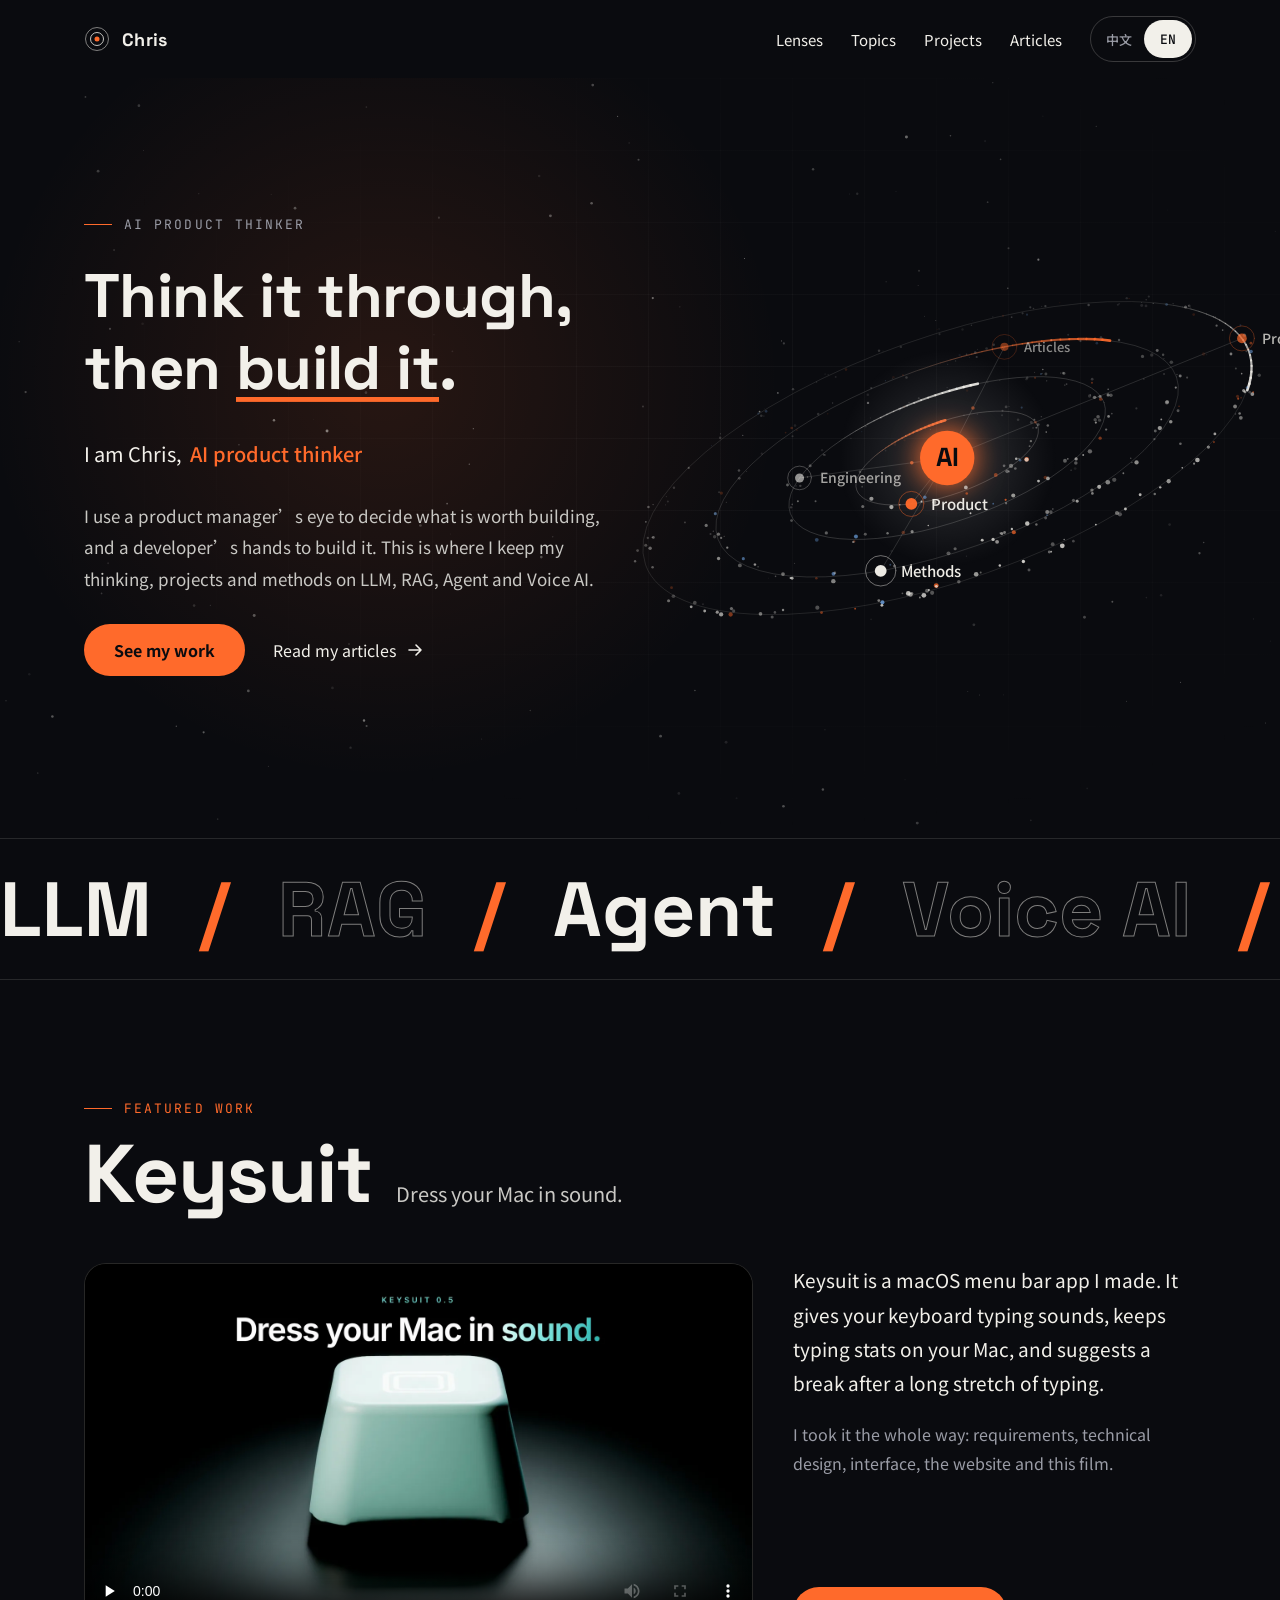
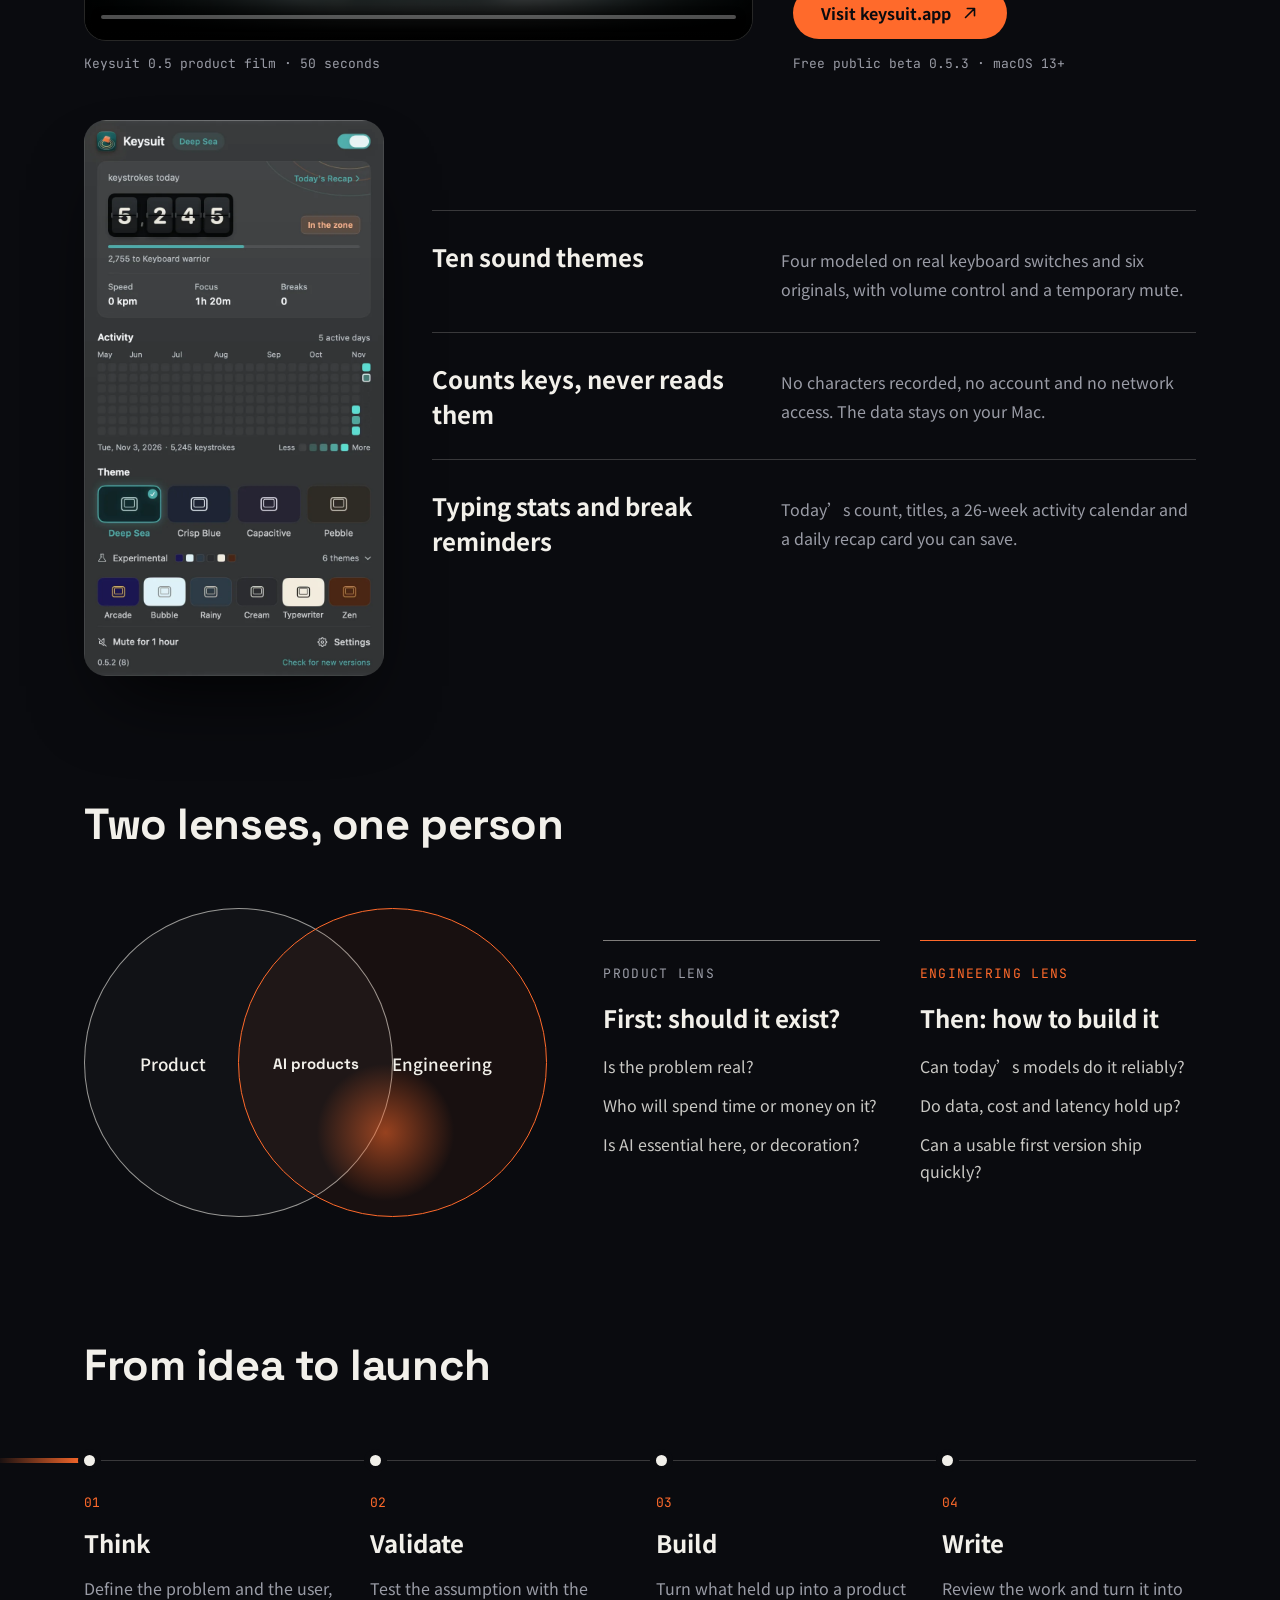
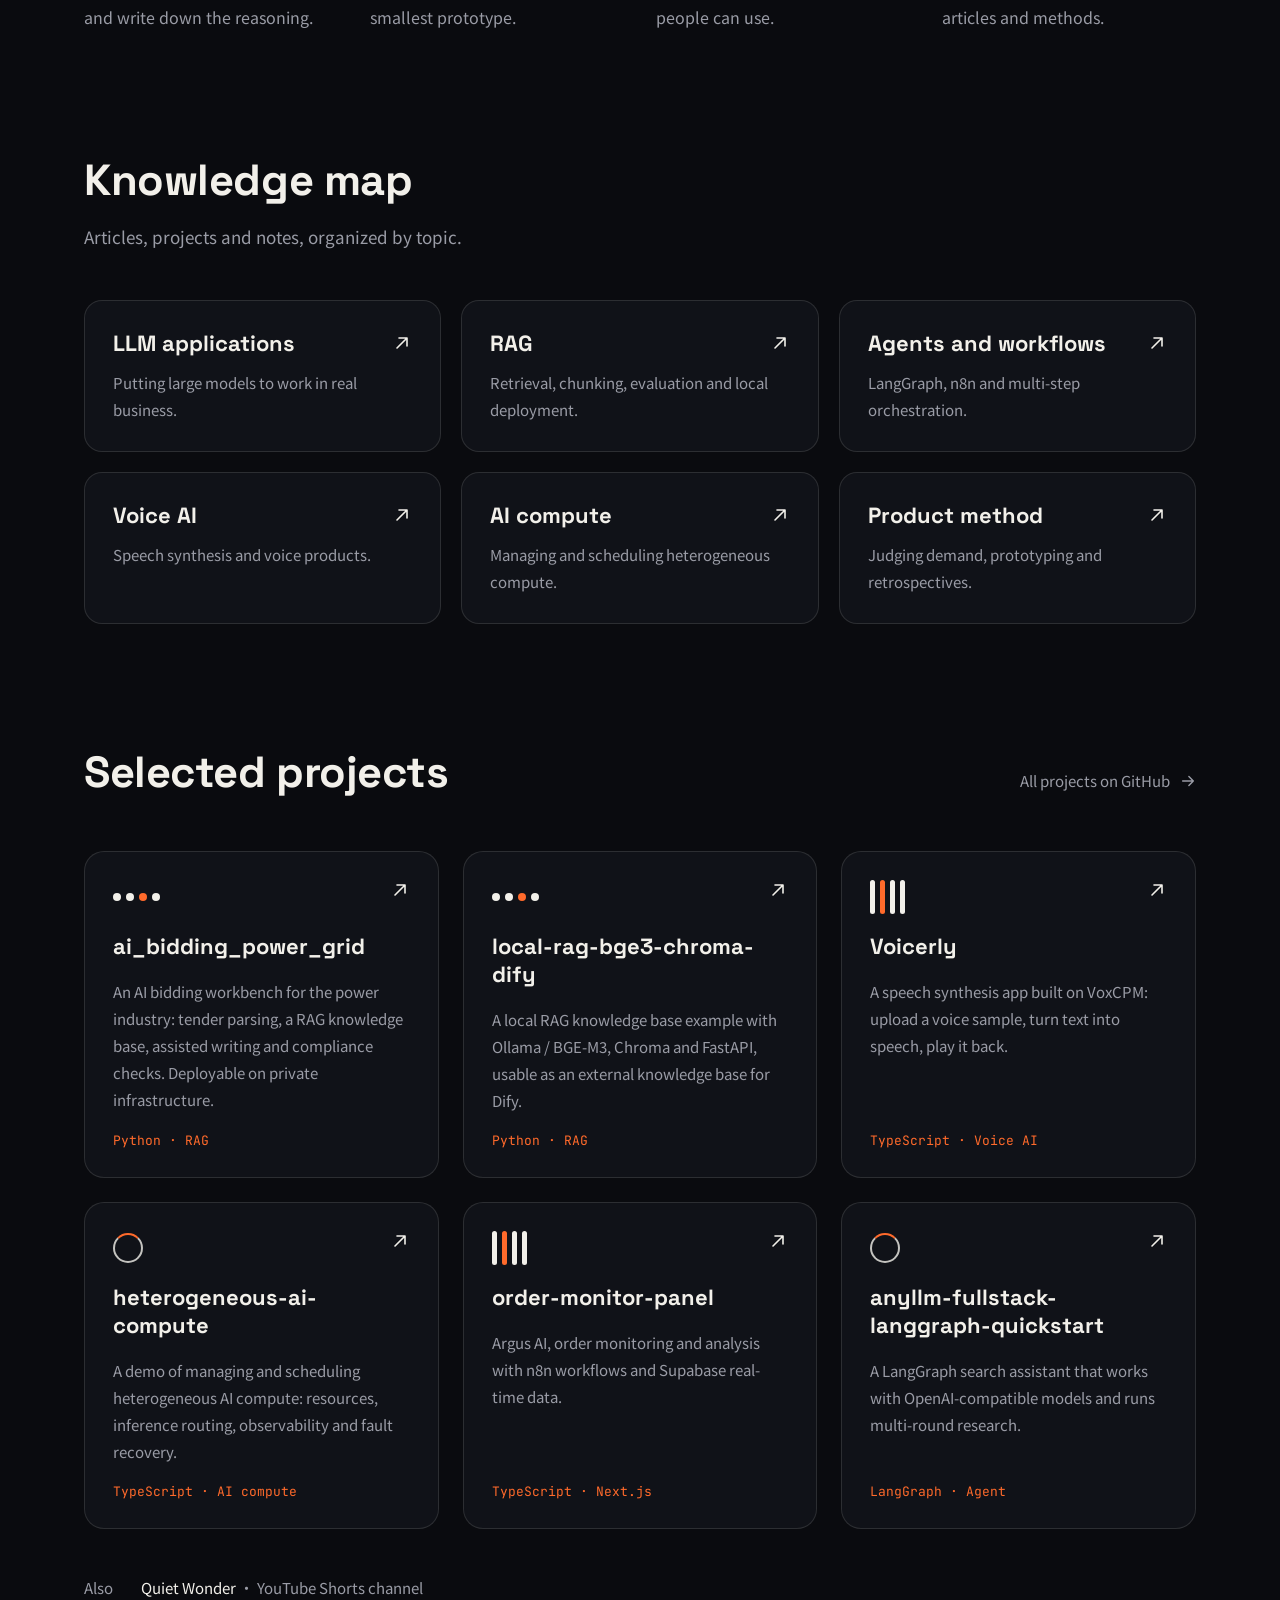
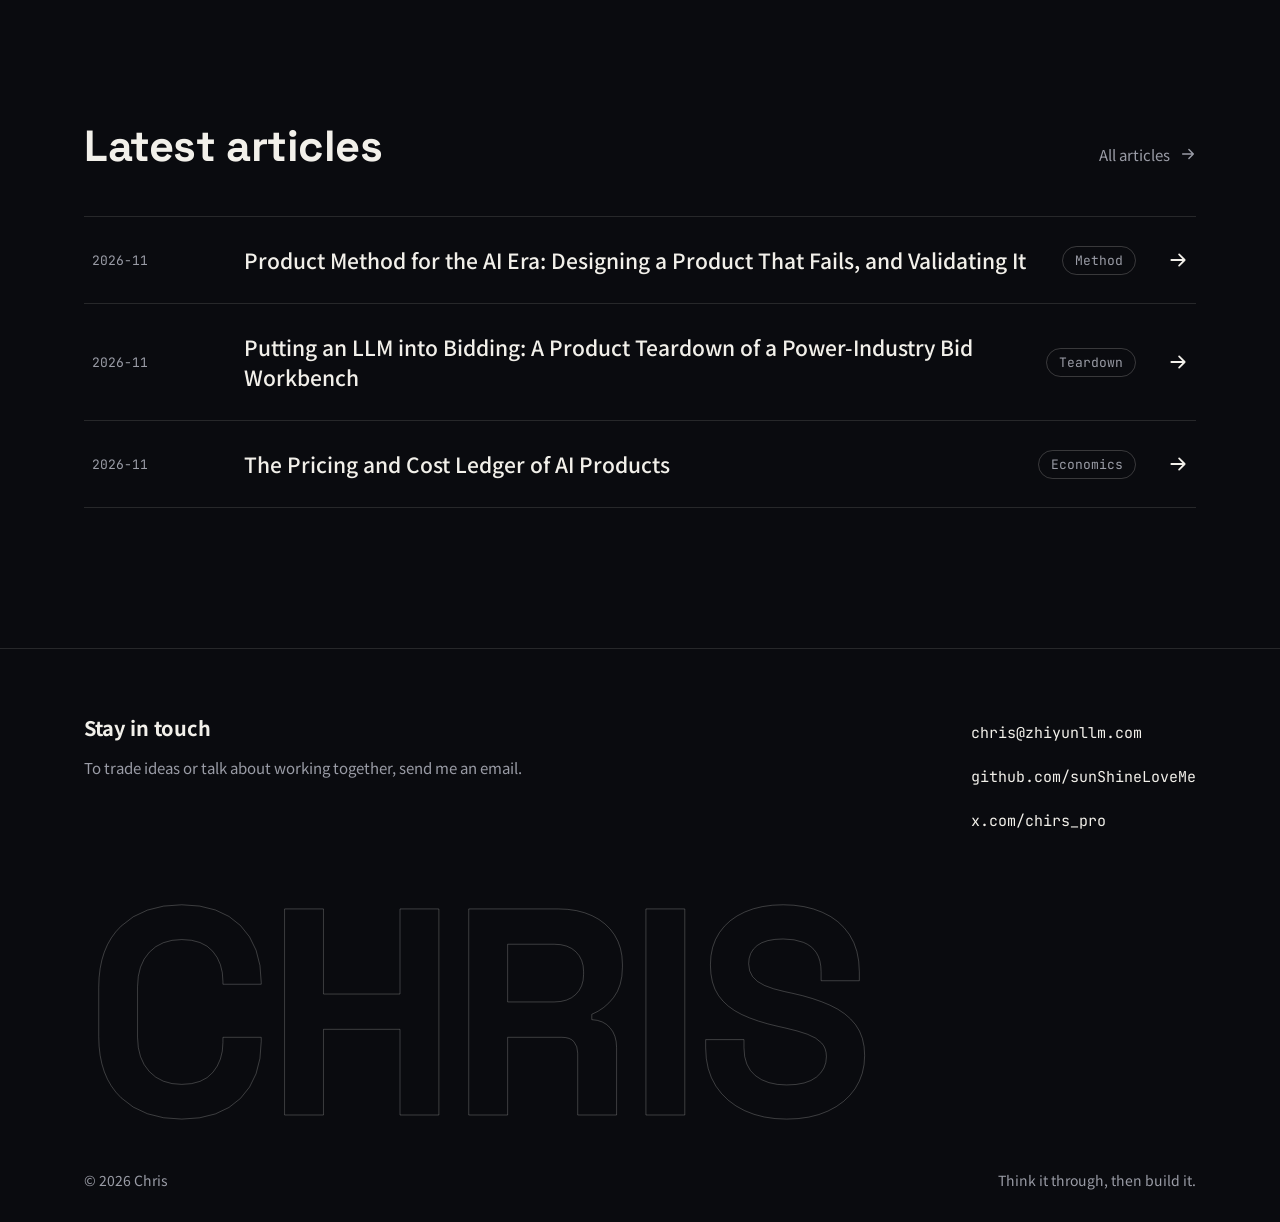
<file: index.html>
<!doctype html>
<html lang="zh-CN">
<head>
<meta charset="utf-8">
<meta name="viewport" content="width=device-width, initial-scale=1">
<title>Chris · AI 产品思考者</title>
<meta name="description" content="Chris，AI 产品思考者：产品经理，也是技术开发者。这里收录我关于 LLM、RAG、Agent 和 Voice AI 的思考、项目与文章。">
<meta name="theme-color" content="#0A0B0F">
<meta name="color-scheme" content="dark">
<link rel="icon" href="data:image/svg+xml,%3Csvg%20xmlns%3D%27http%3A//www.w3.org/2000/svg%27%20viewBox%3D%270%200%2026%2026%27%3E%3Crect%20width%3D%2726%27%20height%3D%2726%27%20rx%3D%276%27%20fill%3D%27%230A0B0F%27/%3E%3Ccircle%20cx%3D%2713%27%20cy%3D%2713%27%20r%3D%279%27%20fill%3D%27none%27%20stroke%3D%27%23F2F0EA%27%20stroke-opacity%3D%27.7%27/%3E%3Ccircle%20cx%3D%2713%27%20cy%3D%2713%27%20r%3D%273%27%20fill%3D%27%23FF6A2B%27/%3E%3C/svg%3E">
<link rel="preconnect" href="https://fonts.googleapis.com">
<link rel="preconnect" href="https://fonts.gstatic.com" crossorigin>
<link rel="stylesheet" href="https://fonts.googleapis.com/css2?family=Space+Grotesk:wght@400;500;700&amp;family=Noto+Sans+SC:wght@400;500;700&amp;family=JetBrains+Mono:wght@400;500&amp;display=swap">
<link rel="stylesheet" href="css/style.css">
</head>
<body>
<div id="root" class="zh" style="background: #0A0B0F; color: #F2F0EA; font-family: 'Noto Sans SC', 'PingFang SC', 'Microsoft YaHei', system-ui, sans-serif; overflow: hidden">

  <header style="position: relative; z-index: 2; max-width: 1240px; margin: 0 auto; padding: 16px clamp(20px, 5vw, 64px); box-sizing: border-box; display: flex; flex-wrap: wrap; align-items: center; justify-content: space-between; gap: 12px">
    <a href="#top" style="display: flex; align-items: center; gap: 12px; min-height: 44px; font-family: 'Space Grotesk', 'Noto Sans SC', sans-serif; font-weight: 700; font-size: 18px; letter-spacing: .02em">
      <svg aria-hidden="true" width="26" height="26" viewBox="0 0 26 26" fill="none"><circle cx="13" cy="13" r="11.5" stroke="#F2F0EA" stroke-opacity=".5"></circle><circle cx="13" cy="13" r="6.5" stroke="#F2F0EA" stroke-opacity=".8"></circle><circle cx="13" cy="13" r="2.5" fill="var(--accent)"></circle></svg>
      Chris
    </a>
    <nav aria-label="主导航" data-i18n-attr="aria-label:nav_label" style="display: flex; flex-wrap: wrap; align-items: center; gap: 4px; font-size: 15px">
      <a class="navlink" href="#lens" style="padding: 12px" data-i18n="nav_lens">视角</a>
      <a class="navlink" href="#map" style="padding: 12px" data-i18n="nav_map">知识</a>
      <a class="navlink" href="#projects" style="padding: 12px" data-i18n="nav_projects">项目</a>
      <a class="navlink" href="#articles" style="padding: 12px" data-i18n="nav_articles">文章</a>
      <div role="group" aria-label="Language / 语言" style="display: flex; align-items: center; margin-left: 12px; padding: 3px; border: 1px solid rgba(242,240,234,.2); border-radius: 999px">
        <button type="button" class="lang on" data-lang="zh" aria-pressed="true">中文</button>
        <button type="button" class="lang" data-lang="en" aria-pressed="false">EN</button>
      </div>
    </nav>
  </header>

  <section id="top" style="position: relative">
    <div class="gridbg" aria-hidden="true" style="position: absolute; inset: 0"></div>
    <div class="spot" aria-hidden="true" style="position: absolute; inset: 0"></div>
    <canvas id="orbit-canvas" aria-hidden="true" style="position: absolute; inset: 0; width: 100%; height: 100%; display: block"></canvas>
    <div style="position: relative; max-width: 1240px; margin: 0 auto; padding: 72px clamp(20px, 5vw, 64px) 96px; box-sizing: border-box; display: flex; align-items: center; min-height: 760px">
      <div style="max-width: 620px; min-width: 0; display: flex; flex-direction: column; gap: 30px">
        <p class="fade" style="margin: 0; display: flex; align-items: center; gap: 12px; font-family: 'JetBrains Mono', 'Noto Sans SC', monospace; font-size: 13px; letter-spacing: .16em; color: #9A9CA6">
          <span aria-hidden="true" style="width: 28px; height: 1px; background: var(--accent)"></span><span data-i18n="role">AI 产品思考者</span>
        </p>
        <h1 style="margin: 0; font-family: 'Space Grotesk', 'Noto Sans SC', sans-serif; font-weight: 700; font-size: clamp(48px, 7.6vw, 112px); line-height: 1.1; letter-spacing: -.01em">
          <span class="ln"><span data-i18n="h1a">想清楚，</span></span>
          <span class="ln d2"><span><span data-i18n="h1pre">再</span><span class="mark" data-i18n="h1mark">做出来</span><span data-i18n="h1post">。</span></span></span>
        </h1>
        <p class="fade" style="margin: 0; display: flex; flex-wrap: wrap; gap: 0 .4em; font-size: 20px; line-height: 1.6em">
          <span data-i18n="iam">我是 Chris，</span>
          <span class="rot" style="color: var(--accent)"><span><b data-i18n="r1">AI 产品思考者</b><b data-i18n="r2">产品经理</b><b data-i18n="r3">技术开发者</b><b aria-hidden="true" data-i18n="r1">AI 产品思考者</b></span></span>
        </p>
        <p class="fade" style="margin: 0; max-width: 32em; font-size: 17px; line-height: 1.85; color: #C9C8C4; text-wrap: pretty" data-i18n="intro">用产品经理的眼光判断什么值得做，用开发者的双手把它做出来。这里收录我关于 LLM、RAG、Agent 和 Voice AI 的思考、项目与方法。</p>
        <div class="fade" style="display: flex; flex-wrap: wrap; align-items: center; gap: 28px">
          <a class="btn" href="#keysuit" style="display: inline-flex; align-items: center; min-height: 52px; padding: 0 30px; box-sizing: border-box; border-radius: 999px; background: var(--accent); color: #0A0B0F; font-weight: 700; font-size: 16px" data-i18n="see">看看我做过什么</a>
          <a class="ghost" href="#articles" style="display: inline-flex; align-items: center; gap: 10px; min-height: 44px; font-size: 16px">
            <span data-i18n="read">读我的文章</span>
            <svg aria-hidden="true" width="18" height="18" viewBox="0 0 18 18" fill="none" stroke="currentColor" stroke-width="1.6" stroke-linecap="round" stroke-linejoin="round"><path d="M3 9h12M10 4l5 5-5 5"></path></svg>
          </a>
        </div>
      </div>
    </div>
  </section>

  <div aria-hidden="true" style="position: relative; border-top: 1px solid rgba(242,240,234,.12); border-bottom: 1px solid rgba(242,240,234,.12); padding: 28px 0; overflow: hidden; background: #0A0B0F">
    <div class="mq" style="font-family: 'Space Grotesk', 'Noto Sans SC', sans-serif; font-weight: 700; font-size: clamp(40px, 6vw, 80px); line-height: 1.1; white-space: nowrap">
      <div style="display: flex; align-items: center; gap: 48px; padding-right: 48px">
        <span>LLM</span><span style="color: var(--accent)">/</span><span class="outline">RAG</span><span style="color: var(--accent)">/</span><span>Agent</span><span style="color: var(--accent)">/</span><span class="outline">Voice AI</span><span style="color: var(--accent)">/</span><span>Python</span><span style="color: var(--accent)">/</span><span class="outline">TypeScript</span><span style="color: var(--accent)">/</span>
      </div>
      <div style="display: flex; align-items: center; gap: 48px; padding-right: 48px">
        <span>LLM</span><span style="color: var(--accent)">/</span><span class="outline">RAG</span><span style="color: var(--accent)">/</span><span>Agent</span><span style="color: var(--accent)">/</span><span class="outline">Voice AI</span><span style="color: var(--accent)">/</span><span>Python</span><span style="color: var(--accent)">/</span><span class="outline">TypeScript</span><span style="color: var(--accent)">/</span>
      </div>
    </div>
  </div>

  <section id="keysuit" style="max-width: 1240px; margin: 0 auto; padding: 120px clamp(20px, 5vw, 64px) 0; box-sizing: border-box; display: flex; flex-direction: column; gap: 48px">
    <div class="rv" style="display: flex; flex-direction: column; gap: 16px">
      <p style="margin: 0; display: flex; align-items: center; gap: 12px; font-family: 'JetBrains Mono', 'Noto Sans SC', monospace; font-size: 13px; letter-spacing: .16em; color: var(--accent)"><span aria-hidden="true" style="width: 28px; height: 1px; background: var(--accent)"></span><span data-i18n="ks_k">代表作品</span></p>
      <div style="display: flex; flex-wrap: wrap; align-items: baseline; gap: 8px 24px">
        <h2 style="margin: 0; font-family: 'Space Grotesk', 'Noto Sans SC', sans-serif; font-weight: 700; font-size: clamp(44px, 6.4vw, 92px); line-height: 1; letter-spacing: -.02em">Keysuit</h2>
        <p style="margin: 0; font-size: 20px; color: #C9C8C4" data-i18n="ks_tag">给你的 Mac 换一身声音。</p>
      </div>
    </div>
    <div class="rv" style="display: flex; flex-wrap: wrap; align-items: stretch; gap: 40px">
      <figure class="vid" style="flex: 1.8 1 520px; min-width: 0; margin: 0; display: flex; flex-direction: column; gap: 14px">
        <div style="position: relative; aspect-ratio: 16 / 9; border: 1px solid rgba(242,240,234,.16); border-radius: 22px; overflow: hidden; background: #000">
          <video controls="controls" preload="none" poster="assets/keysuit/poster.webp" src="assets/keysuit/keysuit-film-0.5-720.mp4" aria-label="Keysuit 0.5 产品影片 · 50 秒" data-i18n-attr="aria-label:ks_video" style="position: absolute; inset: 0; width: 100%; height: 100%; display: block; object-fit: cover; background: #000"></video>
        </div>
        <figcaption style="font-family: 'JetBrains Mono', 'Noto Sans SC', monospace; font-size: 13px; color: #9A9CA6" data-i18n="ks_video">Keysuit 0.5 产品影片 · 50 秒</figcaption>
      </figure>
      <div style="flex: 1 1 320px; min-width: 0; display: flex; flex-direction: column; justify-content: space-between; gap: 32px">
        <div style="display: flex; flex-direction: column; gap: 20px">
          <p style="margin: 0; font-size: 19px; line-height: 1.8; text-wrap: pretty" data-i18n="ks_d">Keysuit（声装）是我做的一款 macOS 菜单栏 App：给键盘配上打字音，在本机统计打字量，连续打字太久时提醒你休息。</p>
          <p style="margin: 0; font-size: 16px; line-height: 1.8; color: #9A9CA6; text-wrap: pretty" data-i18n="ks_d2">从需求文档、技术方案、界面设计到官网和这支影片，我完整走了一遍。</p>
        </div>
        <div style="display: flex; flex-direction: column; gap: 16px">
          <a class="btn" href="https://keysuit.app/" style="align-self: flex-start; display: inline-flex; align-items: center; gap: 10px; min-height: 52px; padding: 0 28px; box-sizing: border-box; border-radius: 999px; background: var(--accent); color: #0A0B0F; font-weight: 700; font-size: 16px"><span data-i18n="ks_site">访问 keysuit.app</span>
            <svg aria-hidden="true" width="18" height="18" viewBox="0 0 20 20" fill="none" stroke="currentColor" stroke-width="1.8" stroke-linecap="round" stroke-linejoin="round"><path d="M5 15L15 5M7 5h8v8"></path></svg>
          </a>
          <span style="font-family: 'JetBrains Mono', 'Noto Sans SC', monospace; font-size: 13px; color: #9A9CA6" data-i18n="ks_meta">免费公开测试版 0.5.3 · macOS 13+</span>
        </div>
      </div>
    </div>
    <div class="rv" style="display: flex; flex-wrap: wrap; align-items: center; gap: 48px">
      <div class="shot" style="flex: 0 1 300px; min-width: 0; margin: 0 auto">
        <img data-only="zh" src="assets/keysuit/panel-zh.webp" alt="声装菜单栏面板：今日敲击 4,259、26 周活跃度和主题选择" width="800" height="1484" style="display: block; width: 100%; height: auto; border-radius: 22px; box-shadow: 0 40px 80px -30px rgba(0,0,0,.9)">
        <img data-only="en" src="assets/keysuit/panel-en.webp" alt="Keysuit menu bar panel with today's keystroke count, a 26-week activity calendar and the theme picker" width="800" height="1484" style="display: block; width: 100%; height: auto; border-radius: 22px; box-shadow: 0 40px 80px -30px rgba(0,0,0,.9)">
      </div>
      <ul style="flex: 2 1 420px; min-width: 0; list-style: none; margin: 0; padding: 0; display: flex; flex-direction: column" data-list="ksFeatures">
      </ul>
    </div>
  </section>

  <section id="lens" style="max-width: 1240px; margin: 0 auto; padding: 120px clamp(20px, 5vw, 64px) 0; box-sizing: border-box; display: flex; flex-direction: column; gap: 56px">
    <h2 class="rv" style="margin: 0; font-family: 'Space Grotesk', 'Noto Sans SC', sans-serif; font-weight: 700; font-size: clamp(28px, 3.4vw, 44px); letter-spacing: -.01em" data-i18n="lens_h">两种视角，一个人</h2>
    <div class="rv" style="display: flex; flex-wrap: wrap; align-items: center; gap: 56px">
      <div aria-hidden="true" style="flex: 1 1 340px; min-width: 0; max-width: 480px; margin: 0 auto; aspect-ratio: 3 / 2; position: relative">
        <div class="va" style="position: absolute; left: 0; top: 0; height: 100%; aspect-ratio: 1 / 1; box-sizing: border-box; border-radius: 50%; border: 1px solid rgba(242,240,234,.6); background: rgba(242,240,234,.03)"></div>
        <div class="vb" style="position: absolute; right: 0; top: 0; height: 100%; aspect-ratio: 1 / 1; box-sizing: border-box; border-radius: 50%; border: 1px solid var(--accent); background: color-mix(in srgb, var(--accent) 6%, transparent)"></div>
        <div class="vglow" style="position: absolute; left: 50%; top: 50%; width: 30%; aspect-ratio: 1 / 1; border-radius: 50%; background: radial-gradient(circle, color-mix(in srgb, var(--accent) 55%, transparent), transparent 70%)"></div>
        <span style="position: absolute; left: 12%; top: 50%; transform: translateY(-50%); font-size: 17px; font-weight: 500" data-i18n="v_a">产品</span>
        <span style="position: absolute; right: 12%; top: 50%; transform: translateY(-50%); font-size: 17px; font-weight: 500" data-i18n="v_b">技术</span>
        <span style="position: absolute; left: 50%; top: 50%; transform: translate(-50%, -50%); font-family: 'Space Grotesk', 'Noto Sans SC', sans-serif; font-size: 15px; font-weight: 700; white-space: nowrap" data-i18n="v_c">AI 产品</span>
      </div>
      <div style="flex: 1.4 1 420px; min-width: 0; display: grid; grid-template-columns: repeat(auto-fit, minmax(min(240px, 100%), 1fr)); gap: 40px">
        <div style="display: flex; flex-direction: column; gap: 18px; border-top: 1px solid rgba(242,240,234,.5); padding-top: 24px">
          <p style="margin: 0; font-family: 'JetBrains Mono', 'Noto Sans SC', monospace; font-size: 13px; letter-spacing: .1em; color: #9A9CA6" data-i18n="pl_k">产品视角</p>
          <h3 style="margin: 0; font-size: 24px; font-weight: 700" data-i18n="pl_h">先问该不该做</h3>
          <ul style="list-style: none; margin: 0; padding: 0; display: flex; flex-direction: column; gap: 12px; font-size: 16px; line-height: 1.7; color: #C9C8C4">
            <li data-i18n="pl_1">这个问题真的存在吗？</li><li data-i18n="pl_2">谁会为它付出时间或钱？</li><li data-i18n="pl_3">AI 在这里是必需，还是装饰？</li>
          </ul>
        </div>
        <div style="display: flex; flex-direction: column; gap: 18px; border-top: 1px solid var(--accent); padding-top: 24px">
          <p style="margin: 0; font-family: 'JetBrains Mono', 'Noto Sans SC', monospace; font-size: 13px; letter-spacing: .1em; color: var(--accent)" data-i18n="el_k">技术视角</p>
          <h3 style="margin: 0; font-size: 24px; font-weight: 700" data-i18n="el_h">再问怎么做成</h3>
          <ul style="list-style: none; margin: 0; padding: 0; display: flex; flex-direction: column; gap: 12px; font-size: 16px; line-height: 1.7; color: #C9C8C4">
            <li data-i18n="el_1">现有模型能稳定做到吗？</li><li data-i18n="el_2">数据、成本和延迟撑得住吗？</li><li data-i18n="el_3">能不能先做出一个可用的最小版本？</li>
          </ul>
        </div>
      </div>
    </div>
  </section>

  <section id="method" style="max-width: 1240px; margin: 0 auto; padding: 120px clamp(20px, 5vw, 64px) 0; box-sizing: border-box; display: flex; flex-direction: column; gap: 56px">
    <h2 class="rv" style="margin: 0; font-family: 'Space Grotesk', 'Noto Sans SC', sans-serif; font-weight: 700; font-size: clamp(28px, 3.4vw, 44px); letter-spacing: -.01em" data-i18n="method_h">从想法到上线</h2>
    <div class="rv" style="position: relative; padding-top: 6px">
      <div aria-hidden="true" style="position: absolute; left: 0; right: 0; top: 11px; height: 1px; background: rgba(242,240,234,.2)">
        <div class="runner" style="position: absolute; top: -2px; width: 90px; height: 5px; margin-left: -90px; border-radius: 3px; background: linear-gradient(90deg, transparent, var(--accent))"></div>
      </div>
      <ol style="list-style: none; margin: 0; padding: 0; display: grid; grid-template-columns: repeat(auto-fit, minmax(min(220px, 100%), 1fr)); gap: 40px 32px" data-list="steps">
      </ol>
    </div>
  </section>

  <section id="map" style="max-width: 1240px; margin: 0 auto; padding: 120px clamp(20px, 5vw, 64px) 0; box-sizing: border-box; display: flex; flex-direction: column; gap: 48px">
    <div class="rv" style="display: flex; flex-direction: column; gap: 14px">
      <h2 style="margin: 0; font-family: 'Space Grotesk', 'Noto Sans SC', sans-serif; font-weight: 700; font-size: clamp(28px, 3.4vw, 44px); letter-spacing: -.01em" data-i18n="map_h">知识地图</h2>
      <p style="margin: 0; font-size: 17px; line-height: 1.8; color: #9A9CA6" data-i18n="map_p">按主题整理的文章、项目和笔记。</p>
    </div>
    <div class="rv" data-glow style="display: grid; grid-template-columns: repeat(auto-fit, minmax(min(300px, 100%), 1fr)); gap: 20px" data-list="topics">
    </div>
  </section>

  <section id="projects" style="max-width: 1240px; margin: 0 auto; padding: 120px clamp(20px, 5vw, 64px) 0; box-sizing: border-box; display: flex; flex-direction: column; gap: 48px">
    <div class="rv" style="display: flex; flex-wrap: wrap; align-items: baseline; justify-content: space-between; gap: 16px">
      <h2 style="margin: 0; font-family: 'Space Grotesk', 'Noto Sans SC', sans-serif; font-weight: 700; font-size: clamp(28px, 3.4vw, 44px); letter-spacing: -.01em" data-i18n="proj_h">精选项目</h2>
      <a class="ghost" href="https://github.com/sunShineLoveMe" style="display: inline-flex; align-items: center; gap: 10px; min-height: 44px; font-size: 15px; color: #9A9CA6"><span data-i18n="proj_all">GitHub 全部项目</span>
        <svg aria-hidden="true" width="16" height="16" viewBox="0 0 18 18" fill="none" stroke="currentColor" stroke-width="1.6" stroke-linecap="round" stroke-linejoin="round"><path d="M3 9h12M10 4l5 5-5 5"></path></svg>
      </a>
    </div>
    <div class="rv" data-glow style="display: grid; grid-template-columns: repeat(auto-fit, minmax(min(320px, 100%), 1fr)); gap: 24px" data-list="projects">
    </div>
    <p class="rv" style="margin: 0; display: flex; flex-wrap: wrap; gap: 8px 28px; font-size: 15px; color: #9A9CA6">
      <span data-i18n="also">其他作品</span>
      <span><span style="color: #F2F0EA">Quiet Wonder</span> · <span data-i18n="also_q">YouTube Shorts 频道</span></span>
    </p>
  </section>

  <section id="articles" style="max-width: 1240px; margin: 0 auto; padding: 120px clamp(20px, 5vw, 64px) 0; box-sizing: border-box; display: flex; flex-direction: column; gap: 40px">
    <div class="rv" style="display: flex; flex-wrap: wrap; align-items: baseline; justify-content: space-between; gap: 16px">
      <h2 style="margin: 0; font-family: 'Space Grotesk', 'Noto Sans SC', sans-serif; font-weight: 700; font-size: clamp(28px, 3.4vw, 44px); letter-spacing: -.01em" data-i18n="art_h">最新文章</h2>
      <a class="ghost" href="#articles" style="display: inline-flex; align-items: center; gap: 10px; min-height: 44px; font-size: 15px; color: #9A9CA6"><span data-i18n="art_all">全部文章</span>
        <svg aria-hidden="true" width="16" height="16" viewBox="0 0 18 18" fill="none" stroke="currentColor" stroke-width="1.6" stroke-linecap="round" stroke-linejoin="round"><path d="M3 9h12M10 4l5 5-5 5"></path></svg>
      </a>
    </div>
    <div class="rv" style="display: flex; flex-direction: column; border-top: 1px solid rgba(242,240,234,.12)" data-list="articles">
    </div>
  </section>

  <footer id="contact" style="position: relative; margin-top: 140px; border-top: 1px solid rgba(242,240,234,.12)">
    <div style="max-width: 1240px; margin: 0 auto; padding: 64px clamp(20px, 5vw, 64px) 0; box-sizing: border-box; display: flex; flex-wrap: wrap; align-items: flex-start; justify-content: space-between; gap: 32px">
      <div style="display: flex; flex-direction: column; gap: 12px; max-width: 30em">
        <h2 style="margin: 0; font-size: 20px; font-weight: 700" data-i18n="contact_h">保持联系</h2>
        <p style="margin: 0; font-size: 15px; line-height: 1.8; color: #9A9CA6" data-i18n="contact_p">想交流想法，或者聊聊合作，发邮件给我就行。</p>
      </div>
      <div style="display: flex; flex-direction: column; gap: 4px; font-family: 'JetBrains Mono', monospace; font-size: 15px">
        <a href="mailto:chris@zhiyunllm.com" style="padding: 10px 0">chris@zhiyunllm.com</a>
        <a href="https://github.com/sunShineLoveMe" style="padding: 10px 0">github.com/sunShineLoveMe</a>
        <a href="https://x.com/chirs_pro" style="padding: 10px 0">x.com/chirs_pro</a>
      </div>
    </div>
    <div class="word" aria-hidden="true" style="max-width: 1240px; margin: 0 auto; padding: 40px clamp(20px, 5vw, 64px) 0; box-sizing: border-box; font-family: 'Space Grotesk', sans-serif; font-weight: 700; font-size: clamp(88px, 23vw, 330px); line-height: .9; letter-spacing: -.03em; white-space: nowrap">CHRIS</div>
    <div style="max-width: 1240px; margin: 0 auto; padding: 24px clamp(20px, 5vw, 64px) 32px; box-sizing: border-box; display: flex; flex-wrap: wrap; justify-content: space-between; gap: 12px; font-size: 14px; color: #9A9CA6">
      <span>© 2026 Chris</span>
      <span data-i18n="foot">想清楚，再做出来。</span>
    </div>
  </footer>

</div>
<script src="js/main.js"></script>
</body>
</html>
</file>
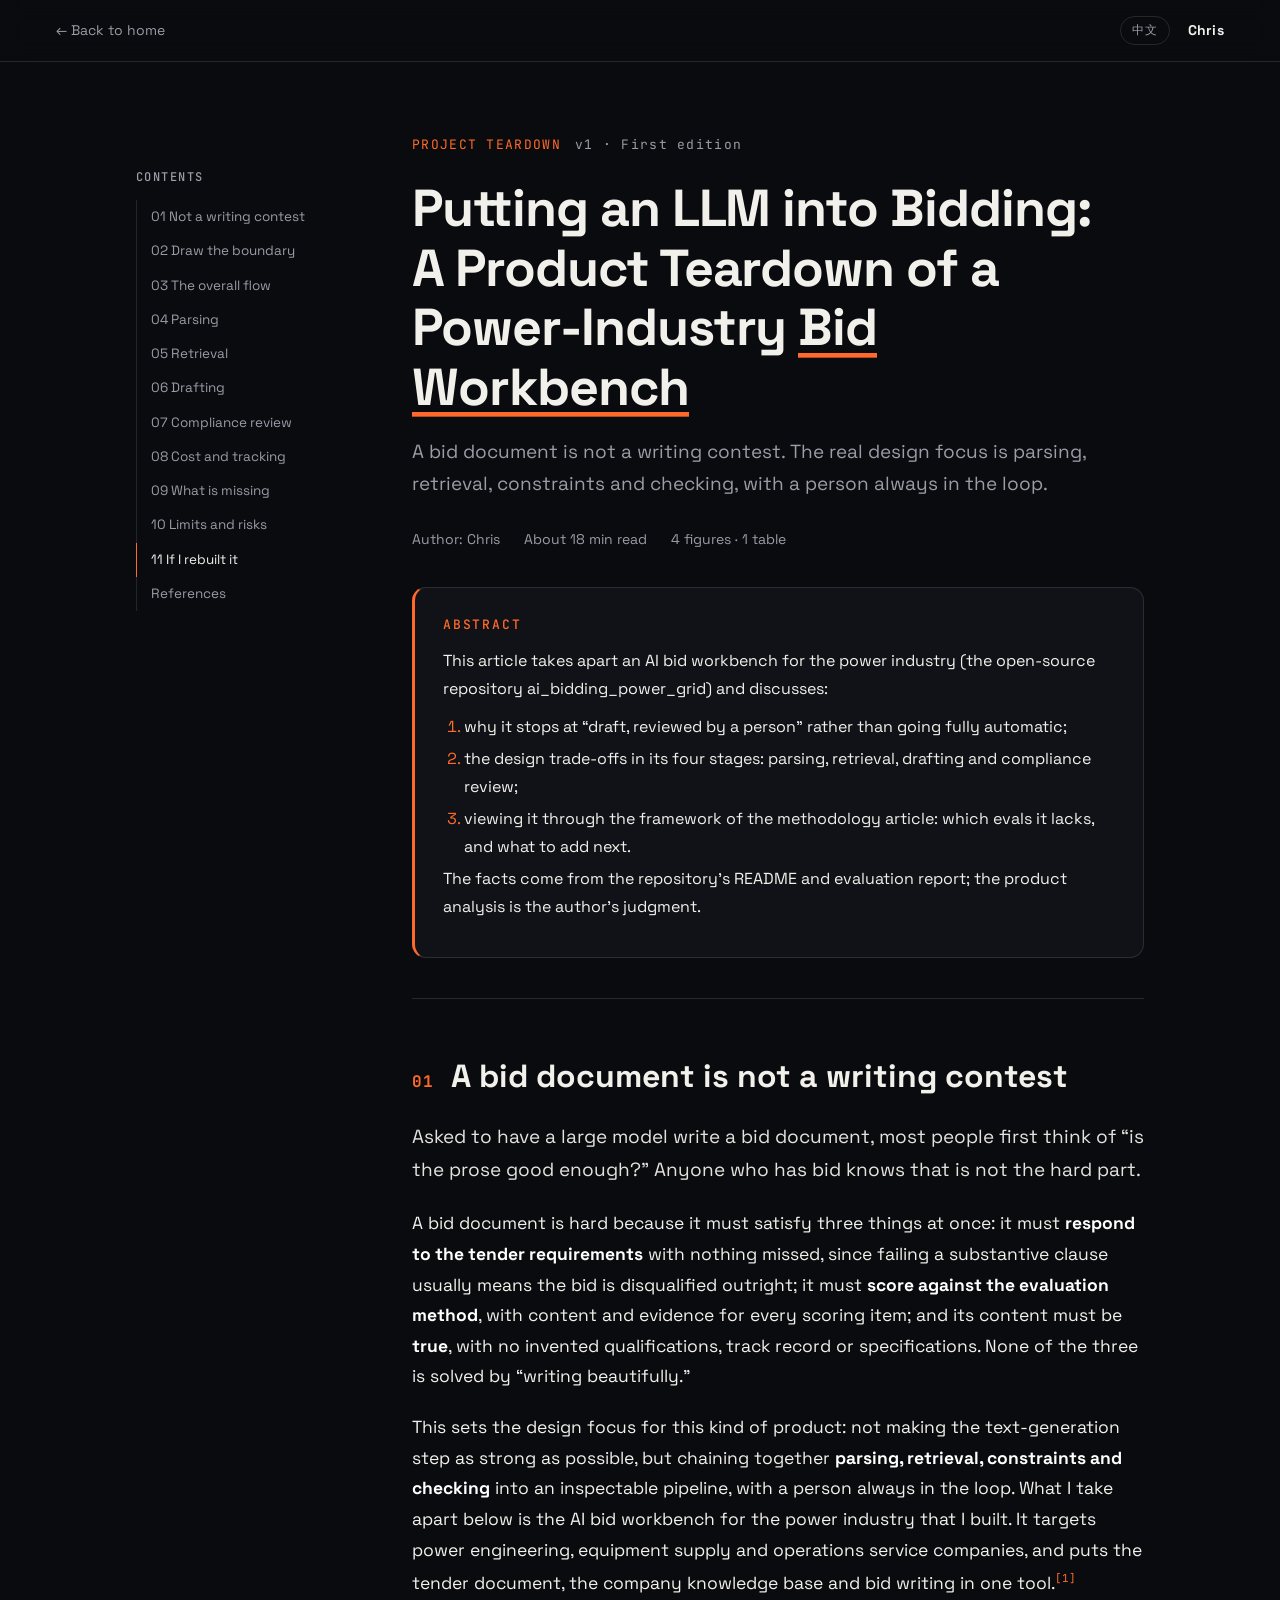
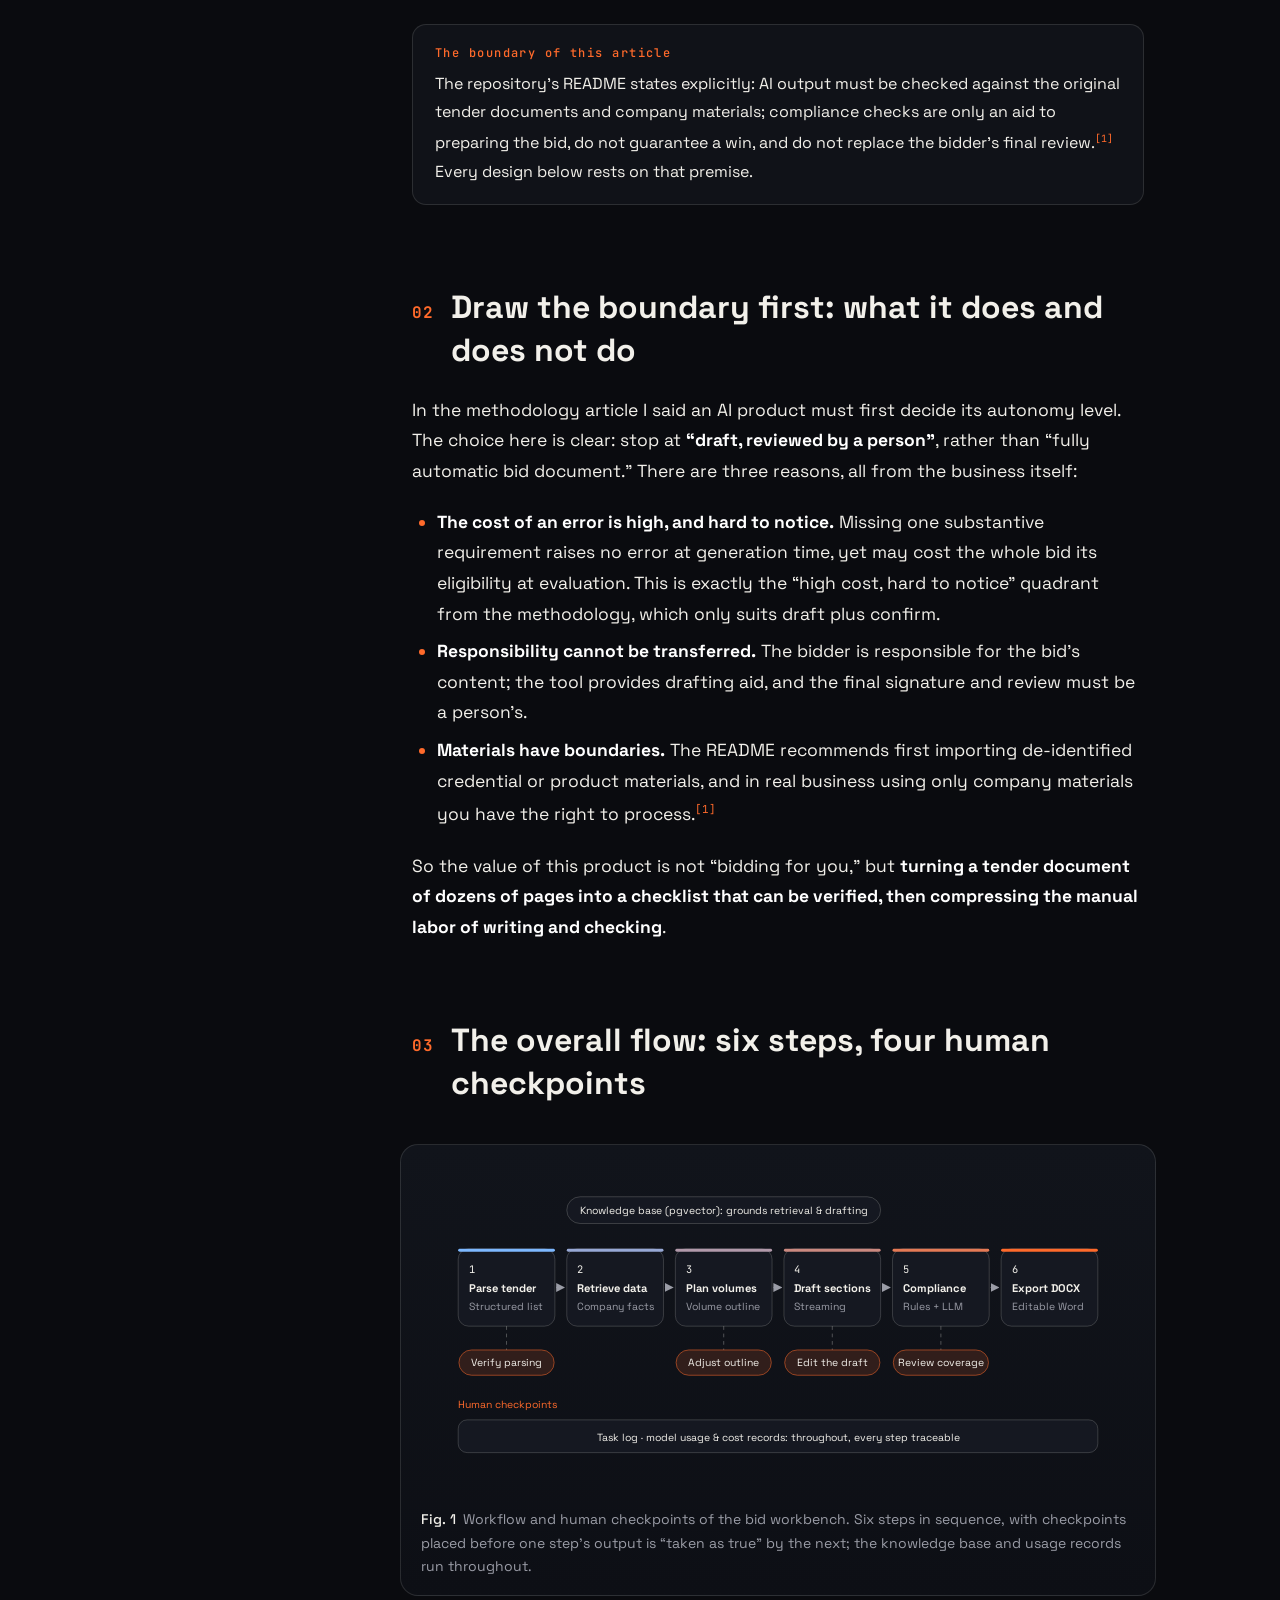
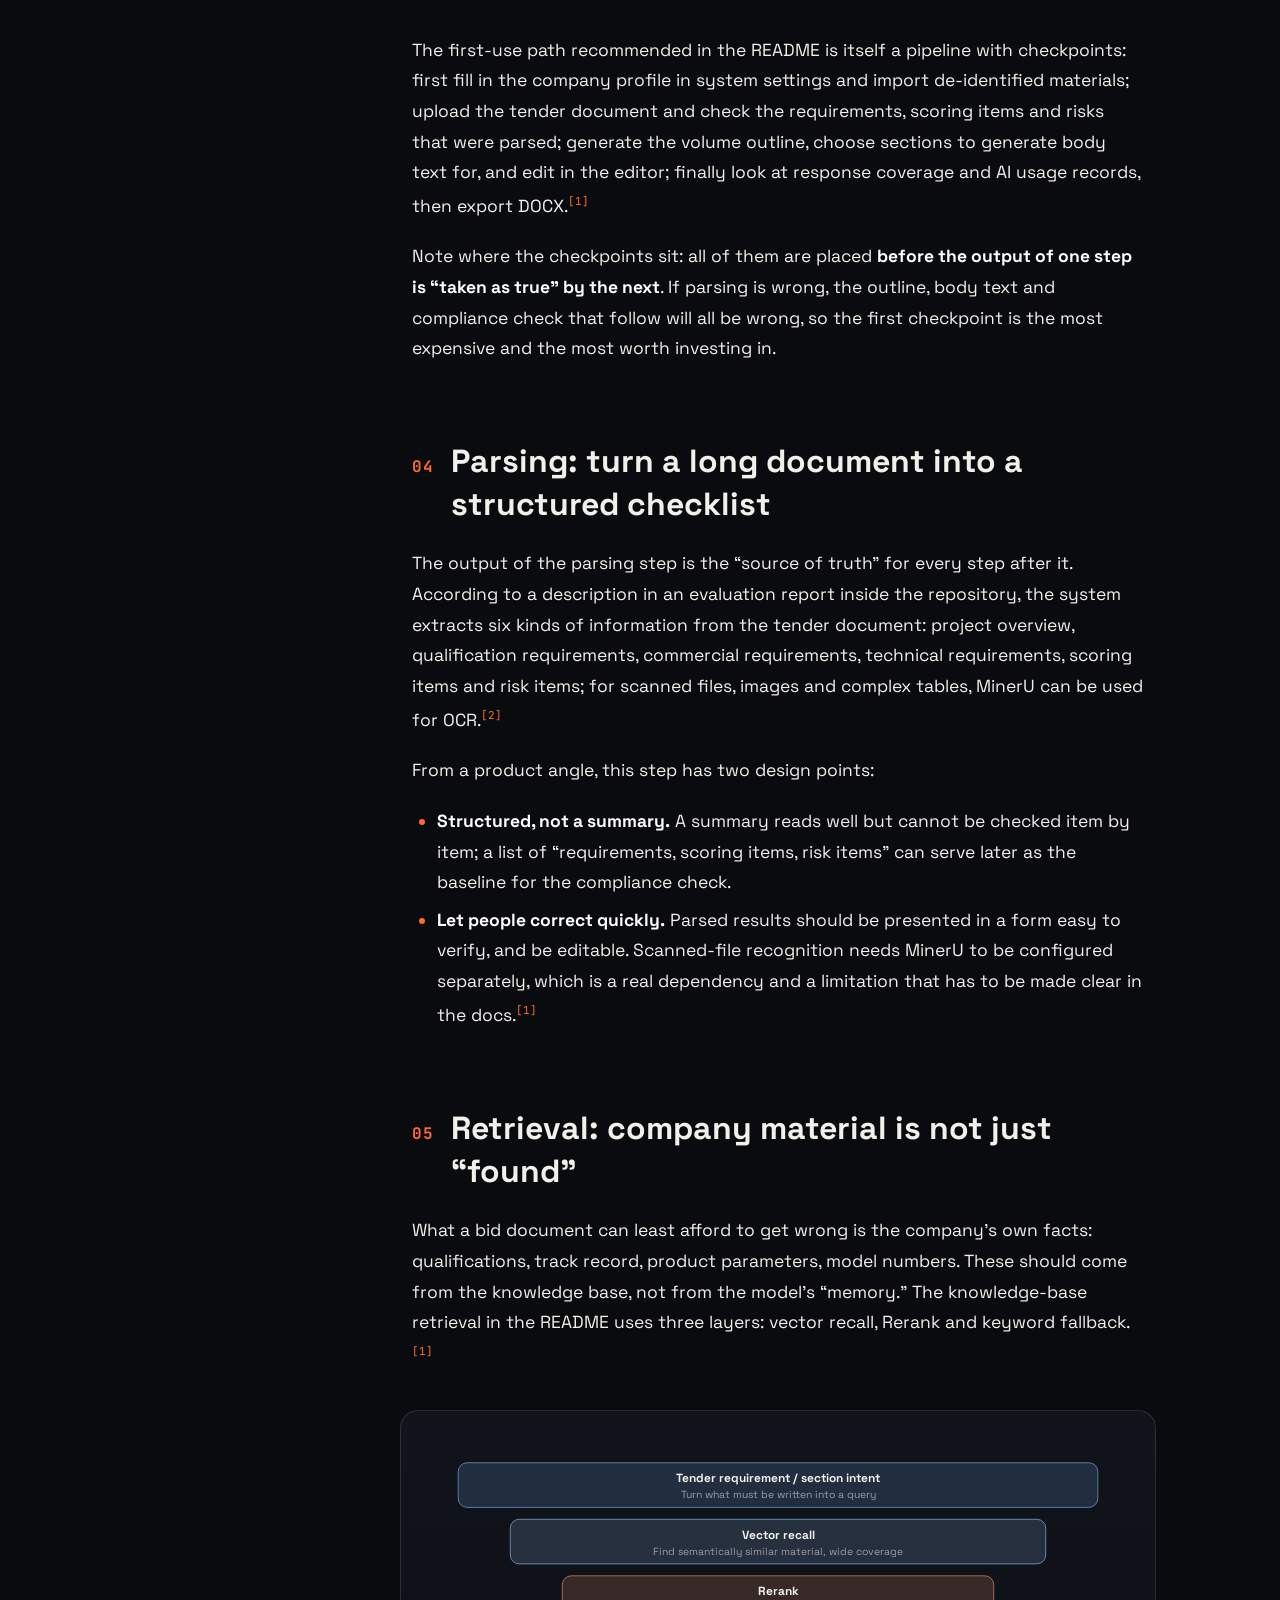
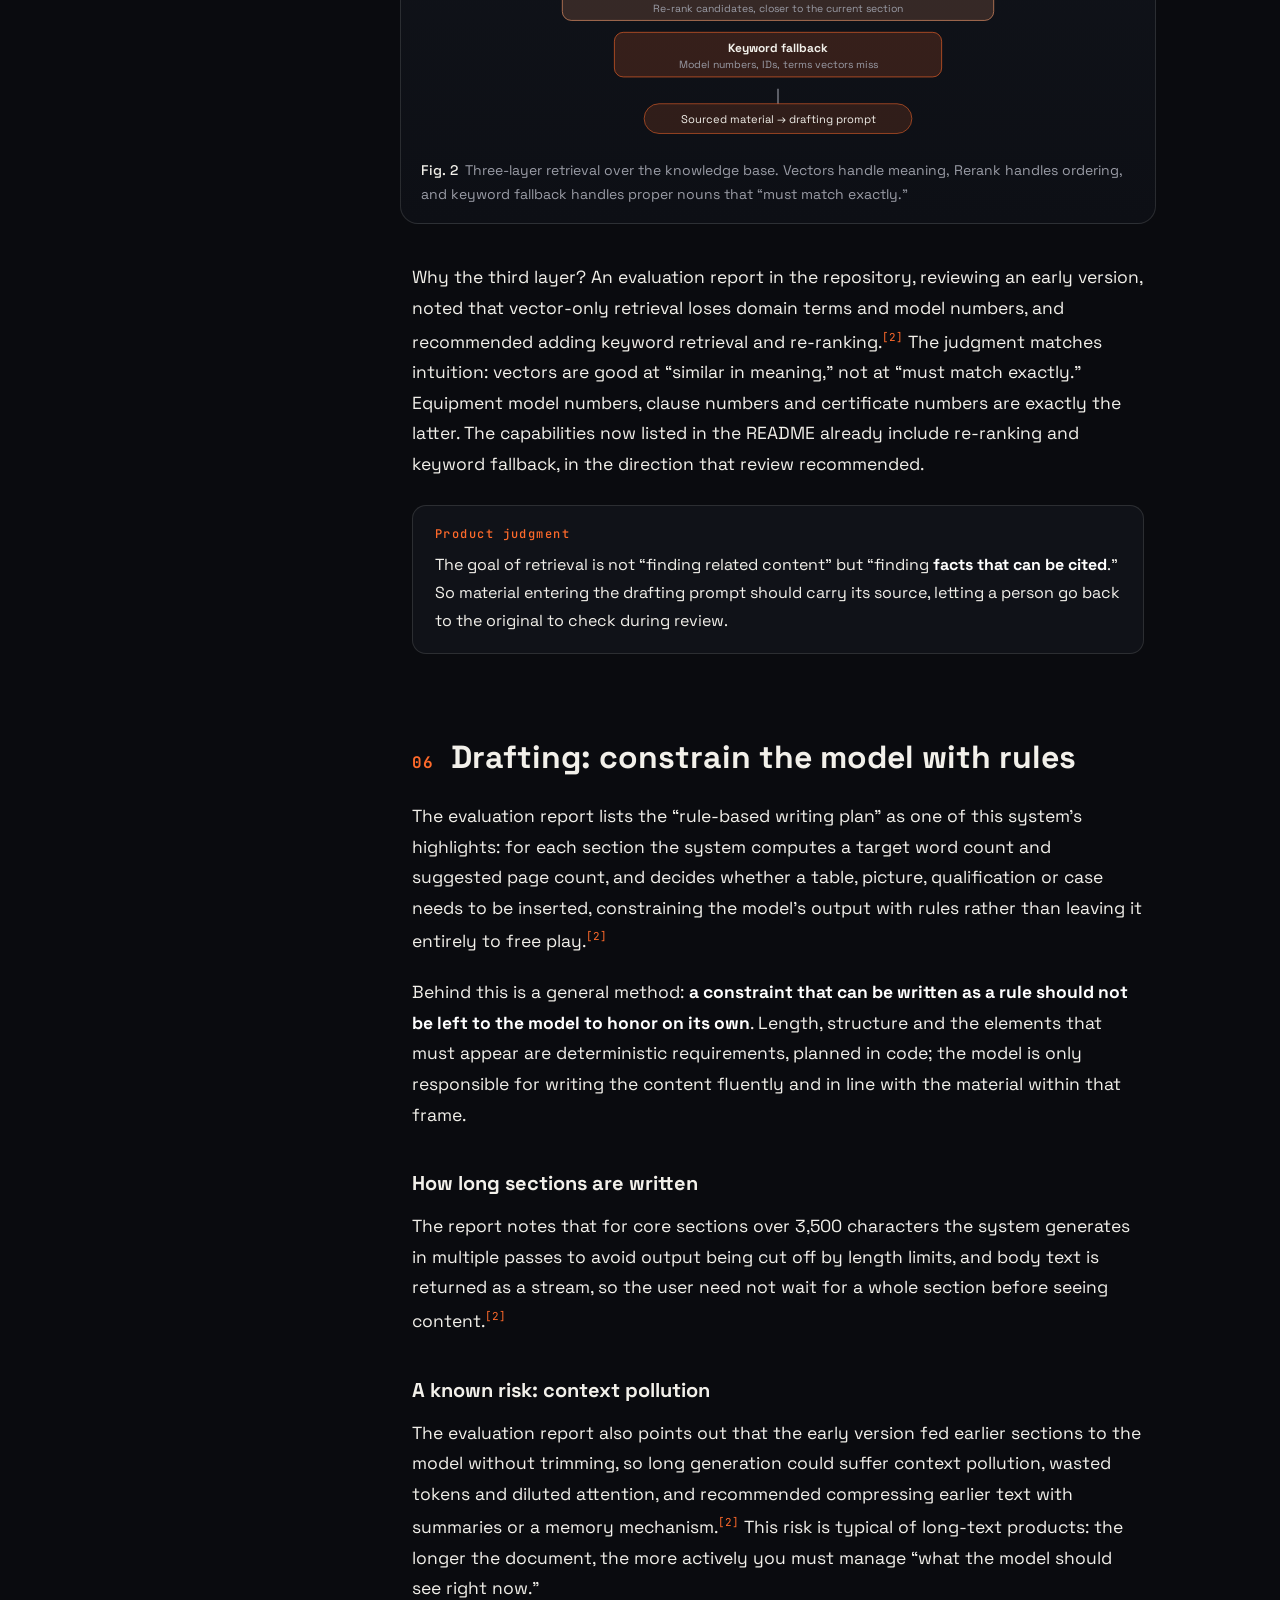
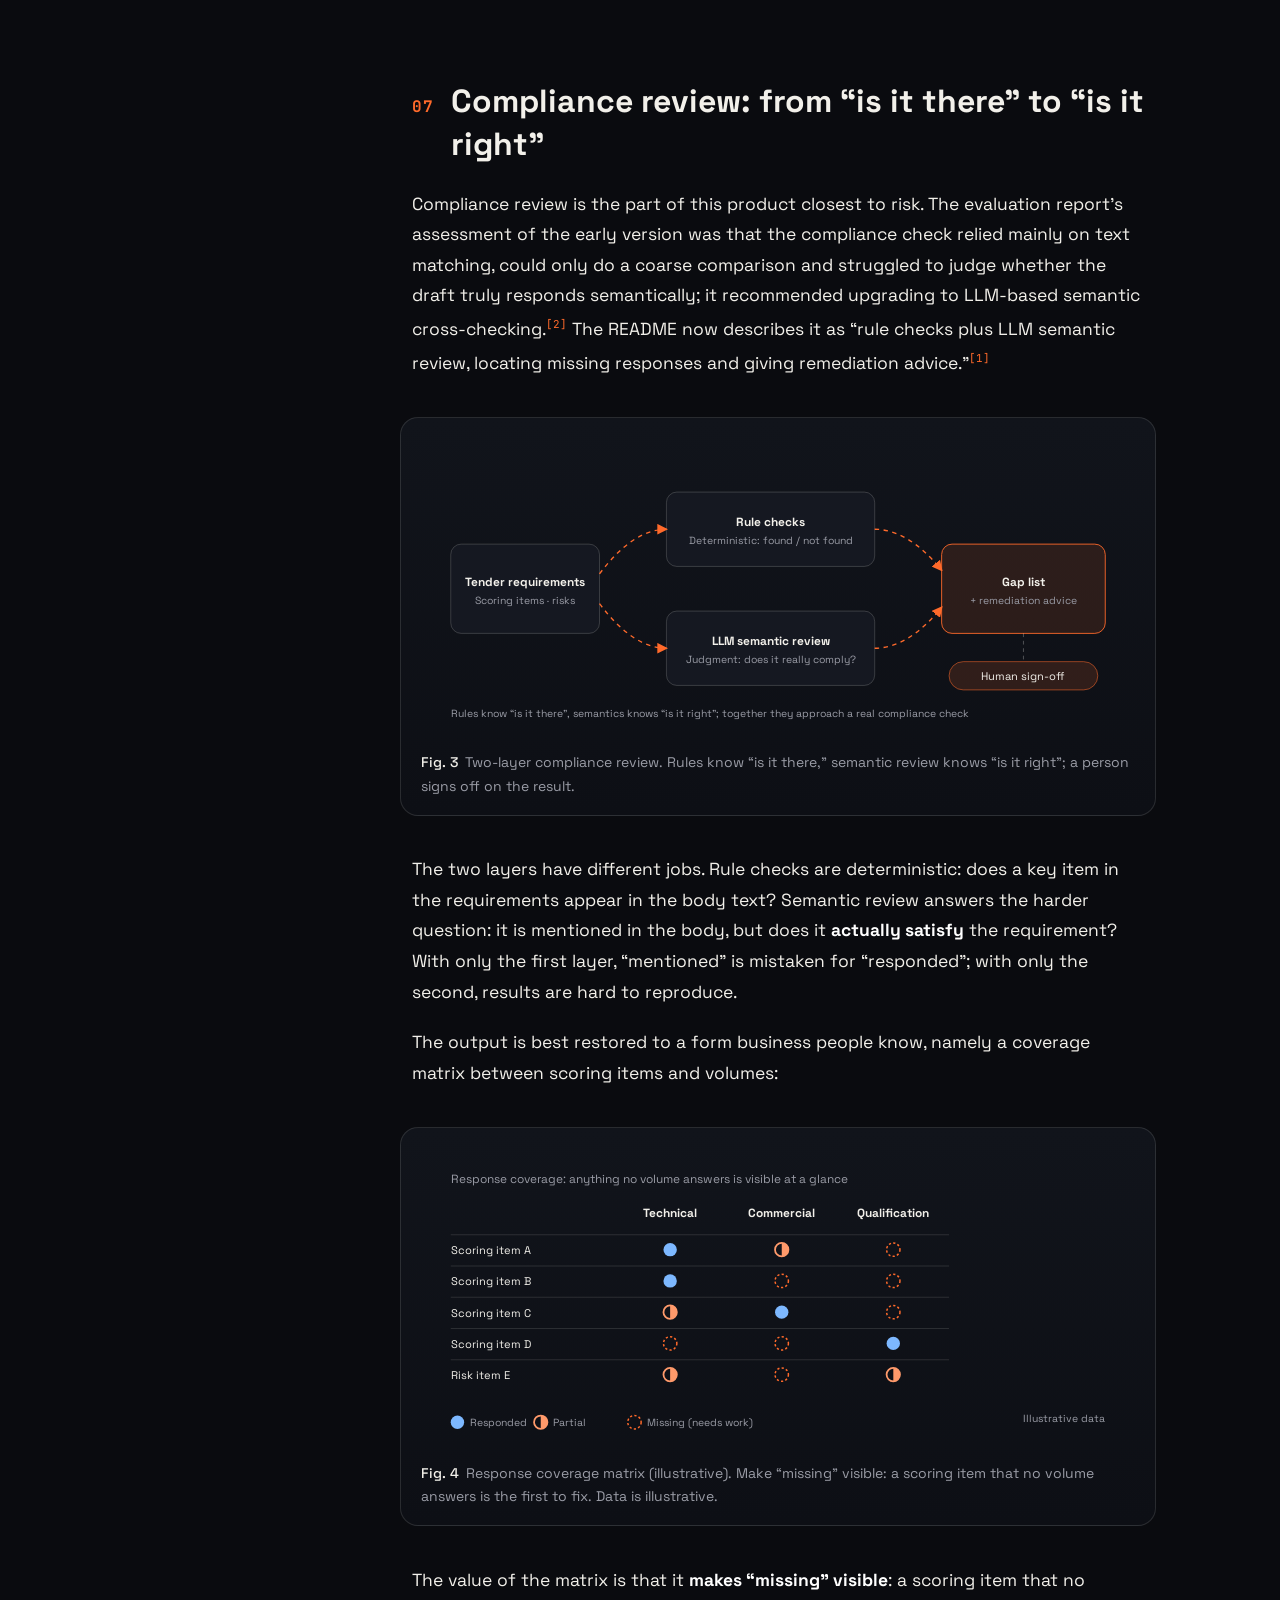
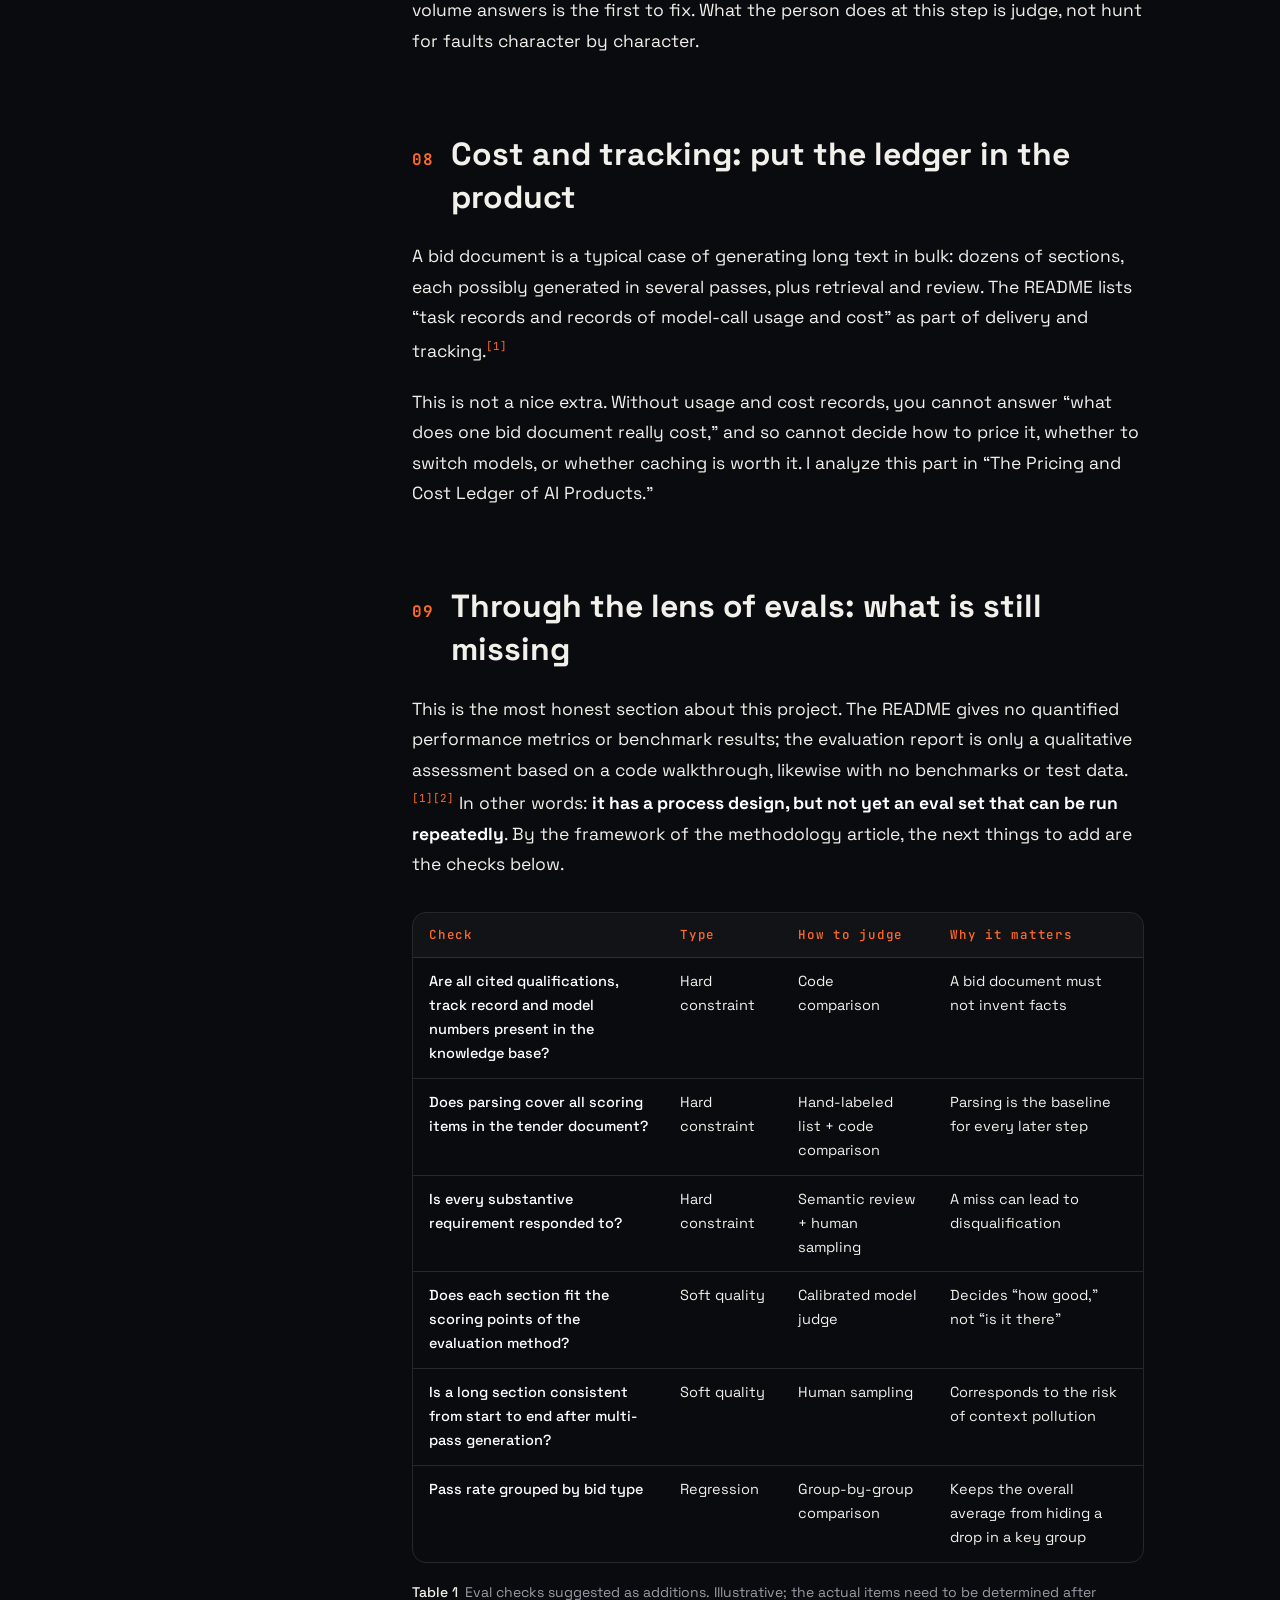
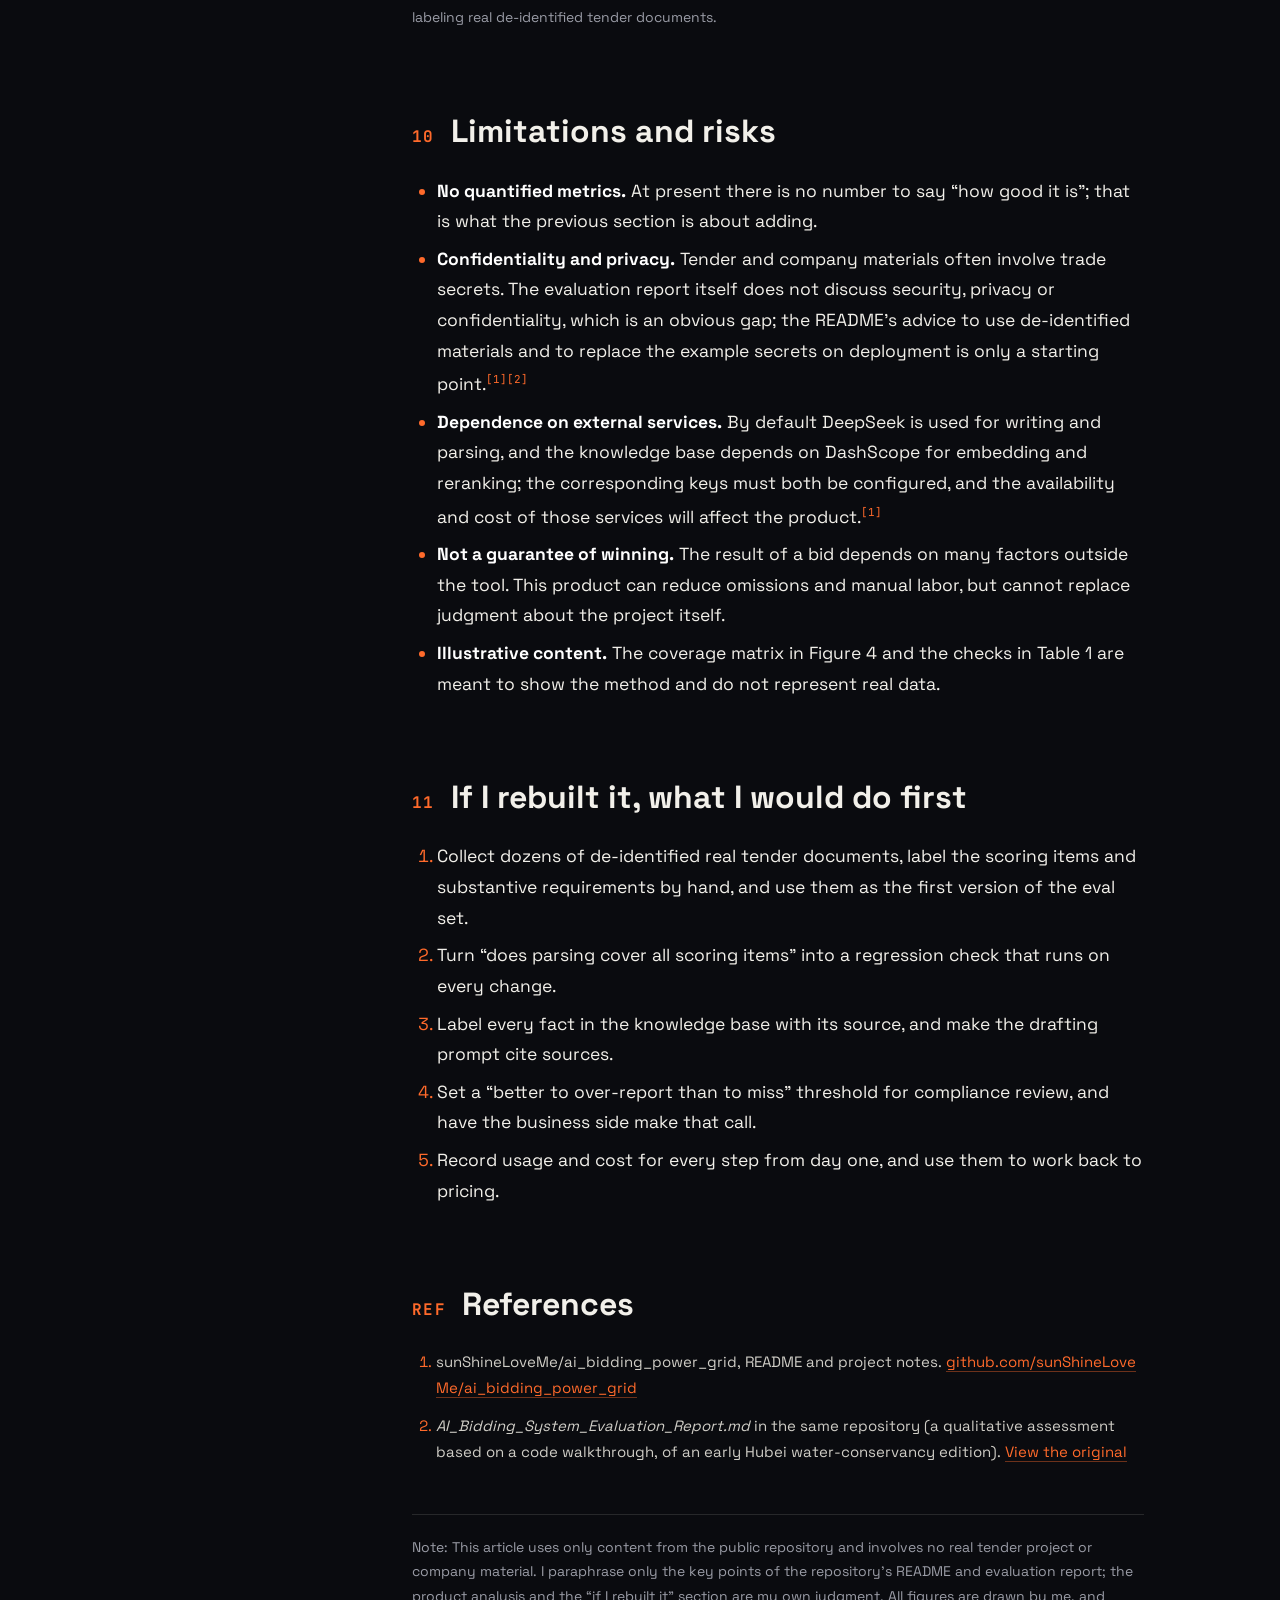
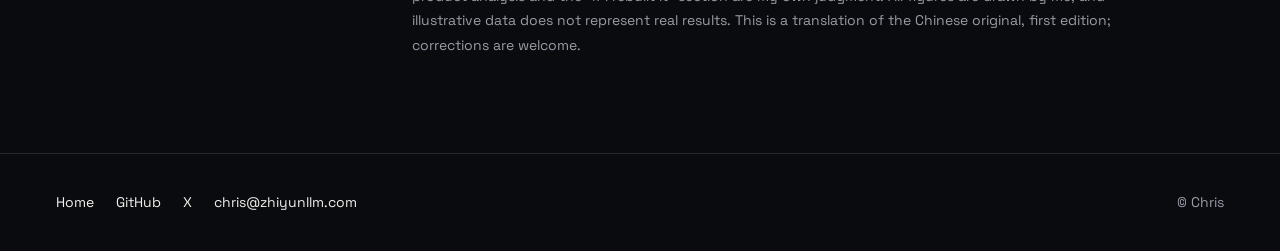
<file: articles/ai-bidding-grid.en.html>
<!DOCTYPE html>
<html lang="en">
<head>
<meta charset="utf-8">
<meta name="viewport" content="width=device-width, initial-scale=1">
<title>Putting an LLM into Bidding: A Product Teardown of a Power-Industry Bid Workbench · Chris</title>
<meta name="description" content="A teardown of an AI bid workbench for the power industry: why it stops at “draft plus human review,” how it parses tender documents, three-layer retrieval, two-layer compliance review, and which evals it still lacks.">
<meta property="og:title" content="Putting an LLM into Bidding: A Product Teardown of a Power-Industry Bid Workbench">
<meta property="og:description" content="A teardown of an AI bid workbench for the power industry: why it stops at “draft plus human review,” how it parses tender documents, three-layer retrieval, two-layer compliance review, and which evals it still lacks.">
<link rel="icon" href="data:image/svg+xml,%3Csvg%20xmlns%3D%27http%3A//www.w3.org/2000/svg%27%20viewBox%3D%270%200%2026%2026%27%3E%3Crect%20width%3D%2726%27%20height%3D%2726%27%20rx%3D%276%27%20fill%3D%27%230A0B0F%27/%3E%3Ccircle%20cx%3D%2713%27%20cy%3D%2713%27%20r%3D%279%27%20fill%3D%27none%27%20stroke%3D%27%23F2F0EA%27%20stroke-opacity%3D%27.7%27/%3E%3Ccircle%20cx%3D%2713%27%20cy%3D%2713%27%20r%3D%273%27%20fill%3D%27%23FF6A2B%27/%3E%3C/svg%3E">
<link rel="preconnect" href="https://fonts.googleapis.com">
<link rel="preconnect" href="https://fonts.gstatic.com" crossorigin>
<link rel="stylesheet" href="https://fonts.googleapis.com/css2?family=Space+Grotesk:wght@400;500;700&amp;family=Noto+Sans+SC:wght@400;500;700&amp;family=JetBrains+Mono:wght@400;500&amp;display=swap">
<link rel="alternate" hreflang="zh-CN" href="ai-bidding-grid.html">
<link rel="stylesheet" href="../css/article.css">
<script>document.documentElement.classList.add('js')</script>
</head>
<body>
<div class="prog" aria-hidden="true"></div>
<div class="top"><a class="back" href="../index.html?lang=en#articles">← Back to home</a><span class="rt"><a class="alt" href="ai-bidding-grid.html" hreflang="zh-CN">中文</a><span class="name">Chris</span></span></div>
<div class="wrap">
<aside class="toc" aria-label="Contents"><b>CONTENTS</b><a href="#s1">01 Not a writing contest</a><a href="#s2">02 Draw the boundary</a><a href="#s3">03 The overall flow</a><a href="#s4">04 Parsing</a><a href="#s5">05 Retrieval</a><a href="#s6">06 Drafting</a><a href="#s7">07 Compliance review</a><a href="#s8">08 Cost and tracking</a><a href="#s9">09 What is missing</a><a href="#s10">10 Limits and risks</a><a href="#s11">11 If I rebuilt it</a><a href="#refs">References</a></aside>
<main>
<header class="hd">
  <div class="kick"><span>PROJECT TEARDOWN</span><span>v1 · First edition</span></div>
  <h1>Putting an LLM into Bidding:<br>A Product Teardown of a Power-Industry <em>Bid Workbench</em></h1>
  <p class="sub">A bid document is not a writing contest. The real design focus is parsing, retrieval, constraints and checking, with a person always in the loop.</p>
  <div class="meta"><span>Author: Chris</span><span>About 18 min read</span><span>4 figures · 1 table</span></div>
  <div class="abs"><h2>ABSTRACT</h2><p>This article takes apart an AI bid workbench for the power industry (the open-source repository ai_bidding_power_grid) and discusses:</p><ol><li>why it stops at “draft, reviewed by a person” rather than going fully automatic;</li><li>the design trade-offs in its four stages: parsing, retrieval, drafting and compliance review;</li><li>viewing it through the framework of the methodology article: which evals it lacks, and what to add next.</li></ol><p>The facts come from the repository’s README and evaluation report; the product analysis is the author’s judgment.</p></div>
</header>

<section class="s" id="s1">
<h2 class="sh"><i>01</i>A bid document is not a writing contest</h2>
<p class="lead">Asked to have a large model write a bid document, most people first think of “is the prose good enough?” Anyone who has bid knows that is not the hard part.</p>
<p>A bid document is hard because it must satisfy three things at once: it must <strong>respond to the tender requirements</strong> with nothing missed, since failing a substantive clause usually means the bid is disqualified outright; it must <strong>score against the evaluation method</strong>, with content and evidence for every scoring item; and its content must be <strong>true</strong>, with no invented qualifications, track record or specifications. None of the three is solved by “writing beautifully.”</p>
<p>This sets the design focus for this kind of product: not making the text-generation step as strong as possible, but chaining together <strong>parsing, retrieval, constraints and checking</strong> into an inspectable pipeline, with a person always in the loop. What I take apart below is the AI bid workbench for the power industry that I built. It targets power engineering, equipment supply and operations service companies, and puts the tender document, the company knowledge base and bid writing in one tool.<sup class="ref"><a href="#r1">[1]</a></sup></p>
<div class="call"><b class="t">The boundary of this article</b><p>The repository’s README states explicitly: AI output must be checked against the original tender documents and company materials; compliance checks are only an aid to preparing the bid, do not guarantee a win, and do not replace the bidder’s final review.<sup class="ref"><a href="#r1">[1]</a></sup> Every design below rests on that premise.</p></div>
</section>

<section class="s" id="s2">
<h2 class="sh"><i>02</i>Draw the boundary first: what it does and does not do</h2>
<p>In the methodology article I said an AI product must first decide its autonomy level. The choice here is clear: stop at <strong>“draft, reviewed by a person”</strong>, rather than “fully automatic bid document.” There are three reasons, all from the business itself:</p>
<ul>
<li><strong>The cost of an error is high, and hard to notice.</strong> Missing one substantive requirement raises no error at generation time, yet may cost the whole bid its eligibility at evaluation. This is exactly the “high cost, hard to notice” quadrant from the methodology, which only suits draft plus confirm.</li>
<li><strong>Responsibility cannot be transferred.</strong> The bidder is responsible for the bid’s content; the tool provides drafting aid, and the final signature and review must be a person’s.</li>
<li><strong>Materials have boundaries.</strong> The README recommends first importing de-identified credential or product materials, and in real business using only company materials you have the right to process.<sup class="ref"><a href="#r1">[1]</a></sup></li>
</ul>
<p>So the value of this product is not “bidding for you,” but <strong>turning a tender document of dozens of pages into a checklist that can be verified, then compressing the manual labor of writing and checking</strong>.</p>
</section>

<section class="s" id="s3">
<h2 class="sh"><i>03</i>The overall flow: six steps, four human checkpoints</h2>
<figure class="fg" id="fig1"><div class="figscroll"><svg viewBox="0 0 960 440" role="img" aria-labelledby="b1t b1d" class="svgfig"><title id="b1t">Workflow and human checkpoints of the bid workbench</title><desc id="b1d">Six steps in sequence: parse, retrieve, plan the outline, draft sections, check compliance, export; humans check at parsing, outline, draft and coverage; the knowledge base and usage records run throughout.</desc><defs><marker id="b1-a" viewBox="0 0 10 10" refX="8.5" refY="5" markerWidth="8" markerHeight="8" orient="auto"><path d="M0 0L10 5L0 10z" fill="#9A9CA6"/></marker></defs><rect x="196" y="40" width="422" height="36" rx="18" class="chip"/><text x="407.0" y="63" class="t14 mid">Knowledge base (pgvector): grounds retrieval &amp; drafting</text><g class="rise" style="--i:0"><rect x="50" y="110" width="130" height="104" rx="14" class="bx"/><rect x="50" y="110" width="130" height="4" rx="2" fill="rgb(125,184,255)"/><text x="64" y="142" class="t14 mono" fill="rgb(125,184,255)">1</text><text x="64" y="168" class="t15 bold">Parse tender</text><text x="64" y="192" class="t14 tm">Structured list</text></g><line x1="182" y1="162" x2="192" y2="162" class="ln" marker-end="url(#b1-a)"/><g class="rise" style="--i:1"><rect x="196" y="110" width="130" height="104" rx="14" class="bx"/><rect x="196" y="110" width="130" height="4" rx="2" fill="rgb(151,168,213)"/><text x="210" y="142" class="t14 mono" fill="rgb(151,168,213)">2</text><text x="210" y="168" class="t15 bold">Retrieve data</text><text x="210" y="192" class="t14 tm">Company facts</text></g><line x1="328" y1="162" x2="338" y2="162" class="ln" marker-end="url(#b1-a)"/><g class="rise" style="--i:2"><rect x="342" y="110" width="130" height="104" rx="14" class="bx"/><rect x="342" y="110" width="130" height="4" rx="2" fill="rgb(177,153,170)"/><text x="356" y="142" class="t14 mono" fill="rgb(177,153,170)">3</text><text x="356" y="168" class="t15 bold">Plan volumes</text><text x="356" y="192" class="t14 tm">Volume outline</text></g><line x1="474" y1="162" x2="484" y2="162" class="ln" marker-end="url(#b1-a)"/><g class="rise" style="--i:3"><rect x="488" y="110" width="130" height="104" rx="14" class="bx"/><rect x="488" y="110" width="130" height="4" rx="2" fill="rgb(203,137,128)"/><text x="502" y="142" class="t14 mono" fill="rgb(203,137,128)">4</text><text x="502" y="168" class="t15 bold">Draft sections</text><text x="502" y="192" class="t14 tm">Streaming</text></g><line x1="620" y1="162" x2="630" y2="162" class="ln" marker-end="url(#b1-a)"/><g class="rise" style="--i:4"><rect x="634" y="110" width="130" height="104" rx="14" class="bx"/><rect x="634" y="110" width="130" height="4" rx="2" fill="rgb(229,122,85)"/><text x="648" y="142" class="t14 mono" fill="rgb(229,122,85)">5</text><text x="648" y="168" class="t15 bold">Compliance</text><text x="648" y="192" class="t14 tm">Rules + LLM</text></g><line x1="766" y1="162" x2="776" y2="162" class="ln" marker-end="url(#b1-a)"/><g class="rise" style="--i:5"><rect x="780" y="110" width="130" height="104" rx="14" class="bx"/><rect x="780" y="110" width="130" height="4" rx="2" fill="rgb(255,106,43)"/><text x="794" y="142" class="t14 mono" fill="rgb(255,106,43)">6</text><text x="794" y="168" class="t15 bold">Export DOCX</text><text x="794" y="192" class="t14 tm">Editable Word</text></g><line x1="115.0" y1="214" x2="115.0" y2="246" class="lnd"/><rect x="51.0" y="246" width="128" height="34" rx="17" class="gate"/><text x="115.0" y="268" class="t14 mid">Verify parsing</text><line x1="407.0" y1="214" x2="407.0" y2="246" class="lnd"/><rect x="343.0" y="246" width="128" height="34" rx="17" class="gate"/><text x="407.0" y="268" class="t14 mid">Adjust outline</text><line x1="553.0" y1="214" x2="553.0" y2="246" class="lnd"/><rect x="489.0" y="246" width="128" height="34" rx="17" class="gate"/><text x="553.0" y="268" class="t14 mid">Edit the draft</text><line x1="699.0" y1="214" x2="699.0" y2="246" class="lnd"/><rect x="635.0" y="246" width="128" height="34" rx="17" class="gate"/><text x="699.0" y="268" class="t14 mid">Review coverage</text><text x="50" y="324" class="t14 ta">Human checkpoints</text><rect x="50" y="340" width="860" height="44" rx="12" class="bx"/><text x="480" y="368" class="t14 mid">Task log · model usage &amp; cost records: throughout, every step traceable</text></svg></div><figcaption><b>Fig. 1</b>Workflow and human checkpoints of the bid workbench. Six steps in sequence, with checkpoints placed before one step’s output is “taken as true” by the next; the knowledge base and usage records run throughout.</figcaption></figure>
<p>The first-use path recommended in the README is itself a pipeline with checkpoints: first fill in the company profile in system settings and import de-identified materials; upload the tender document and check the requirements, scoring items and risks that were parsed; generate the volume outline, choose sections to generate body text for, and edit in the editor; finally look at response coverage and AI usage records, then export DOCX.<sup class="ref"><a href="#r1">[1]</a></sup></p>
<p>Note where the checkpoints sit: all of them are placed <strong>before the output of one step is “taken as true” by the next</strong>. If parsing is wrong, the outline, body text and compliance check that follow will all be wrong, so the first checkpoint is the most expensive and the most worth investing in.</p>
</section>

<section class="s" id="s4">
<h2 class="sh"><i>04</i>Parsing: turn a long document into a structured checklist</h2>
<p>The output of the parsing step is the “source of truth” for every step after it. According to a description in an evaluation report inside the repository, the system extracts six kinds of information from the tender document: project overview, qualification requirements, commercial requirements, technical requirements, scoring items and risk items; for scanned files, images and complex tables, MinerU can be used for OCR.<sup class="ref"><a href="#r2">[2]</a></sup></p>
<p>From a product angle, this step has two design points:</p>
<ul>
<li><strong>Structured, not a summary.</strong> A summary reads well but cannot be checked item by item; a list of “requirements, scoring items, risk items” can serve later as the baseline for the compliance check.</li>
<li><strong>Let people correct quickly.</strong> Parsed results should be presented in a form easy to verify, and be editable. Scanned-file recognition needs MinerU to be configured separately, which is a real dependency and a limitation that has to be made clear in the docs.<sup class="ref"><a href="#r1">[1]</a></sup></li>
</ul>
</section>

<section class="s" id="s5">
<h2 class="sh"><i>05</i>Retrieval: company material is not just “found”</h2>
<p>What a bid document can least afford to get wrong is the company’s own facts: qualifications, track record, product parameters, model numbers. These should come from the knowledge base, not from the model’s “memory.” The knowledge-base retrieval in the README uses three layers: vector recall, Rerank and keyword fallback.<sup class="ref"><a href="#r1">[1]</a></sup></p>
<figure class="fg" id="fig2"><div class="figscroll"><svg viewBox="0 0 960 420" role="img" aria-labelledby="b2t b2d" class="svgfig"><title id="b2t">Three-layer retrieval over the knowledge base</title><desc id="b2d">A funnel: turn the section intent into a query, recall by vector, re-rank, and finally use keyword fallback to recover proper nouns; sourced results go into the drafting prompt.</desc><g class="rise" style="--i:0"><rect x="50.0" y="40" width="860" height="60" rx="12" fill="#7DB8FF" fill-opacity=".16" stroke="#7DB8FF" stroke-opacity=".8"/><text x="480" y="66" class="t16 bold mid">Tender requirement / section intent</text><text x="480" y="88" class="t14 tm mid">Turn what must be written into a query</text></g><g class="rise" style="--i:1"><rect x="120.0" y="116" width="720" height="60" rx="12" fill="#9EC9FF" fill-opacity=".16" stroke="#9EC9FF" stroke-opacity=".8"/><text x="480" y="142" class="t16 bold mid">Vector recall</text><text x="480" y="164" class="t14 tm mid">Find semantically similar material, wide coverage</text></g><g class="rise" style="--i:2"><rect x="190.0" y="192" width="580" height="60" rx="12" fill="#FFA070" fill-opacity=".16" stroke="#FFA070" stroke-opacity=".8"/><text x="480" y="218" class="t16 bold mid">Rerank</text><text x="480" y="240" class="t14 tm mid">Re-rank candidates, closer to the current section</text></g><g class="rise" style="--i:3"><rect x="260.0" y="268" width="440" height="60" rx="12" fill="#FF6A2B" fill-opacity=".16" stroke="#FF6A2B" stroke-opacity=".8"/><text x="480" y="294" class="t16 bold mid">Keyword fallback</text><text x="480" y="316" class="t14 tm mid">Model numbers, IDs, terms vectors miss</text></g><line x1="480" y1="344" x2="480" y2="364" class="ln"/><rect x="300" y="364" width="360" height="40" rx="20" class="gate"/><text x="480" y="390" class="t15 mid">Sourced material → drafting prompt</text></svg></div><figcaption><b>Fig. 2</b>Three-layer retrieval over the knowledge base. Vectors handle meaning, Rerank handles ordering, and keyword fallback handles proper nouns that “must match exactly.”</figcaption></figure>
<p>Why the third layer? An evaluation report in the repository, reviewing an early version, noted that vector-only retrieval loses domain terms and model numbers, and recommended adding keyword retrieval and re-ranking.<sup class="ref"><a href="#r2">[2]</a></sup> The judgment matches intuition: vectors are good at “similar in meaning,” not at “must match exactly.” Equipment model numbers, clause numbers and certificate numbers are exactly the latter. The capabilities now listed in the README already include re-ranking and keyword fallback, in the direction that review recommended.</p>
<div class="call"><b class="t">Product judgment</b><p>The goal of retrieval is not “finding related content” but “finding <strong>facts that can be cited</strong>.” So material entering the drafting prompt should carry its source, letting a person go back to the original to check during review.</p></div>
</section>

<section class="s" id="s6">
<h2 class="sh"><i>06</i>Drafting: constrain the model with rules</h2>
<p>The evaluation report lists the “rule-based writing plan” as one of this system’s highlights: for each section the system computes a target word count and suggested page count, and decides whether a table, picture, qualification or case needs to be inserted, constraining the model’s output with rules rather than leaving it entirely to free play.<sup class="ref"><a href="#r2">[2]</a></sup></p>
<p>Behind this is a general method: <strong>a constraint that can be written as a rule should not be left to the model to honor on its own</strong>. Length, structure and the elements that must appear are deterministic requirements, planned in code; the model is only responsible for writing the content fluently and in line with the material within that frame.</p>
<h3>How long sections are written</h3>
<p>The report notes that for core sections over 3,500 characters the system generates in multiple passes to avoid output being cut off by length limits, and body text is returned as a stream, so the user need not wait for a whole section before seeing content.<sup class="ref"><a href="#r2">[2]</a></sup></p>
<h3>A known risk: context pollution</h3>
<p>The evaluation report also points out that the early version fed earlier sections to the model without trimming, so long generation could suffer context pollution, wasted tokens and diluted attention, and recommended compressing earlier text with summaries or a memory mechanism.<sup class="ref"><a href="#r2">[2]</a></sup> This risk is typical of long-text products: the longer the document, the more actively you must manage “what the model should see right now.”</p>
</section>

<section class="s" id="s7">
<h2 class="sh"><i>07</i>Compliance review: from “is it there” to “is it right”</h2>
<p>Compliance review is the part of this product closest to risk. The evaluation report’s assessment of the early version was that the compliance check relied mainly on text matching, could only do a coarse comparison and struggled to judge whether the draft truly responds semantically; it recommended upgrading to LLM-based semantic cross-checking.<sup class="ref"><a href="#r2">[2]</a></sup> The README now describes it as “rule checks plus LLM semantic review, locating missing responses and giving remediation advice.”<sup class="ref"><a href="#r1">[1]</a></sup></p>
<figure class="fg" id="fig3"><div class="figscroll"><svg viewBox="0 0 960 400" role="img" aria-labelledby="b3t b3d" class="svgfig"><title id="b3t">Two-layer compliance review</title><desc id="b3d">Requirements, scoring items and risks go through two layers: rule checks handle deterministic matching, semantic review judges whether the draft truly responds; the output is a gap list with remediation advice, finalized by a human.</desc><defs><marker id="b3-a" viewBox="0 0 10 10" refX="8.5" refY="5" markerWidth="8" markerHeight="8" orient="auto"><path d="M0 0L10 5L0 10z" fill="#FF6A2B"/></marker></defs><rect x="40" y="140" width="200" height="120" rx="14" class="bx"/><text x="140.0" y="196.0" class="t16 bold mid">Tender requirements</text><text x="140.0" y="220.0" class="t14 tm mid">Scoring items · risks</text><rect x="330" y="70" width="280" height="100" rx="14" class="bx"/><text x="470.0" y="116.0" class="t16 bold mid">Rule checks</text><text x="470.0" y="140.0" class="t14 tm mid">Deterministic: found / not found</text><rect x="330" y="230" width="280" height="100" rx="14" class="bx"/><text x="470.0" y="276.0" class="t16 bold mid">LLM semantic review</text><text x="470.0" y="300.0" class="t14 tm mid">Judgment: does it really comply?</text><rect x="700" y="140" width="220" height="120" rx="14" class="bx hot"/><text x="810.0" y="196.0" class="t16 bold mid">Gap list</text><text x="810.0" y="220.0" class="t14 tm mid">+ remediation advice</text><path d="M240,180 Q285,120 330,120" class="flow" marker-end="url(#b3-a)"/><path d="M240,220 Q285,280 330,280" class="flow" marker-end="url(#b3-a)"/><path d="M610,120 Q655,120 700,175" class="flow" marker-end="url(#b3-a)"/><path d="M610,280 Q655,280 700,225" class="flow" marker-end="url(#b3-a)"/><line x1="810" y1="260" x2="810" y2="298" class="lnd"/><rect x="710" y="298" width="200" height="38" rx="19" class="gate"/><text x="810" y="323" class="t15 mid">Human sign-off</text><text x="40" y="372" class="t14 tm">Rules know “is it there”, semantics knows “is it right”; together they approach a real compliance check</text></svg></div><figcaption><b>Fig. 3</b>Two-layer compliance review. Rules know “is it there,” semantic review knows “is it right”; a person signs off on the result.</figcaption></figure>
<p>The two layers have different jobs. Rule checks are deterministic: does a key item in the requirements appear in the body text? Semantic review answers the harder question: it is mentioned in the body, but does it <strong>actually satisfy</strong> the requirement? With only the first layer, “mentioned” is mistaken for “responded”; with only the second, results are hard to reproduce.</p>
<p>The output is best restored to a form business people know, namely a coverage matrix between scoring items and volumes:</p>
<figure class="fg" id="fig4"><div class="figscroll"><svg viewBox="0 0 960 400" role="img" aria-labelledby="b4t b4d" class="svgfig"><title id="b4t">Response coverage matrix (illustrative)</title><desc id="b4d">Rows are scoring and risk items, columns are volumes; dots show responded, partially responded or missing. Data is illustrative.</desc><text x="40" y="44" class="t16 tm">Response coverage: anything no volume answers is visible at a glance</text><text x="335.0" y="90" class="t16 bold mid">Technical</text><text x="485.0" y="90" class="t16 bold mid">Commercial</text><text x="635.0" y="90" class="t16 bold mid">Qualification</text><line x1="40" y1="114" x2="710" y2="114" class="ln faint"/><text x="40" y="140" class="t15">Scoring item A</text><circle cx="335.0" cy="134" r="9" fill="#7DB8FF" class="pop" style="--i:0"/><circle cx="485.0" cy="134" r="9" fill="none" stroke="#FF9A6B" stroke-width="2.4" class="pop" style="--i:1"/><path d="M485.0,125 A9,9 0 0 1 485.0,143 Z" fill="#FF9A6B" class="pop" style="--i:1"/><circle cx="635.0" cy="134" r="9" fill="none" stroke="#FF6A2B" stroke-width="2" stroke-dasharray="3 3" class="pop" style="--i:2"/><line x1="40" y1="156" x2="710" y2="156" class="ln faint"/><text x="40" y="182" class="t15">Scoring item B</text><circle cx="335.0" cy="176" r="9" fill="#7DB8FF" class="pop" style="--i:1"/><circle cx="485.0" cy="176" r="9" fill="none" stroke="#FF6A2B" stroke-width="2" stroke-dasharray="3 3" class="pop" style="--i:2"/><circle cx="635.0" cy="176" r="9" fill="none" stroke="#FF6A2B" stroke-width="2" stroke-dasharray="3 3" class="pop" style="--i:3"/><line x1="40" y1="198" x2="710" y2="198" class="ln faint"/><text x="40" y="224" class="t15">Scoring item C</text><circle cx="335.0" cy="218" r="9" fill="none" stroke="#FF9A6B" stroke-width="2.4" class="pop" style="--i:2"/><path d="M335.0,209 A9,9 0 0 1 335.0,227 Z" fill="#FF9A6B" class="pop" style="--i:2"/><circle cx="485.0" cy="218" r="9" fill="#7DB8FF" class="pop" style="--i:3"/><circle cx="635.0" cy="218" r="9" fill="none" stroke="#FF6A2B" stroke-width="2" stroke-dasharray="3 3" class="pop" style="--i:4"/><line x1="40" y1="240" x2="710" y2="240" class="ln faint"/><text x="40" y="266" class="t15">Scoring item D</text><circle cx="335.0" cy="260" r="9" fill="none" stroke="#FF6A2B" stroke-width="2" stroke-dasharray="3 3" class="pop" style="--i:3"/><circle cx="485.0" cy="260" r="9" fill="none" stroke="#FF6A2B" stroke-width="2" stroke-dasharray="3 3" class="pop" style="--i:4"/><circle cx="635.0" cy="260" r="9" fill="#7DB8FF" class="pop" style="--i:5"/><line x1="40" y1="282" x2="710" y2="282" class="ln faint"/><text x="40" y="308" class="t15">Risk item E</text><circle cx="335.0" cy="302" r="9" fill="none" stroke="#FF9A6B" stroke-width="2.4" class="pop" style="--i:4"/><path d="M335.0,293 A9,9 0 0 1 335.0,311 Z" fill="#FF9A6B" class="pop" style="--i:4"/><circle cx="485.0" cy="302" r="9" fill="none" stroke="#FF6A2B" stroke-width="2" stroke-dasharray="3 3" class="pop" style="--i:5"/><circle cx="635.0" cy="302" r="9" fill="none" stroke="#FF9A6B" stroke-width="2.4" class="pop" style="--i:6"/><path d="M635.0,293 A9,9 0 0 1 635.0,311 Z" fill="#FF9A6B" class="pop" style="--i:6"/><rect x="60" y="334" width="840" height="1" fill="none"/><circle cx="49" cy="366" r="9" fill="#7DB8FF"/><text x="66" y="371" class="t14 tm">Responded</text><circle cx="161" cy="366" r="9" fill="none" stroke="#FF9A6B" stroke-width="2.4"/><path d="M161,357 A9,9 0 0 1 161,375 Z" fill="#FF9A6B"/><text x="178" y="371" class="t14 tm">Partial</text><circle cx="287" cy="366" r="9" fill="none" stroke="#FF6A2B" stroke-width="2" stroke-dasharray="3 3"/><text x="304" y="371" class="t14 tm">Missing (needs work)</text><text x="920" y="366" class="t14 tm end">Illustrative data</text></svg></div><figcaption><b>Fig. 4</b>Response coverage matrix (illustrative). Make “missing” visible: a scoring item that no volume answers is the first to fix. Data is illustrative.</figcaption></figure>
<p>The value of the matrix is that it <strong>makes “missing” visible</strong>: a scoring item that no volume answers is the first to fix. What the person does at this step is judge, not hunt for faults character by character.</p>
</section>

<section class="s" id="s8">
<h2 class="sh"><i>08</i>Cost and tracking: put the ledger in the product</h2>
<p>A bid document is a typical case of generating long text in bulk: dozens of sections, each possibly generated in several passes, plus retrieval and review. The README lists “task records and records of model-call usage and cost” as part of delivery and tracking.<sup class="ref"><a href="#r1">[1]</a></sup></p>
<p>This is not a nice extra. Without usage and cost records, you cannot answer “what does one bid document really cost,” and so cannot decide how to price it, whether to switch models, or whether caching is worth it. I analyze this part in “The Pricing and Cost Ledger of AI Products.”</p>
</section>

<section class="s" id="s9">
<h2 class="sh"><i>09</i>Through the lens of evals: what is still missing</h2>
<p>This is the most honest section about this project. The README gives no quantified performance metrics or benchmark results; the evaluation report is only a qualitative assessment based on a code walkthrough, likewise with no benchmarks or test data.<sup class="ref"><a href="#r1">[1]</a></sup><sup class="ref"><a href="#r2">[2]</a></sup> In other words: <strong>it has a process design, but not yet an eval set that can be run repeatedly</strong>. By the framework of the methodology article, the next things to add are the checks below.</p>
<div class="tw"><table>
<thead><tr><th>Check</th><th>Type</th><th>How to judge</th><th>Why it matters</th></tr></thead>
<tbody>
<tr><td>Are all cited qualifications, track record and model numbers present in the knowledge base?</td><td>Hard constraint</td><td>Code comparison</td><td>A bid document must not invent facts</td></tr>
<tr><td>Does parsing cover all scoring items in the tender document?</td><td>Hard constraint</td><td>Hand-labeled list + code comparison</td><td>Parsing is the baseline for every later step</td></tr>
<tr><td>Is every substantive requirement responded to?</td><td>Hard constraint</td><td>Semantic review + human sampling</td><td>A miss can lead to disqualification</td></tr>
<tr><td>Does each section fit the scoring points of the evaluation method?</td><td>Soft quality</td><td>Calibrated model judge</td><td>Decides “how good,” not “is it there”</td></tr>
<tr><td>Is a long section consistent from start to end after multi-pass generation?</td><td>Soft quality</td><td>Human sampling</td><td>Corresponds to the risk of context pollution</td></tr>
<tr><td>Pass rate grouped by bid type</td><td>Regression</td><td>Group-by-group comparison</td><td>Keeps the overall average from hiding a drop in a key group</td></tr>
</tbody></table></div>
<p class="tcap"><b>Table 1</b>Eval checks suggested as additions. Illustrative; the actual items need to be determined after labeling real de-identified tender documents.</p>
</section>

<section class="s" id="s10">
<h2 class="sh"><i>10</i>Limitations and risks</h2>
<ul>
<li><strong>No quantified metrics.</strong> At present there is no number to say “how good it is”; that is what the previous section is about adding.</li>
<li><strong>Confidentiality and privacy.</strong> Tender and company materials often involve trade secrets. The evaluation report itself does not discuss security, privacy or confidentiality, which is an obvious gap; the README’s advice to use de-identified materials and to replace the example secrets on deployment is only a starting point.<sup class="ref"><a href="#r1">[1]</a></sup><sup class="ref"><a href="#r2">[2]</a></sup></li>
<li><strong>Dependence on external services.</strong> By default DeepSeek is used for writing and parsing, and the knowledge base depends on DashScope for embedding and reranking; the corresponding keys must both be configured, and the availability and cost of those services will affect the product.<sup class="ref"><a href="#r1">[1]</a></sup></li>
<li><strong>Not a guarantee of winning.</strong> The result of a bid depends on many factors outside the tool. This product can reduce omissions and manual labor, but cannot replace judgment about the project itself.</li>
<li><strong>Illustrative content.</strong> The coverage matrix in Figure 4 and the checks in Table 1 are meant to show the method and do not represent real data.</li>
</ul>
</section>

<section class="s" id="s11">
<h2 class="sh"><i>11</i>If I rebuilt it, what I would do first</h2>
<ol>
<li>Collect dozens of de-identified real tender documents, label the scoring items and substantive requirements by hand, and use them as the first version of the eval set.</li>
<li>Turn “does parsing cover all scoring items” into a regression check that runs on every change.</li>
<li>Label every fact in the knowledge base with its source, and make the drafting prompt cite sources.</li>
<li>Set a “better to over-report than to miss” threshold for compliance review, and have the business side make that call.</li>
<li>Record usage and cost for every step from day one, and use them to work back to pricing.</li>
</ol>
</section>

<section class="s" id="refs">
<h2 class="sh"><i>REF</i>References</h2>
<ol class="refs">
<li id="r1">sunShineLoveMe/ai_bidding_power_grid, README and project notes. <a href="https://github.com/sunShineLoveMe/ai_bidding_power_grid" target="_blank" rel="noopener">github.com/sunShineLoveMe/ai_bidding_power_grid</a></li>
<li id="r2"><em>AI_Bidding_System_Evaluation_Report.md</em> in the same repository (a qualitative assessment based on a code walkthrough, of an early Hubei water-conservancy edition). <a href="https://github.com/sunShineLoveMe/ai_bidding_power_grid/blob/main/AI_Bidding_System_Evaluation_Report.md" target="_blank" rel="noopener">View the original</a></li>
</ol>
<p class="note">Note: This article uses only content from the public repository and involves no real tender project or company material. I paraphrase only the key points of the repository’s README and evaluation report; the product analysis and the “if I rebuilt it” section are my own judgment. All figures are drawn by me, and illustrative data does not represent real results. This is a translation of the Chinese original, first edition; corrections are welcome.</p>
</section>

</main>
</div>
<footer class="ft">
  <nav><a href="../index.html?lang=en">Home</a><a href="https://github.com/sunShineLoveMe" target="_blank" rel="noopener">GitHub</a><a href="https://x.com/chirs_pro" target="_blank" rel="noopener">X</a><a href="mailto:chris@zhiyunllm.com">chris@zhiyunllm.com</a></nav>
  <span>© Chris</span>
</footer>
<script>
(function () {
  var figs = document.querySelectorAll('figure.fg');
  if ('IntersectionObserver' in window) {
    var io = new IntersectionObserver(function (es) { es.forEach(function (e) { if (e.isIntersecting) { e.target.classList.add('vis'); io.unobserve(e.target); } }); }, { threshold: .25 });
    figs.forEach(function (f) { io.observe(f); });
  } else { figs.forEach(function (f) { f.classList.add('vis'); }); }
  var links = [].slice.call(document.querySelectorAll('.toc a'));
  var map = {}; links.forEach(function (a) { map[a.getAttribute('href').slice(1)] = a; });
  if ('IntersectionObserver' in window) {
    var io2 = new IntersectionObserver(function (es) { es.forEach(function (e) { if (e.isIntersecting) { links.forEach(function (a) { a.classList.remove('on'); }); var a = map[e.target.id]; if (a) a.classList.add('on'); } }); }, { rootMargin: '-20% 0px -70% 0px' });
    Object.keys(map).forEach(function (id) { var el = document.getElementById(id); if (el) io2.observe(el); });
  }
})();
</script>
</body>
</html>
</file>
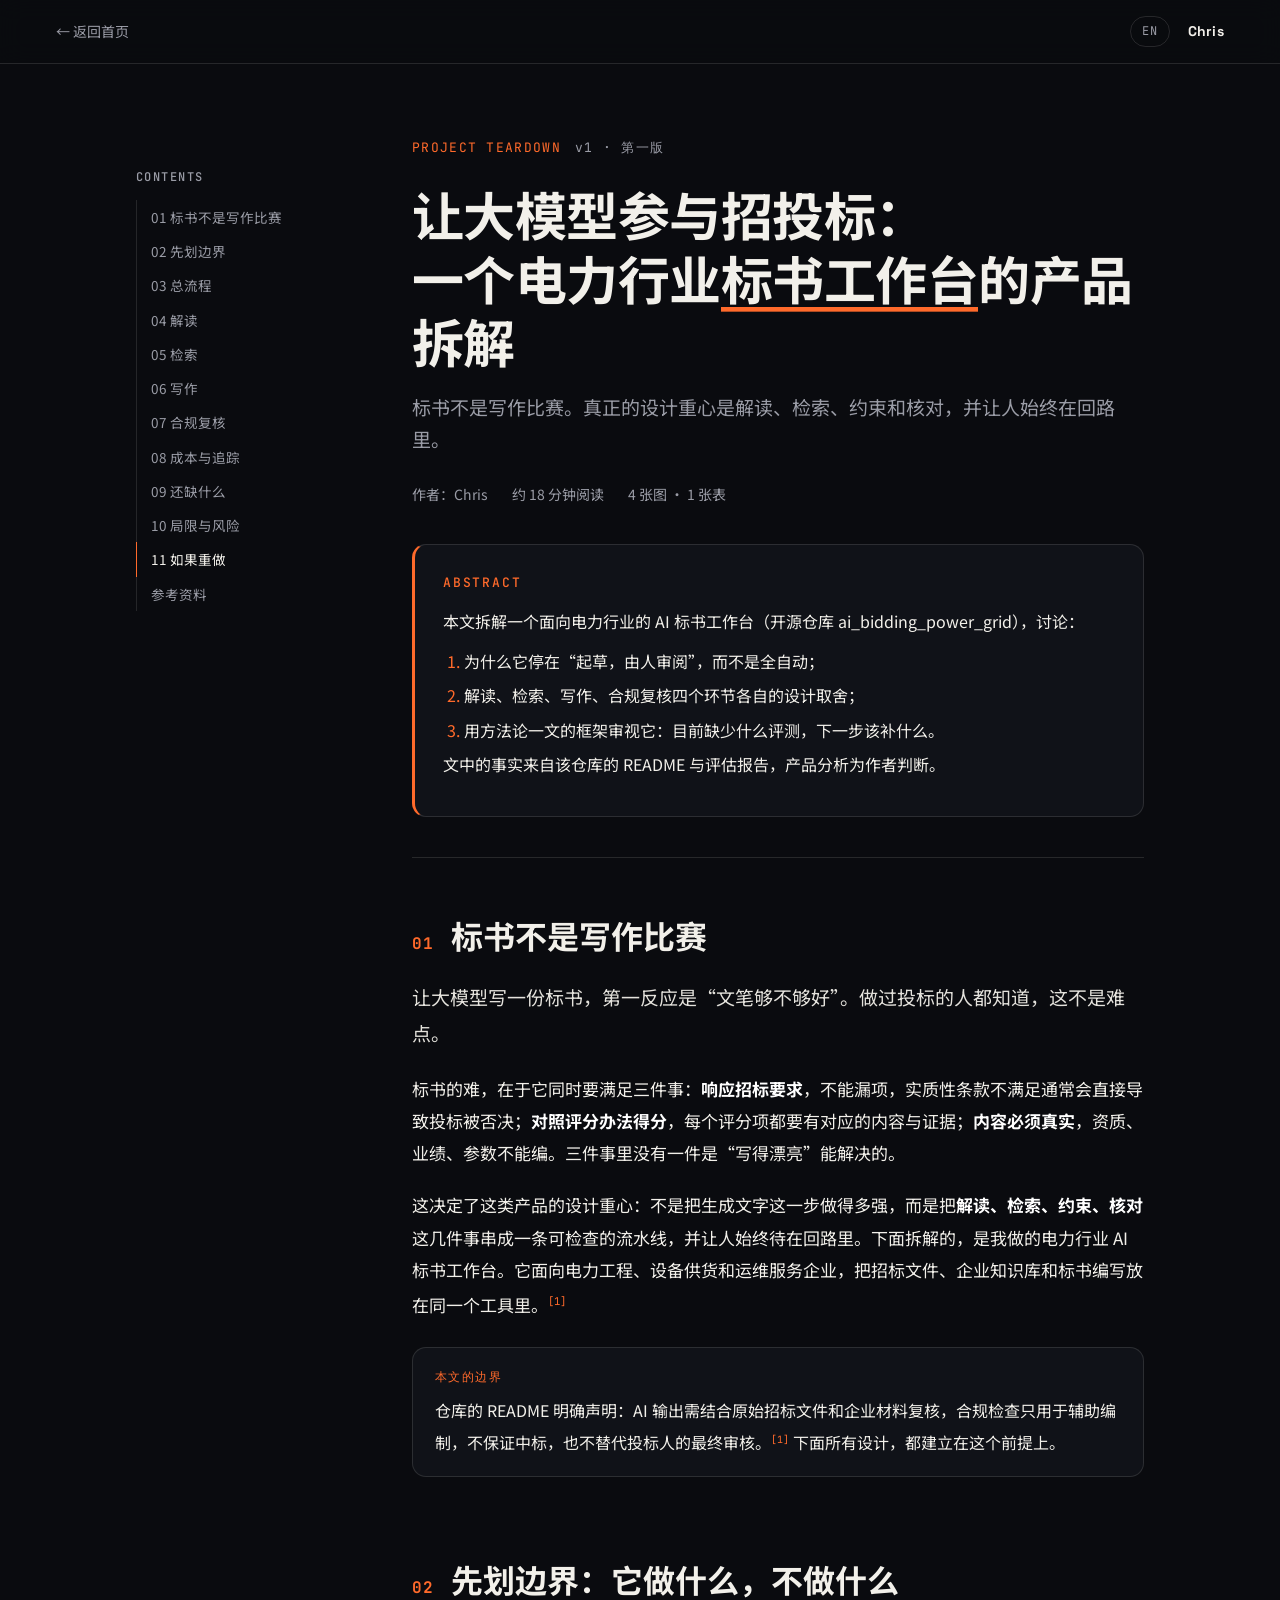
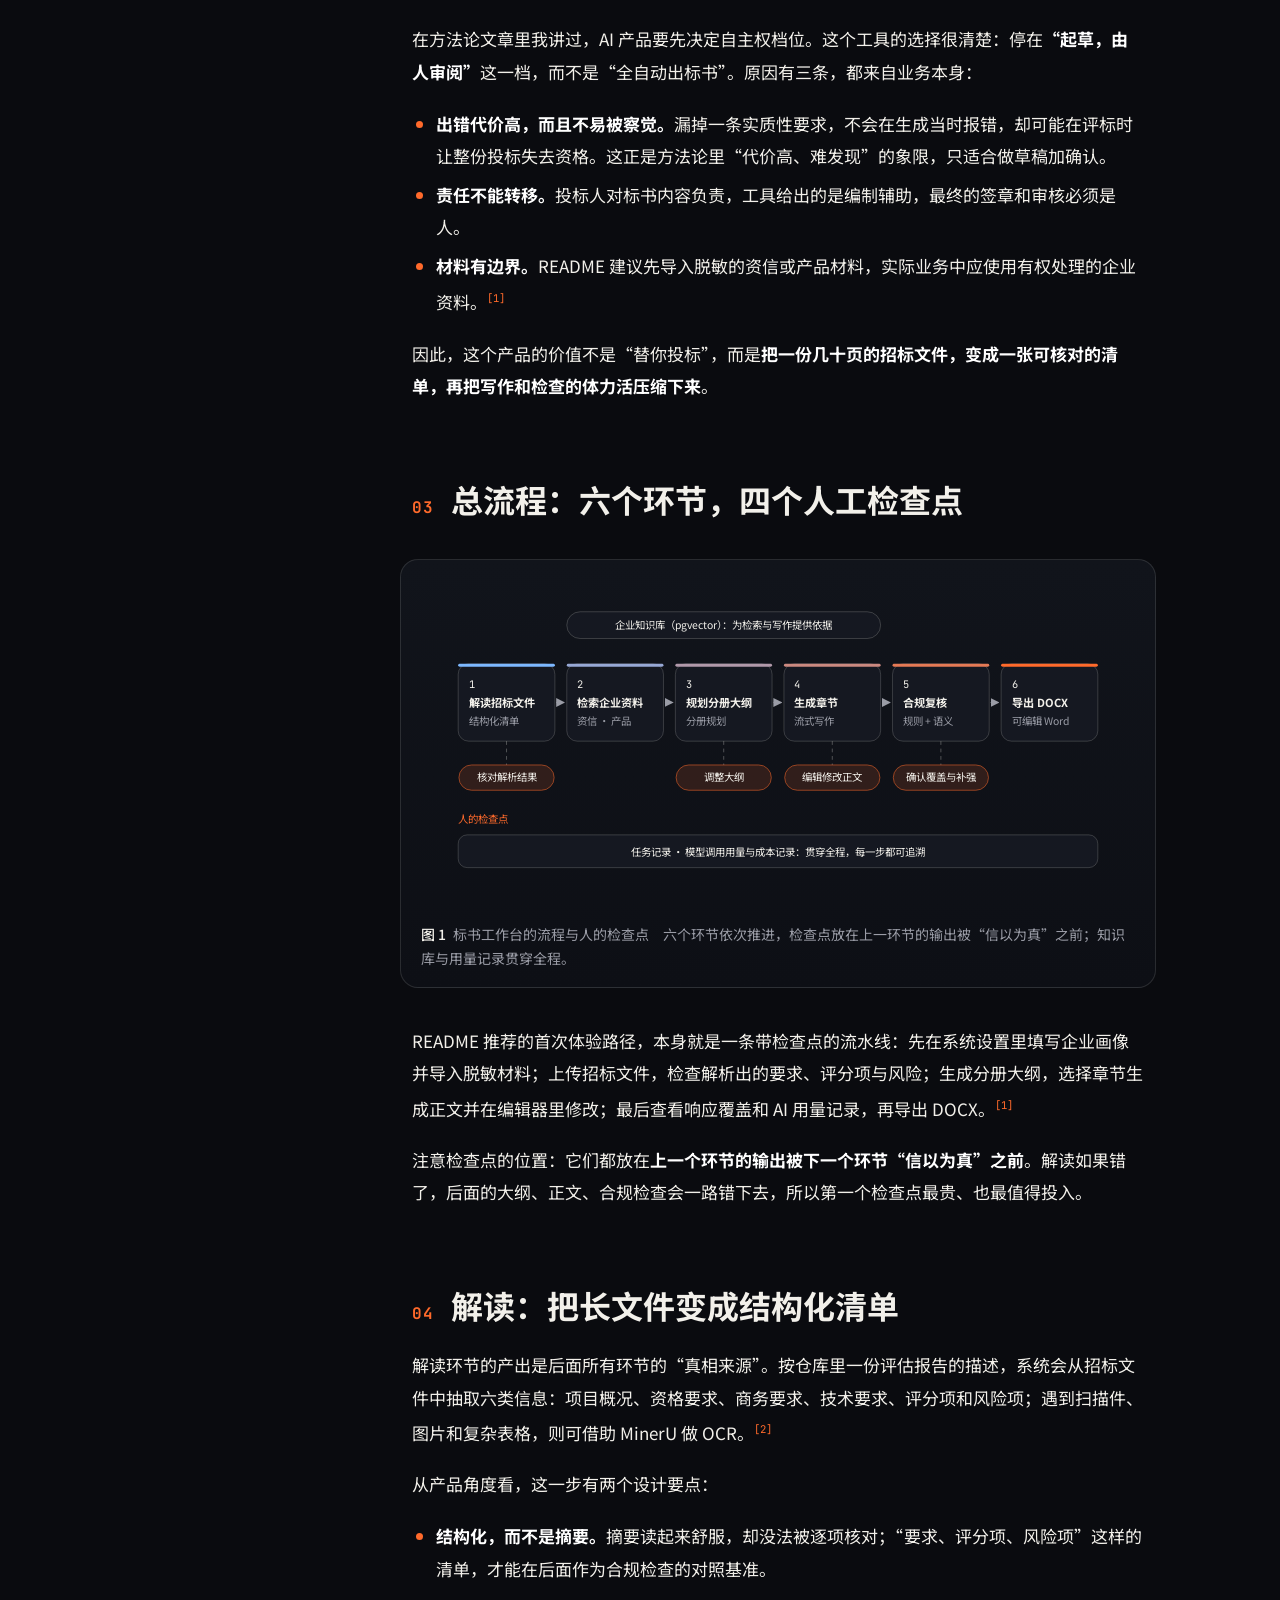
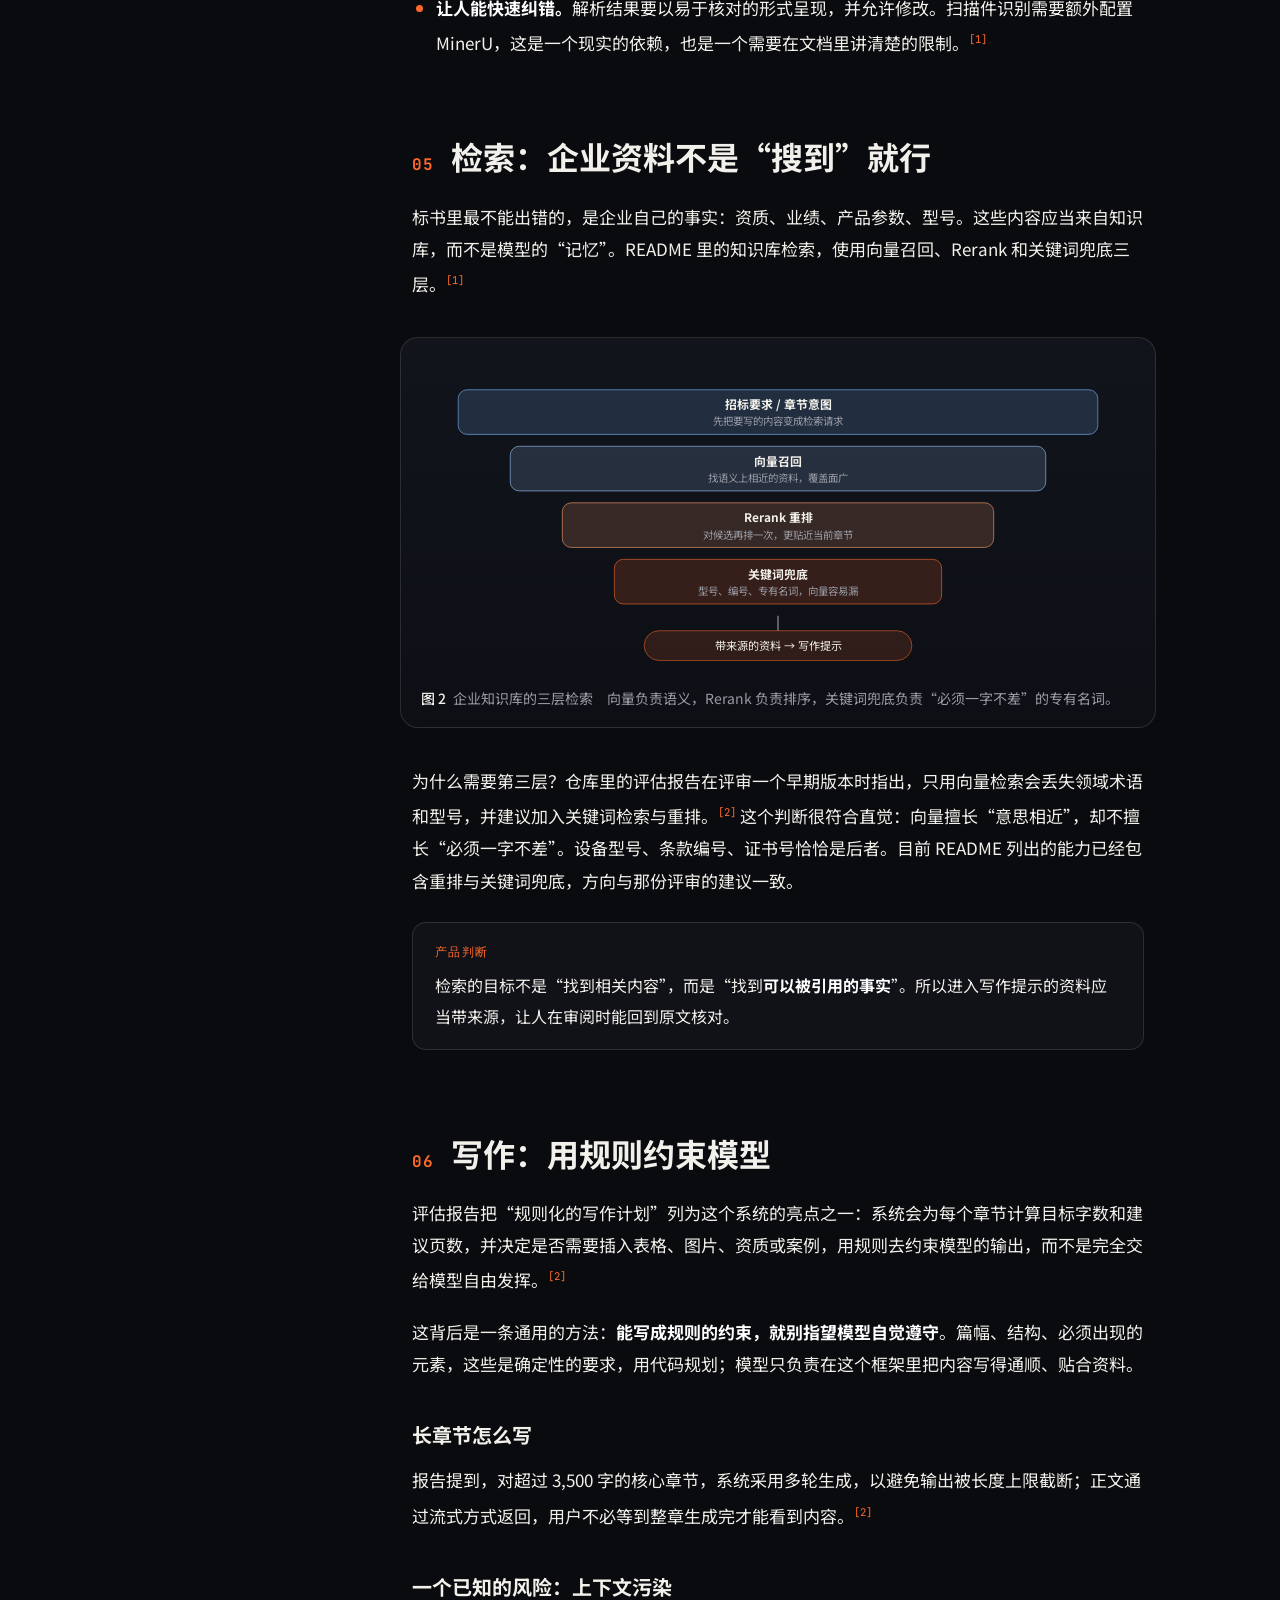
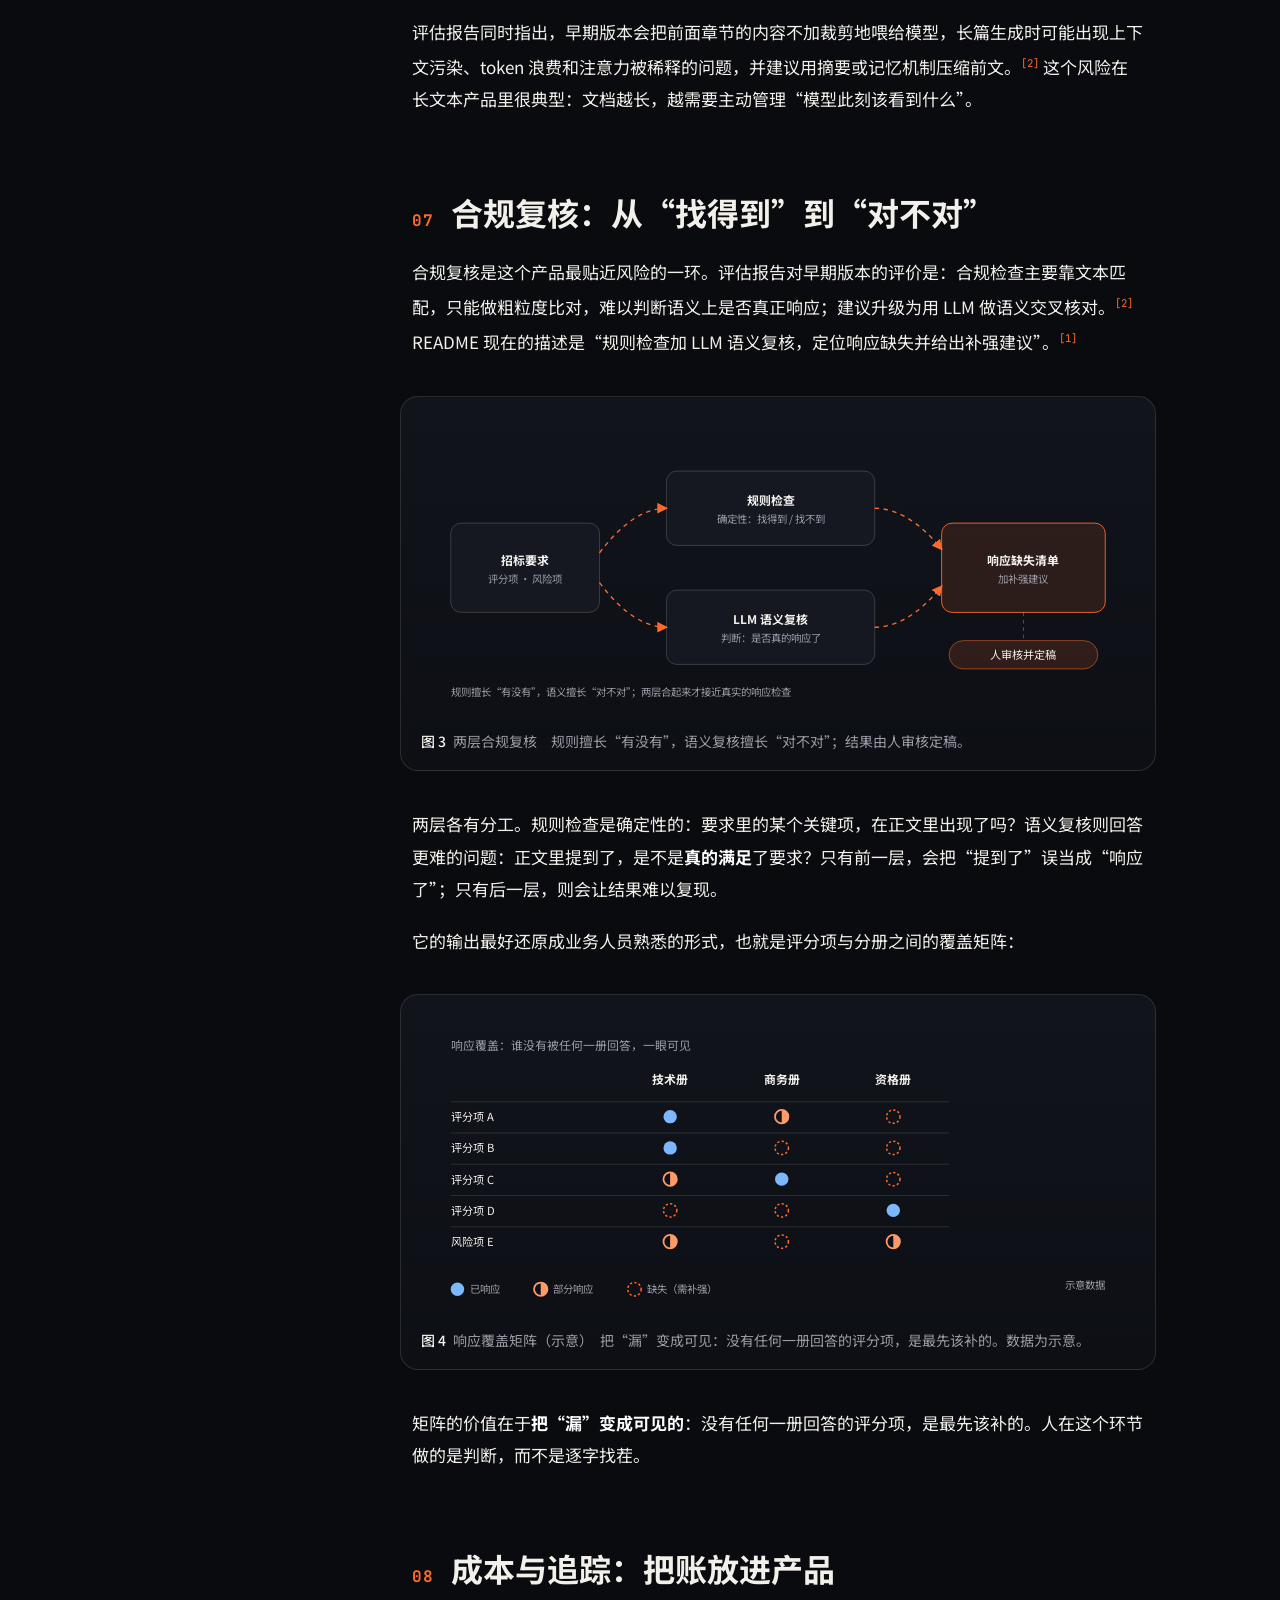
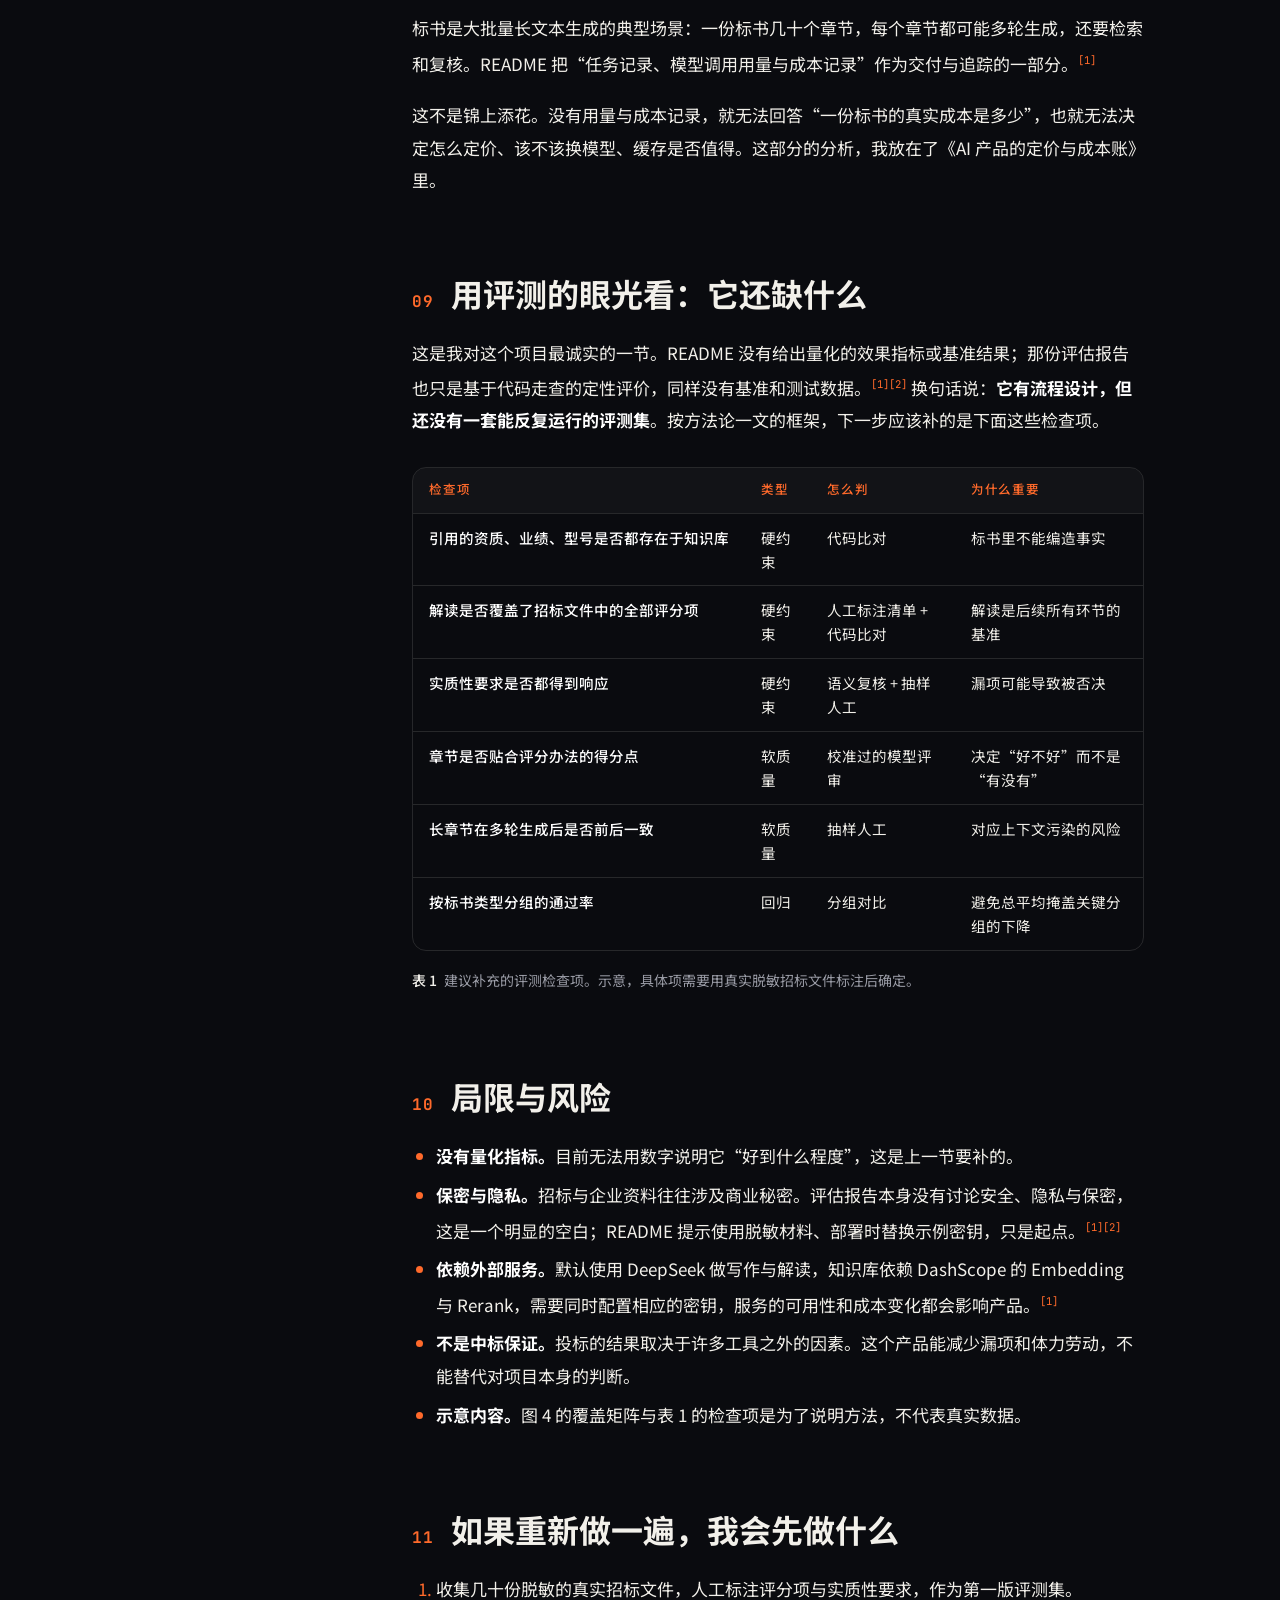
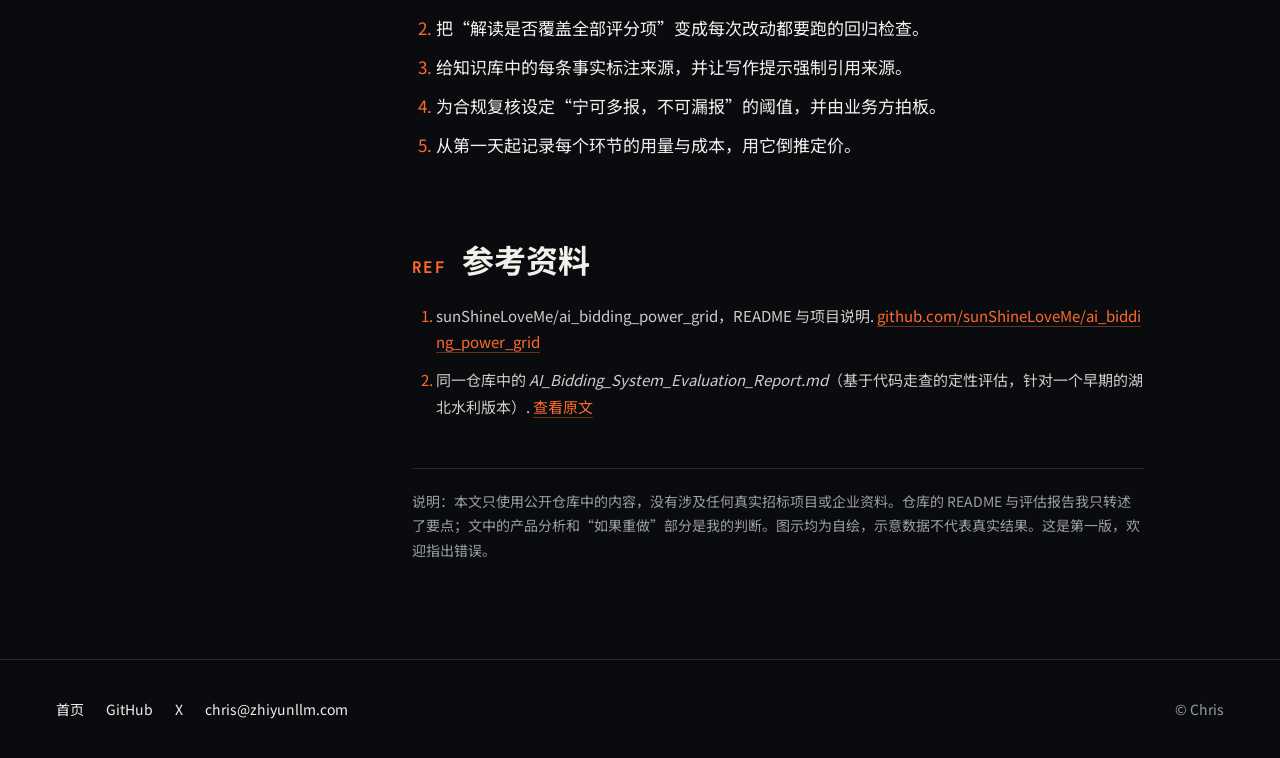
<file: articles/ai-bidding-grid.html>
<!DOCTYPE html>
<html lang="zh-CN">
<head>
<meta charset="utf-8">
<meta name="viewport" content="width=device-width, initial-scale=1">
<title>让大模型参与招投标：一个电力行业标书工作台的产品拆解 · Chris</title>
<meta name="description" content="拆解一个电力行业 AI 标书工作台：为什么停在“起草加人审”、如何解读招标文件、三层检索、两层合规复核，以及它还缺少什么评测。">
<meta property="og:title" content="让大模型参与招投标：一个电力行业标书工作台的产品拆解">
<meta property="og:description" content="拆解一个电力行业 AI 标书工作台：为什么停在“起草加人审”、如何解读招标文件、三层检索、两层合规复核，以及它还缺少什么评测。">
<link rel="icon" href="data:image/svg+xml,%3Csvg%20xmlns%3D%27http%3A//www.w3.org/2000/svg%27%20viewBox%3D%270%200%2026%2026%27%3E%3Crect%20width%3D%2726%27%20height%3D%2726%27%20rx%3D%276%27%20fill%3D%27%230A0B0F%27/%3E%3Ccircle%20cx%3D%2713%27%20cy%3D%2713%27%20r%3D%279%27%20fill%3D%27none%27%20stroke%3D%27%23F2F0EA%27%20stroke-opacity%3D%27.7%27/%3E%3Ccircle%20cx%3D%2713%27%20cy%3D%2713%27%20r%3D%273%27%20fill%3D%27%23FF6A2B%27/%3E%3C/svg%3E">
<link rel="preconnect" href="https://fonts.googleapis.com">
<link rel="preconnect" href="https://fonts.gstatic.com" crossorigin>
<link rel="stylesheet" href="https://fonts.googleapis.com/css2?family=Space+Grotesk:wght@400;500;700&amp;family=Noto+Sans+SC:wght@400;500;700&amp;family=JetBrains+Mono:wght@400;500&amp;display=swap">
<link rel="alternate" hreflang="en" href="ai-bidding-grid.en.html">
<link rel="stylesheet" href="../css/article.css">
<script>document.documentElement.classList.add('js')</script>
</head>
<body>
<div class="prog" aria-hidden="true"></div>
<div class="top"><a class="back" href="../index.html#articles">← 返回首页</a><span class="rt"><a class="alt" href="ai-bidding-grid.en.html" hreflang="en">EN</a><span class="name">Chris</span></span></div>
<div class="wrap">
<aside class="toc" aria-label="目录"><b>CONTENTS</b><a href="#s1">01 标书不是写作比赛</a><a href="#s2">02 先划边界</a><a href="#s3">03 总流程</a><a href="#s4">04 解读</a><a href="#s5">05 检索</a><a href="#s6">06 写作</a><a href="#s7">07 合规复核</a><a href="#s8">08 成本与追踪</a><a href="#s9">09 还缺什么</a><a href="#s10">10 局限与风险</a><a href="#s11">11 如果重做</a><a href="#refs">参考资料</a></aside>
<main>
<header class="hd">
  <div class="kick"><span>PROJECT TEARDOWN</span><span>v1 · 第一版</span></div>
  <h1>让大模型参与招投标：<br>一个电力行业<em>标书工作台</em>的产品拆解</h1>
  <p class="sub">标书不是写作比赛。真正的设计重心是解读、检索、约束和核对，并让人始终在回路里。</p>
  <div class="meta"><span>作者：Chris</span><span>约 18 分钟阅读</span><span>4 张图 · 1 张表</span></div>
  <div class="abs"><h2>ABSTRACT</h2><p>本文拆解一个面向电力行业的 AI 标书工作台（开源仓库 ai_bidding_power_grid），讨论：</p><ol><li>为什么它停在“起草，由人审阅”，而不是全自动；</li><li>解读、检索、写作、合规复核四个环节各自的设计取舍；</li><li>用方法论一文的框架审视它：目前缺少什么评测，下一步该补什么。</li></ol><p>文中的事实来自该仓库的 README 与评估报告，产品分析为作者判断。</p></div>
</header>

<section class="s" id="s1">
<h2 class="sh"><i>01</i>标书不是写作比赛</h2>
<p class="lead">让大模型写一份标书，第一反应是“文笔够不够好”。做过投标的人都知道，这不是难点。</p>
<p>标书的难，在于它同时要满足三件事：<strong>响应招标要求</strong>，不能漏项，实质性条款不满足通常会直接导致投标被否决；<strong>对照评分办法得分</strong>，每个评分项都要有对应的内容与证据；<strong>内容必须真实</strong>，资质、业绩、参数不能编。三件事里没有一件是“写得漂亮”能解决的。</p>
<p>这决定了这类产品的设计重心：不是把生成文字这一步做得多强，而是把<strong>解读、检索、约束、核对</strong>这几件事串成一条可检查的流水线，并让人始终待在回路里。下面拆解的，是我做的电力行业 AI 标书工作台。它面向电力工程、设备供货和运维服务企业，把招标文件、企业知识库和标书编写放在同一个工具里。<sup class="ref"><a href="#r1">[1]</a></sup></p>
<div class="call"><b class="t">本文的边界</b><p>仓库的 README 明确声明：AI 输出需结合原始招标文件和企业材料复核，合规检查只用于辅助编制，不保证中标，也不替代投标人的最终审核。<sup class="ref"><a href="#r1">[1]</a></sup> 下面所有设计，都建立在这个前提上。</p></div>
</section>

<section class="s" id="s2">
<h2 class="sh"><i>02</i>先划边界：它做什么，不做什么</h2>
<p>在方法论文章里我讲过，AI 产品要先决定自主权档位。这个工具的选择很清楚：停在<strong>“起草，由人审阅”</strong>这一档，而不是“全自动出标书”。原因有三条，都来自业务本身：</p>
<ul>
<li><strong>出错代价高，而且不易被察觉。</strong>漏掉一条实质性要求，不会在生成当时报错，却可能在评标时让整份投标失去资格。这正是方法论里“代价高、难发现”的象限，只适合做草稿加确认。</li>
<li><strong>责任不能转移。</strong>投标人对标书内容负责，工具给出的是编制辅助，最终的签章和审核必须是人。</li>
<li><strong>材料有边界。</strong>README 建议先导入脱敏的资信或产品材料，实际业务中应使用有权处理的企业资料。<sup class="ref"><a href="#r1">[1]</a></sup></li>
</ul>
<p>因此，这个产品的价值不是“替你投标”，而是<strong>把一份几十页的招标文件，变成一张可核对的清单，再把写作和检查的体力活压缩下来</strong>。</p>
</section>

<section class="s" id="s3">
<h2 class="sh"><i>03</i>总流程：六个环节，四个人工检查点</h2>
<figure class="fg" id="fig1"><div class="figscroll"><svg viewBox="0 0 960 440" role="img" aria-labelledby="b1t b1d" class="svgfig"><title id="b1t">标书工作台的流程与人的检查点</title><desc id="b1d">六个环节依次推进：解读、检索、规划大纲、生成章节、合规复核、导出；其中解读、大纲、正文、覆盖检查处有人工检查点；企业知识库与用量记录贯穿全程。</desc><defs><marker id="b1-a" viewBox="0 0 10 10" refX="8.5" refY="5" markerWidth="8" markerHeight="8" orient="auto"><path d="M0 0L10 5L0 10z" fill="#9A9CA6"/></marker></defs><rect x="196" y="40" width="422" height="36" rx="18" class="chip"/><text x="407.0" y="63" class="t14 mid">企业知识库（pgvector）：为检索与写作提供依据</text><g class="rise" style="--i:0"><rect x="50" y="110" width="130" height="104" rx="14" class="bx"/><rect x="50" y="110" width="130" height="4" rx="2" fill="rgb(125,184,255)"/><text x="64" y="142" class="t14 mono" fill="rgb(125,184,255)">1</text><text x="64" y="168" class="t15 bold">解读招标文件</text><text x="64" y="192" class="t14 tm">结构化清单</text></g><line x1="182" y1="162" x2="192" y2="162" class="ln" marker-end="url(#b1-a)"/><g class="rise" style="--i:1"><rect x="196" y="110" width="130" height="104" rx="14" class="bx"/><rect x="196" y="110" width="130" height="4" rx="2" fill="rgb(151,168,213)"/><text x="210" y="142" class="t14 mono" fill="rgb(151,168,213)">2</text><text x="210" y="168" class="t15 bold">检索企业资料</text><text x="210" y="192" class="t14 tm">资信 · 产品</text></g><line x1="328" y1="162" x2="338" y2="162" class="ln" marker-end="url(#b1-a)"/><g class="rise" style="--i:2"><rect x="342" y="110" width="130" height="104" rx="14" class="bx"/><rect x="342" y="110" width="130" height="4" rx="2" fill="rgb(177,153,170)"/><text x="356" y="142" class="t14 mono" fill="rgb(177,153,170)">3</text><text x="356" y="168" class="t15 bold">规划分册大纲</text><text x="356" y="192" class="t14 tm">分册规划</text></g><line x1="474" y1="162" x2="484" y2="162" class="ln" marker-end="url(#b1-a)"/><g class="rise" style="--i:3"><rect x="488" y="110" width="130" height="104" rx="14" class="bx"/><rect x="488" y="110" width="130" height="4" rx="2" fill="rgb(203,137,128)"/><text x="502" y="142" class="t14 mono" fill="rgb(203,137,128)">4</text><text x="502" y="168" class="t15 bold">生成章节</text><text x="502" y="192" class="t14 tm">流式写作</text></g><line x1="620" y1="162" x2="630" y2="162" class="ln" marker-end="url(#b1-a)"/><g class="rise" style="--i:4"><rect x="634" y="110" width="130" height="104" rx="14" class="bx"/><rect x="634" y="110" width="130" height="4" rx="2" fill="rgb(229,122,85)"/><text x="648" y="142" class="t14 mono" fill="rgb(229,122,85)">5</text><text x="648" y="168" class="t15 bold">合规复核</text><text x="648" y="192" class="t14 tm">规则 + 语义</text></g><line x1="766" y1="162" x2="776" y2="162" class="ln" marker-end="url(#b1-a)"/><g class="rise" style="--i:5"><rect x="780" y="110" width="130" height="104" rx="14" class="bx"/><rect x="780" y="110" width="130" height="4" rx="2" fill="rgb(255,106,43)"/><text x="794" y="142" class="t14 mono" fill="rgb(255,106,43)">6</text><text x="794" y="168" class="t15 bold">导出 DOCX</text><text x="794" y="192" class="t14 tm">可编辑 Word</text></g><line x1="115.0" y1="214" x2="115.0" y2="246" class="lnd"/><rect x="51.0" y="246" width="128" height="34" rx="17" class="gate"/><text x="115.0" y="268" class="t14 mid">核对解析结果</text><line x1="407.0" y1="214" x2="407.0" y2="246" class="lnd"/><rect x="343.0" y="246" width="128" height="34" rx="17" class="gate"/><text x="407.0" y="268" class="t14 mid">调整大纲</text><line x1="553.0" y1="214" x2="553.0" y2="246" class="lnd"/><rect x="489.0" y="246" width="128" height="34" rx="17" class="gate"/><text x="553.0" y="268" class="t14 mid">编辑修改正文</text><line x1="699.0" y1="214" x2="699.0" y2="246" class="lnd"/><rect x="635.0" y="246" width="128" height="34" rx="17" class="gate"/><text x="699.0" y="268" class="t14 mid">确认覆盖与补强</text><text x="50" y="324" class="t14 ta">人的检查点</text><rect x="50" y="340" width="860" height="44" rx="12" class="bx"/><text x="480" y="368" class="t14 mid">任务记录 · 模型调用用量与成本记录：贯穿全程，每一步都可追溯</text></svg></div><figcaption><b>图 1</b>标书工作台的流程与人的检查点　六个环节依次推进，检查点放在上一环节的输出被“信以为真”之前；知识库与用量记录贯穿全程。</figcaption></figure>
<p>README 推荐的首次体验路径，本身就是一条带检查点的流水线：先在系统设置里填写企业画像并导入脱敏材料；上传招标文件，检查解析出的要求、评分项与风险；生成分册大纲，选择章节生成正文并在编辑器里修改；最后查看响应覆盖和 AI 用量记录，再导出 DOCX。<sup class="ref"><a href="#r1">[1]</a></sup></p>
<p>注意检查点的位置：它们都放在<strong>上一个环节的输出被下一个环节“信以为真”之前</strong>。解读如果错了，后面的大纲、正文、合规检查会一路错下去，所以第一个检查点最贵、也最值得投入。</p>
</section>

<section class="s" id="s4">
<h2 class="sh"><i>04</i>解读：把长文件变成结构化清单</h2>
<p>解读环节的产出是后面所有环节的“真相来源”。按仓库里一份评估报告的描述，系统会从招标文件中抽取六类信息：项目概况、资格要求、商务要求、技术要求、评分项和风险项；遇到扫描件、图片和复杂表格，则可借助 MinerU 做 OCR。<sup class="ref"><a href="#r2">[2]</a></sup></p>
<p>从产品角度看，这一步有两个设计要点：</p>
<ul>
<li><strong>结构化，而不是摘要。</strong>摘要读起来舒服，却没法被逐项核对；“要求、评分项、风险项”这样的清单，才能在后面作为合规检查的对照基准。</li>
<li><strong>让人能快速纠错。</strong>解析结果要以易于核对的形式呈现，并允许修改。扫描件识别需要额外配置 MinerU，这是一个现实的依赖，也是一个需要在文档里讲清楚的限制。<sup class="ref"><a href="#r1">[1]</a></sup></li>
</ul>
</section>

<section class="s" id="s5">
<h2 class="sh"><i>05</i>检索：企业资料不是“搜到”就行</h2>
<p>标书里最不能出错的，是企业自己的事实：资质、业绩、产品参数、型号。这些内容应当来自知识库，而不是模型的“记忆”。README 里的知识库检索，使用向量召回、Rerank 和关键词兜底三层。<sup class="ref"><a href="#r1">[1]</a></sup></p>
<figure class="fg" id="fig2"><div class="figscroll"><svg viewBox="0 0 960 420" role="img" aria-labelledby="b2t b2d" class="svgfig"><title id="b2t">企业知识库的三层检索</title><desc id="b2d">漏斗：先把章节意图变成请求，再向量召回、Rerank 重排，最后用关键词兜底找回专有名词，带来源的结果进入写作提示。</desc><g class="rise" style="--i:0"><rect x="50.0" y="40" width="860" height="60" rx="12" fill="#7DB8FF" fill-opacity=".16" stroke="#7DB8FF" stroke-opacity=".8"/><text x="480" y="66" class="t16 bold mid">招标要求 / 章节意图</text><text x="480" y="88" class="t14 tm mid">先把要写的内容变成检索请求</text></g><g class="rise" style="--i:1"><rect x="120.0" y="116" width="720" height="60" rx="12" fill="#9EC9FF" fill-opacity=".16" stroke="#9EC9FF" stroke-opacity=".8"/><text x="480" y="142" class="t16 bold mid">向量召回</text><text x="480" y="164" class="t14 tm mid">找语义上相近的资料，覆盖面广</text></g><g class="rise" style="--i:2"><rect x="190.0" y="192" width="580" height="60" rx="12" fill="#FFA070" fill-opacity=".16" stroke="#FFA070" stroke-opacity=".8"/><text x="480" y="218" class="t16 bold mid">Rerank 重排</text><text x="480" y="240" class="t14 tm mid">对候选再排一次，更贴近当前章节</text></g><g class="rise" style="--i:3"><rect x="260.0" y="268" width="440" height="60" rx="12" fill="#FF6A2B" fill-opacity=".16" stroke="#FF6A2B" stroke-opacity=".8"/><text x="480" y="294" class="t16 bold mid">关键词兜底</text><text x="480" y="316" class="t14 tm mid">型号、编号、专有名词，向量容易漏</text></g><line x1="480" y1="344" x2="480" y2="364" class="ln"/><rect x="300" y="364" width="360" height="40" rx="20" class="gate"/><text x="480" y="390" class="t15 mid">带来源的资料 → 写作提示</text></svg></div><figcaption><b>图 2</b>企业知识库的三层检索　向量负责语义，Rerank 负责排序，关键词兜底负责“必须一字不差”的专有名词。</figcaption></figure>
<p>为什么需要第三层？仓库里的评估报告在评审一个早期版本时指出，只用向量检索会丢失领域术语和型号，并建议加入关键词检索与重排。<sup class="ref"><a href="#r2">[2]</a></sup> 这个判断很符合直觉：向量擅长“意思相近”，却不擅长“必须一字不差”。设备型号、条款编号、证书号恰恰是后者。目前 README 列出的能力已经包含重排与关键词兜底，方向与那份评审的建议一致。</p>
<div class="call"><b class="t">产品判断</b><p>检索的目标不是“找到相关内容”，而是“找到<strong>可以被引用的事实</strong>”。所以进入写作提示的资料应当带来源，让人在审阅时能回到原文核对。</p></div>
</section>

<section class="s" id="s6">
<h2 class="sh"><i>06</i>写作：用规则约束模型</h2>
<p>评估报告把“规则化的写作计划”列为这个系统的亮点之一：系统会为每个章节计算目标字数和建议页数，并决定是否需要插入表格、图片、资质或案例，用规则去约束模型的输出，而不是完全交给模型自由发挥。<sup class="ref"><a href="#r2">[2]</a></sup></p>
<p>这背后是一条通用的方法：<strong>能写成规则的约束，就别指望模型自觉遵守</strong>。篇幅、结构、必须出现的元素，这些是确定性的要求，用代码规划；模型只负责在这个框架里把内容写得通顺、贴合资料。</p>
<h3>长章节怎么写</h3>
<p>报告提到，对超过 3,500 字的核心章节，系统采用多轮生成，以避免输出被长度上限截断；正文通过流式方式返回，用户不必等到整章生成完才能看到内容。<sup class="ref"><a href="#r2">[2]</a></sup></p>
<h3>一个已知的风险：上下文污染</h3>
<p>评估报告同时指出，早期版本会把前面章节的内容不加裁剪地喂给模型，长篇生成时可能出现上下文污染、token 浪费和注意力被稀释的问题，并建议用摘要或记忆机制压缩前文。<sup class="ref"><a href="#r2">[2]</a></sup> 这个风险在长文本产品里很典型：文档越长，越需要主动管理“模型此刻该看到什么”。</p>
</section>

<section class="s" id="s7">
<h2 class="sh"><i>07</i>合规复核：从“找得到”到“对不对”</h2>
<p>合规复核是这个产品最贴近风险的一环。评估报告对早期版本的评价是：合规检查主要靠文本匹配，只能做粗粒度比对，难以判断语义上是否真正响应；建议升级为用 LLM 做语义交叉核对。<sup class="ref"><a href="#r2">[2]</a></sup> README 现在的描述是“规则检查加 LLM 语义复核，定位响应缺失并给出补强建议”。<sup class="ref"><a href="#r1">[1]</a></sup></p>
<figure class="fg" id="fig3"><div class="figscroll"><svg viewBox="0 0 960 400" role="img" aria-labelledby="b3t b3d" class="svgfig"><title id="b3t">两层合规复核</title><desc id="b3d">招标要求、评分项与风险进入两层复核：规则检查负责确定性核对，语义复核负责判断是否真正响应；输出响应缺失清单与补强建议，由人定稿。</desc><defs><marker id="b3-a" viewBox="0 0 10 10" refX="8.5" refY="5" markerWidth="8" markerHeight="8" orient="auto"><path d="M0 0L10 5L0 10z" fill="#FF6A2B"/></marker></defs><rect x="40" y="140" width="200" height="120" rx="14" class="bx"/><text x="140.0" y="196.0" class="t16 bold mid">招标要求</text><text x="140.0" y="220.0" class="t14 tm mid">评分项 · 风险项</text><rect x="330" y="70" width="280" height="100" rx="14" class="bx"/><text x="470.0" y="116.0" class="t16 bold mid">规则检查</text><text x="470.0" y="140.0" class="t14 tm mid">确定性：找得到 / 找不到</text><rect x="330" y="230" width="280" height="100" rx="14" class="bx"/><text x="470.0" y="276.0" class="t16 bold mid">LLM 语义复核</text><text x="470.0" y="300.0" class="t14 tm mid">判断：是否真的响应了</text><rect x="700" y="140" width="220" height="120" rx="14" class="bx hot"/><text x="810.0" y="196.0" class="t16 bold mid">响应缺失清单</text><text x="810.0" y="220.0" class="t14 tm mid">加补强建议</text><path d="M240,180 Q285,120 330,120" class="flow" marker-end="url(#b3-a)"/><path d="M240,220 Q285,280 330,280" class="flow" marker-end="url(#b3-a)"/><path d="M610,120 Q655,120 700,175" class="flow" marker-end="url(#b3-a)"/><path d="M610,280 Q655,280 700,225" class="flow" marker-end="url(#b3-a)"/><line x1="810" y1="260" x2="810" y2="298" class="lnd"/><rect x="710" y="298" width="200" height="38" rx="19" class="gate"/><text x="810" y="323" class="t15 mid">人审核并定稿</text><text x="40" y="372" class="t14 tm">规则擅长“有没有”，语义擅长“对不对”；两层合起来才接近真实的响应检查</text></svg></div><figcaption><b>图 3</b>两层合规复核　规则擅长“有没有”，语义复核擅长“对不对”；结果由人审核定稿。</figcaption></figure>
<p>两层各有分工。规则检查是确定性的：要求里的某个关键项，在正文里出现了吗？语义复核则回答更难的问题：正文里提到了，是不是<strong>真的满足</strong>了要求？只有前一层，会把“提到了”误当成“响应了”；只有后一层，则会让结果难以复现。</p>
<p>它的输出最好还原成业务人员熟悉的形式，也就是评分项与分册之间的覆盖矩阵：</p>
<figure class="fg" id="fig4"><div class="figscroll"><svg viewBox="0 0 960 400" role="img" aria-labelledby="b4t b4d" class="svgfig"><title id="b4t">响应覆盖矩阵（示意）</title><desc id="b4d">行是评分项与风险项，列是各分册，圆点表示已响应、部分响应或缺失。数据为示意。</desc><text x="40" y="44" class="t16 tm">响应覆盖：谁没有被任何一册回答，一眼可见</text><text x="335.0" y="90" class="t16 bold mid">技术册</text><text x="485.0" y="90" class="t16 bold mid">商务册</text><text x="635.0" y="90" class="t16 bold mid">资格册</text><line x1="40" y1="114" x2="710" y2="114" class="ln faint"/><text x="40" y="140" class="t15">评分项 A</text><circle cx="335.0" cy="134" r="9" fill="#7DB8FF" class="pop" style="--i:0"/><circle cx="485.0" cy="134" r="9" fill="none" stroke="#FF9A6B" stroke-width="2.4" class="pop" style="--i:1"/><path d="M485.0,125 A9,9 0 0 1 485.0,143 Z" fill="#FF9A6B" class="pop" style="--i:1"/><circle cx="635.0" cy="134" r="9" fill="none" stroke="#FF6A2B" stroke-width="2" stroke-dasharray="3 3" class="pop" style="--i:2"/><line x1="40" y1="156" x2="710" y2="156" class="ln faint"/><text x="40" y="182" class="t15">评分项 B</text><circle cx="335.0" cy="176" r="9" fill="#7DB8FF" class="pop" style="--i:1"/><circle cx="485.0" cy="176" r="9" fill="none" stroke="#FF6A2B" stroke-width="2" stroke-dasharray="3 3" class="pop" style="--i:2"/><circle cx="635.0" cy="176" r="9" fill="none" stroke="#FF6A2B" stroke-width="2" stroke-dasharray="3 3" class="pop" style="--i:3"/><line x1="40" y1="198" x2="710" y2="198" class="ln faint"/><text x="40" y="224" class="t15">评分项 C</text><circle cx="335.0" cy="218" r="9" fill="none" stroke="#FF9A6B" stroke-width="2.4" class="pop" style="--i:2"/><path d="M335.0,209 A9,9 0 0 1 335.0,227 Z" fill="#FF9A6B" class="pop" style="--i:2"/><circle cx="485.0" cy="218" r="9" fill="#7DB8FF" class="pop" style="--i:3"/><circle cx="635.0" cy="218" r="9" fill="none" stroke="#FF6A2B" stroke-width="2" stroke-dasharray="3 3" class="pop" style="--i:4"/><line x1="40" y1="240" x2="710" y2="240" class="ln faint"/><text x="40" y="266" class="t15">评分项 D</text><circle cx="335.0" cy="260" r="9" fill="none" stroke="#FF6A2B" stroke-width="2" stroke-dasharray="3 3" class="pop" style="--i:3"/><circle cx="485.0" cy="260" r="9" fill="none" stroke="#FF6A2B" stroke-width="2" stroke-dasharray="3 3" class="pop" style="--i:4"/><circle cx="635.0" cy="260" r="9" fill="#7DB8FF" class="pop" style="--i:5"/><line x1="40" y1="282" x2="710" y2="282" class="ln faint"/><text x="40" y="308" class="t15">风险项 E</text><circle cx="335.0" cy="302" r="9" fill="none" stroke="#FF9A6B" stroke-width="2.4" class="pop" style="--i:4"/><path d="M335.0,293 A9,9 0 0 1 335.0,311 Z" fill="#FF9A6B" class="pop" style="--i:4"/><circle cx="485.0" cy="302" r="9" fill="none" stroke="#FF6A2B" stroke-width="2" stroke-dasharray="3 3" class="pop" style="--i:5"/><circle cx="635.0" cy="302" r="9" fill="none" stroke="#FF9A6B" stroke-width="2.4" class="pop" style="--i:6"/><path d="M635.0,293 A9,9 0 0 1 635.0,311 Z" fill="#FF9A6B" class="pop" style="--i:6"/><rect x="60" y="334" width="840" height="1" fill="none"/><circle cx="49" cy="366" r="9" fill="#7DB8FF"/><text x="66" y="371" class="t14 tm">已响应</text><circle cx="161" cy="366" r="9" fill="none" stroke="#FF9A6B" stroke-width="2.4"/><path d="M161,357 A9,9 0 0 1 161,375 Z" fill="#FF9A6B"/><text x="178" y="371" class="t14 tm">部分响应</text><circle cx="287" cy="366" r="9" fill="none" stroke="#FF6A2B" stroke-width="2" stroke-dasharray="3 3"/><text x="304" y="371" class="t14 tm">缺失（需补强）</text><text x="920" y="366" class="t14 tm end">示意数据</text></svg></div><figcaption><b>图 4</b>响应覆盖矩阵（示意）　把“漏”变成可见：没有任何一册回答的评分项，是最先该补的。数据为示意。</figcaption></figure>
<p>矩阵的价值在于<strong>把“漏”变成可见的</strong>：没有任何一册回答的评分项，是最先该补的。人在这个环节做的是判断，而不是逐字找茬。</p>
</section>

<section class="s" id="s8">
<h2 class="sh"><i>08</i>成本与追踪：把账放进产品</h2>
<p>标书是大批量长文本生成的典型场景：一份标书几十个章节，每个章节都可能多轮生成，还要检索和复核。README 把“任务记录、模型调用用量与成本记录”作为交付与追踪的一部分。<sup class="ref"><a href="#r1">[1]</a></sup></p>
<p>这不是锦上添花。没有用量与成本记录，就无法回答“一份标书的真实成本是多少”，也就无法决定怎么定价、该不该换模型、缓存是否值得。这部分的分析，我放在了《AI 产品的定价与成本账》里。</p>
</section>

<section class="s" id="s9">
<h2 class="sh"><i>09</i>用评测的眼光看：它还缺什么</h2>
<p>这是我对这个项目最诚实的一节。README 没有给出量化的效果指标或基准结果；那份评估报告也只是基于代码走查的定性评价，同样没有基准和测试数据。<sup class="ref"><a href="#r1">[1]</a></sup><sup class="ref"><a href="#r2">[2]</a></sup> 换句话说：<strong>它有流程设计，但还没有一套能反复运行的评测集</strong>。按方法论一文的框架，下一步应该补的是下面这些检查项。</p>
<div class="tw"><table>
<thead><tr><th>检查项</th><th>类型</th><th>怎么判</th><th>为什么重要</th></tr></thead>
<tbody>
<tr><td>引用的资质、业绩、型号是否都存在于知识库</td><td>硬约束</td><td>代码比对</td><td>标书里不能编造事实</td></tr>
<tr><td>解读是否覆盖了招标文件中的全部评分项</td><td>硬约束</td><td>人工标注清单 + 代码比对</td><td>解读是后续所有环节的基准</td></tr>
<tr><td>实质性要求是否都得到响应</td><td>硬约束</td><td>语义复核 + 抽样人工</td><td>漏项可能导致被否决</td></tr>
<tr><td>章节是否贴合评分办法的得分点</td><td>软质量</td><td>校准过的模型评审</td><td>决定“好不好”而不是“有没有”</td></tr>
<tr><td>长章节在多轮生成后是否前后一致</td><td>软质量</td><td>抽样人工</td><td>对应上下文污染的风险</td></tr>
<tr><td>按标书类型分组的通过率</td><td>回归</td><td>分组对比</td><td>避免总平均掩盖关键分组的下降</td></tr>
</tbody></table></div>
<p class="tcap"><b>表 1</b>建议补充的评测检查项。示意，具体项需要用真实脱敏招标文件标注后确定。</p>
</section>

<section class="s" id="s10">
<h2 class="sh"><i>10</i>局限与风险</h2>
<ul>
<li><strong>没有量化指标。</strong>目前无法用数字说明它“好到什么程度”，这是上一节要补的。</li>
<li><strong>保密与隐私。</strong>招标与企业资料往往涉及商业秘密。评估报告本身没有讨论安全、隐私与保密，这是一个明显的空白；README 提示使用脱敏材料、部署时替换示例密钥，只是起点。<sup class="ref"><a href="#r1">[1]</a></sup><sup class="ref"><a href="#r2">[2]</a></sup></li>
<li><strong>依赖外部服务。</strong>默认使用 DeepSeek 做写作与解读，知识库依赖 DashScope 的 Embedding 与 Rerank，需要同时配置相应的密钥，服务的可用性和成本变化都会影响产品。<sup class="ref"><a href="#r1">[1]</a></sup></li>
<li><strong>不是中标保证。</strong>投标的结果取决于许多工具之外的因素。这个产品能减少漏项和体力劳动，不能替代对项目本身的判断。</li>
<li><strong>示意内容。</strong>图 4 的覆盖矩阵与表 1 的检查项是为了说明方法，不代表真实数据。</li>
</ul>
</section>

<section class="s" id="s11">
<h2 class="sh"><i>11</i>如果重新做一遍，我会先做什么</h2>
<ol>
<li>收集几十份脱敏的真实招标文件，人工标注评分项与实质性要求，作为第一版评测集。</li>
<li>把“解读是否覆盖全部评分项”变成每次改动都要跑的回归检查。</li>
<li>给知识库中的每条事实标注来源，并让写作提示强制引用来源。</li>
<li>为合规复核设定“宁可多报，不可漏报”的阈值，并由业务方拍板。</li>
<li>从第一天起记录每个环节的用量与成本，用它倒推定价。</li>
</ol>
</section>

<section class="s" id="refs">
<h2 class="sh"><i>REF</i>参考资料</h2>
<ol class="refs">
<li id="r1">sunShineLoveMe/ai_bidding_power_grid，README 与项目说明. <a href="https://github.com/sunShineLoveMe/ai_bidding_power_grid" target="_blank" rel="noopener">github.com/sunShineLoveMe/ai_bidding_power_grid</a></li>
<li id="r2">同一仓库中的 <em>AI_Bidding_System_Evaluation_Report.md</em>（基于代码走查的定性评估，针对一个早期的湖北水利版本）. <a href="https://github.com/sunShineLoveMe/ai_bidding_power_grid/blob/main/AI_Bidding_System_Evaluation_Report.md" target="_blank" rel="noopener">查看原文</a></li>
</ol>
<p class="note">说明：本文只使用公开仓库中的内容，没有涉及任何真实招标项目或企业资料。仓库的 README 与评估报告我只转述了要点；文中的产品分析和“如果重做”部分是我的判断。图示均为自绘，示意数据不代表真实结果。这是第一版，欢迎指出错误。</p>
</section>

</main>
</div>
<footer class="ft">
  <nav><a href="../index.html">首页</a><a href="https://github.com/sunShineLoveMe" target="_blank" rel="noopener">GitHub</a><a href="https://x.com/chirs_pro" target="_blank" rel="noopener">X</a><a href="mailto:chris@zhiyunllm.com">chris@zhiyunllm.com</a></nav>
  <span>© Chris</span>
</footer>
<script>
(function () {
  var figs = document.querySelectorAll('figure.fg');
  if ('IntersectionObserver' in window) {
    var io = new IntersectionObserver(function (es) { es.forEach(function (e) { if (e.isIntersecting) { e.target.classList.add('vis'); io.unobserve(e.target); } }); }, { threshold: .25 });
    figs.forEach(function (f) { io.observe(f); });
  } else { figs.forEach(function (f) { f.classList.add('vis'); }); }
  var links = [].slice.call(document.querySelectorAll('.toc a'));
  var map = {}; links.forEach(function (a) { map[a.getAttribute('href').slice(1)] = a; });
  if ('IntersectionObserver' in window) {
    var io2 = new IntersectionObserver(function (es) { es.forEach(function (e) { if (e.isIntersecting) { links.forEach(function (a) { a.classList.remove('on'); }); var a = map[e.target.id]; if (a) a.classList.add('on'); } }); }, { rootMargin: '-20% 0px -70% 0px' });
    Object.keys(map).forEach(function (id) { var el = document.getElementById(id); if (el) io2.observe(el); });
  }
})();
</script>
</body>
</html>
</file>
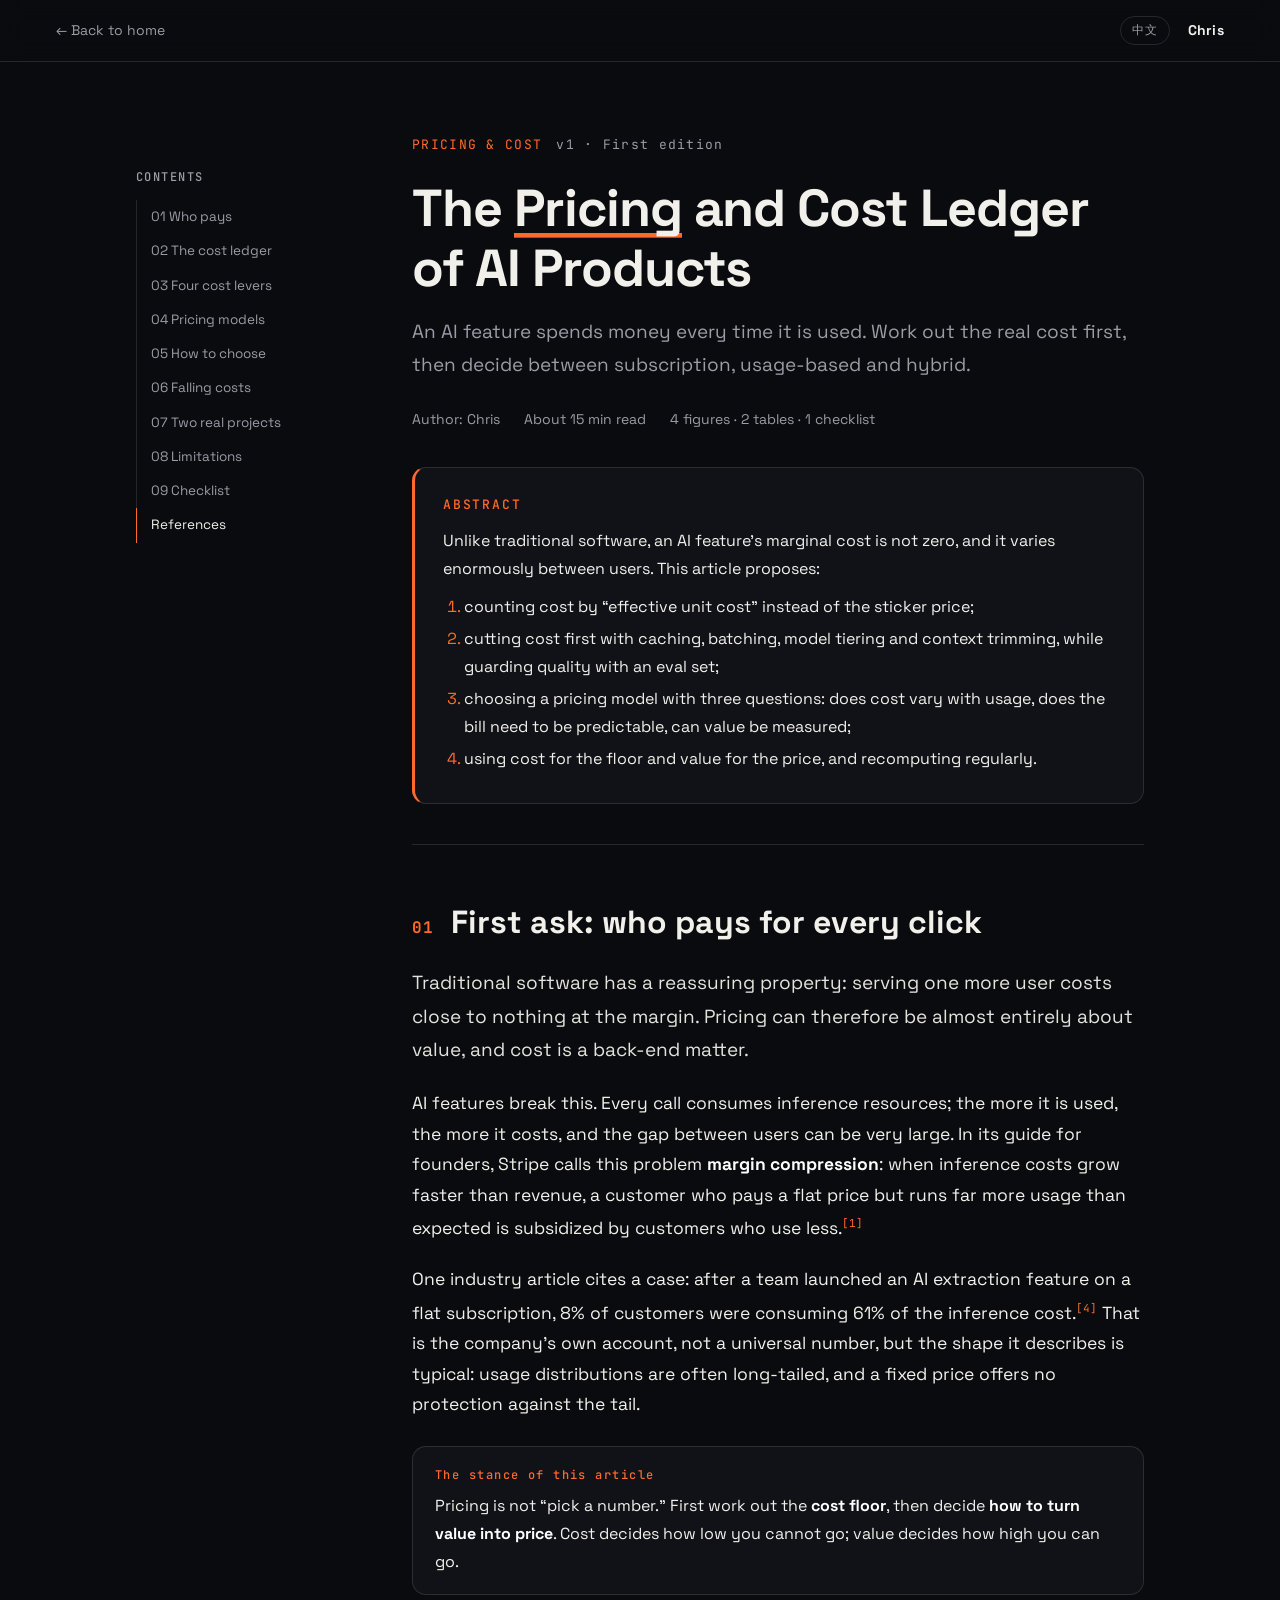
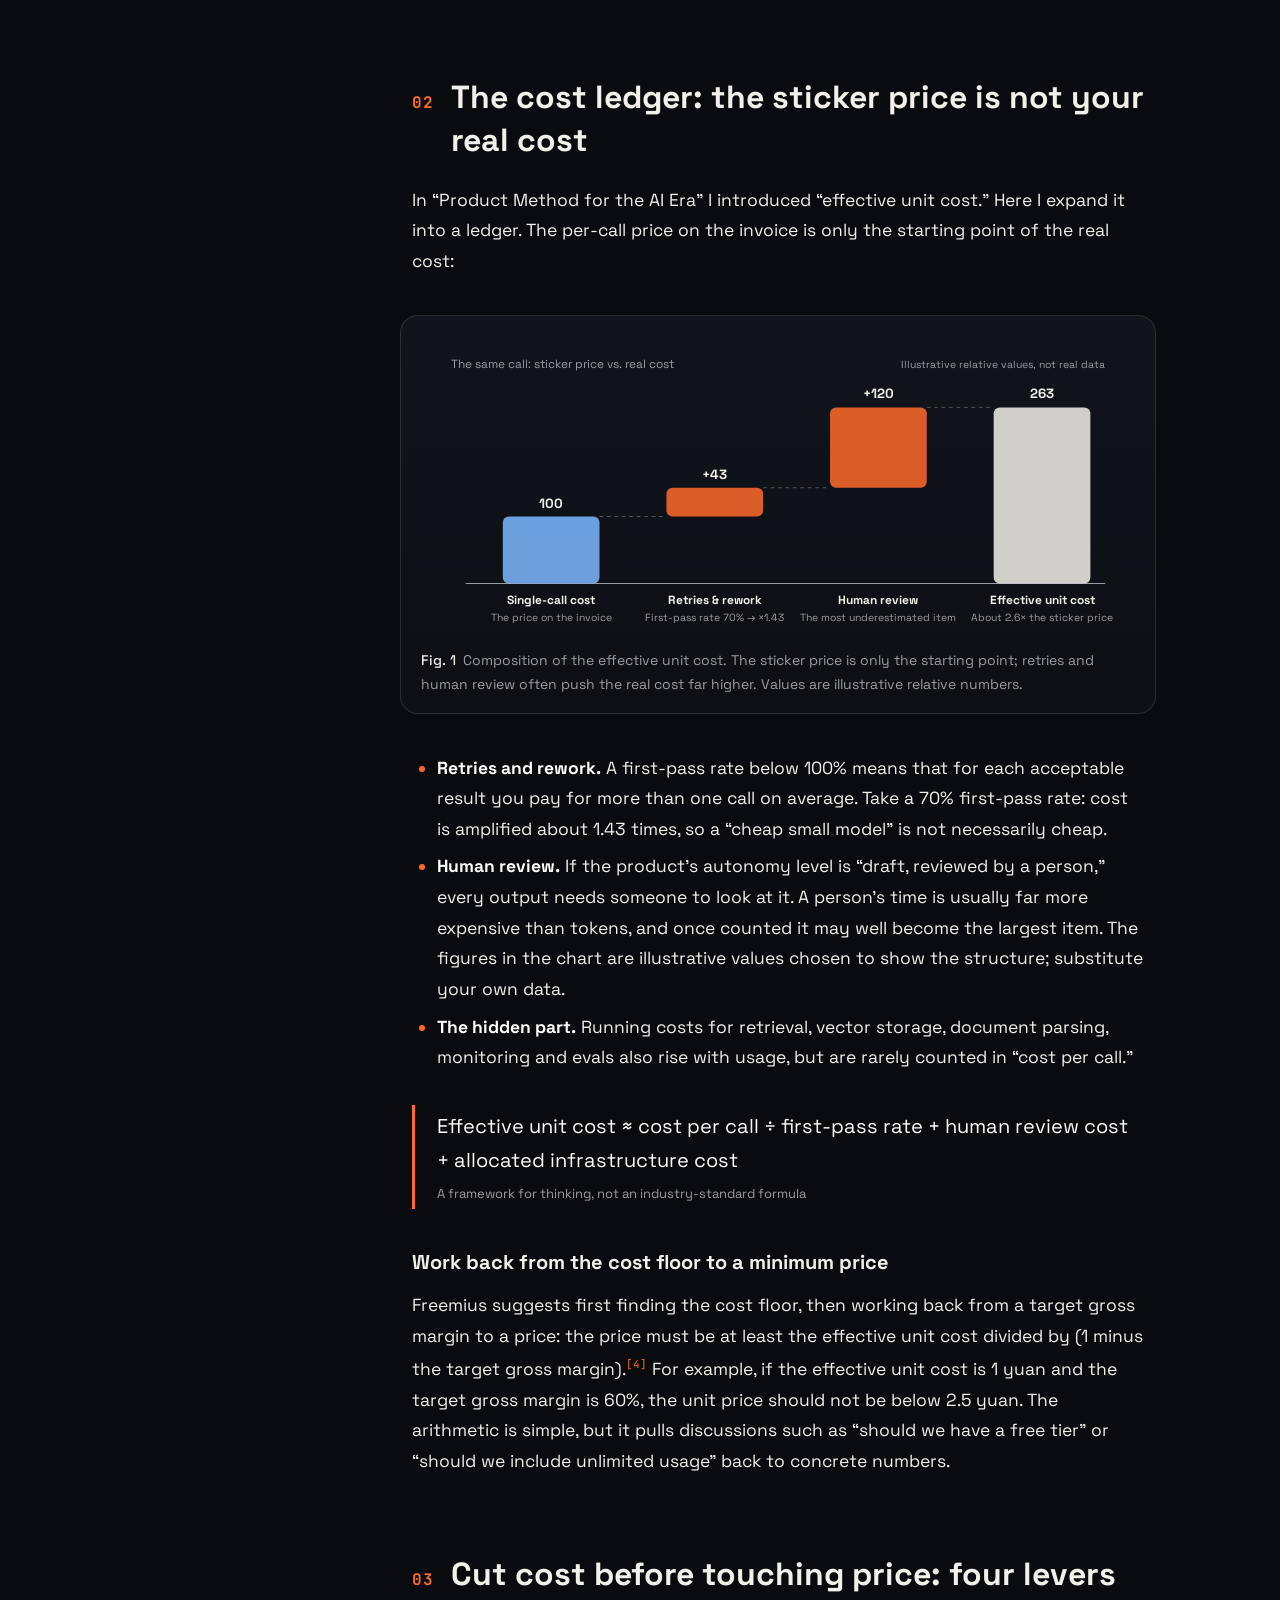
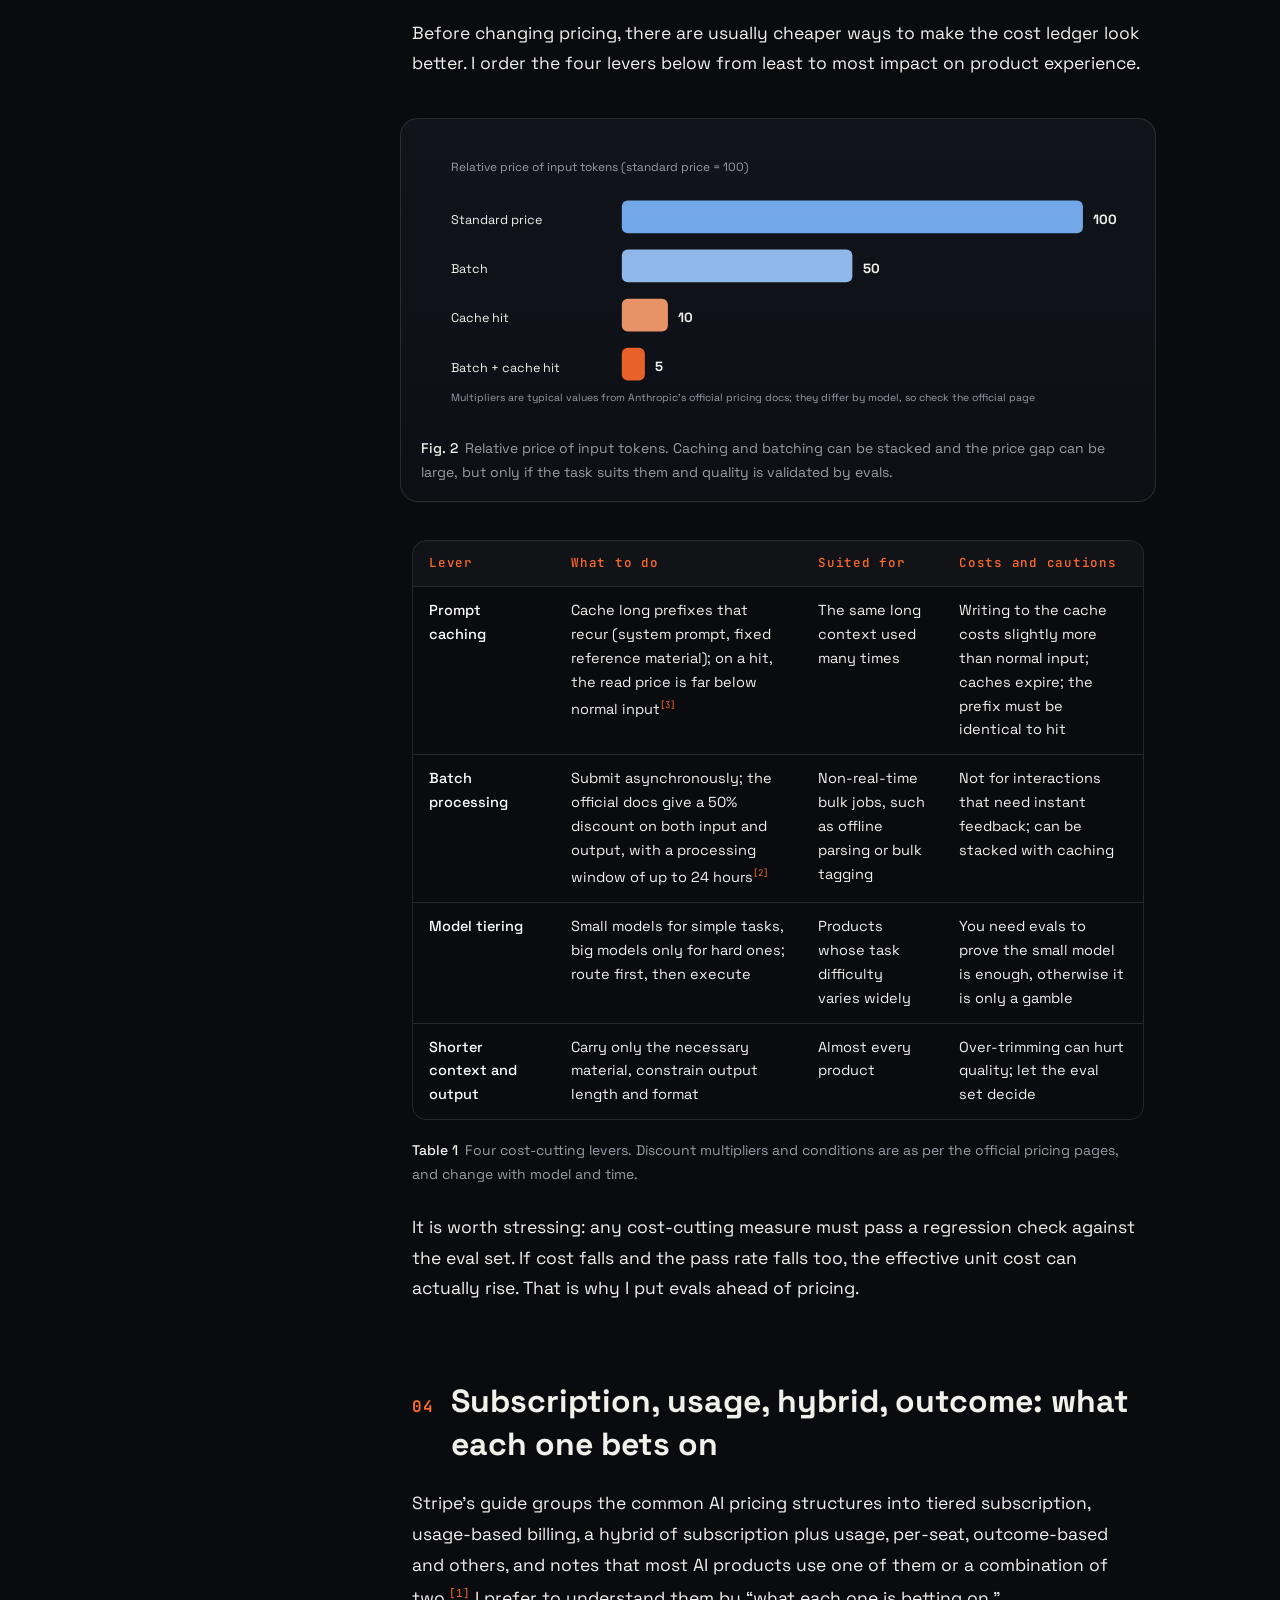
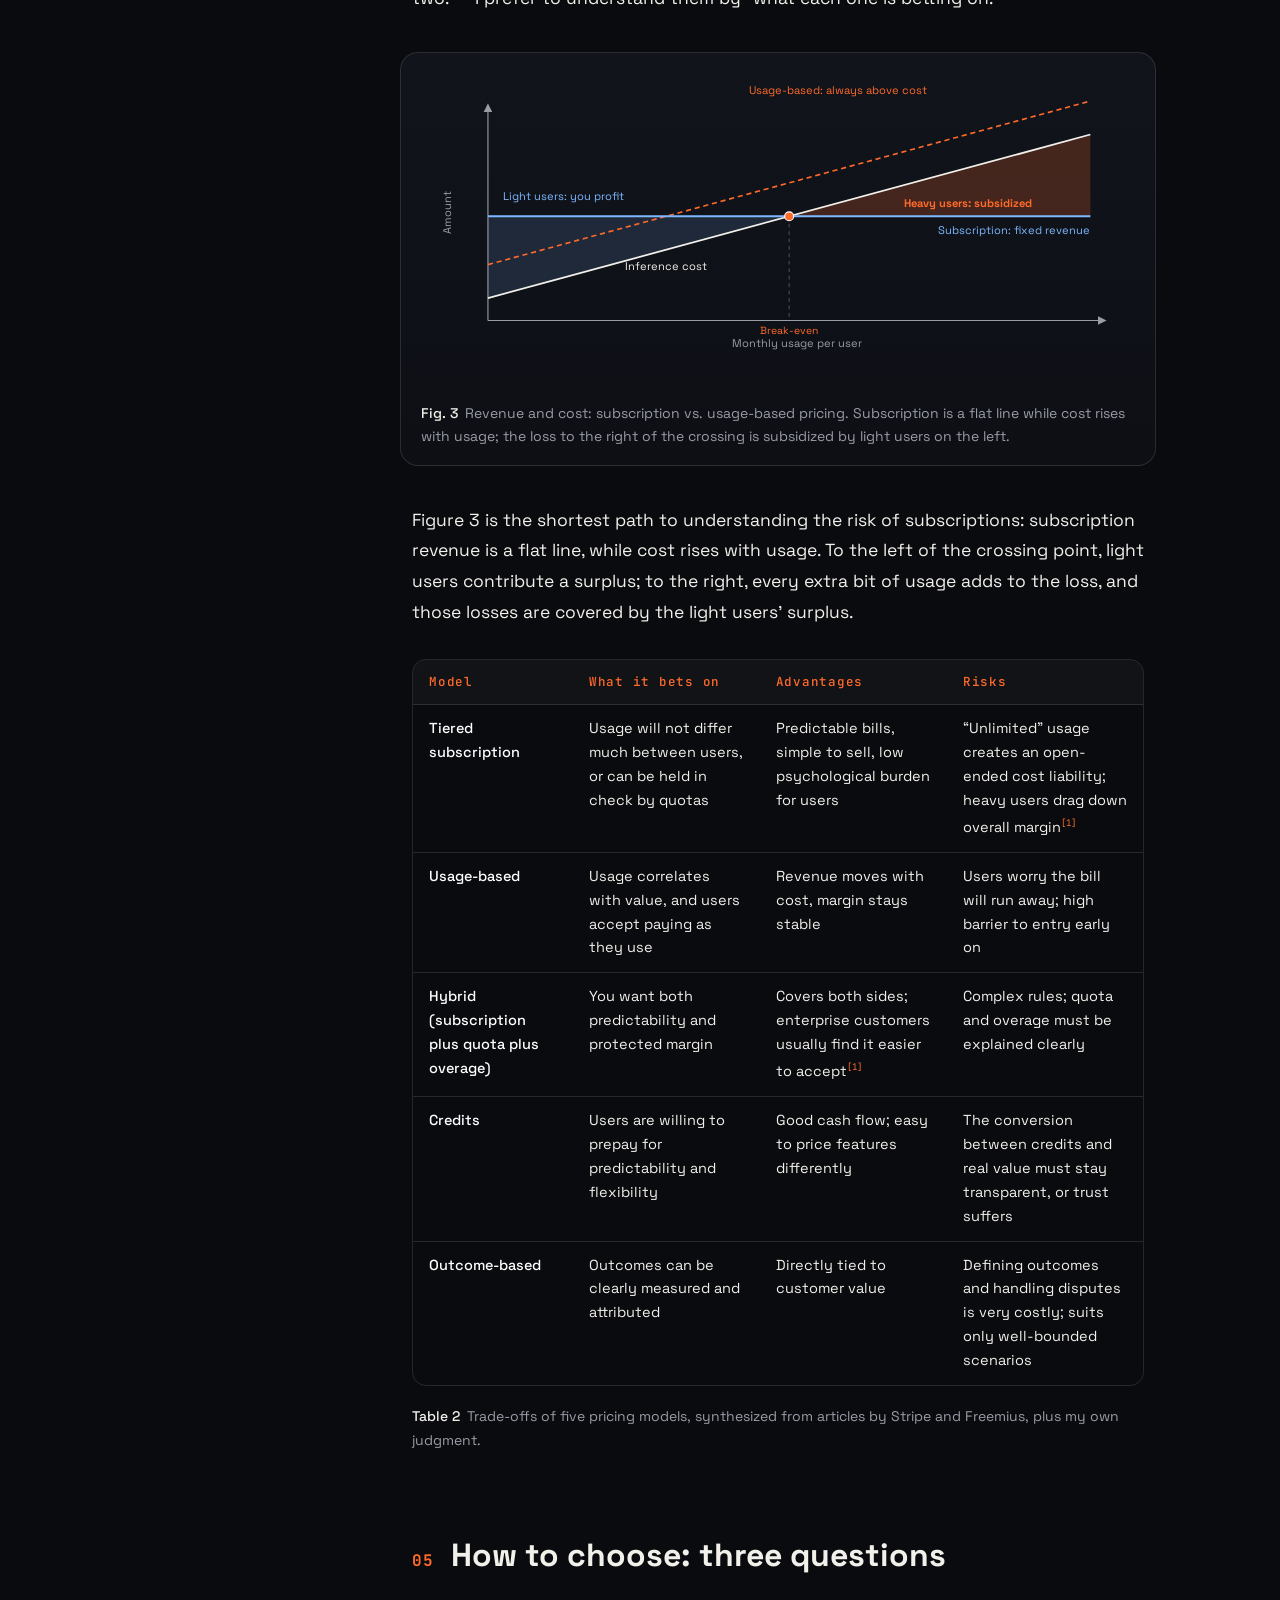
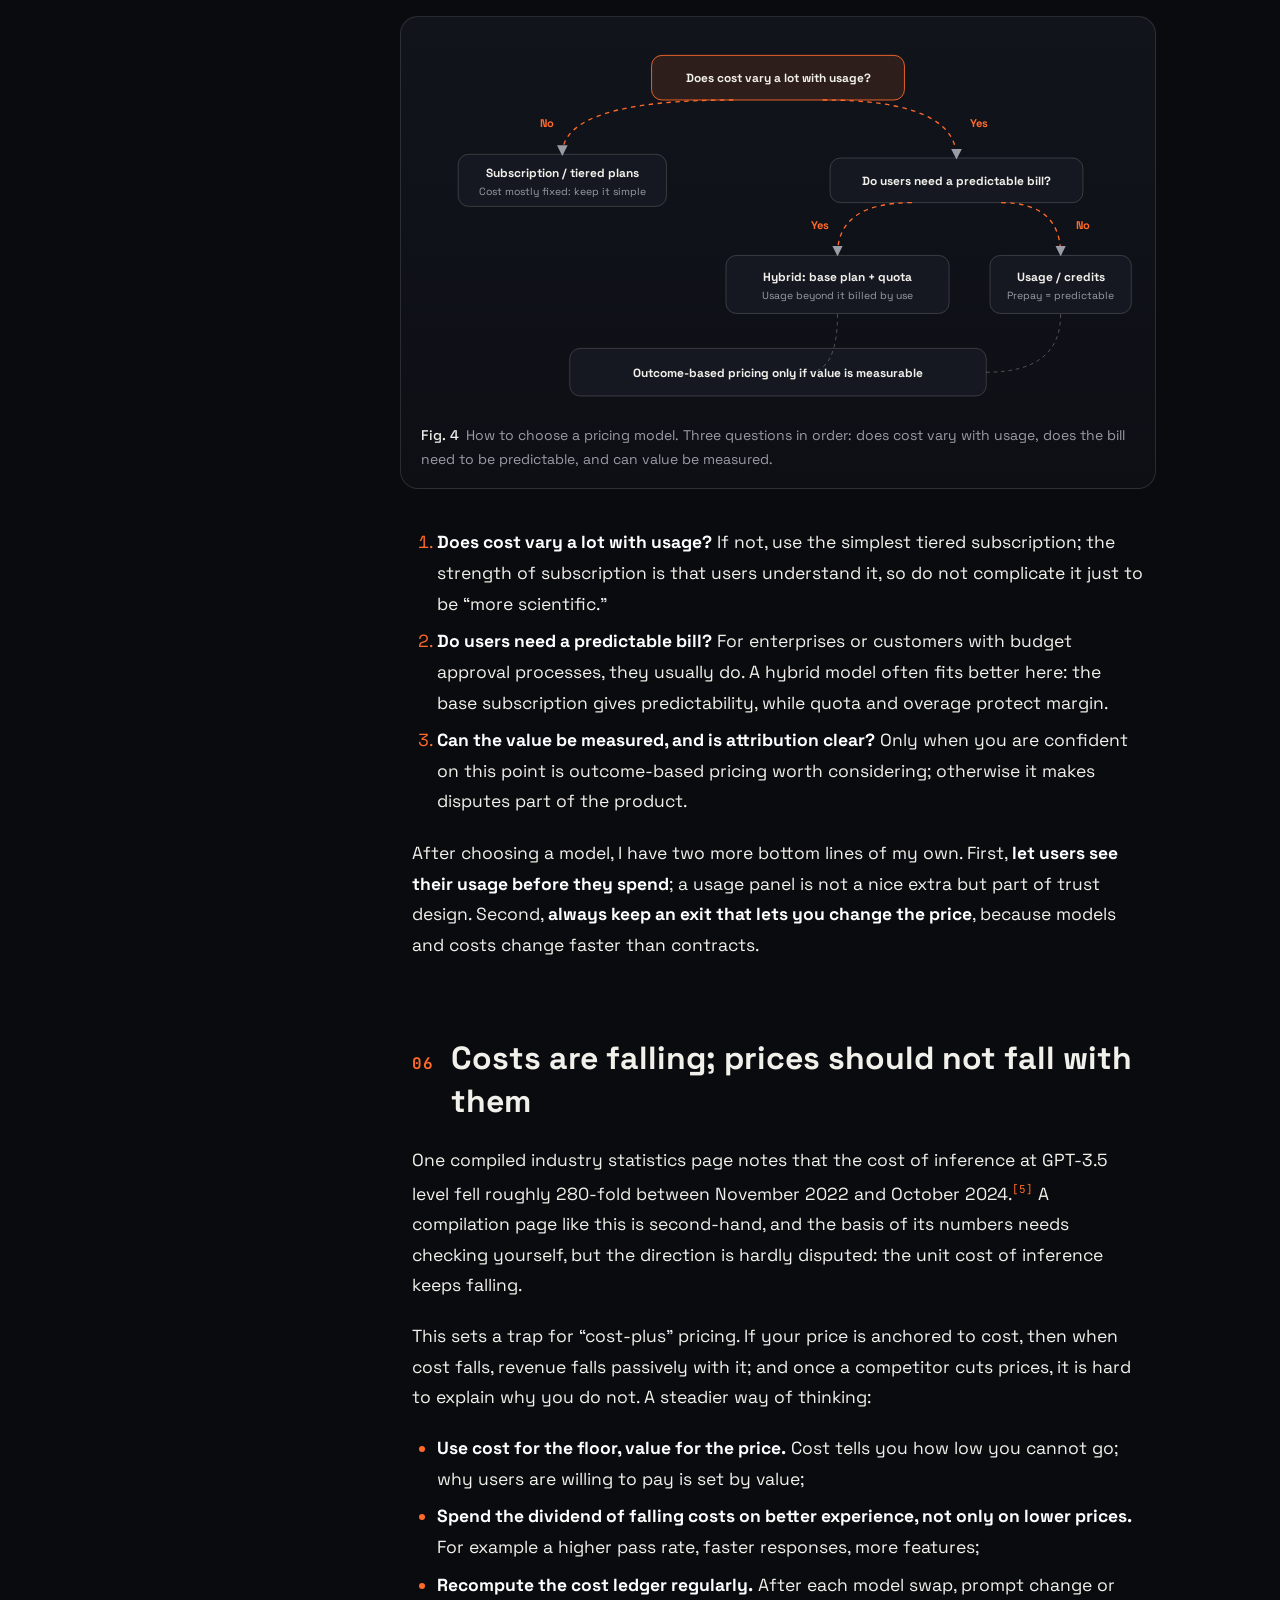
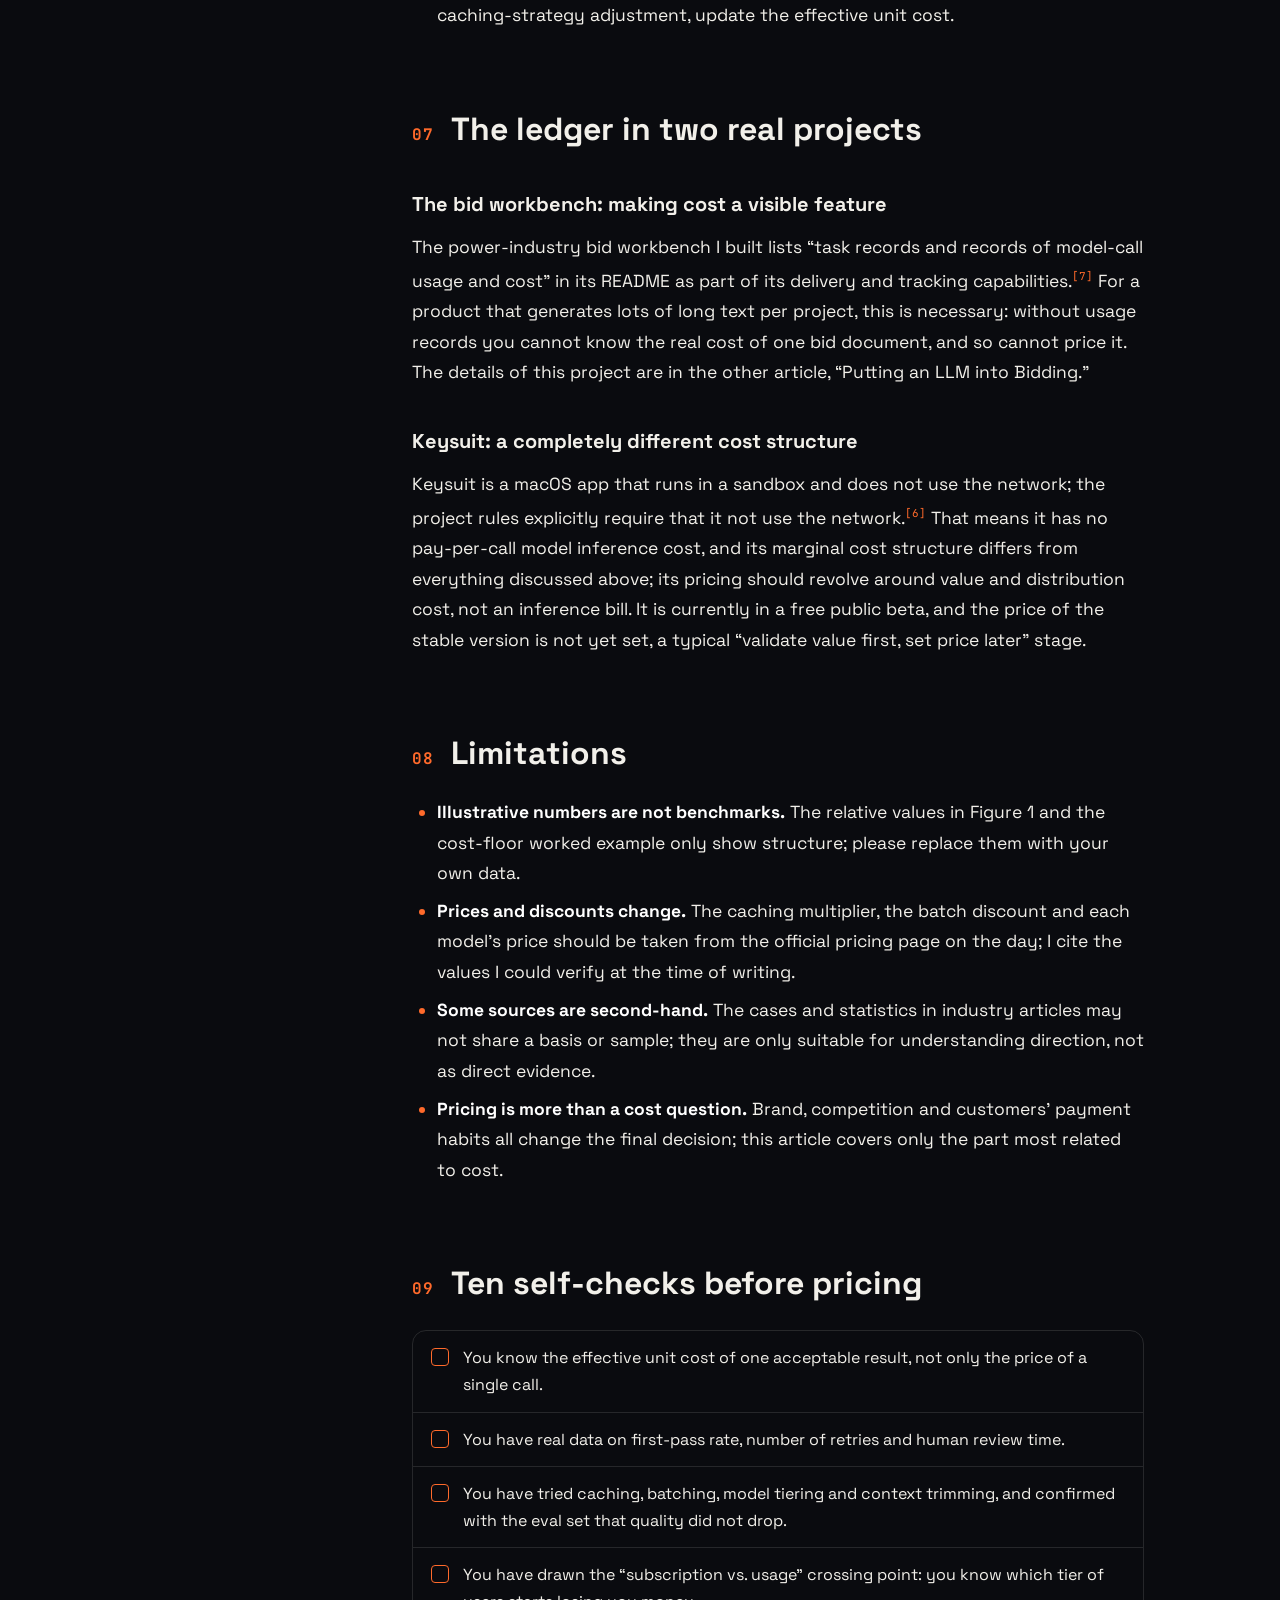
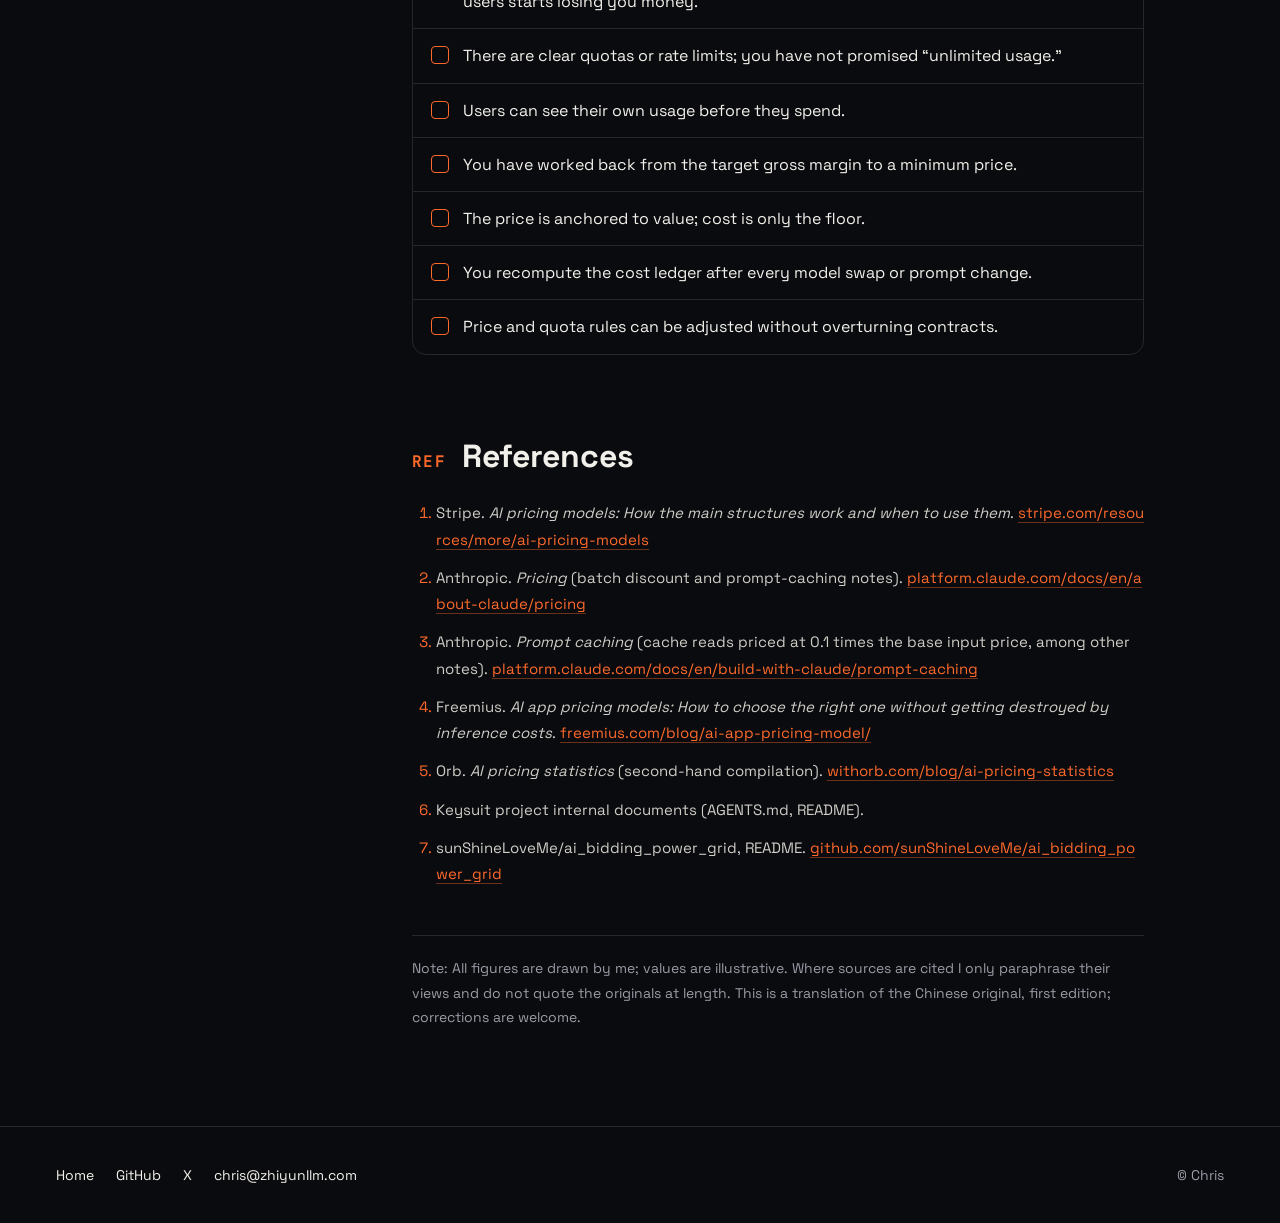
<file: articles/ai-pricing-cost.en.html>
<!DOCTYPE html>
<html lang="en">
<head>
<meta charset="utf-8">
<meta name="viewport" content="width=device-width, initial-scale=1">
<title>The Pricing and Cost Ledger of AI Products · Chris</title>
<meta name="description" content="AI features cost more the more they are used. How to compute effective unit cost, four cost-cutting levers, the trade-offs between subscription and usage-based pricing, and a three-question path for choosing.">
<meta property="og:title" content="The Pricing and Cost Ledger of AI Products">
<meta property="og:description" content="AI features cost more the more they are used. How to compute effective unit cost, four cost-cutting levers, the trade-offs between subscription and usage-based pricing, and a three-question path for choosing.">
<link rel="icon" href="data:image/svg+xml,%3Csvg%20xmlns%3D%27http%3A//www.w3.org/2000/svg%27%20viewBox%3D%270%200%2026%2026%27%3E%3Crect%20width%3D%2726%27%20height%3D%2726%27%20rx%3D%276%27%20fill%3D%27%230A0B0F%27/%3E%3Ccircle%20cx%3D%2713%27%20cy%3D%2713%27%20r%3D%279%27%20fill%3D%27none%27%20stroke%3D%27%23F2F0EA%27%20stroke-opacity%3D%27.7%27/%3E%3Ccircle%20cx%3D%2713%27%20cy%3D%2713%27%20r%3D%273%27%20fill%3D%27%23FF6A2B%27/%3E%3C/svg%3E">
<link rel="preconnect" href="https://fonts.googleapis.com">
<link rel="preconnect" href="https://fonts.gstatic.com" crossorigin>
<link rel="stylesheet" href="https://fonts.googleapis.com/css2?family=Space+Grotesk:wght@400;500;700&amp;family=Noto+Sans+SC:wght@400;500;700&amp;family=JetBrains+Mono:wght@400;500&amp;display=swap">
<link rel="alternate" hreflang="zh-CN" href="ai-pricing-cost.html">
<link rel="stylesheet" href="../css/article.css">
<script>document.documentElement.classList.add('js')</script>
</head>
<body>
<div class="prog" aria-hidden="true"></div>
<div class="top"><a class="back" href="../index.html?lang=en#articles">← Back to home</a><span class="rt"><a class="alt" href="ai-pricing-cost.html" hreflang="zh-CN">中文</a><span class="name">Chris</span></span></div>
<div class="wrap">
<aside class="toc" aria-label="Contents"><b>CONTENTS</b><a href="#s1">01 Who pays</a><a href="#s2">02 The cost ledger</a><a href="#s3">03 Four cost levers</a><a href="#s4">04 Pricing models</a><a href="#s5">05 How to choose</a><a href="#s6">06 Falling costs</a><a href="#s7">07 Two real projects</a><a href="#s8">08 Limitations</a><a href="#s9">09 Checklist</a><a href="#refs">References</a></aside>
<main>
<header class="hd">
  <div class="kick"><span>PRICING &amp; COST</span><span>v1 · First edition</span></div>
  <h1>The <em>Pricing</em> and Cost Ledger of AI Products</h1>
  <p class="sub">An AI feature spends money every time it is used. Work out the real cost first, then decide between subscription, usage-based and hybrid.</p>
  <div class="meta"><span>Author: Chris</span><span>About 15 min read</span><span>4 figures · 2 tables · 1 checklist</span></div>
  <div class="abs"><h2>ABSTRACT</h2><p>Unlike traditional software, an AI feature’s marginal cost is not zero, and it varies enormously between users. This article proposes:</p><ol><li>counting cost by “effective unit cost” instead of the sticker price;</li><li>cutting cost first with caching, batching, model tiering and context trimming, while guarding quality with an eval set;</li><li>choosing a pricing model with three questions: does cost vary with usage, does the bill need to be predictable, can value be measured;</li><li>using cost for the floor and value for the price, and recomputing regularly.</li></ol></div>
</header>

<section class="s" id="s1">
<h2 class="sh"><i>01</i>First ask: who pays for every click</h2>
<p class="lead">Traditional software has a reassuring property: serving one more user costs close to nothing at the margin. Pricing can therefore be almost entirely about value, and cost is a back-end matter.</p>
<p>AI features break this. Every call consumes inference resources; the more it is used, the more it costs, and the gap between users can be very large. In its guide for founders, Stripe calls this problem <strong>margin compression</strong>: when inference costs grow faster than revenue, a customer who pays a flat price but runs far more usage than expected is subsidized by customers who use less.<sup class="ref"><a href="#r1">[1]</a></sup></p>
<p>One industry article cites a case: after a team launched an AI extraction feature on a flat subscription, 8% of customers were consuming 61% of the inference cost.<sup class="ref"><a href="#r4">[4]</a></sup> That is the company’s own account, not a universal number, but the shape it describes is typical: usage distributions are often long-tailed, and a fixed price offers no protection against the tail.</p>
<div class="call"><b class="t">The stance of this article</b><p>Pricing is not “pick a number.” First work out the <strong>cost floor</strong>, then decide <strong>how to turn value into price</strong>. Cost decides how low you cannot go; value decides how high you can go.</p></div>
</section>

<section class="s" id="s2">
<h2 class="sh"><i>02</i>The cost ledger: the sticker price is not your real cost</h2>
<p>In “Product Method for the AI Era” I introduced “effective unit cost.” Here I expand it into a ledger. The per-call price on the invoice is only the starting point of the real cost:</p>
<figure class="fg" id="fig1"><div class="figscroll"><svg viewBox="0 0 960 400" role="img" aria-labelledby="p1t p1d" class="svgfig"><title id="p1t">Composition of the effective unit cost</title><desc id="p1d">Waterfall chart: a single call costs 100; an insufficient first-pass rate adds 43 for retries; human review adds 120; the effective unit cost is about 263. Values are illustrative relative numbers.</desc><defs><marker id="p1-a" viewBox="0 0 10 10" refX="8.5" refY="5" markerWidth="8" markerHeight="8" orient="auto"><path d="M0 0L10 5L0 10z" fill="#9A9CA6"/></marker></defs><text x="40" y="40" class="t16 tm">The same call: sticker price vs. real cost</text><line x1="60" y1="330" x2="920" y2="330" class="ln"/><g class="rise" style="--i:0"><rect x="110" y="240.0" width="130" height="90.0" rx="8" fill="#7DB8FF" fill-opacity=".85"/><text x="175" y="228.0" class="t18 bold mid">100</text><text x="175" y="358" class="t16 bold mid">Single-call cost</text><text x="175" y="380" class="t14 tm mid">The price on the invoice</text></g><g class="rise" style="--i:1"><rect x="330" y="201.3" width="130" height="38.7" rx="8" fill="#FF6A2B" fill-opacity=".85"/><text x="395" y="189.29999999999998" class="t18 bold mid">+43</text><text x="395" y="358" class="t16 bold mid">Retries &amp; rework</text><text x="395" y="380" class="t14 tm mid">First-pass rate 70% → ×1.43</text></g><g class="rise" style="--i:2"><rect x="550" y="93.3" width="130" height="108.0" rx="8" fill="#FF6A2B" fill-opacity=".85"/><text x="615" y="81.29999999999998" class="t18 bold mid">+120</text><text x="615" y="358" class="t16 bold mid">Human review</text><text x="615" y="380" class="t14 tm mid">The most underestimated item</text></g><g class="rise" style="--i:3"><rect x="770" y="93.3" width="130" height="236.7" rx="8" fill="#F2F0EA" fill-opacity=".85"/><text x="835" y="81.29999999999998" class="t18 bold mid">263</text><text x="835" y="358" class="t16 bold mid">Effective unit cost</text><text x="835" y="380" class="t14 tm mid">About 2.6× the sticker price</text></g><line x1="240" y1="240.0" x2="330" y2="240.0" class="lnd"/><line x1="460" y1="201.3" x2="550" y2="201.3" class="lnd"/><line x1="680" y1="93.3" x2="770" y2="93.3" class="lnd"/><text x="920" y="40" class="t14 tm end">Illustrative relative values, not real data</text></svg></div><figcaption><b>Fig. 1</b>Composition of the effective unit cost. The sticker price is only the starting point; retries and human review often push the real cost far higher. Values are illustrative relative numbers.</figcaption></figure>
<ul>
<li><strong>Retries and rework.</strong> A first-pass rate below 100% means that for each acceptable result you pay for more than one call on average. Take a 70% first-pass rate: cost is amplified about 1.43 times, so a “cheap small model” is not necessarily cheap.</li>
<li><strong>Human review.</strong> If the product’s autonomy level is “draft, reviewed by a person,” every output needs someone to look at it. A person’s time is usually far more expensive than tokens, and once counted it may well become the largest item. The figures in the chart are illustrative values chosen to show the structure; substitute your own data.</li>
<li><strong>The hidden part.</strong> Running costs for retrieval, vector storage, document parsing, monitoring and evals also rise with usage, but are rarely counted in “cost per call.”</li>
</ul>
<blockquote>Effective unit cost ≈ cost per call ÷ first-pass rate + human review cost + allocated infrastructure cost<small>A framework for thinking, not an industry-standard formula</small></blockquote>
<h3>Work back from the cost floor to a minimum price</h3>
<p>Freemius suggests first finding the cost floor, then working back from a target gross margin to a price: the price must be at least the effective unit cost divided by (1 minus the target gross margin).<sup class="ref"><a href="#r4">[4]</a></sup> For example, if the effective unit cost is 1 yuan and the target gross margin is 60%, the unit price should not be below 2.5 yuan. The arithmetic is simple, but it pulls discussions such as “should we have a free tier” or “should we include unlimited usage” back to concrete numbers.</p>
</section>

<section class="s" id="s3">
<h2 class="sh"><i>03</i>Cut cost before touching price: four levers</h2>
<p>Before changing pricing, there are usually cheaper ways to make the cost ledger look better. I order the four levers below from least to most impact on product experience.</p>
<figure class="fg" id="fig2"><div class="figscroll"><svg viewBox="0 0 960 380" role="img" aria-labelledby="p3t p3d" class="svgfig"><title id="p3t">Relative price of input tokens</title><desc id="p3d">Using typical multipliers from the official docs as an example: standard price is 100, batch is 50, a cache hit is 10, and both together are 5.</desc><text x="40" y="40" class="t16 tm">Relative price of input tokens (standard price = 100)</text><g class="rise" style="--i:0"><text x="40" y="112" class="t17">Standard price</text><rect x="270" y="80" width="620.0" height="44" rx="8" fill="#7DB8FF" fill-opacity=".9"/><text x="904.0" y="111" class="t18 bold">100</text></g><g class="rise" style="--i:1"><text x="40" y="178" class="t17">Batch</text><rect x="270" y="146" width="310.0" height="44" rx="8" fill="#9EC9FF" fill-opacity=".9"/><text x="594.0" y="177" class="t18 bold">50</text></g><g class="rise" style="--i:2"><text x="40" y="244" class="t17">Cache hit</text><rect x="270" y="212" width="62.0" height="44" rx="8" fill="#FFA070" fill-opacity=".9"/><text x="346.0" y="243" class="t18 bold">10</text></g><g class="rise" style="--i:3"><text x="40" y="310" class="t17">Batch + cache hit</text><rect x="270" y="278" width="31.0" height="44" rx="8" fill="#FF6A2B" fill-opacity=".9"/><text x="315.0" y="309" class="t18 bold">5</text></g><text x="40" y="350" class="t14 tm">Multipliers are typical values from Anthropic’s official pricing docs; they differ by model, so check the official page</text></svg></div><figcaption><b>Fig. 2</b>Relative price of input tokens. Caching and batching can be stacked and the price gap can be large, but only if the task suits them and quality is validated by evals.</figcaption></figure>
<div class="tw"><table>
<thead><tr><th>Lever</th><th>What to do</th><th>Suited for</th><th>Costs and cautions</th></tr></thead>
<tbody>
<tr><td>Prompt caching</td><td>Cache long prefixes that recur (system prompt, fixed reference material); on a hit, the read price is far below normal input<sup class="ref"><a href="#r3">[3]</a></sup></td><td>The same long context used many times</td><td>Writing to the cache costs slightly more than normal input; caches expire; the prefix must be identical to hit</td></tr>
<tr><td>Batch processing</td><td>Submit asynchronously; the official docs give a 50% discount on both input and output, with a processing window of up to 24 hours<sup class="ref"><a href="#r2">[2]</a></sup></td><td>Non-real-time bulk jobs, such as offline parsing or bulk tagging</td><td>Not for interactions that need instant feedback; can be stacked with caching</td></tr>
<tr><td>Model tiering</td><td>Small models for simple tasks, big models only for hard ones; route first, then execute</td><td>Products whose task difficulty varies widely</td><td>You need evals to prove the small model is enough, otherwise it is only a gamble</td></tr>
<tr><td>Shorter context and output</td><td>Carry only the necessary material, constrain output length and format</td><td>Almost every product</td><td>Over-trimming can hurt quality; let the eval set decide</td></tr>
</tbody></table></div>
<p class="tcap"><b>Table 1</b>Four cost-cutting levers. Discount multipliers and conditions are as per the official pricing pages, and change with model and time.</p>
<p>It is worth stressing: any cost-cutting measure must pass a regression check against the eval set. If cost falls and the pass rate falls too, the effective unit cost can actually rise. That is why I put evals ahead of pricing.</p>
</section>

<section class="s" id="s4">
<h2 class="sh"><i>04</i>Subscription, usage, hybrid, outcome: what each one bets on</h2>
<p>Stripe’s guide groups the common AI pricing structures into tiered subscription, usage-based billing, a hybrid of subscription plus usage, per-seat, outcome-based and others, and notes that most AI products use one of them or a combination of two.<sup class="ref"><a href="#r1">[1]</a></sup> I prefer to understand them by “what each one is betting on.”</p>
<figure class="fg" id="fig3"><div class="figscroll"><svg viewBox="0 0 960 420" role="img" aria-labelledby="p2t p2d" class="svgfig"><title id="p2t">Revenue and cost: subscription vs. usage-based pricing</title><desc id="p2d">The horizontal axis is one user’s monthly usage; the vertical axis is money. Subscription revenue is a flat line while cost rises with usage; past the crossing point, more usage means a bigger loss. The usage-based revenue line stays above cost.</desc><defs><marker id="p2-a" viewBox="0 0 10 10" refX="8.5" refY="5" markerWidth="8" markerHeight="8" orient="auto"><path d="M0 0L10 5L0 10z" fill="#9A9CA6"/></marker></defs><polygon points="90,190 495,190 90,300" fill="#7DB8FF" fill-opacity=".14" class="fadein"/><polygon points="495,190 900,190 900,80" fill="#FF6A2B" fill-opacity=".22" class="fadein"/><line x1="90" y1="330" x2="920" y2="330" class="ln" marker-end="url(#p2-a)"/><line x1="90" y1="330" x2="90" y2="40" class="ln" marker-end="url(#p2-a)"/><text x="505" y="366" class="t15 tm mid">Monthly usage per user</text><text transform="translate(40,185) rotate(-90)" class="t15 tm mid">Amount</text><line x1="90" y1="300" x2="900" y2="80" class="draw curve" pathLength="1"/><line x1="90" y1="255" x2="900" y2="35" stroke="#FF6A2B" stroke-width="2.2" stroke-dasharray="7 5"/><line x1="90" y1="190" x2="900" y2="190" stroke="#7DB8FF" stroke-width="2.6"/><line x1="495" y1="190" x2="495" y2="330" class="lnd"/><circle cx="495" cy="190" r="6" class="demo"/><text x="495" y="348" class="t14 ta mid">Break-even</text><text x="900" y="214" class="t15 tb end">Subscription: fixed revenue</text><text x="560" y="26" class="t15 ta mid">Usage-based: always above cost</text><text x="110" y="168" class="t15 tb">Light users: you profit</text><text x="650" y="178" class="t15 ta bold">Heavy users: subsidized</text><text x="330" y="262" class="t15 mid">Inference cost</text></svg></div><figcaption><b>Fig. 3</b>Revenue and cost: subscription vs. usage-based pricing. Subscription is a flat line while cost rises with usage; the loss to the right of the crossing is subsidized by light users on the left.</figcaption></figure>
<p>Figure 3 is the shortest path to understanding the risk of subscriptions: subscription revenue is a flat line, while cost rises with usage. To the left of the crossing point, light users contribute a surplus; to the right, every extra bit of usage adds to the loss, and those losses are covered by the light users’ surplus.</p>
<div class="tw"><table>
<thead><tr><th>Model</th><th>What it bets on</th><th>Advantages</th><th>Risks</th></tr></thead>
<tbody>
<tr><td>Tiered subscription</td><td>Usage will not differ much between users, or can be held in check by quotas</td><td>Predictable bills, simple to sell, low psychological burden for users</td><td>“Unlimited” usage creates an open-ended cost liability; heavy users drag down overall margin<sup class="ref"><a href="#r1">[1]</a></sup></td></tr>
<tr><td>Usage-based</td><td>Usage correlates with value, and users accept paying as they use</td><td>Revenue moves with cost, margin stays stable</td><td>Users worry the bill will run away; high barrier to entry early on</td></tr>
<tr><td>Hybrid (subscription plus quota plus overage)</td><td>You want both predictability and protected margin</td><td>Covers both sides; enterprise customers usually find it easier to accept<sup class="ref"><a href="#r1">[1]</a></sup></td><td>Complex rules; quota and overage must be explained clearly</td></tr>
<tr><td>Credits</td><td>Users are willing to prepay for predictability and flexibility</td><td>Good cash flow; easy to price features differently</td><td>The conversion between credits and real value must stay transparent, or trust suffers</td></tr>
<tr><td>Outcome-based</td><td>Outcomes can be clearly measured and attributed</td><td>Directly tied to customer value</td><td>Defining outcomes and handling disputes is very costly; suits only well-bounded scenarios</td></tr>
</tbody></table></div>
<p class="tcap"><b>Table 2</b>Trade-offs of five pricing models, synthesized from articles by Stripe and Freemius, plus my own judgment.</p>
</section>

<section class="s" id="s5">
<h2 class="sh"><i>05</i>How to choose: three questions</h2>
<figure class="fg" id="fig4"><div class="figscroll"><svg viewBox="0 0 960 500" role="img" aria-labelledby="p4t p4d" class="svgfig"><title id="p4t">How to choose a pricing model</title><desc id="p4d">First ask whether cost varies with usage, then whether users need a predictable bill, and finally whether value can be measured.</desc><defs><marker id="p4-a" viewBox="0 0 10 10" refX="8.5" refY="5" markerWidth="8" markerHeight="8" orient="auto"><path d="M0 0L10 5L0 10z" fill="#9A9CA6"/></marker></defs><rect x="310.0" y="22.0" width="340" height="60" rx="14" class="bx hot"/><text x="480" y="58" class="t16 bold mid">Does cost vary a lot with usage?</text><rect x="50.0" y="155.0" width="280" height="70" rx="14" class="bx"/><text x="190" y="186" class="t16 bold mid">Subscription / tiered plans</text><text x="190" y="210" class="t14 tm mid">Cost mostly fixed: keep it simple</text><rect x="550.0" y="160.0" width="340" height="60" rx="14" class="bx"/><text x="720" y="196" class="t16 bold mid">Do users need a predictable bill?</text><rect x="410.0" y="291.0" width="300" height="78" rx="14" class="bx"/><text x="560" y="326" class="t16 bold mid">Hybrid: base plan + quota</text><text x="560" y="350" class="t14 tm mid">Usage beyond it billed by use</text><rect x="765.0" y="291.0" width="190" height="78" rx="14" class="bx"/><text x="860" y="326" class="t16 bold mid">Usage / credits</text><text x="860" y="350" class="t14 tm mid">Prepay = predictable</text><rect x="200.0" y="416.0" width="560" height="64" rx="14" class="bx"/><text x="480" y="454" class="t16 bold mid">Outcome-based pricing only if value is measurable</text><path d="M420,82 Q190,82 190,155" class="flow" marker-end="url(#p4-a)"/><text x="170" y="118" class="t15 ta bold mid">No</text><path d="M540,82 Q720,82 720,160" class="flow" marker-end="url(#p4-a)"/><text x="750" y="118" class="t15 ta bold mid">Yes</text><path d="M660,220 Q560,220 560,290" class="flow" marker-end="url(#p4-a)"/><text x="536" y="256" class="t15 ta bold mid">Yes</text><path d="M780,220 Q860,220 860,290" class="flow" marker-end="url(#p4-a)"/><text x="890" y="256" class="t15 ta bold mid">No</text><path d="M560,370 Q560,448 520,448" class="lnd"/><path d="M860,370 Q860,448 760,448" class="lnd"/></svg></div><figcaption><b>Fig. 4</b>How to choose a pricing model. Three questions in order: does cost vary with usage, does the bill need to be predictable, and can value be measured.</figcaption></figure>
<ol>
<li><strong>Does cost vary a lot with usage?</strong> If not, use the simplest tiered subscription; the strength of subscription is that users understand it, so do not complicate it just to be “more scientific.”</li>
<li><strong>Do users need a predictable bill?</strong> For enterprises or customers with budget approval processes, they usually do. A hybrid model often fits better here: the base subscription gives predictability, while quota and overage protect margin.</li>
<li><strong>Can the value be measured, and is attribution clear?</strong> Only when you are confident on this point is outcome-based pricing worth considering; otherwise it makes disputes part of the product.</li>
</ol>
<p>After choosing a model, I have two more bottom lines of my own. First, <strong>let users see their usage before they spend</strong>; a usage panel is not a nice extra but part of trust design. Second, <strong>always keep an exit that lets you change the price</strong>, because models and costs change faster than contracts.</p>
</section>

<section class="s" id="s6">
<h2 class="sh"><i>06</i>Costs are falling; prices should not fall with them</h2>
<p>One compiled industry statistics page notes that the cost of inference at GPT-3.5 level fell roughly 280-fold between November 2022 and October 2024.<sup class="ref"><a href="#r5">[5]</a></sup> A compilation page like this is second-hand, and the basis of its numbers needs checking yourself, but the direction is hardly disputed: the unit cost of inference keeps falling.</p>
<p>This sets a trap for “cost-plus” pricing. If your price is anchored to cost, then when cost falls, revenue falls passively with it; and once a competitor cuts prices, it is hard to explain why you do not. A steadier way of thinking:</p>
<ul>
<li><strong>Use cost for the floor, value for the price.</strong> Cost tells you how low you cannot go; why users are willing to pay is set by value;</li>
<li><strong>Spend the dividend of falling costs on better experience, not only on lower prices.</strong> For example a higher pass rate, faster responses, more features;</li>
<li><strong>Recompute the cost ledger regularly.</strong> After each model swap, prompt change or caching-strategy adjustment, update the effective unit cost.</li>
</ul>
</section>

<section class="s" id="s7">
<h2 class="sh"><i>07</i>The ledger in two real projects</h2>
<h3>The bid workbench: making cost a visible feature</h3>
<p>The power-industry bid workbench I built lists “task records and records of model-call usage and cost” in its README as part of its delivery and tracking capabilities.<sup class="ref"><a href="#r7">[7]</a></sup> For a product that generates lots of long text per project, this is necessary: without usage records you cannot know the real cost of one bid document, and so cannot price it. The details of this project are in the other article, “Putting an LLM into Bidding.”</p>
<h3>Keysuit: a completely different cost structure</h3>
<p>Keysuit is a macOS app that runs in a sandbox and does not use the network; the project rules explicitly require that it not use the network.<sup class="ref"><a href="#r6">[6]</a></sup> That means it has no pay-per-call model inference cost, and its marginal cost structure differs from everything discussed above; its pricing should revolve around value and distribution cost, not an inference bill. It is currently in a free public beta, and the price of the stable version is not yet set, a typical “validate value first, set price later” stage.</p>
</section>

<section class="s" id="s8">
<h2 class="sh"><i>08</i>Limitations</h2>
<ul>
<li><strong>Illustrative numbers are not benchmarks.</strong> The relative values in Figure 1 and the cost-floor worked example only show structure; please replace them with your own data.</li>
<li><strong>Prices and discounts change.</strong> The caching multiplier, the batch discount and each model’s price should be taken from the official pricing page on the day; I cite the values I could verify at the time of writing.</li>
<li><strong>Some sources are second-hand.</strong> The cases and statistics in industry articles may not share a basis or sample; they are only suitable for understanding direction, not as direct evidence.</li>
<li><strong>Pricing is more than a cost question.</strong> Brand, competition and customers’ payment habits all change the final decision; this article covers only the part most related to cost.</li>
</ul>
</section>

<section class="s" id="s9">
<h2 class="sh"><i>09</i>Ten self-checks before pricing</h2>
<ul class="chk">
<li>You know the effective unit cost of one acceptable result, not only the price of a single call.</li>
<li>You have real data on first-pass rate, number of retries and human review time.</li>
<li>You have tried caching, batching, model tiering and context trimming, and confirmed with the eval set that quality did not drop.</li>
<li>You have drawn the “subscription vs. usage” crossing point: you know which tier of users starts losing you money.</li>
<li>There are clear quotas or rate limits; you have not promised “unlimited usage.”</li>
<li>Users can see their own usage before they spend.</li>
<li>You have worked back from the target gross margin to a minimum price.</li>
<li>The price is anchored to value; cost is only the floor.</li>
<li>You recompute the cost ledger after every model swap or prompt change.</li>
<li>Price and quota rules can be adjusted without overturning contracts.</li>
</ul>
</section>

<section class="s" id="refs">
<h2 class="sh"><i>REF</i>References</h2>
<ol class="refs">
<li id="r1">Stripe. <em>AI pricing models: How the main structures work and when to use them</em>. <a href="https://stripe.com/resources/more/ai-pricing-models" target="_blank" rel="noopener">stripe.com/resources/more/ai-pricing-models</a></li>
<li id="r2">Anthropic. <em>Pricing</em> (batch discount and prompt-caching notes). <a href="https://platform.claude.com/docs/en/about-claude/pricing" target="_blank" rel="noopener">platform.claude.com/docs/en/about-claude/pricing</a></li>
<li id="r3">Anthropic. <em>Prompt caching</em> (cache reads priced at 0.1 times the base input price, among other notes). <a href="https://platform.claude.com/docs/en/build-with-claude/prompt-caching" target="_blank" rel="noopener">platform.claude.com/docs/en/build-with-claude/prompt-caching</a></li>
<li id="r4">Freemius. <em>AI app pricing models: How to choose the right one without getting destroyed by inference costs</em>. <a href="https://freemius.com/blog/ai-app-pricing-model/" target="_blank" rel="noopener">freemius.com/blog/ai-app-pricing-model/</a></li>
<li id="r5">Orb. <em>AI pricing statistics</em> (second-hand compilation). <a href="https://www.withorb.com/blog/ai-pricing-statistics" target="_blank" rel="noopener">withorb.com/blog/ai-pricing-statistics</a></li>
<li id="r6">Keysuit project internal documents (AGENTS.md, README).</li>
<li id="r7">sunShineLoveMe/ai_bidding_power_grid, README. <a href="https://github.com/sunShineLoveMe/ai_bidding_power_grid" target="_blank" rel="noopener">github.com/sunShineLoveMe/ai_bidding_power_grid</a></li>
</ol>
<p class="note">Note: All figures are drawn by me; values are illustrative. Where sources are cited I only paraphrase their views and do not quote the originals at length. This is a translation of the Chinese original, first edition; corrections are welcome.</p>
</section>

</main>
</div>
<footer class="ft">
  <nav><a href="../index.html?lang=en">Home</a><a href="https://github.com/sunShineLoveMe" target="_blank" rel="noopener">GitHub</a><a href="https://x.com/chirs_pro" target="_blank" rel="noopener">X</a><a href="mailto:chris@zhiyunllm.com">chris@zhiyunllm.com</a></nav>
  <span>© Chris</span>
</footer>
<script>
(function () {
  var figs = document.querySelectorAll('figure.fg');
  if ('IntersectionObserver' in window) {
    var io = new IntersectionObserver(function (es) { es.forEach(function (e) { if (e.isIntersecting) { e.target.classList.add('vis'); io.unobserve(e.target); } }); }, { threshold: .25 });
    figs.forEach(function (f) { io.observe(f); });
  } else { figs.forEach(function (f) { f.classList.add('vis'); }); }
  var links = [].slice.call(document.querySelectorAll('.toc a'));
  var map = {}; links.forEach(function (a) { map[a.getAttribute('href').slice(1)] = a; });
  if ('IntersectionObserver' in window) {
    var io2 = new IntersectionObserver(function (es) { es.forEach(function (e) { if (e.isIntersecting) { links.forEach(function (a) { a.classList.remove('on'); }); var a = map[e.target.id]; if (a) a.classList.add('on'); } }); }, { rootMargin: '-20% 0px -70% 0px' });
    Object.keys(map).forEach(function (id) { var el = document.getElementById(id); if (el) io2.observe(el); });
  }
})();
</script>
</body>
</html>
</file>
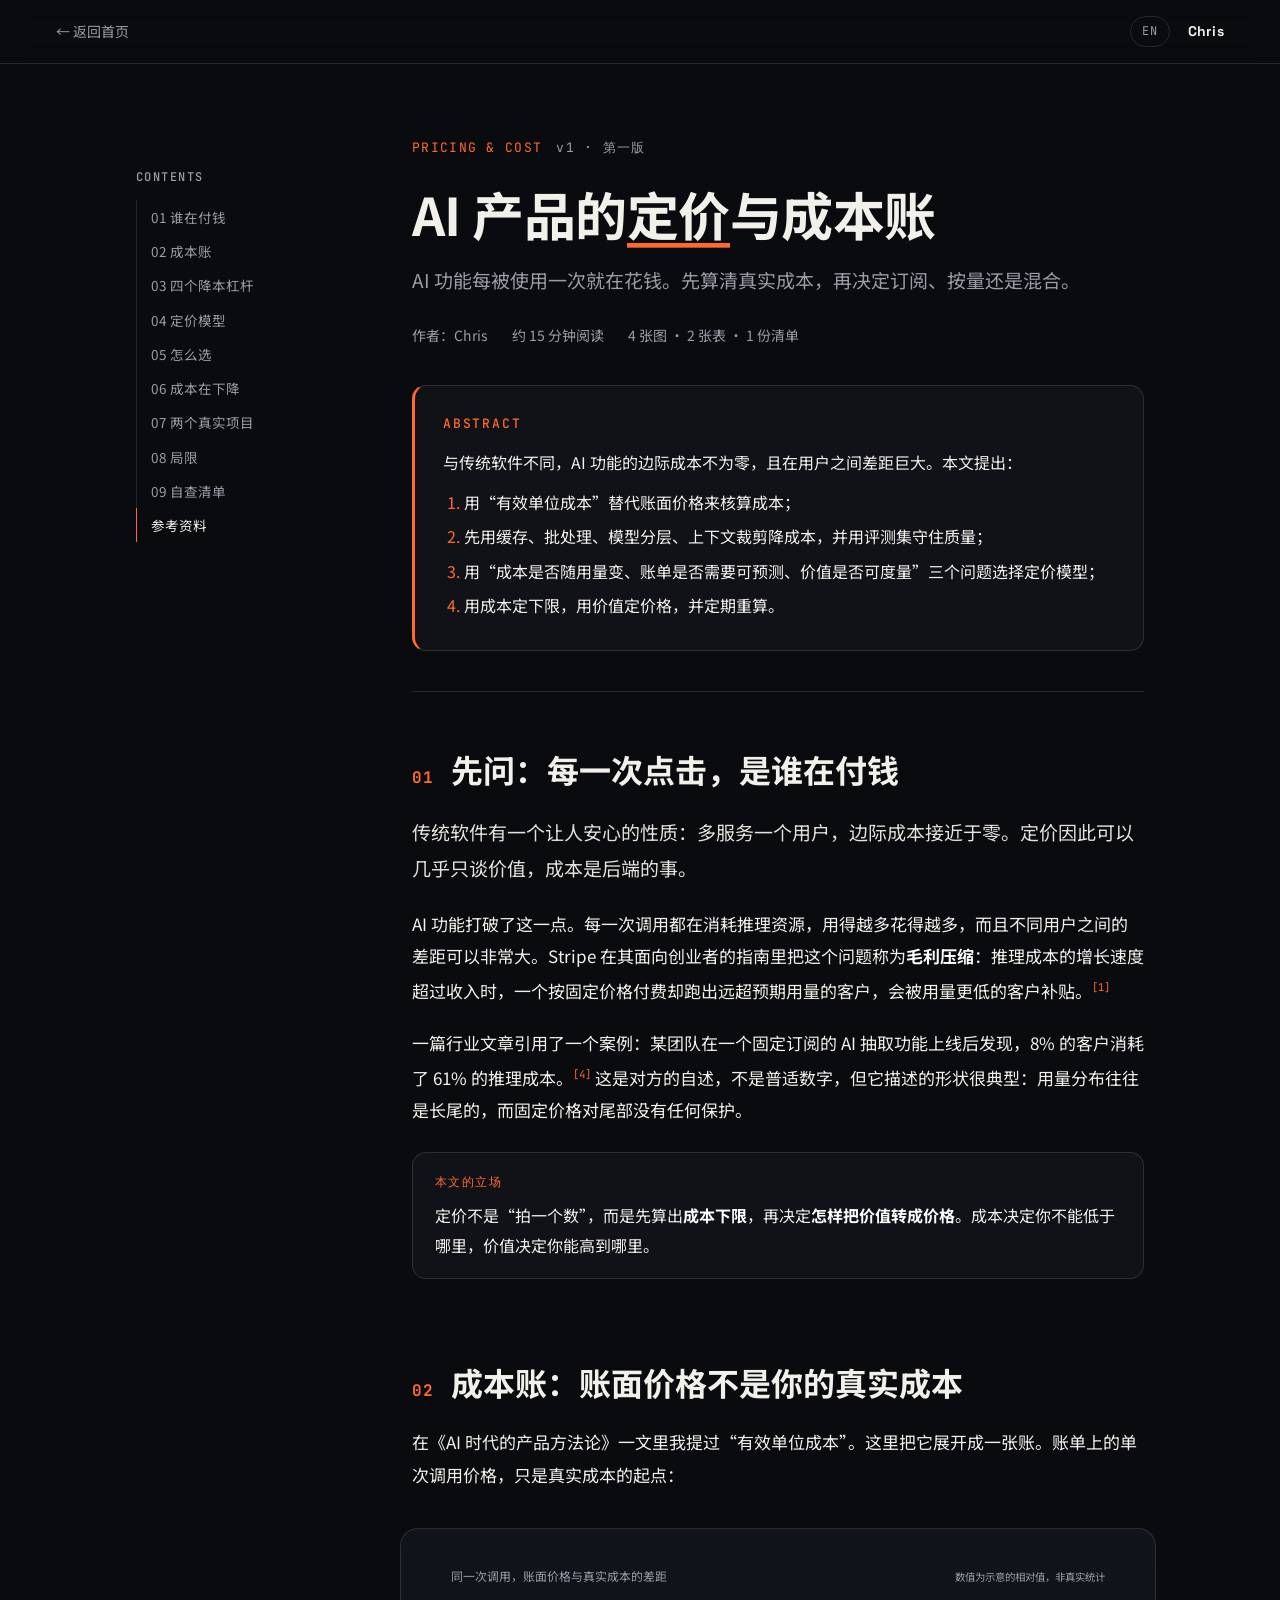
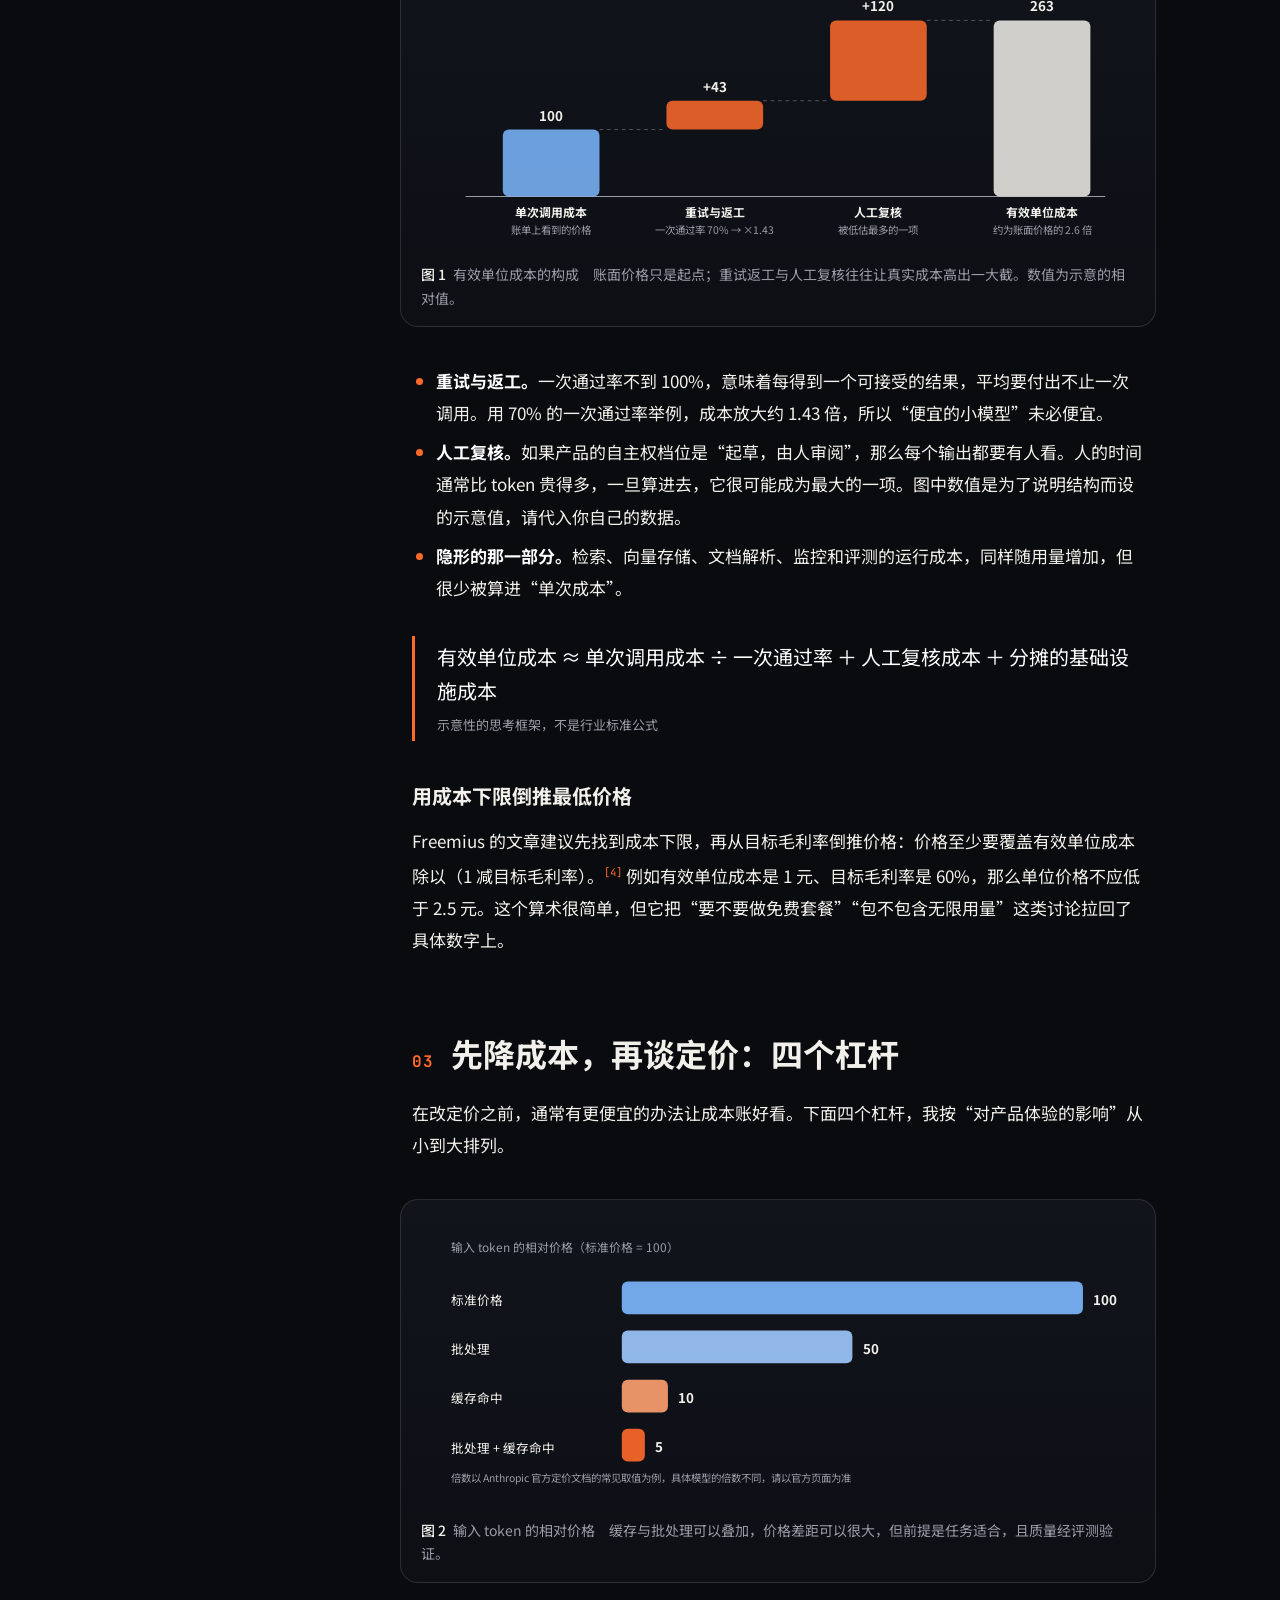
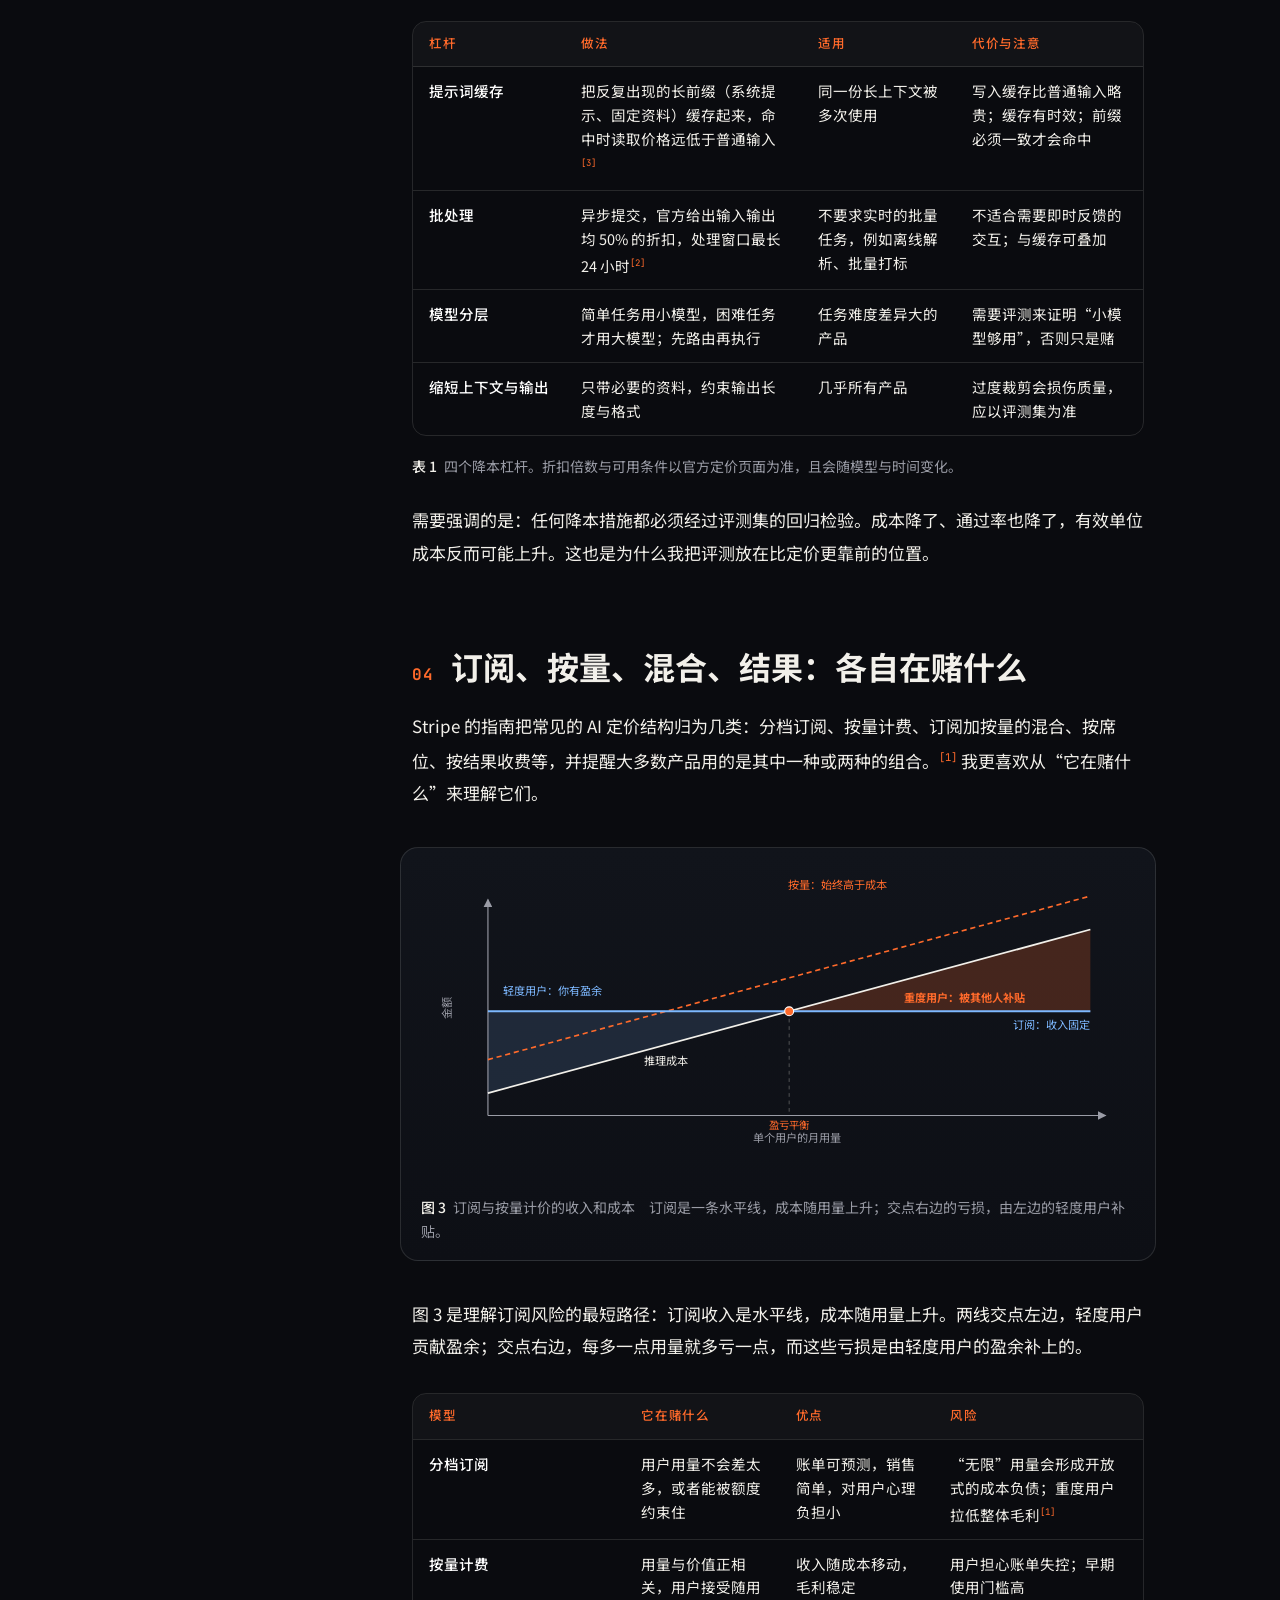
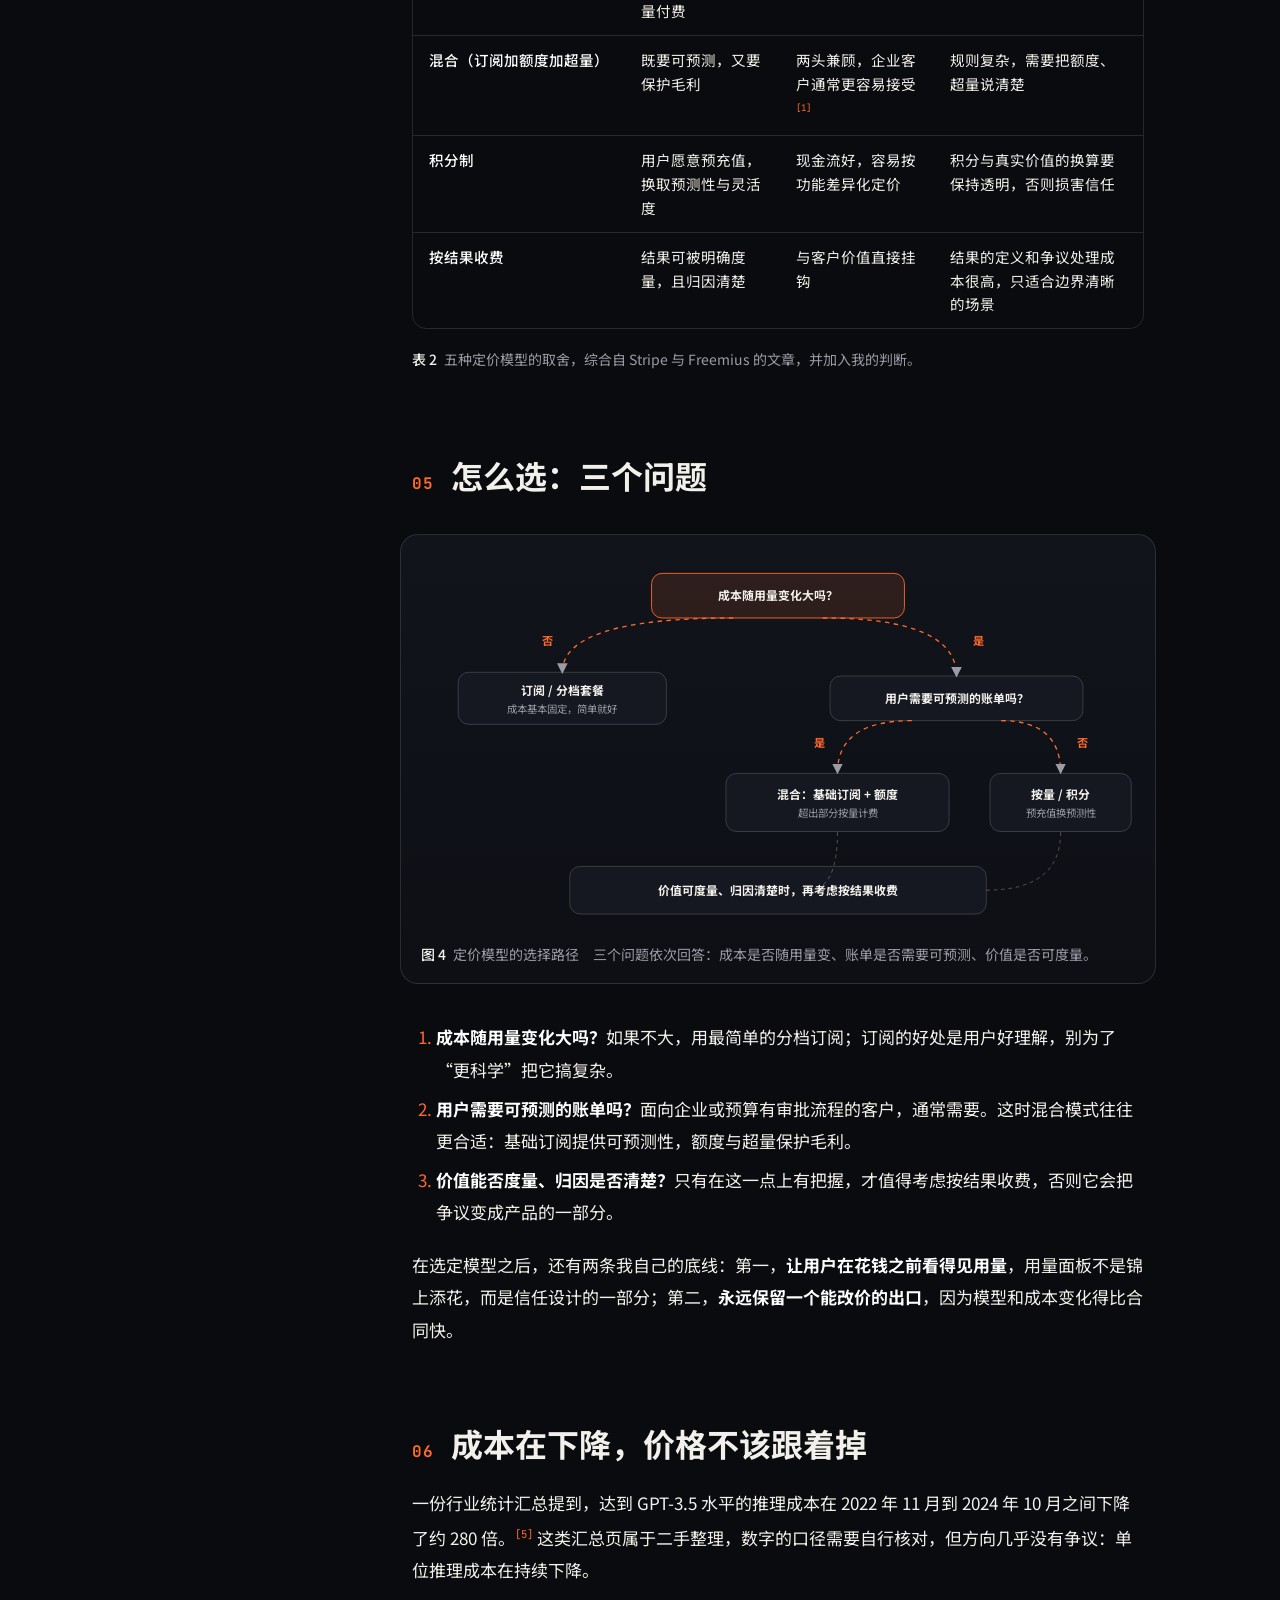
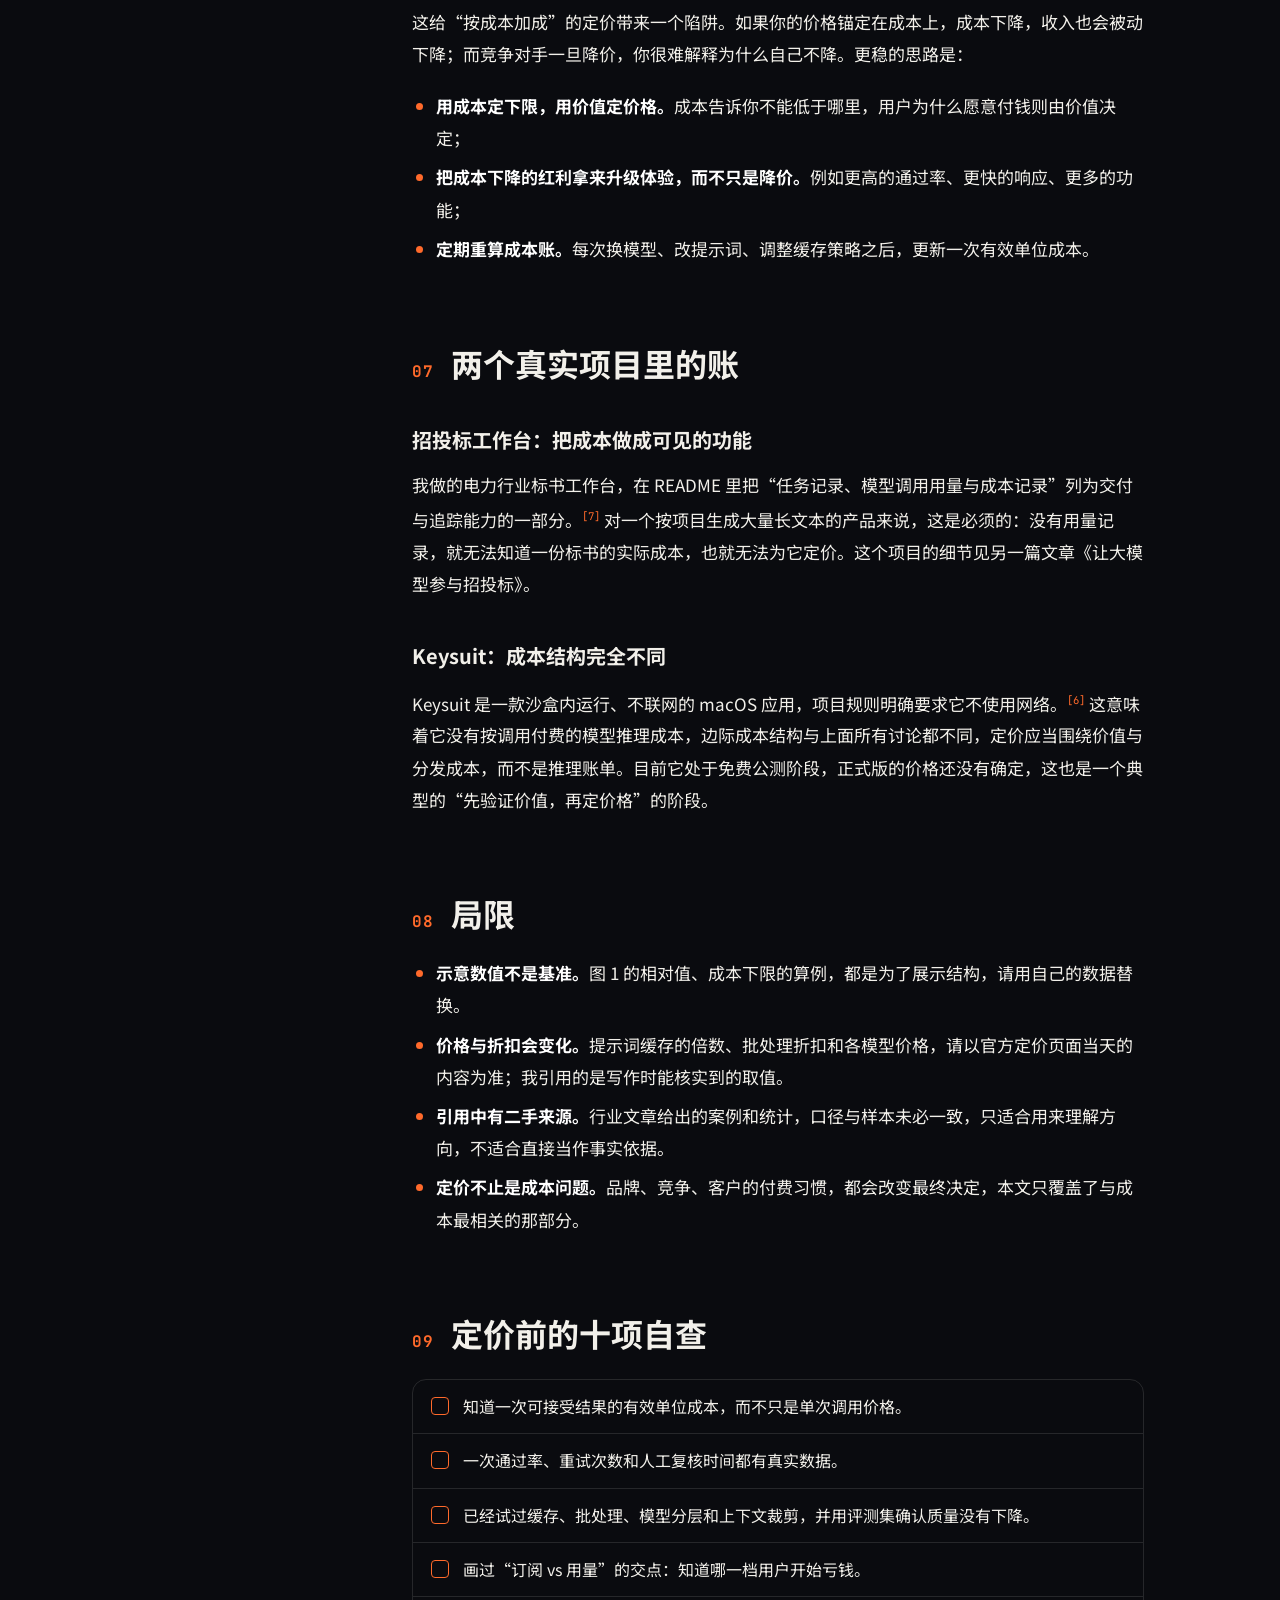
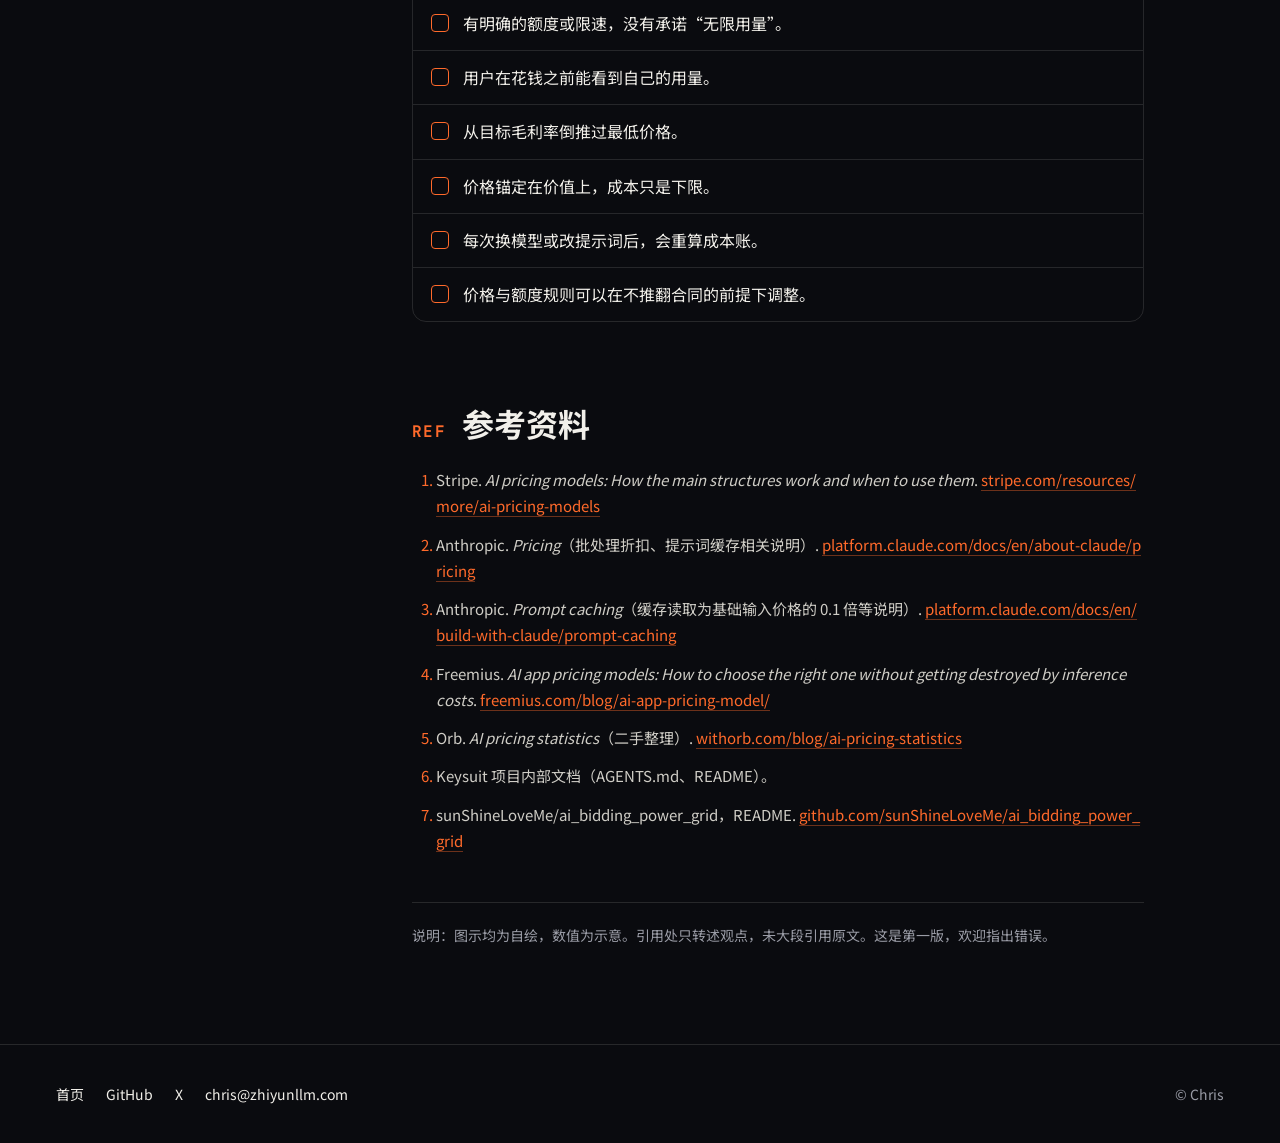
<file: articles/ai-pricing-cost.html>
<!DOCTYPE html>
<html lang="zh-CN">
<head>
<meta charset="utf-8">
<meta name="viewport" content="width=device-width, initial-scale=1">
<title>AI 产品的定价与成本账 · Chris</title>
<meta name="description" content="AI 功能的成本随用量增长。本文讲有效单位成本怎么算、四个降本杠杆、订阅与按量计价的取舍，以及一个三问选择路径。">
<meta property="og:title" content="AI 产品的定价与成本账">
<meta property="og:description" content="AI 功能的成本随用量增长。本文讲有效单位成本怎么算、四个降本杠杆、订阅与按量计价的取舍，以及一个三问选择路径。">
<link rel="icon" href="data:image/svg+xml,%3Csvg%20xmlns%3D%27http%3A//www.w3.org/2000/svg%27%20viewBox%3D%270%200%2026%2026%27%3E%3Crect%20width%3D%2726%27%20height%3D%2726%27%20rx%3D%276%27%20fill%3D%27%230A0B0F%27/%3E%3Ccircle%20cx%3D%2713%27%20cy%3D%2713%27%20r%3D%279%27%20fill%3D%27none%27%20stroke%3D%27%23F2F0EA%27%20stroke-opacity%3D%27.7%27/%3E%3Ccircle%20cx%3D%2713%27%20cy%3D%2713%27%20r%3D%273%27%20fill%3D%27%23FF6A2B%27/%3E%3C/svg%3E">
<link rel="preconnect" href="https://fonts.googleapis.com">
<link rel="preconnect" href="https://fonts.gstatic.com" crossorigin>
<link rel="stylesheet" href="https://fonts.googleapis.com/css2?family=Space+Grotesk:wght@400;500;700&amp;family=Noto+Sans+SC:wght@400;500;700&amp;family=JetBrains+Mono:wght@400;500&amp;display=swap">
<link rel="alternate" hreflang="en" href="ai-pricing-cost.en.html">
<link rel="stylesheet" href="../css/article.css">
<script>document.documentElement.classList.add('js')</script>
</head>
<body>
<div class="prog" aria-hidden="true"></div>
<div class="top"><a class="back" href="../index.html#articles">← 返回首页</a><span class="rt"><a class="alt" href="ai-pricing-cost.en.html" hreflang="en">EN</a><span class="name">Chris</span></span></div>
<div class="wrap">
<aside class="toc" aria-label="目录"><b>CONTENTS</b><a href="#s1">01 谁在付钱</a><a href="#s2">02 成本账</a><a href="#s3">03 四个降本杠杆</a><a href="#s4">04 定价模型</a><a href="#s5">05 怎么选</a><a href="#s6">06 成本在下降</a><a href="#s7">07 两个真实项目</a><a href="#s8">08 局限</a><a href="#s9">09 自查清单</a><a href="#refs">参考资料</a></aside>
<main>
<header class="hd">
  <div class="kick"><span>PRICING &amp; COST</span><span>v1 · 第一版</span></div>
  <h1>AI 产品的<em>定价</em>与成本账</h1>
  <p class="sub">AI 功能每被使用一次就在花钱。先算清真实成本，再决定订阅、按量还是混合。</p>
  <div class="meta"><span>作者：Chris</span><span>约 15 分钟阅读</span><span>4 张图 · 2 张表 · 1 份清单</span></div>
  <div class="abs"><h2>ABSTRACT</h2><p>与传统软件不同，AI 功能的边际成本不为零，且在用户之间差距巨大。本文提出：</p><ol><li>用“有效单位成本”替代账面价格来核算成本；</li><li>先用缓存、批处理、模型分层、上下文裁剪降成本，并用评测集守住质量；</li><li>用“成本是否随用量变、账单是否需要可预测、价值是否可度量”三个问题选择定价模型；</li><li>用成本定下限，用价值定价格，并定期重算。</li></ol></div>
</header>

<section class="s" id="s1">
<h2 class="sh"><i>01</i>先问：每一次点击，是谁在付钱</h2>
<p class="lead">传统软件有一个让人安心的性质：多服务一个用户，边际成本接近于零。定价因此可以几乎只谈价值，成本是后端的事。</p>
<p>AI 功能打破了这一点。每一次调用都在消耗推理资源，用得越多花得越多，而且不同用户之间的差距可以非常大。Stripe 在其面向创业者的指南里把这个问题称为<strong>毛利压缩</strong>：推理成本的增长速度超过收入时，一个按固定价格付费却跑出远超预期用量的客户，会被用量更低的客户补贴。<sup class="ref"><a href="#r1">[1]</a></sup></p>
<p>一篇行业文章引用了一个案例：某团队在一个固定订阅的 AI 抽取功能上线后发现，8% 的客户消耗了 61% 的推理成本。<sup class="ref"><a href="#r4">[4]</a></sup> 这是对方的自述，不是普适数字，但它描述的形状很典型：用量分布往往是长尾的，而固定价格对尾部没有任何保护。</p>
<div class="call"><b class="t">本文的立场</b><p>定价不是“拍一个数”，而是先算出<strong>成本下限</strong>，再决定<strong>怎样把价值转成价格</strong>。成本决定你不能低于哪里，价值决定你能高到哪里。</p></div>
</section>

<section class="s" id="s2">
<h2 class="sh"><i>02</i>成本账：账面价格不是你的真实成本</h2>
<p>在《AI 时代的产品方法论》一文里我提过“有效单位成本”。这里把它展开成一张账。账单上的单次调用价格，只是真实成本的起点：</p>
<figure class="fg" id="fig1"><div class="figscroll"><svg viewBox="0 0 960 400" role="img" aria-labelledby="p1t p1d" class="svgfig"><title id="p1t">有效单位成本的构成</title><desc id="p1d">瀑布图：单次调用成本为 100，因一次通过率不足带来重试放大加 43，人工复核再加 120，有效单位成本约 263。数值为示意的相对值。</desc><defs><marker id="p1-a" viewBox="0 0 10 10" refX="8.5" refY="5" markerWidth="8" markerHeight="8" orient="auto"><path d="M0 0L10 5L0 10z" fill="#9A9CA6"/></marker></defs><text x="40" y="40" class="t16 tm">同一次调用，账面价格与真实成本的差距</text><line x1="60" y1="330" x2="920" y2="330" class="ln"/><g class="rise" style="--i:0"><rect x="110" y="240.0" width="130" height="90.0" rx="8" fill="#7DB8FF" fill-opacity=".85"/><text x="175" y="228.0" class="t18 bold mid">100</text><text x="175" y="358" class="t16 bold mid">单次调用成本</text><text x="175" y="380" class="t14 tm mid">账单上看到的价格</text></g><g class="rise" style="--i:1"><rect x="330" y="201.3" width="130" height="38.7" rx="8" fill="#FF6A2B" fill-opacity=".85"/><text x="395" y="189.29999999999998" class="t18 bold mid">+43</text><text x="395" y="358" class="t16 bold mid">重试与返工</text><text x="395" y="380" class="t14 tm mid">一次通过率 70% → ×1.43</text></g><g class="rise" style="--i:2"><rect x="550" y="93.3" width="130" height="108.0" rx="8" fill="#FF6A2B" fill-opacity=".85"/><text x="615" y="81.29999999999998" class="t18 bold mid">+120</text><text x="615" y="358" class="t16 bold mid">人工复核</text><text x="615" y="380" class="t14 tm mid">被低估最多的一项</text></g><g class="rise" style="--i:3"><rect x="770" y="93.3" width="130" height="236.7" rx="8" fill="#F2F0EA" fill-opacity=".85"/><text x="835" y="81.29999999999998" class="t18 bold mid">263</text><text x="835" y="358" class="t16 bold mid">有效单位成本</text><text x="835" y="380" class="t14 tm mid">约为账面价格的 2.6 倍</text></g><line x1="240" y1="240.0" x2="330" y2="240.0" class="lnd"/><line x1="460" y1="201.3" x2="550" y2="201.3" class="lnd"/><line x1="680" y1="93.3" x2="770" y2="93.3" class="lnd"/><text x="920" y="40" class="t14 tm end">数值为示意的相对值，非真实统计</text></svg></div><figcaption><b>图 1</b>有效单位成本的构成　账面价格只是起点；重试返工与人工复核往往让真实成本高出一大截。数值为示意的相对值。</figcaption></figure>
<ul>
<li><strong>重试与返工。</strong>一次通过率不到 100%，意味着每得到一个可接受的结果，平均要付出不止一次调用。用 70% 的一次通过率举例，成本放大约 1.43 倍，所以“便宜的小模型”未必便宜。</li>
<li><strong>人工复核。</strong>如果产品的自主权档位是“起草，由人审阅”，那么每个输出都要有人看。人的时间通常比 token 贵得多，一旦算进去，它很可能成为最大的一项。图中数值是为了说明结构而设的示意值，请代入你自己的数据。</li>
<li><strong>隐形的那一部分。</strong>检索、向量存储、文档解析、监控和评测的运行成本，同样随用量增加，但很少被算进“单次成本”。</li>
</ul>
<blockquote>有效单位成本 ≈ 单次调用成本 ÷ 一次通过率 ＋ 人工复核成本 ＋ 分摊的基础设施成本<small>示意性的思考框架，不是行业标准公式</small></blockquote>
<h3>用成本下限倒推最低价格</h3>
<p>Freemius 的文章建议先找到成本下限，再从目标毛利率倒推价格：价格至少要覆盖有效单位成本除以（1 减目标毛利率）。<sup class="ref"><a href="#r4">[4]</a></sup> 例如有效单位成本是 1 元、目标毛利率是 60%，那么单位价格不应低于 2.5 元。这个算术很简单，但它把“要不要做免费套餐”“包不包含无限用量”这类讨论拉回了具体数字上。</p>
</section>

<section class="s" id="s3">
<h2 class="sh"><i>03</i>先降成本，再谈定价：四个杠杆</h2>
<p>在改定价之前，通常有更便宜的办法让成本账好看。下面四个杠杆，我按“对产品体验的影响”从小到大排列。</p>
<figure class="fg" id="fig2"><div class="figscroll"><svg viewBox="0 0 960 380" role="img" aria-labelledby="p3t p3d" class="svgfig"><title id="p3t">输入 token 的相对价格</title><desc id="p3d">以官方文档中的常见倍数为例：标准价格记为100，批处理为50，缓存命中为10，两者叠加为5。</desc><text x="40" y="40" class="t16 tm">输入 token 的相对价格（标准价格 = 100）</text><g class="rise" style="--i:0"><text x="40" y="112" class="t17">标准价格</text><rect x="270" y="80" width="620.0" height="44" rx="8" fill="#7DB8FF" fill-opacity=".9"/><text x="904.0" y="111" class="t18 bold">100</text></g><g class="rise" style="--i:1"><text x="40" y="178" class="t17">批处理</text><rect x="270" y="146" width="310.0" height="44" rx="8" fill="#9EC9FF" fill-opacity=".9"/><text x="594.0" y="177" class="t18 bold">50</text></g><g class="rise" style="--i:2"><text x="40" y="244" class="t17">缓存命中</text><rect x="270" y="212" width="62.0" height="44" rx="8" fill="#FFA070" fill-opacity=".9"/><text x="346.0" y="243" class="t18 bold">10</text></g><g class="rise" style="--i:3"><text x="40" y="310" class="t17">批处理 + 缓存命中</text><rect x="270" y="278" width="31.0" height="44" rx="8" fill="#FF6A2B" fill-opacity=".9"/><text x="315.0" y="309" class="t18 bold">5</text></g><text x="40" y="350" class="t14 tm">倍数以 Anthropic 官方定价文档的常见取值为例，具体模型的倍数不同，请以官方页面为准</text></svg></div><figcaption><b>图 2</b>输入 token 的相对价格　缓存与批处理可以叠加，价格差距可以很大，但前提是任务适合，且质量经评测验证。</figcaption></figure>
<div class="tw"><table>
<thead><tr><th>杠杆</th><th>做法</th><th>适用</th><th>代价与注意</th></tr></thead>
<tbody>
<tr><td>提示词缓存</td><td>把反复出现的长前缀（系统提示、固定资料）缓存起来，命中时读取价格远低于普通输入<sup class="ref"><a href="#r3">[3]</a></sup></td><td>同一份长上下文被多次使用</td><td>写入缓存比普通输入略贵；缓存有时效；前缀必须一致才会命中</td></tr>
<tr><td>批处理</td><td>异步提交，官方给出输入输出均 50% 的折扣，处理窗口最长 24 小时<sup class="ref"><a href="#r2">[2]</a></sup></td><td>不要求实时的批量任务，例如离线解析、批量打标</td><td>不适合需要即时反馈的交互；与缓存可叠加</td></tr>
<tr><td>模型分层</td><td>简单任务用小模型，困难任务才用大模型；先路由再执行</td><td>任务难度差异大的产品</td><td>需要评测来证明“小模型够用”，否则只是赌</td></tr>
<tr><td>缩短上下文与输出</td><td>只带必要的资料，约束输出长度与格式</td><td>几乎所有产品</td><td>过度裁剪会损伤质量，应以评测集为准</td></tr>
</tbody></table></div>
<p class="tcap"><b>表 1</b>四个降本杠杆。折扣倍数与可用条件以官方定价页面为准，且会随模型与时间变化。</p>
<p>需要强调的是：任何降本措施都必须经过评测集的回归检验。成本降了、通过率也降了，有效单位成本反而可能上升。这也是为什么我把评测放在比定价更靠前的位置。</p>
</section>

<section class="s" id="s4">
<h2 class="sh"><i>04</i>订阅、按量、混合、结果：各自在赌什么</h2>
<p>Stripe 的指南把常见的 AI 定价结构归为几类：分档订阅、按量计费、订阅加按量的混合、按席位、按结果收费等，并提醒大多数产品用的是其中一种或两种的组合。<sup class="ref"><a href="#r1">[1]</a></sup> 我更喜欢从“它在赌什么”来理解它们。</p>
<figure class="fg" id="fig3"><div class="figscroll"><svg viewBox="0 0 960 420" role="img" aria-labelledby="p2t p2d" class="svgfig"><title id="p2t">订阅与按量计价的收入和成本</title><desc id="p2d">横轴是单个用户的月用量，纵轴是金额。订阅收入是一条水平线，成本随用量上升；两线相交之后，用量越大亏得越多。按量计价的收入线始终高于成本。</desc><defs><marker id="p2-a" viewBox="0 0 10 10" refX="8.5" refY="5" markerWidth="8" markerHeight="8" orient="auto"><path d="M0 0L10 5L0 10z" fill="#9A9CA6"/></marker></defs><polygon points="90,190 495,190 90,300" fill="#7DB8FF" fill-opacity=".14" class="fadein"/><polygon points="495,190 900,190 900,80" fill="#FF6A2B" fill-opacity=".22" class="fadein"/><line x1="90" y1="330" x2="920" y2="330" class="ln" marker-end="url(#p2-a)"/><line x1="90" y1="330" x2="90" y2="40" class="ln" marker-end="url(#p2-a)"/><text x="505" y="366" class="t15 tm mid">单个用户的月用量</text><text transform="translate(40,185) rotate(-90)" class="t15 tm mid">金额</text><line x1="90" y1="300" x2="900" y2="80" class="draw curve" pathLength="1"/><line x1="90" y1="255" x2="900" y2="35" stroke="#FF6A2B" stroke-width="2.2" stroke-dasharray="7 5"/><line x1="90" y1="190" x2="900" y2="190" stroke="#7DB8FF" stroke-width="2.6"/><line x1="495" y1="190" x2="495" y2="330" class="lnd"/><circle cx="495" cy="190" r="6" class="demo"/><text x="495" y="348" class="t14 ta mid">盈亏平衡</text><text x="900" y="214" class="t15 tb end">订阅：收入固定</text><text x="560" y="26" class="t15 ta mid">按量：始终高于成本</text><text x="110" y="168" class="t15 tb">轻度用户：你有盈余</text><text x="650" y="178" class="t15 ta bold">重度用户：被其他人补贴</text><text x="330" y="262" class="t15 mid">推理成本</text></svg></div><figcaption><b>图 3</b>订阅与按量计价的收入和成本　订阅是一条水平线，成本随用量上升；交点右边的亏损，由左边的轻度用户补贴。</figcaption></figure>
<p>图 3 是理解订阅风险的最短路径：订阅收入是水平线，成本随用量上升。两线交点左边，轻度用户贡献盈余；交点右边，每多一点用量就多亏一点，而这些亏损是由轻度用户的盈余补上的。</p>
<div class="tw"><table>
<thead><tr><th>模型</th><th>它在赌什么</th><th>优点</th><th>风险</th></tr></thead>
<tbody>
<tr><td>分档订阅</td><td>用户用量不会差太多，或者能被额度约束住</td><td>账单可预测，销售简单，对用户心理负担小</td><td>“无限”用量会形成开放式的成本负债；重度用户拉低整体毛利<sup class="ref"><a href="#r1">[1]</a></sup></td></tr>
<tr><td>按量计费</td><td>用量与价值正相关，用户接受随用量付费</td><td>收入随成本移动，毛利稳定</td><td>用户担心账单失控；早期使用门槛高</td></tr>
<tr><td>混合（订阅加额度加超量）</td><td>既要可预测，又要保护毛利</td><td>两头兼顾，企业客户通常更容易接受<sup class="ref"><a href="#r1">[1]</a></sup></td><td>规则复杂，需要把额度、超量说清楚</td></tr>
<tr><td>积分制</td><td>用户愿意预充值，换取预测性与灵活度</td><td>现金流好，容易按功能差异化定价</td><td>积分与真实价值的换算要保持透明，否则损害信任</td></tr>
<tr><td>按结果收费</td><td>结果可被明确度量，且归因清楚</td><td>与客户价值直接挂钩</td><td>结果的定义和争议处理成本很高，只适合边界清晰的场景</td></tr>
</tbody></table></div>
<p class="tcap"><b>表 2</b>五种定价模型的取舍，综合自 Stripe 与 Freemius 的文章，并加入我的判断。</p>
</section>

<section class="s" id="s5">
<h2 class="sh"><i>05</i>怎么选：三个问题</h2>
<figure class="fg" id="fig4"><div class="figscroll"><svg viewBox="0 0 960 500" role="img" aria-labelledby="p4t p4d" class="svgfig"><title id="p4t">定价模型的选择路径</title><desc id="p4d">先看成本是否随用量变化，再看用户是否需要可预测账单，最后看价值是否可度量。</desc><defs><marker id="p4-a" viewBox="0 0 10 10" refX="8.5" refY="5" markerWidth="8" markerHeight="8" orient="auto"><path d="M0 0L10 5L0 10z" fill="#9A9CA6"/></marker></defs><rect x="310.0" y="22.0" width="340" height="60" rx="14" class="bx hot"/><text x="480" y="58" class="t16 bold mid">成本随用量变化大吗？</text><rect x="50.0" y="155.0" width="280" height="70" rx="14" class="bx"/><text x="190" y="186" class="t16 bold mid">订阅 / 分档套餐</text><text x="190" y="210" class="t14 tm mid">成本基本固定，简单就好</text><rect x="550.0" y="160.0" width="340" height="60" rx="14" class="bx"/><text x="720" y="196" class="t16 bold mid">用户需要可预测的账单吗？</text><rect x="410.0" y="291.0" width="300" height="78" rx="14" class="bx"/><text x="560" y="326" class="t16 bold mid">混合：基础订阅 + 额度</text><text x="560" y="350" class="t14 tm mid">超出部分按量计费</text><rect x="765.0" y="291.0" width="190" height="78" rx="14" class="bx"/><text x="860" y="326" class="t16 bold mid">按量 / 积分</text><text x="860" y="350" class="t14 tm mid">预充值换预测性</text><rect x="200.0" y="416.0" width="560" height="64" rx="14" class="bx"/><text x="480" y="454" class="t16 bold mid">价值可度量、归因清楚时，再考虑按结果收费</text><path d="M420,82 Q190,82 190,155" class="flow" marker-end="url(#p4-a)"/><text x="170" y="118" class="t15 ta bold mid">否</text><path d="M540,82 Q720,82 720,160" class="flow" marker-end="url(#p4-a)"/><text x="750" y="118" class="t15 ta bold mid">是</text><path d="M660,220 Q560,220 560,290" class="flow" marker-end="url(#p4-a)"/><text x="536" y="256" class="t15 ta bold mid">是</text><path d="M780,220 Q860,220 860,290" class="flow" marker-end="url(#p4-a)"/><text x="890" y="256" class="t15 ta bold mid">否</text><path d="M560,370 Q560,448 520,448" class="lnd"/><path d="M860,370 Q860,448 760,448" class="lnd"/></svg></div><figcaption><b>图 4</b>定价模型的选择路径　三个问题依次回答：成本是否随用量变、账单是否需要可预测、价值是否可度量。</figcaption></figure>
<ol>
<li><strong>成本随用量变化大吗？</strong>如果不大，用最简单的分档订阅；订阅的好处是用户好理解，别为了“更科学”把它搞复杂。</li>
<li><strong>用户需要可预测的账单吗？</strong>面向企业或预算有审批流程的客户，通常需要。这时混合模式往往更合适：基础订阅提供可预测性，额度与超量保护毛利。</li>
<li><strong>价值能否度量、归因是否清楚？</strong>只有在这一点上有把握，才值得考虑按结果收费，否则它会把争议变成产品的一部分。</li>
</ol>
<p>在选定模型之后，还有两条我自己的底线：第一，<strong>让用户在花钱之前看得见用量</strong>，用量面板不是锦上添花，而是信任设计的一部分；第二，<strong>永远保留一个能改价的出口</strong>，因为模型和成本变化得比合同快。</p>
</section>

<section class="s" id="s6">
<h2 class="sh"><i>06</i>成本在下降，价格不该跟着掉</h2>
<p>一份行业统计汇总提到，达到 GPT-3.5 水平的推理成本在 2022 年 11 月到 2024 年 10 月之间下降了约 280 倍。<sup class="ref"><a href="#r5">[5]</a></sup> 这类汇总页属于二手整理，数字的口径需要自行核对，但方向几乎没有争议：单位推理成本在持续下降。</p>
<p>这给“按成本加成”的定价带来一个陷阱。如果你的价格锚定在成本上，成本下降，收入也会被动下降；而竞争对手一旦降价，你很难解释为什么自己不降。更稳的思路是：</p>
<ul>
<li><strong>用成本定下限，用价值定价格。</strong>成本告诉你不能低于哪里，用户为什么愿意付钱则由价值决定；</li>
<li><strong>把成本下降的红利拿来升级体验，而不只是降价。</strong>例如更高的通过率、更快的响应、更多的功能；</li>
<li><strong>定期重算成本账。</strong>每次换模型、改提示词、调整缓存策略之后，更新一次有效单位成本。</li>
</ul>
</section>

<section class="s" id="s7">
<h2 class="sh"><i>07</i>两个真实项目里的账</h2>
<h3>招投标工作台：把成本做成可见的功能</h3>
<p>我做的电力行业标书工作台，在 README 里把“任务记录、模型调用用量与成本记录”列为交付与追踪能力的一部分。<sup class="ref"><a href="#r7">[7]</a></sup> 对一个按项目生成大量长文本的产品来说，这是必须的：没有用量记录，就无法知道一份标书的实际成本，也就无法为它定价。这个项目的细节见另一篇文章《让大模型参与招投标》。</p>
<h3>Keysuit：成本结构完全不同</h3>
<p>Keysuit 是一款沙盒内运行、不联网的 macOS 应用，项目规则明确要求它不使用网络。<sup class="ref"><a href="#r6">[6]</a></sup> 这意味着它没有按调用付费的模型推理成本，边际成本结构与上面所有讨论都不同，定价应当围绕价值与分发成本，而不是推理账单。目前它处于免费公测阶段，正式版的价格还没有确定，这也是一个典型的“先验证价值，再定价格”的阶段。</p>
</section>

<section class="s" id="s8">
<h2 class="sh"><i>08</i>局限</h2>
<ul>
<li><strong>示意数值不是基准。</strong>图 1 的相对值、成本下限的算例，都是为了展示结构，请用自己的数据替换。</li>
<li><strong>价格与折扣会变化。</strong>提示词缓存的倍数、批处理折扣和各模型价格，请以官方定价页面当天的内容为准；我引用的是写作时能核实到的取值。</li>
<li><strong>引用中有二手来源。</strong>行业文章给出的案例和统计，口径与样本未必一致，只适合用来理解方向，不适合直接当作事实依据。</li>
<li><strong>定价不止是成本问题。</strong>品牌、竞争、客户的付费习惯，都会改变最终决定，本文只覆盖了与成本最相关的那部分。</li>
</ul>
</section>

<section class="s" id="s9">
<h2 class="sh"><i>09</i>定价前的十项自查</h2>
<ul class="chk">
<li>知道一次可接受结果的有效单位成本，而不只是单次调用价格。</li>
<li>一次通过率、重试次数和人工复核时间都有真实数据。</li>
<li>已经试过缓存、批处理、模型分层和上下文裁剪，并用评测集确认质量没有下降。</li>
<li>画过“订阅 vs 用量”的交点：知道哪一档用户开始亏钱。</li>
<li>有明确的额度或限速，没有承诺“无限用量”。</li>
<li>用户在花钱之前能看到自己的用量。</li>
<li>从目标毛利率倒推过最低价格。</li>
<li>价格锚定在价值上，成本只是下限。</li>
<li>每次换模型或改提示词后，会重算成本账。</li>
<li>价格与额度规则可以在不推翻合同的前提下调整。</li>
</ul>
</section>

<section class="s" id="refs">
<h2 class="sh"><i>REF</i>参考资料</h2>
<ol class="refs">
<li id="r1">Stripe. <em>AI pricing models: How the main structures work and when to use them</em>. <a href="https://stripe.com/resources/more/ai-pricing-models" target="_blank" rel="noopener">stripe.com/resources/more/ai-pricing-models</a></li>
<li id="r2">Anthropic. <em>Pricing</em>（批处理折扣、提示词缓存相关说明）. <a href="https://platform.claude.com/docs/en/about-claude/pricing" target="_blank" rel="noopener">platform.claude.com/docs/en/about-claude/pricing</a></li>
<li id="r3">Anthropic. <em>Prompt caching</em>（缓存读取为基础输入价格的 0.1 倍等说明）. <a href="https://platform.claude.com/docs/en/build-with-claude/prompt-caching" target="_blank" rel="noopener">platform.claude.com/docs/en/build-with-claude/prompt-caching</a></li>
<li id="r4">Freemius. <em>AI app pricing models: How to choose the right one without getting destroyed by inference costs</em>. <a href="https://freemius.com/blog/ai-app-pricing-model/" target="_blank" rel="noopener">freemius.com/blog/ai-app-pricing-model/</a></li>
<li id="r5">Orb. <em>AI pricing statistics</em>（二手整理）. <a href="https://www.withorb.com/blog/ai-pricing-statistics" target="_blank" rel="noopener">withorb.com/blog/ai-pricing-statistics</a></li>
<li id="r6">Keysuit 项目内部文档（AGENTS.md、README）。</li>
<li id="r7">sunShineLoveMe/ai_bidding_power_grid，README. <a href="https://github.com/sunShineLoveMe/ai_bidding_power_grid" target="_blank" rel="noopener">github.com/sunShineLoveMe/ai_bidding_power_grid</a></li>
</ol>
<p class="note">说明：图示均为自绘，数值为示意。引用处只转述观点，未大段引用原文。这是第一版，欢迎指出错误。</p>
</section>

</main>
</div>
<footer class="ft">
  <nav><a href="../index.html">首页</a><a href="https://github.com/sunShineLoveMe" target="_blank" rel="noopener">GitHub</a><a href="https://x.com/chirs_pro" target="_blank" rel="noopener">X</a><a href="mailto:chris@zhiyunllm.com">chris@zhiyunllm.com</a></nav>
  <span>© Chris</span>
</footer>
<script>
(function () {
  var figs = document.querySelectorAll('figure.fg');
  if ('IntersectionObserver' in window) {
    var io = new IntersectionObserver(function (es) { es.forEach(function (e) { if (e.isIntersecting) { e.target.classList.add('vis'); io.unobserve(e.target); } }); }, { threshold: .25 });
    figs.forEach(function (f) { io.observe(f); });
  } else { figs.forEach(function (f) { f.classList.add('vis'); }); }
  var links = [].slice.call(document.querySelectorAll('.toc a'));
  var map = {}; links.forEach(function (a) { map[a.getAttribute('href').slice(1)] = a; });
  if ('IntersectionObserver' in window) {
    var io2 = new IntersectionObserver(function (es) { es.forEach(function (e) { if (e.isIntersecting) { links.forEach(function (a) { a.classList.remove('on'); }); var a = map[e.target.id]; if (a) a.classList.add('on'); } }); }, { rootMargin: '-20% 0px -70% 0px' });
    Object.keys(map).forEach(function (id) { var el = document.getElementById(id); if (el) io2.observe(el); });
  }
})();
</script>
</body>
</html>
</file>
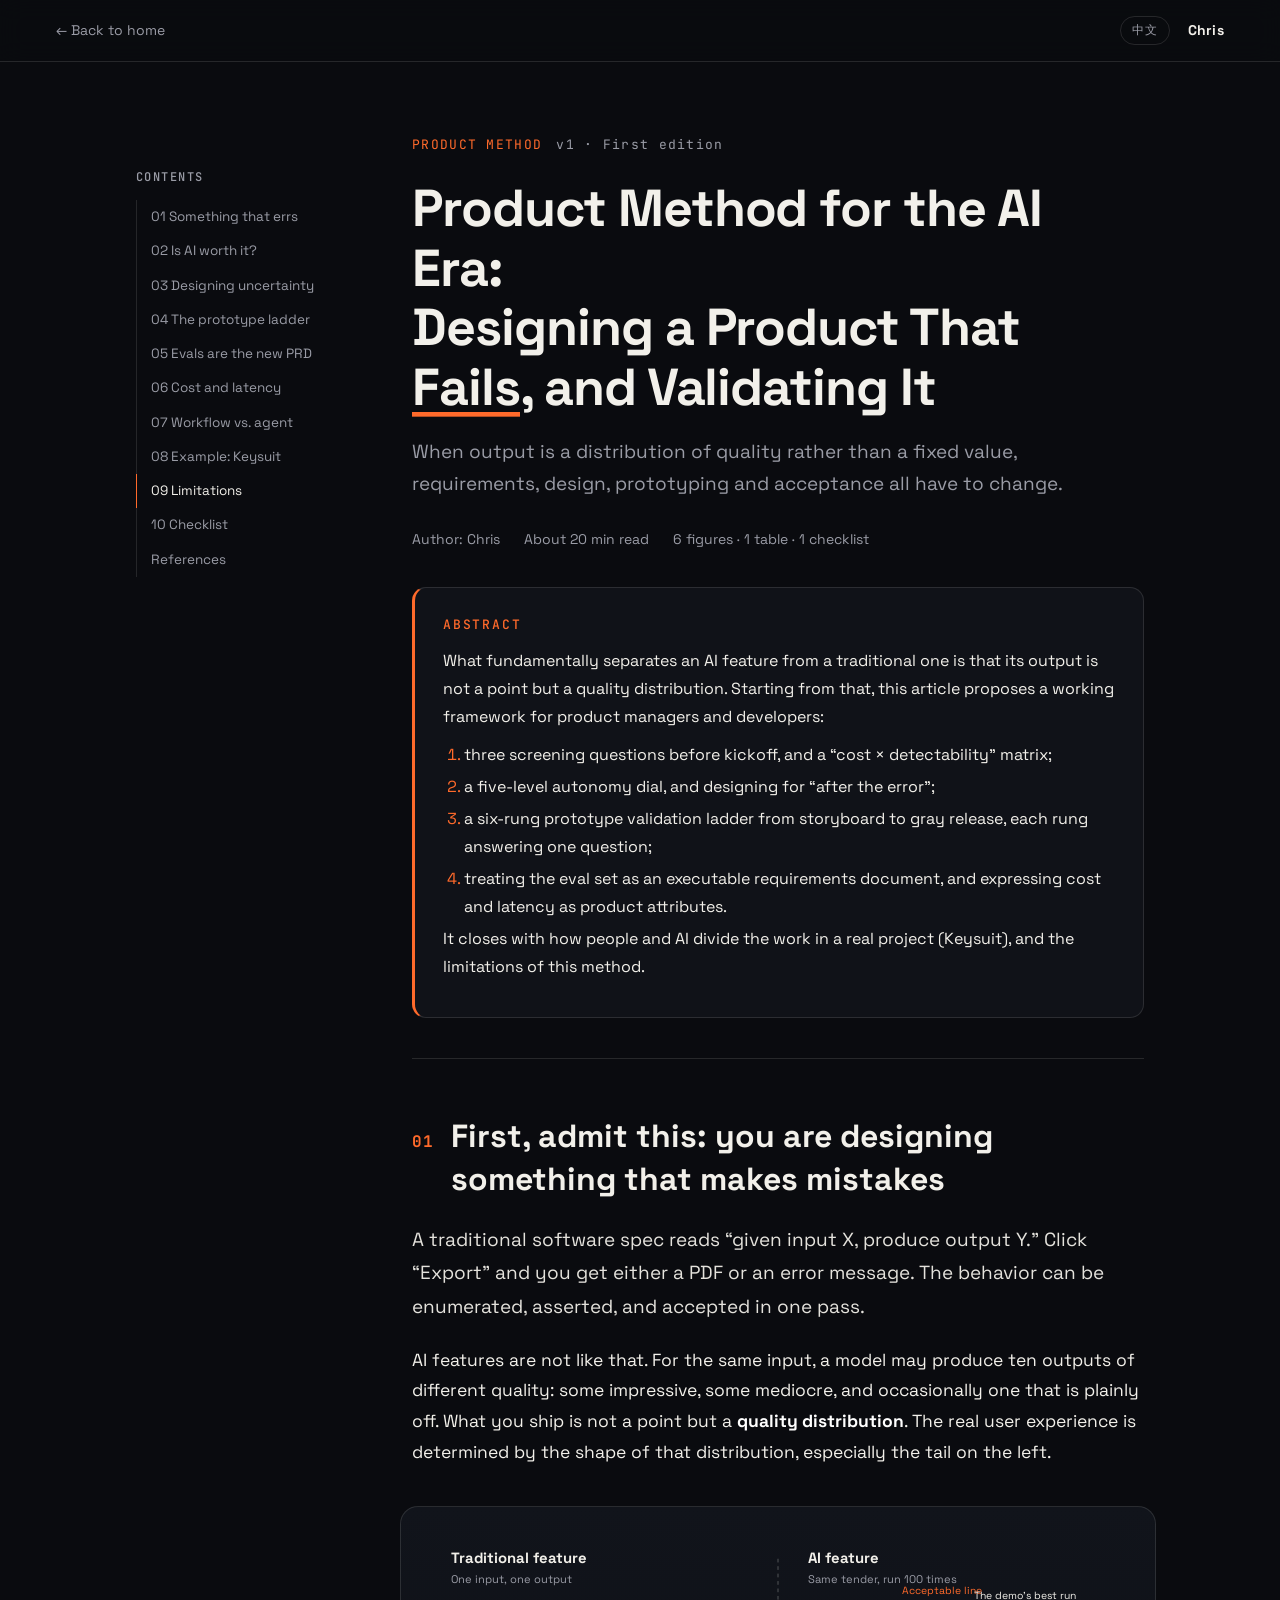
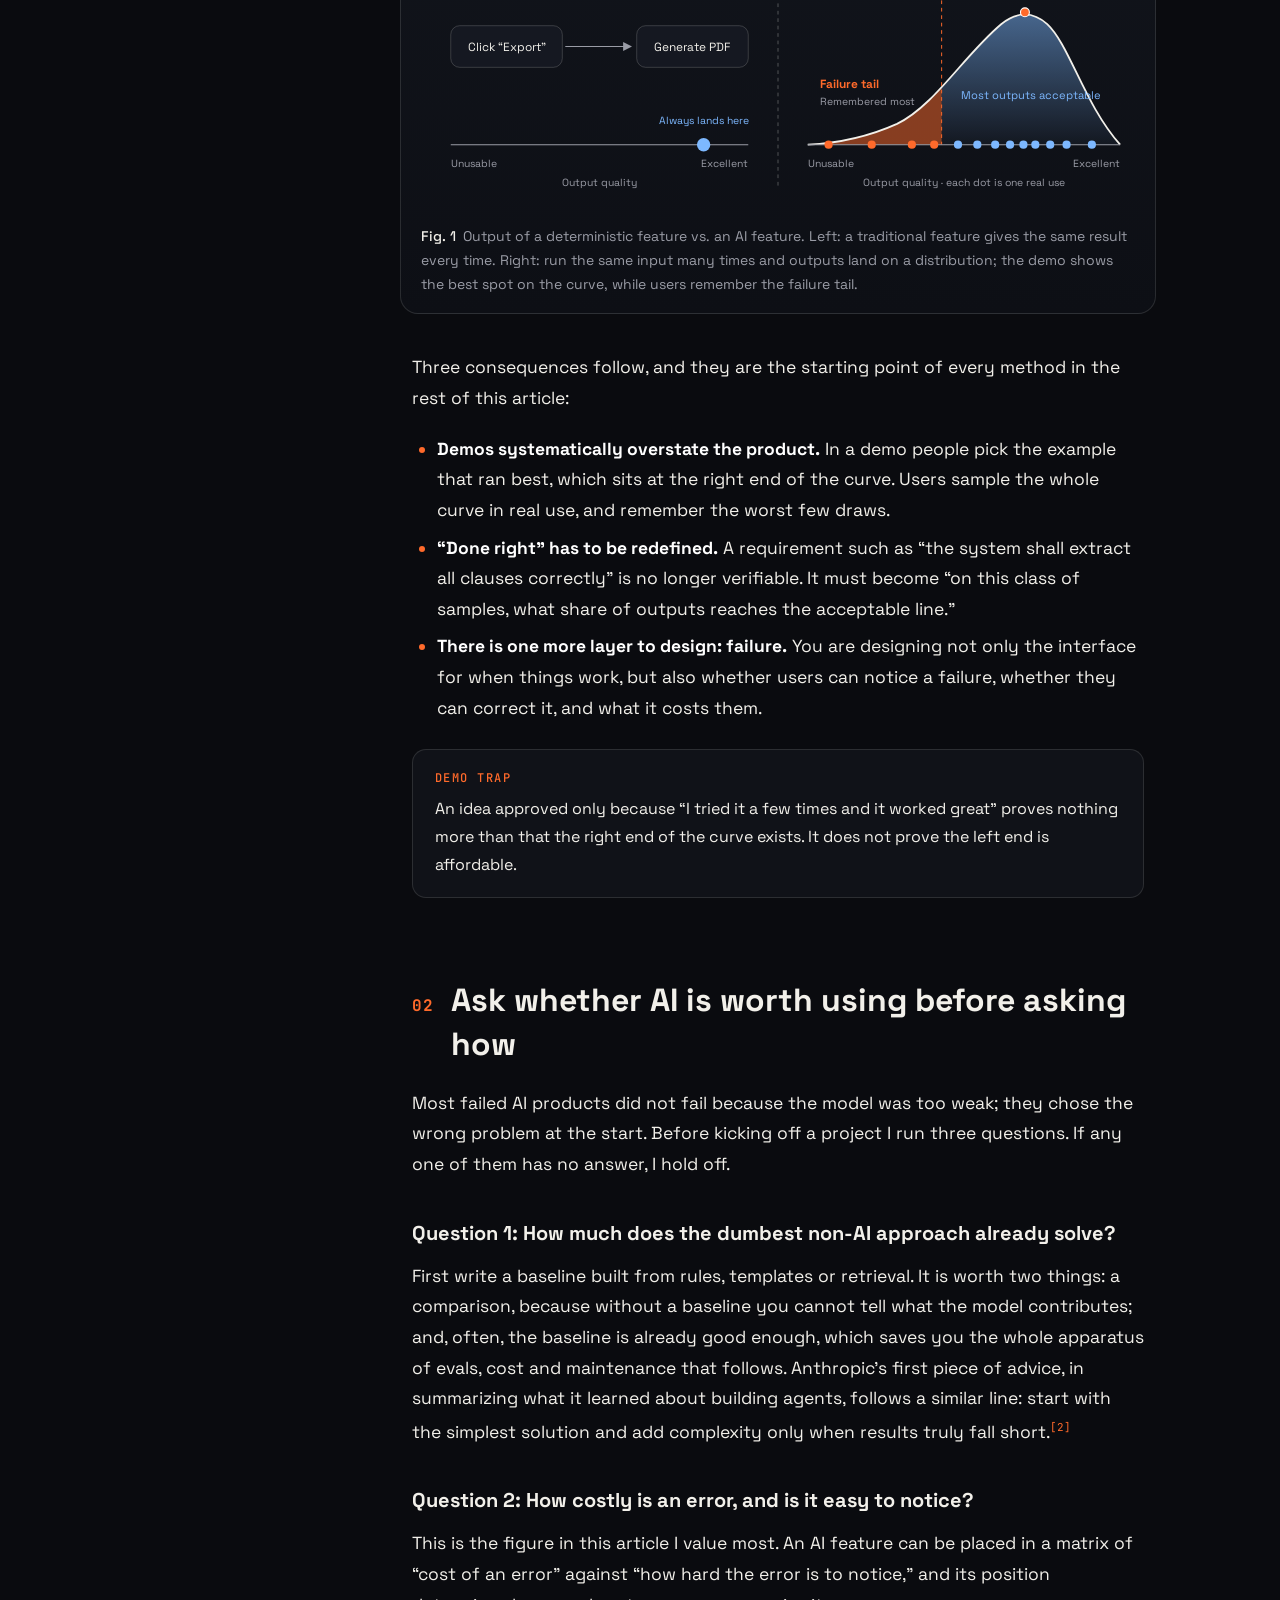
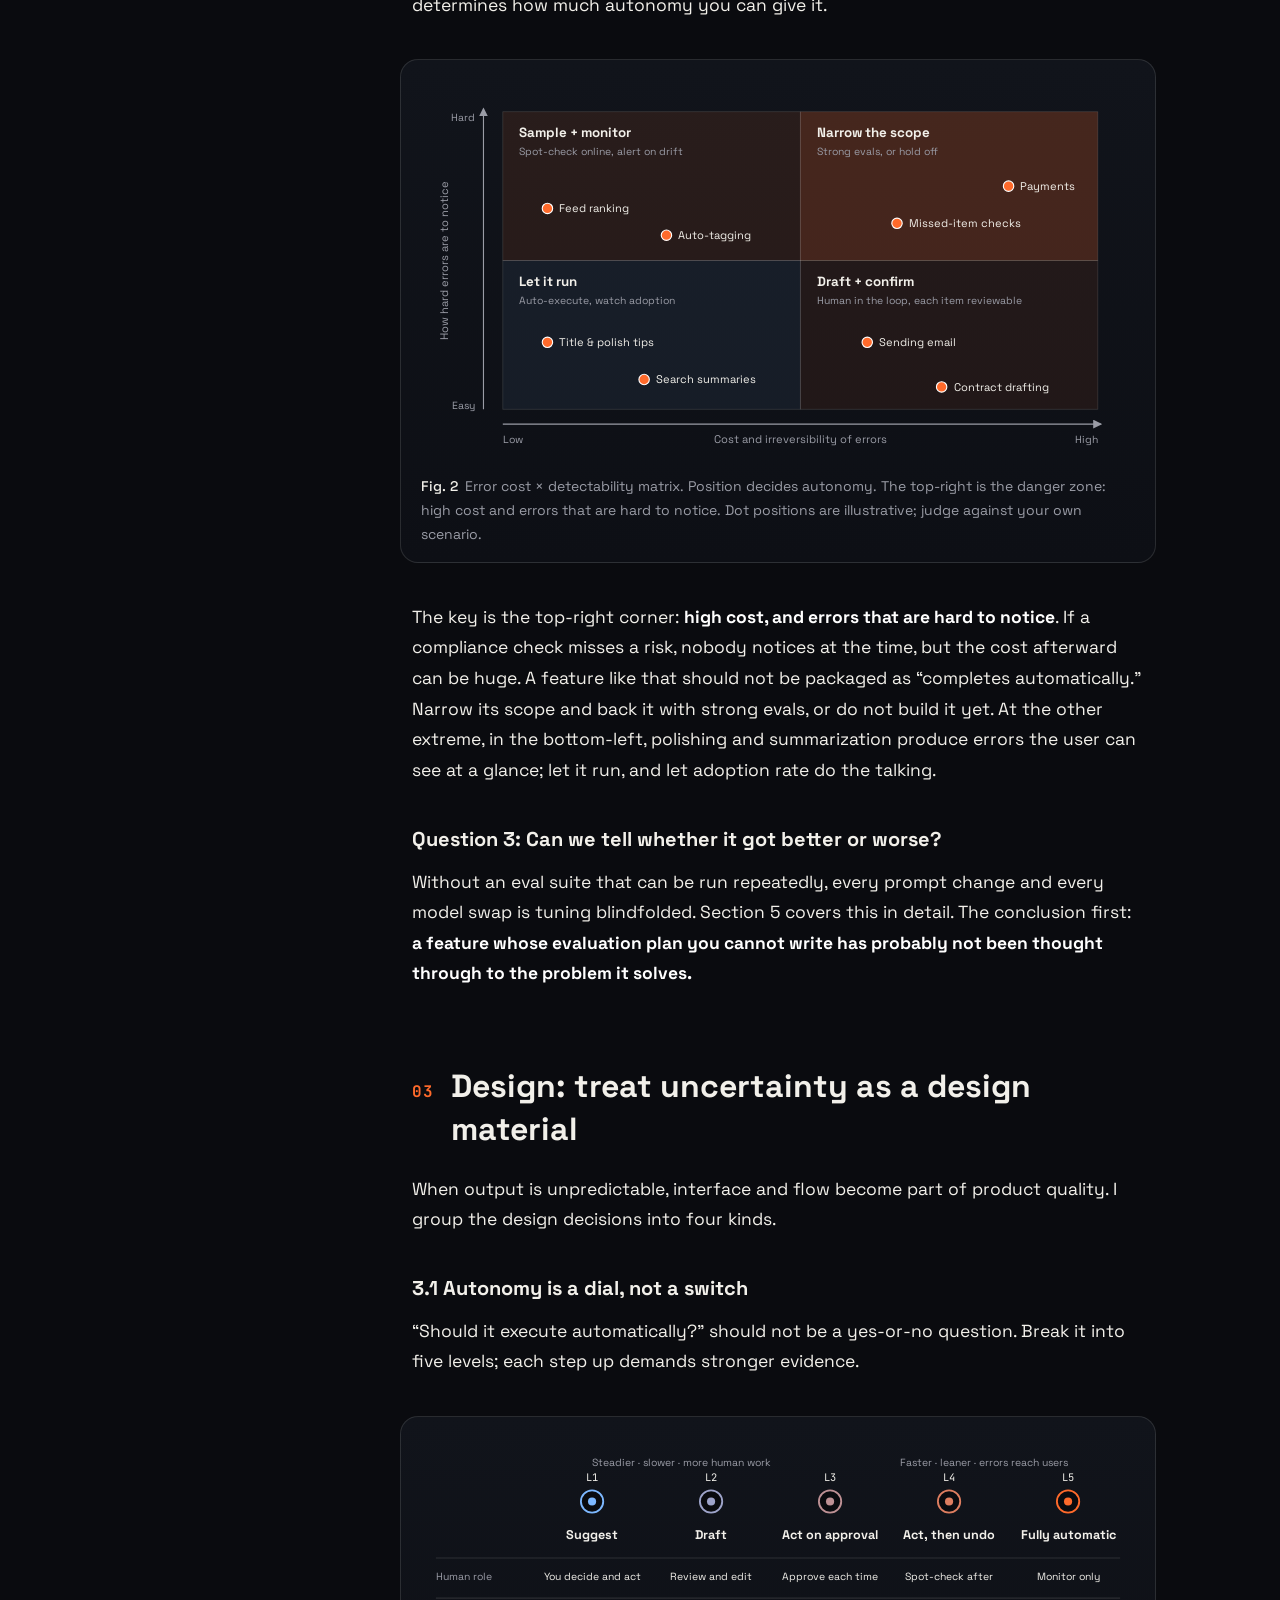
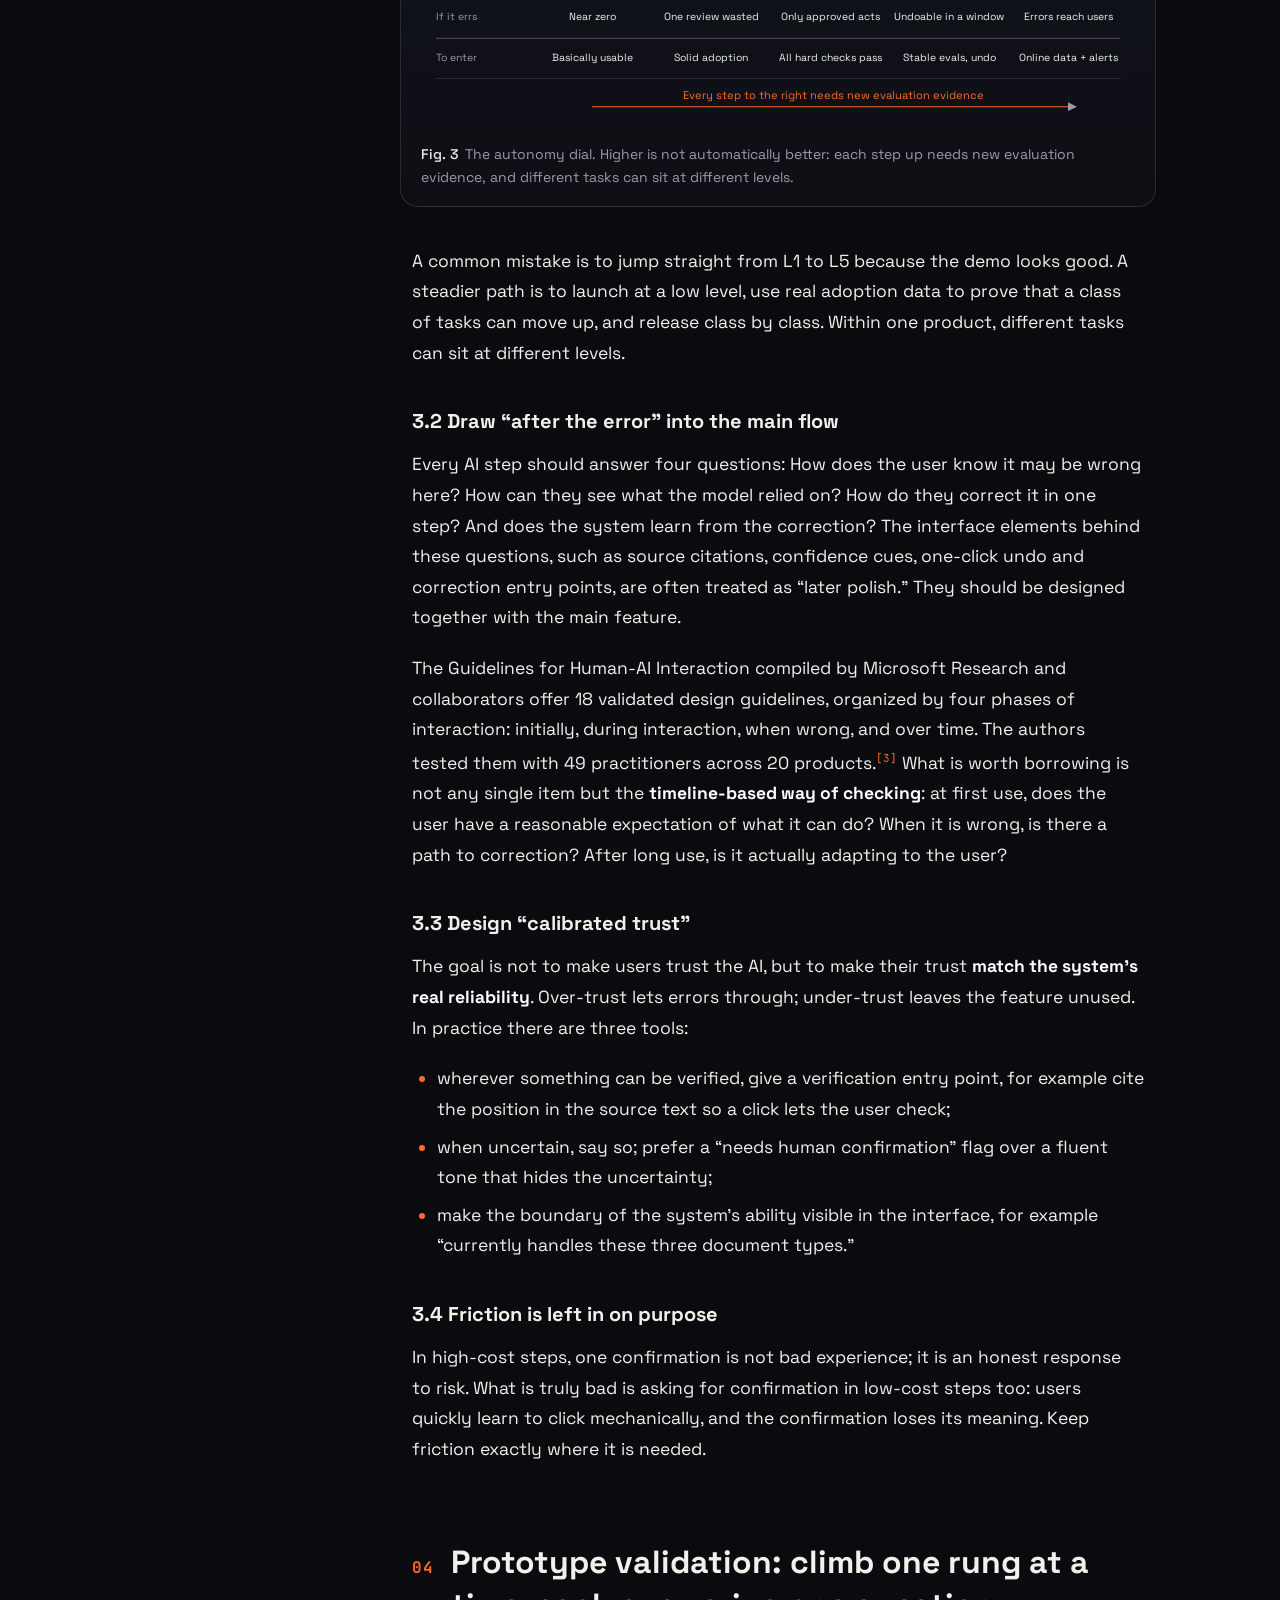
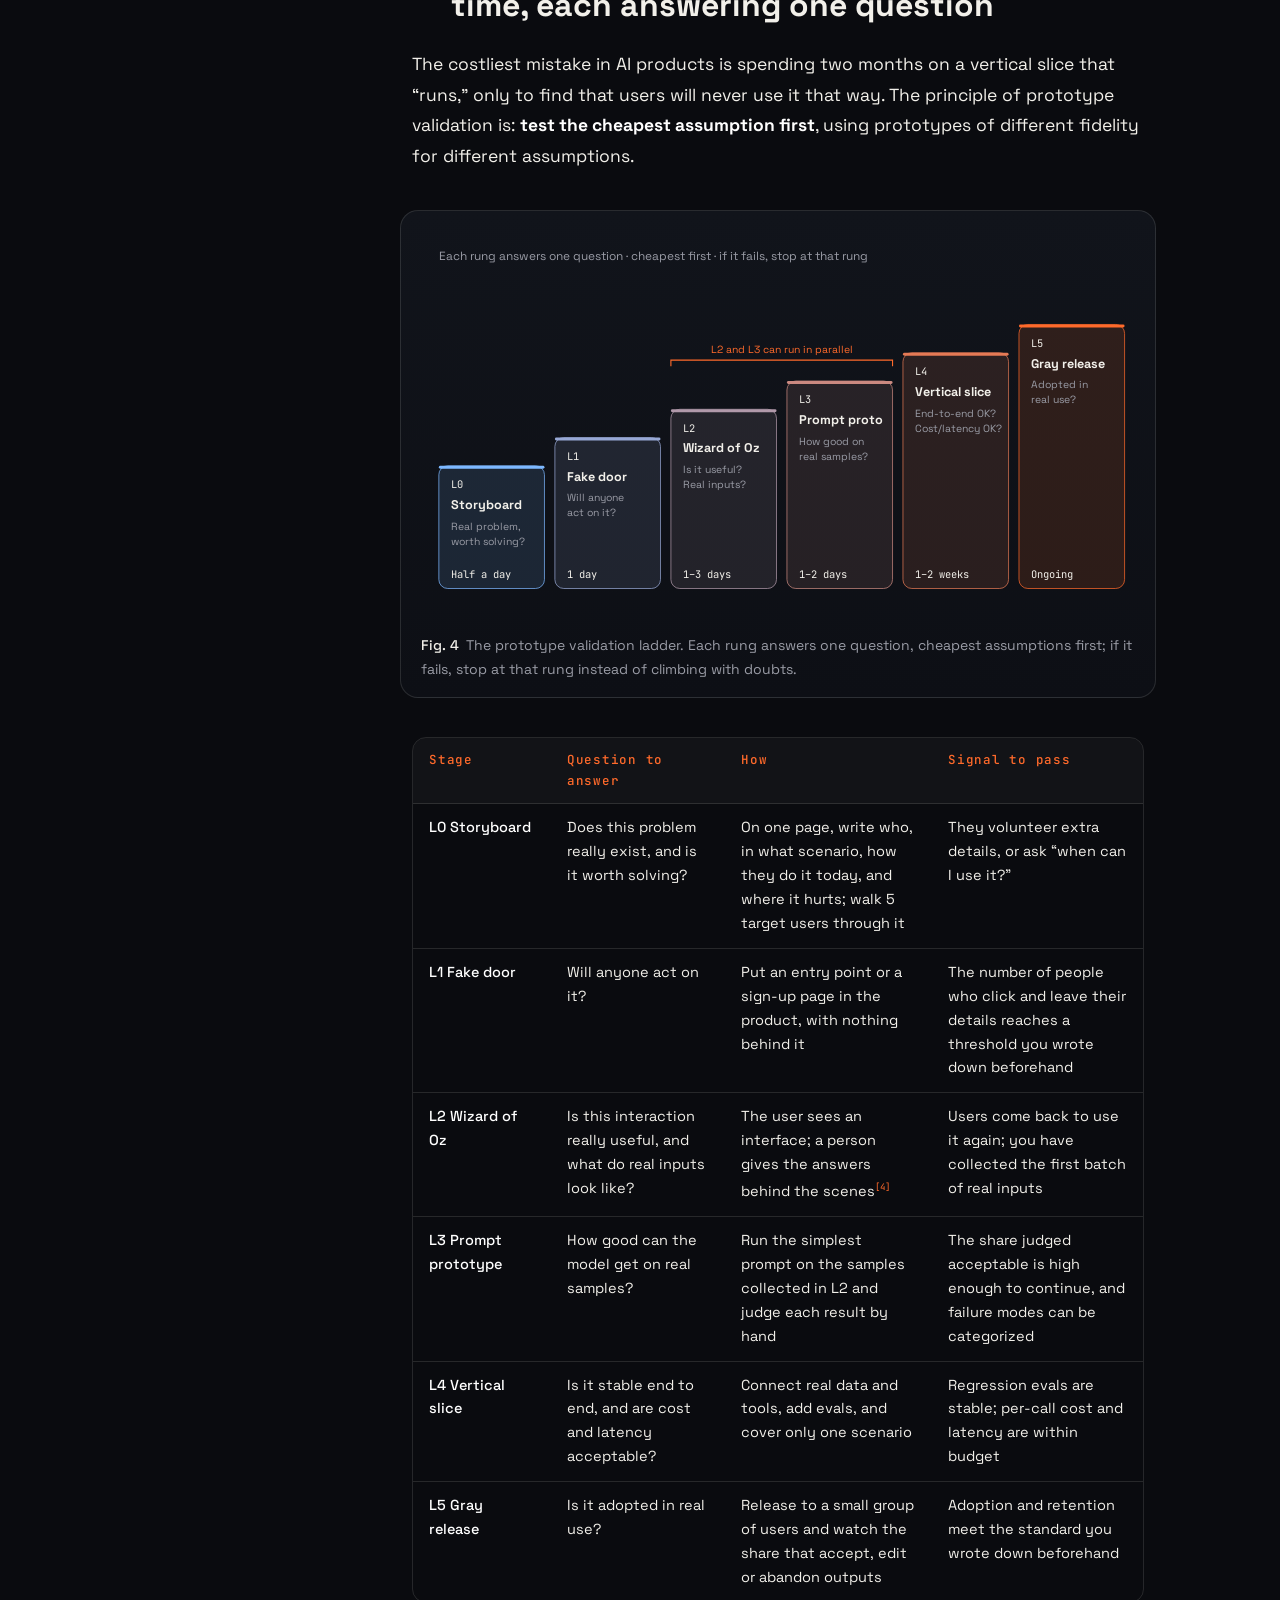
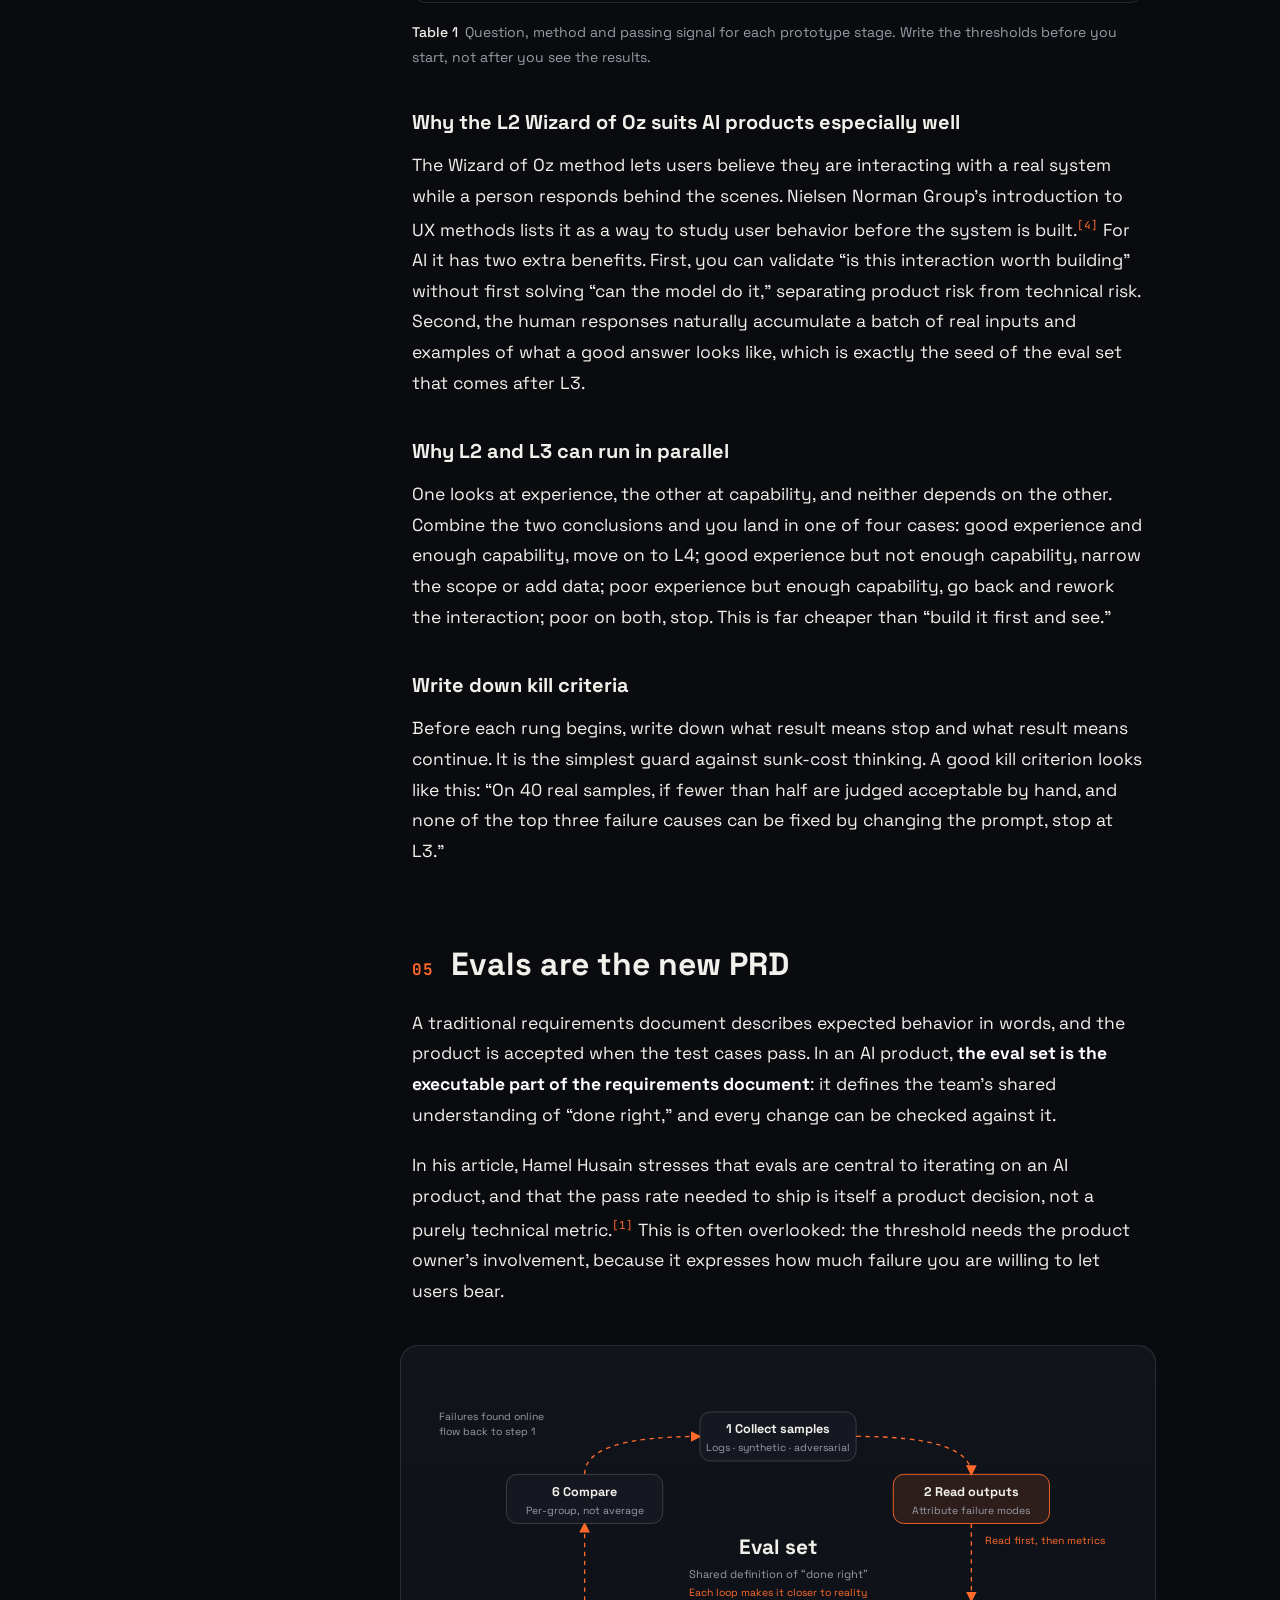
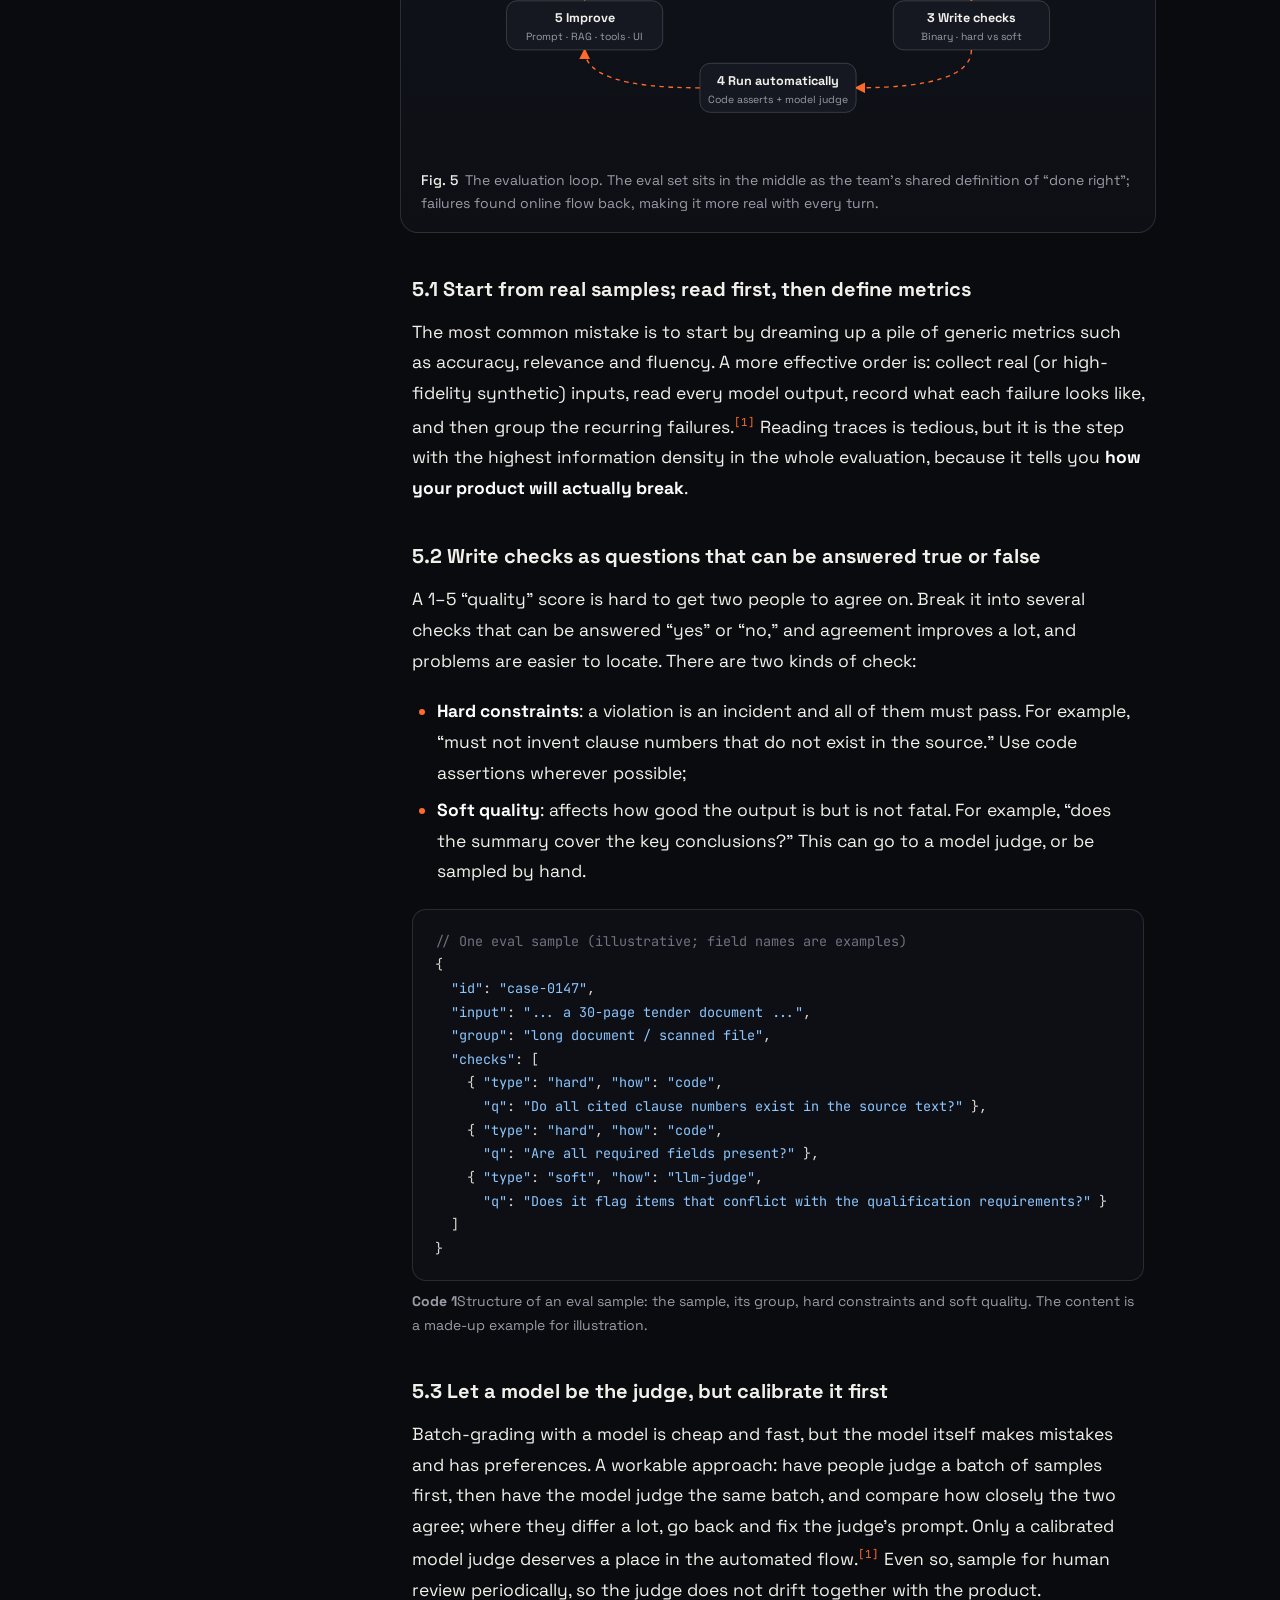
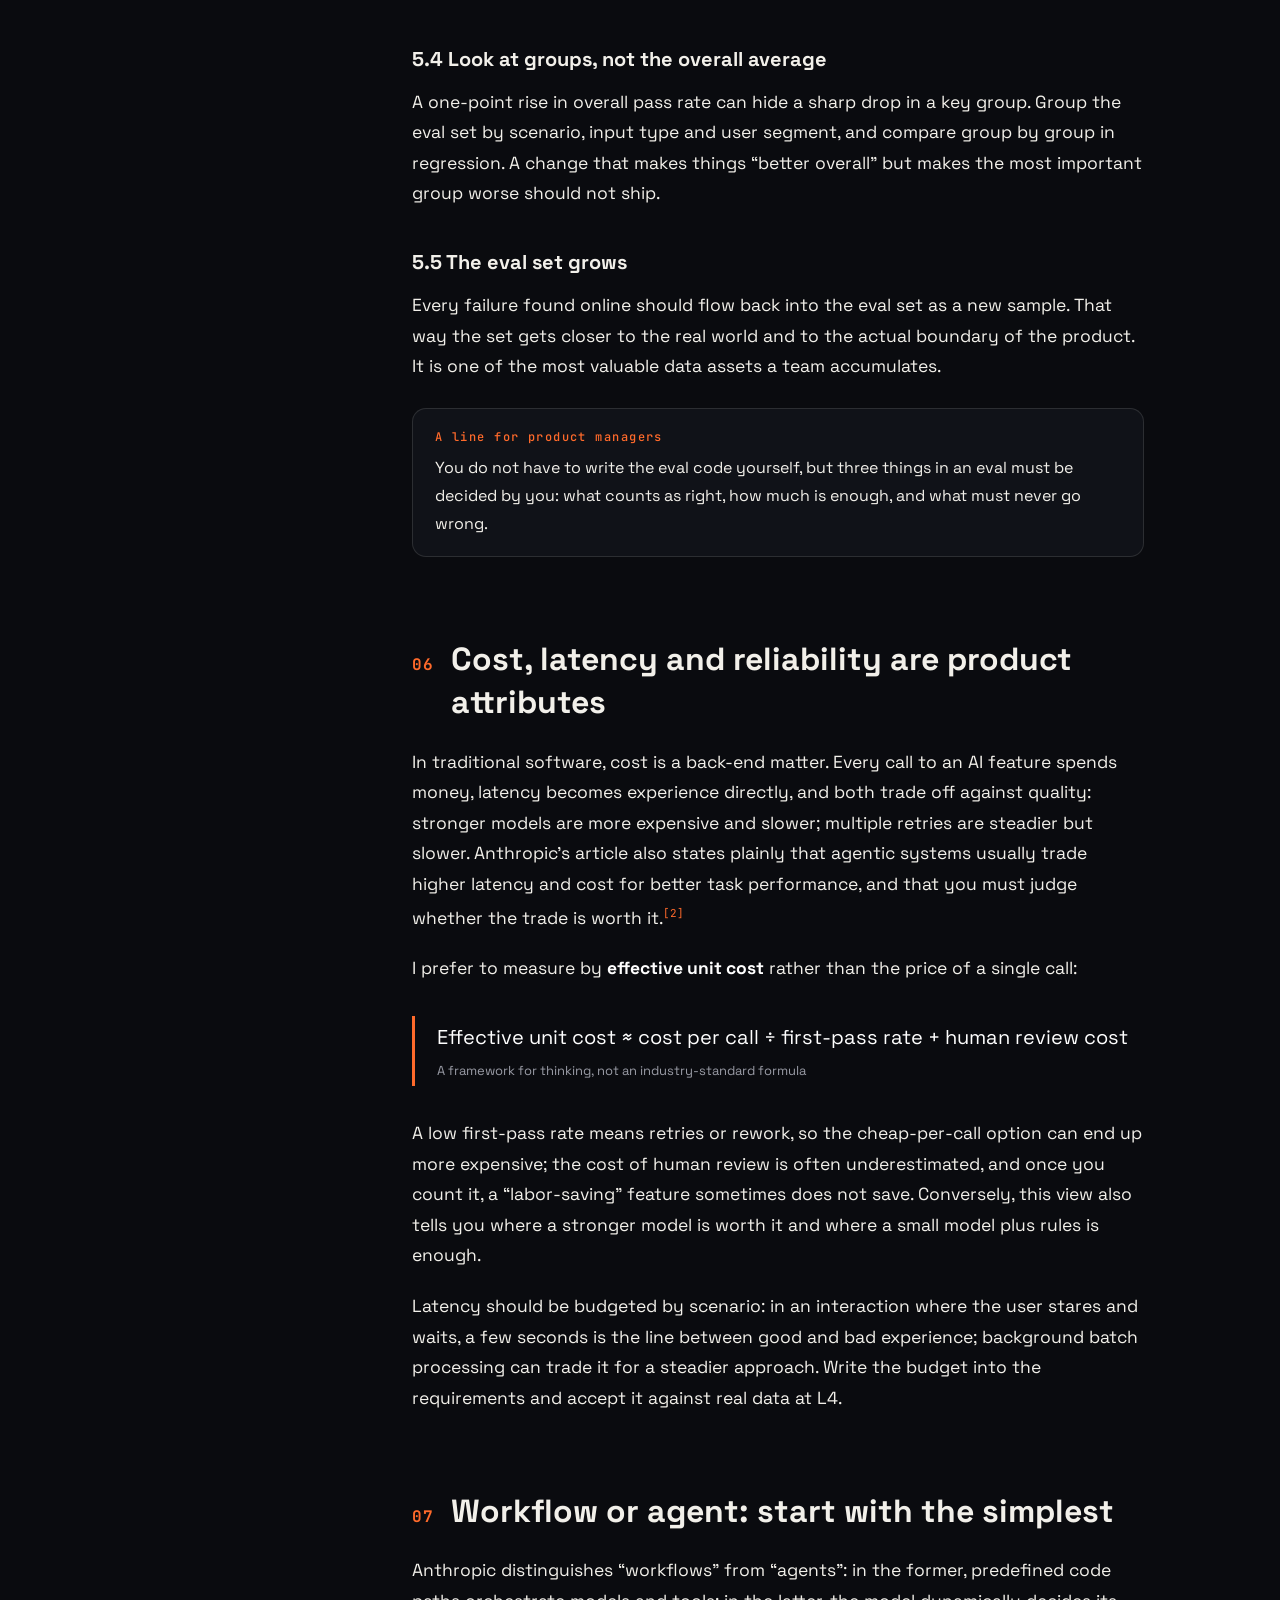
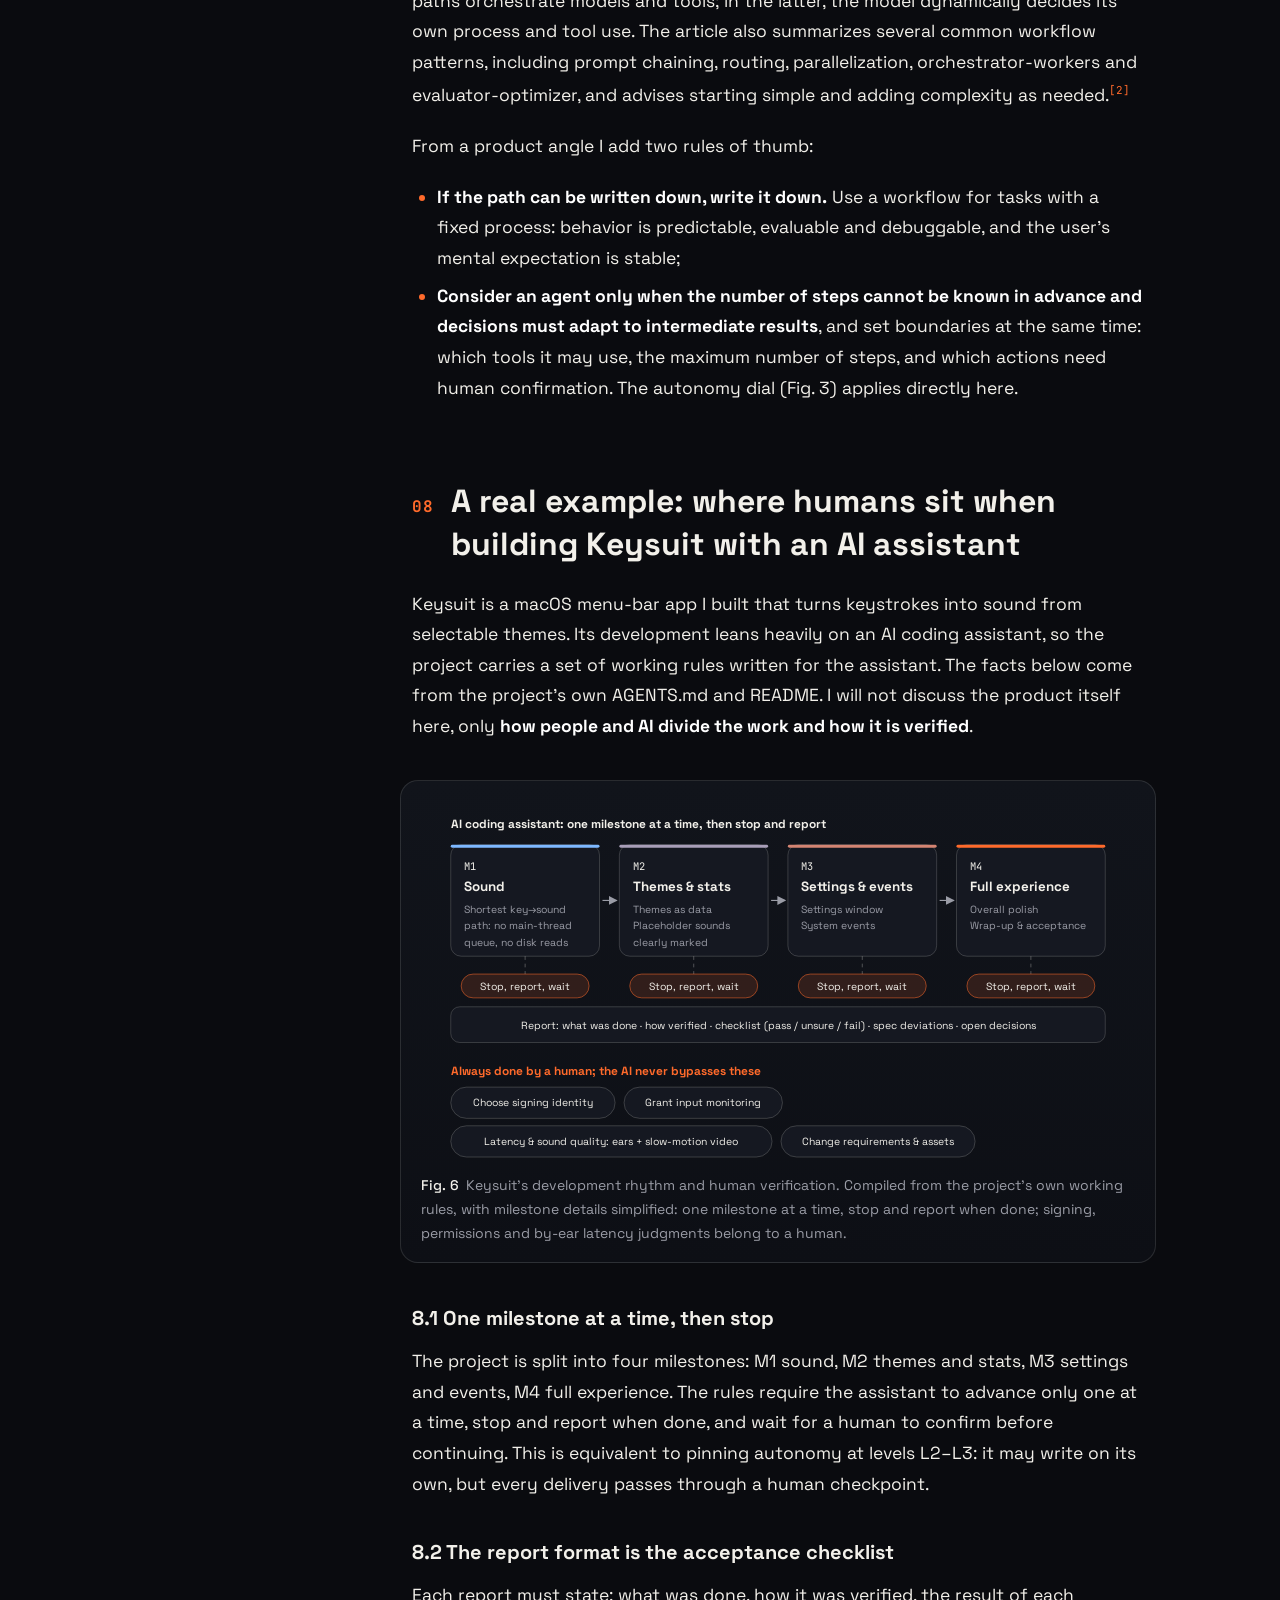
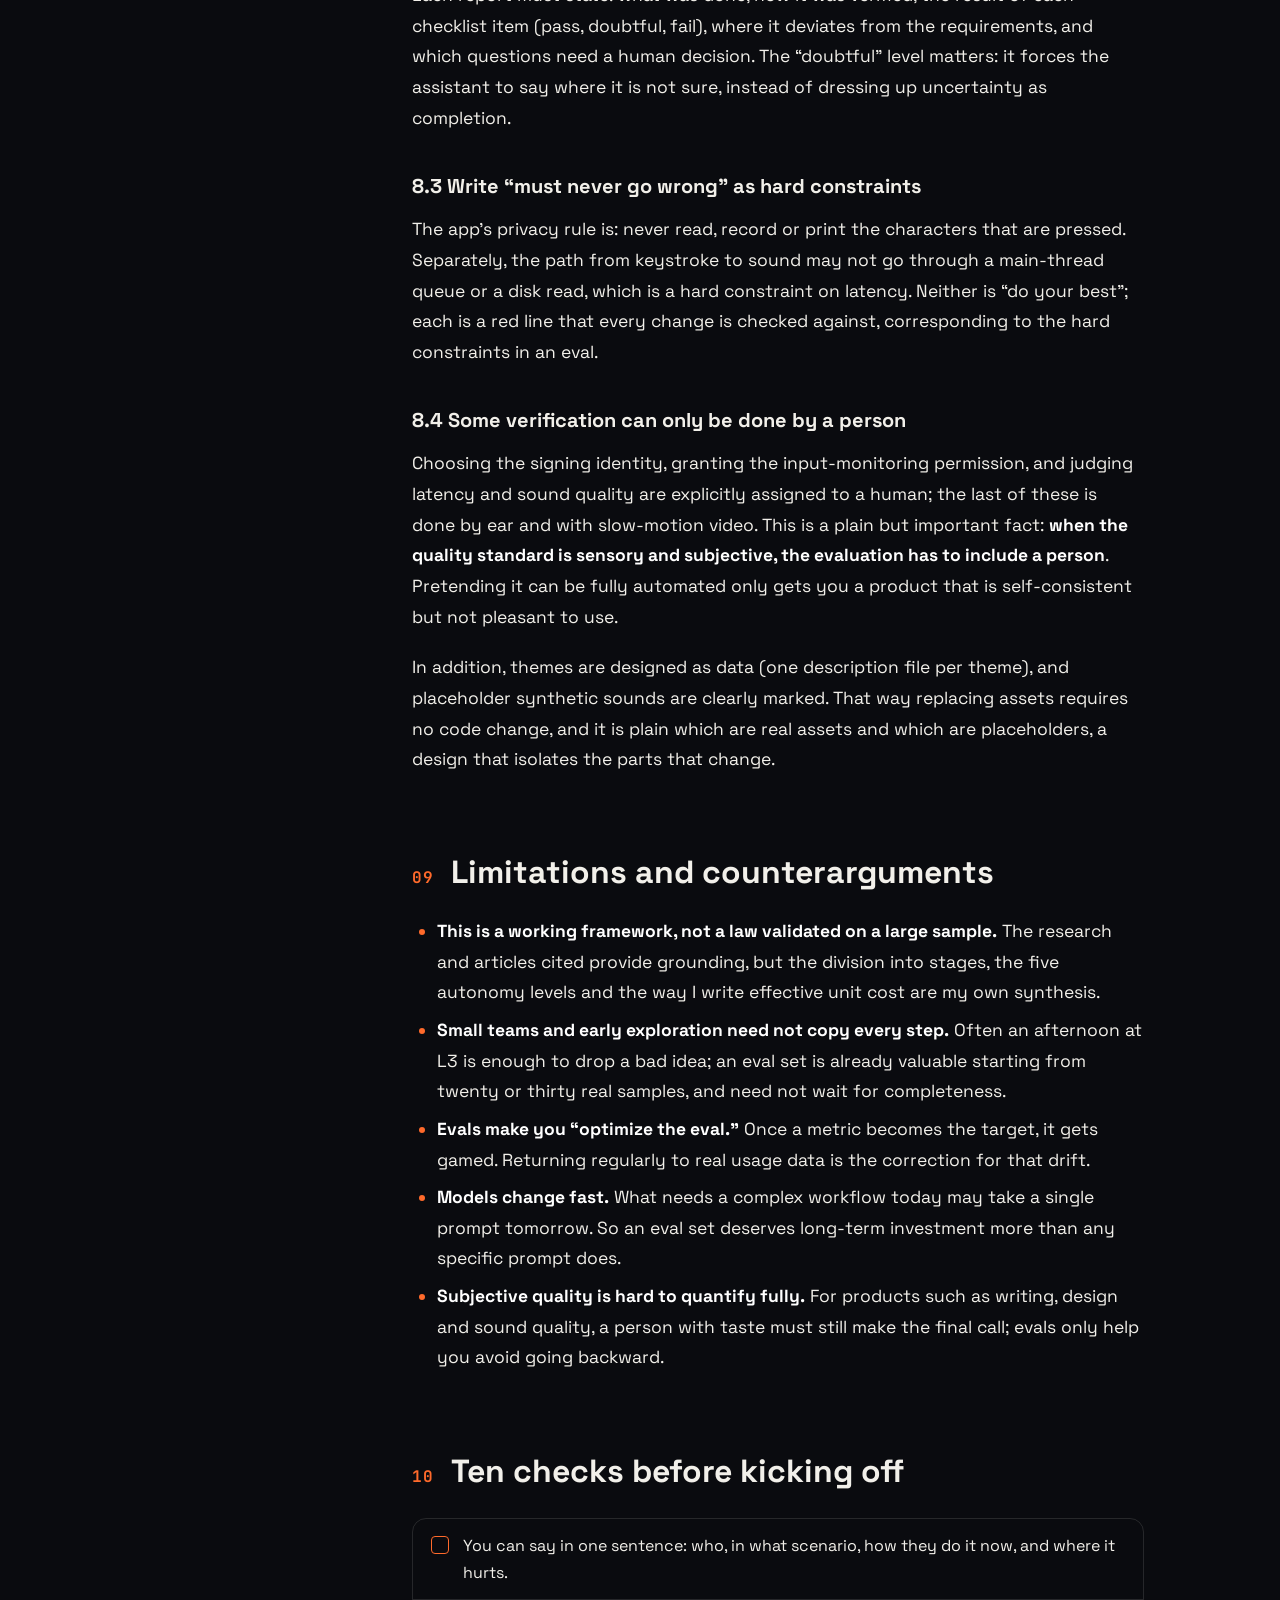
<file: articles/ai-product-method.en.html>
<!DOCTYPE html>
<html lang="en">
<head>
<meta charset="utf-8">
<meta name="viewport" content="width=device-width, initial-scale=1">
<title>Product Method for the AI Era: Designing a Product That Fails, and Validating It · Chris</title>
<meta name="description" content="An AI feature’s output is a quality distribution, not a fixed value. How to decide whether to use AI, design autonomy and the path after errors, and validate with a ladder of prototypes and an eval set.">
<meta property="og:title" content="Product Method for the AI Era: Designing a Product That Fails, and Validating It">
<meta property="og:description" content="An AI feature’s output is a quality distribution, not a fixed value. How to decide whether to use AI, design autonomy and the path after errors, and validate with a ladder of prototypes and an eval set.">
<link rel="icon" href="data:image/svg+xml,%3Csvg%20xmlns%3D%27http%3A//www.w3.org/2000/svg%27%20viewBox%3D%270%200%2026%2026%27%3E%3Crect%20width%3D%2726%27%20height%3D%2726%27%20rx%3D%276%27%20fill%3D%27%230A0B0F%27/%3E%3Ccircle%20cx%3D%2713%27%20cy%3D%2713%27%20r%3D%279%27%20fill%3D%27none%27%20stroke%3D%27%23F2F0EA%27%20stroke-opacity%3D%27.7%27/%3E%3Ccircle%20cx%3D%2713%27%20cy%3D%2713%27%20r%3D%273%27%20fill%3D%27%23FF6A2B%27/%3E%3C/svg%3E">
<link rel="preconnect" href="https://fonts.googleapis.com">
<link rel="preconnect" href="https://fonts.gstatic.com" crossorigin>
<link rel="stylesheet" href="https://fonts.googleapis.com/css2?family=Space+Grotesk:wght@400;500;700&amp;family=Noto+Sans+SC:wght@400;500;700&amp;family=JetBrains+Mono:wght@400;500&amp;display=swap">
<link rel="alternate" hreflang="zh-CN" href="ai-product-method.html">
<link rel="stylesheet" href="../css/article.css">
<script>document.documentElement.classList.add('js')</script>
</head>
<body>
<div class="prog" aria-hidden="true"></div>
<div class="top"><a class="back" href="../index.html?lang=en#articles">← Back to home</a><span class="rt"><a class="alt" href="ai-product-method.html" hreflang="zh-CN">中文</a><span class="name">Chris</span></span></div>
<div class="wrap">
<aside class="toc" aria-label="Contents"><b>CONTENTS</b><a href="#s1">01 Something that errs</a><a href="#s2">02 Is AI worth it?</a><a href="#s3">03 Designing uncertainty</a><a href="#s4">04 The prototype ladder</a><a href="#s5">05 Evals are the new PRD</a><a href="#s6">06 Cost and latency</a><a href="#s7">07 Workflow vs. agent</a><a href="#s8">08 Example: Keysuit</a><a href="#s9">09 Limitations</a><a href="#s10">10 Checklist</a><a href="#refs">References</a></aside>
<main>
<header class="hd">
  <div class="kick"><span>PRODUCT METHOD</span><span>v1 · First edition</span></div>
  <h1>Product Method for the AI Era:<br>Designing a Product That <em>Fails</em>, and Validating It</h1>
  <p class="sub">When output is a distribution of quality rather than a fixed value, requirements, design, prototyping and acceptance all have to change.</p>
  <div class="meta"><span>Author: Chris</span><span>About 20 min read</span><span>6 figures · 1 table · 1 checklist</span></div>
  <div class="abs"><h2>ABSTRACT</h2><p>What fundamentally separates an AI feature from a traditional one is that its output is not a point but a quality distribution. Starting from that, this article proposes a working framework for product managers and developers:</p><ol><li>three screening questions before kickoff, and a “cost × detectability” matrix;</li><li>a five-level autonomy dial, and designing for “after the error”;</li><li>a six-rung prototype validation ladder from storyboard to gray release, each rung answering one question;</li><li>treating the eval set as an executable requirements document, and expressing cost and latency as product attributes.</li></ol><p>It closes with how people and AI divide the work in a real project (Keysuit), and the limitations of this method.</p></div>
</header>

<section class="s" id="s1">
<h2 class="sh"><i>01</i>First, admit this: you are designing something that makes mistakes</h2>
<p class="lead">A traditional software spec reads “given input X, produce output Y.” Click “Export” and you get either a PDF or an error message. The behavior can be enumerated, asserted, and accepted in one pass.</p>
<p>AI features are not like that. For the same input, a model may produce ten outputs of different quality: some impressive, some mediocre, and occasionally one that is plainly off. What you ship is not a point but a <strong>quality distribution</strong>. The real user experience is determined by the shape of that distribution, especially the tail on the left.</p>
<figure class="fg" id="fig1"><div class="figscroll"><svg viewBox="0 0 960 380" role="img" aria-labelledby="f1t f1d" class="svgfig"><title id="f1t">Figure 1: Output of a deterministic feature vs. an AI feature</title><desc id="f1d">Left: a traditional feature maps one input to one fixed output. Right: an AI feature maps one input to a quality distribution; the area left of the acceptable line is failure, and the demo shows the best spot on the curve.</desc><defs><clipPath id="f1-bad"><rect x="520" y="60" width="180" height="240"/></clipPath><clipPath id="f1-ok"><rect x="700" y="60" width="240" height="240"/></clipPath><linearGradient id="f1-g" x1="0" y1="0" x2="0" y2="1"><stop offset="0" stop-color="#7DB8FF" stop-opacity=".5"/><stop offset="1" stop-color="#7DB8FF" stop-opacity=".04"/></linearGradient><marker id="f1-a" viewBox="0 0 10 10" refX="8.5" refY="5" markerWidth="8" markerHeight="8" orient="auto"><path d="M0 0L10 5L0 10z" fill="#9A9CA6"/></marker></defs><text x="40" y="46" class="t20 bold">Traditional feature</text><text x="40" y="72" class="t15 tm">One input, one output</text><rect x="40" y="130" width="150" height="56" rx="12" class="bx"/><text x="115" y="164" class="t16 mid">Click “Export”</text><line x1="194" y1="158" x2="282" y2="158" class="ln" marker-end="url(#f1-a)"/><rect x="290" y="130" width="150" height="56" rx="12" class="bx"/><text x="365" y="164" class="t16 mid">Generate PDF</text><line x1="40" y1="290" x2="440" y2="290" class="ln"/><circle cx="380" cy="290" r="9" class="dot-ok"/><text x="380" y="262" class="t14 tb mid">Always lands here</text><text x="40" y="320" class="t14 tm">Unusable</text><text x="440" y="320" class="t14 tm end">Excellent</text><text x="240" y="346" class="t14 tm mid">Output quality</text><line x1="480" y1="40" x2="480" y2="350" class="lnd"/><text x="520" y="46" class="t20 bold">AI feature</text><text x="520" y="72" class="t15 tm">Same tender, run 100 times</text><path d="M520,290 C560,288 600,280 640,262 C690,238 730,170 780,128 C800,112 822,110 842,128 C872,156 892,236 940,290 L940,290 L520,290 Z" fill="#FF6A2B" fill-opacity=".5" clip-path="url(#f1-bad)" class="fadein"/><path d="M520,290 C560,288 600,280 640,262 C690,238 730,170 780,128 C800,112 822,110 842,128 C872,156 892,236 940,290 L940,290 L520,290 Z" fill="url(#f1-g)" clip-path="url(#f1-ok)" class="fadein"/><path d="M520,290 C560,288 600,280 640,262 C690,238 730,170 780,128 C800,112 822,110 842,128 C872,156 892,236 940,290" class="draw curve" pathLength="1"/><line x1="700" y1="96" x2="700" y2="290" class="lnd acc"/><text x="700" y="88" class="t14 ta mid">Acceptable line</text><text x="536" y="214" class="t16 ta bold">Failure tail</text><text x="536" y="236" class="t14 tm">Remembered most</text><text x="820" y="228" class="t15 tb mid">Most outputs acceptable</text><circle cx="812" cy="112" r="6" class="demo"/><text x="812" y="94" class="t14 mid">The demo’s best run</text><line x1="520" y1="290" x2="940" y2="290" class="ln"/><circle cx="548" cy="290" r="5.5" class="pop dot-bad" style="--i:0"/><circle cx="606" cy="290" r="5.5" class="pop dot-bad" style="--i:1"/><circle cx="660" cy="290" r="5.5" class="pop dot-bad" style="--i:2"/><circle cx="690" cy="290" r="5.5" class="pop dot-bad" style="--i:3"/><circle cx="722" cy="290" r="5.5" class="pop dot-ok" style="--i:4"/><circle cx="748" cy="290" r="5.5" class="pop dot-ok" style="--i:5"/><circle cx="772" cy="290" r="5.5" class="pop dot-ok" style="--i:6"/><circle cx="792" cy="290" r="5.5" class="pop dot-ok" style="--i:7"/><circle cx="810" cy="290" r="5.5" class="pop dot-ok" style="--i:8"/><circle cx="826" cy="290" r="5.5" class="pop dot-ok" style="--i:9"/><circle cx="846" cy="290" r="5.5" class="pop dot-ok" style="--i:10"/><circle cx="868" cy="290" r="5.5" class="pop dot-ok" style="--i:11"/><circle cx="902" cy="290" r="5.5" class="pop dot-ok" style="--i:12"/><text x="520" y="320" class="t14 tm">Unusable</text><text x="940" y="320" class="t14 tm end">Excellent</text><text x="730" y="346" class="t14 tm mid">Output quality · each dot is one real use</text></svg></div><figcaption><b>Fig. 1</b>Output of a deterministic feature vs. an AI feature. Left: a traditional feature gives the same result every time. Right: run the same input many times and outputs land on a distribution; the demo shows the best spot on the curve, while users remember the failure tail.</figcaption></figure>
<p>Three consequences follow, and they are the starting point of every method in the rest of this article:</p>
<ul>
<li><strong>Demos systematically overstate the product.</strong> In a demo people pick the example that ran best, which sits at the right end of the curve. Users sample the whole curve in real use, and remember the worst few draws.</li>
<li><strong>“Done right” has to be redefined.</strong> A requirement such as “the system shall extract all clauses correctly” is no longer verifiable. It must become “on this class of samples, what share of outputs reaches the acceptable line.”</li>
<li><strong>There is one more layer to design: failure.</strong> You are designing not only the interface for when things work, but also whether users can notice a failure, whether they can correct it, and what it costs them.</li>
</ul>
<div class="call"><b class="t">DEMO TRAP</b><p>An idea approved only because “I tried it a few times and it worked great” proves nothing more than that the right end of the curve exists. It does not prove the left end is affordable.</p></div>
</section>

<section class="s" id="s2">
<h2 class="sh"><i>02</i>Ask whether AI is worth using before asking how</h2>
<p>Most failed AI products did not fail because the model was too weak; they chose the wrong problem at the start. Before kicking off a project I run three questions. If any one of them has no answer, I hold off.</p>
<h3>Question 1: How much does the dumbest non-AI approach already solve?</h3>
<p>First write a baseline built from rules, templates or retrieval. It is worth two things: a comparison, because without a baseline you cannot tell what the model contributes; and, often, the baseline is already good enough, which saves you the whole apparatus of evals, cost and maintenance that follows. Anthropic’s first piece of advice, in summarizing what it learned about building agents, follows a similar line: start with the simplest solution and add complexity only when results truly fall short.<sup class="ref"><a href="#r2">[2]</a></sup></p>
<h3>Question 2: How costly is an error, and is it easy to notice?</h3>
<p>This is the figure in this article I value most. An AI feature can be placed in a matrix of “cost of an error” against “how hard the error is to notice,” and its position determines how much autonomy you can give it.</p>
<figure class="fg" id="fig2"><div class="figscroll"><svg viewBox="0 0 960 510" role="img" aria-labelledby="f2t f2d" class="svgfig"><title id="f2t">Figure 2: Error cost × detectability matrix</title><desc id="f2d">The horizontal axis is the cost and irreversibility of an error; the vertical axis is how hard errors are to notice. The four quadrants are: sample and monitor, narrow the scope, let it run, and draft plus confirm.</desc><defs><marker id="f2-a" viewBox="0 0 10 10" refX="8.5" refY="5" markerWidth="8" markerHeight="8" orient="auto"><path d="M0 0L10 5L0 10z" fill="#9A9CA6"/></marker></defs><rect x="110" y="40" width="400.0" height="200.0" fill="#FF6A2B" fill-opacity="0.1" class="qb"/><text x="132" y="74" class="t18 bold">Sample + monitor</text><text x="132" y="98" class="t14 tm">Spot-check online, alert on drift</text><rect x="510.0" y="40" width="400.0" height="200.0" fill="#FF6A2B" fill-opacity="0.22" class="qb"/><text x="532.0" y="74" class="t18 bold">Narrow the scope</text><text x="532.0" y="98" class="t14 tm">Strong evals, or hold off</text><rect x="110" y="240.0" width="400.0" height="200.0" fill="#7DB8FF" fill-opacity="0.07" class="qb"/><text x="132" y="274.0" class="t18 bold">Let it run</text><text x="132" y="298.0" class="t14 tm">Auto-execute, watch adoption</text><rect x="510.0" y="240.0" width="400.0" height="200.0" fill="#FF6A2B" fill-opacity="0.08" class="qb"/><text x="532.0" y="274.0" class="t18 bold">Draft + confirm</text><text x="532.0" y="298.0" class="t14 tm">Human in the loop, each item reviewable</text><circle cx="170" cy="170" r="7" class="pop demo" style="--i:0"/><text x="186" y="175" class="t15 pop" style="--i:0">Feed ranking</text><circle cx="330" cy="206" r="7" class="pop demo" style="--i:1"/><text x="346" y="211" class="t15 pop" style="--i:1">Auto-tagging</text><circle cx="640" cy="190" r="7" class="pop demo" style="--i:2"/><text x="656" y="195" class="t15 pop" style="--i:2">Missed-item checks</text><circle cx="790" cy="140" r="7" class="pop demo" style="--i:3"/><text x="806" y="145" class="t15 pop" style="--i:3">Payments</text><circle cx="170" cy="350" r="7" class="pop demo" style="--i:4"/><text x="186" y="355" class="t15 pop" style="--i:4">Title &amp; polish tips</text><circle cx="300" cy="400" r="7" class="pop demo" style="--i:5"/><text x="316" y="405" class="t15 pop" style="--i:5">Search summaries</text><circle cx="600" cy="350" r="7" class="pop demo" style="--i:6"/><text x="616" y="355" class="t15 pop" style="--i:6">Sending email</text><circle cx="700" cy="410" r="7" class="pop demo" style="--i:7"/><text x="716" y="415" class="t15 pop" style="--i:7">Contract drafting</text><line x1="84" y1="440" x2="84" y2="36" class="ln" marker-end="url(#f2-a)"/><text x="72" y="52" class="t14 tm end">Hard</text><text x="72" y="440" class="t14 tm end">Easy</text><text transform="translate(36,240.0) rotate(-90)" class="t15 tm mid">How hard errors are to notice</text><line x1="110" y1="460" x2="914" y2="460" class="ln" marker-end="url(#f2-a)"/><text x="110" y="486" class="t14 tm">Low</text><text x="910" y="486" class="t14 tm end">High</text><text x="510.0" y="486" class="t15 tm mid">Cost and irreversibility of errors</text></svg></div><figcaption><b>Fig. 2</b>Error cost × detectability matrix. Position decides autonomy. The top-right is the danger zone: high cost and errors that are hard to notice. Dot positions are illustrative; judge against your own scenario.</figcaption></figure>
<p>The key is the top-right corner: <strong>high cost, and errors that are hard to notice</strong>. If a compliance check misses a risk, nobody notices at the time, but the cost afterward can be huge. A feature like that should not be packaged as “completes automatically.” Narrow its scope and back it with strong evals, or do not build it yet. At the other extreme, in the bottom-left, polishing and summarization produce errors the user can see at a glance; let it run, and let adoption rate do the talking.</p>
<h3>Question 3: Can we tell whether it got better or worse?</h3>
<p>Without an eval suite that can be run repeatedly, every prompt change and every model swap is tuning blindfolded. Section 5 covers this in detail. The conclusion first: <strong>a feature whose evaluation plan you cannot write has probably not been thought through to the problem it solves.</strong></p>
</section>

<section class="s" id="s3">
<h2 class="sh"><i>03</i>Design: treat uncertainty as a design material</h2>
<p>When output is unpredictable, interface and flow become part of product quality. I group the design decisions into four kinds.</p>
<h3>3.1 Autonomy is a dial, not a switch</h3>
<p>“Should it execute automatically?” should not be a yes-or-no question. Break it into five levels; each step up demands stronger evidence.</p>
<figure class="fg" id="fig3"><div class="figscroll"><svg viewBox="0 0 960 390" role="img" aria-labelledby="f3t f3d" class="svgfig"><title id="f3t">Figure 3: The autonomy dial</title><desc id="f3d">Five levels from suggest, draft, execute on confirmation and execute with undo to fully automatic; each level has a human role, a consequence of errors and an entry condition.</desc><defs><linearGradient id="f3-g" x1="0" y1="0" x2="1" y2="0"><stop offset="0" stop-color="#7DB8FF"/><stop offset="1" stop-color="#FF6A2B"/></linearGradient><marker id="f3-a" viewBox="0 0 10 10" refX="8.5" refY="5" markerWidth="8" markerHeight="8" orient="auto"><path d="M0 0L10 5L0 10z" fill="#9A9CA6"/></marker></defs><text x="230" y="36" class="t14 tm">Steadier · slower · more human work</text><text x="870" y="36" class="t14 tm end">Faster · leaner · errors reach users</text><line x1="230" y1="84" x2="870" y2="84" stroke="url(#f3-g)" stroke-width="3" stroke-linecap="round"/><g class="pop" style="--i:0"><circle cx="230" cy="84" r="15" fill="#0A0B0F" stroke="rgb(125,184,255)" stroke-width="2.5"/><circle cx="230" cy="84" r="5.5" fill="rgb(125,184,255)"/></g><text x="230" y="56" class="t14 mono mid" fill="rgb(125,184,255)">L1</text><text x="230" y="134" class="t17 bold mid">Suggest</text><g class="pop" style="--i:1"><circle cx="390" cy="84" r="15" fill="#0A0B0F" stroke="rgb(158,164,202)" stroke-width="2.5"/><circle cx="390" cy="84" r="5.5" fill="rgb(158,164,202)"/></g><text x="390" y="56" class="t14 mono mid" fill="rgb(158,164,202)">L2</text><text x="390" y="134" class="t17 bold mid">Draft</text><g class="pop" style="--i:2"><circle cx="550" cy="84" r="15" fill="#0A0B0F" stroke="rgb(190,145,149)" stroke-width="2.5"/><circle cx="550" cy="84" r="5.5" fill="rgb(190,145,149)"/></g><text x="550" y="56" class="t14 mono mid" fill="rgb(190,145,149)">L3</text><text x="550" y="134" class="t17 bold mid">Act on approval</text><g class="pop" style="--i:3"><circle cx="710" cy="84" r="15" fill="#0A0B0F" stroke="rgb(222,126,96)" stroke-width="2.5"/><circle cx="710" cy="84" r="5.5" fill="rgb(222,126,96)"/></g><text x="710" y="56" class="t14 mono mid" fill="rgb(222,126,96)">L4</text><text x="710" y="134" class="t17 bold mid">Act, then undo</text><g class="pop" style="--i:4"><circle cx="870" cy="84" r="15" fill="#0A0B0F" stroke="rgb(255,106,43)" stroke-width="2.5"/><circle cx="870" cy="84" r="5.5" fill="rgb(255,106,43)"/></g><text x="870" y="56" class="t14 mono mid" fill="rgb(255,106,43)">L5</text><text x="870" y="134" class="t17 bold mid">Fully automatic</text><line x1="20" y1="160" x2="940" y2="160" class="ln faint"/><text x="20" y="190" class="t14 tm">Human role</text><text x="230" y="190" class="t14 mid">You decide and act</text><text x="390" y="190" class="t14 mid">Review and edit</text><text x="550" y="190" class="t14 mid">Approve each time</text><text x="710" y="190" class="t14 mid">Spot-check after</text><text x="870" y="190" class="t14 mid">Monitor only</text><line x1="20" y1="214" x2="940" y2="214" class="ln faint"/><text x="20" y="244" class="t14 tm">If it errs</text><text x="230" y="244" class="t14 mid">Near zero</text><text x="390" y="244" class="t14 mid">One review wasted</text><text x="550" y="244" class="t14 mid">Only approved acts</text><text x="710" y="244" class="t14 mid">Undoable in a window</text><text x="870" y="244" class="t14 mid">Errors reach users</text><line x1="20" y1="268" x2="940" y2="268" class="ln faint"/><text x="20" y="298" class="t14 tm">To enter</text><text x="230" y="298" class="t14 mid">Basically usable</text><text x="390" y="298" class="t14 mid">Solid adoption</text><text x="550" y="298" class="t14 mid">All hard checks pass</text><text x="710" y="298" class="t14 mid">Stable evals, undo</text><text x="870" y="298" class="t14 mid">Online data + alerts</text><line x1="20" y1="268" x2="940" y2="268" class="ln faint"/><line x1="20" y1="322" x2="940" y2="322" class="ln faint"/><line x1="230" y1="360" x2="880" y2="360" class="ln acc" marker-end="url(#f3-a)"/><text x="555" y="350" class="t15 ta mid">Every step to the right needs new evaluation evidence</text></svg></div><figcaption><b>Fig. 3</b>The autonomy dial. Higher is not automatically better: each step up needs new evaluation evidence, and different tasks can sit at different levels.</figcaption></figure>
<p>A common mistake is to jump straight from L1 to L5 because the demo looks good. A steadier path is to launch at a low level, use real adoption data to prove that a class of tasks can move up, and release class by class. Within one product, different tasks can sit at different levels.</p>
<h3>3.2 Draw “after the error” into the main flow</h3>
<p>Every AI step should answer four questions: How does the user know it may be wrong here? How can they see what the model relied on? How do they correct it in one step? And does the system learn from the correction? The interface elements behind these questions, such as source citations, confidence cues, one-click undo and correction entry points, are often treated as “later polish.” They should be designed together with the main feature.</p>
<p>The Guidelines for Human-AI Interaction compiled by Microsoft Research and collaborators offer 18 validated design guidelines, organized by four phases of interaction: initially, during interaction, when wrong, and over time. The authors tested them with 49 practitioners across 20 products.<sup class="ref"><a href="#r3">[3]</a></sup> What is worth borrowing is not any single item but the <strong>timeline-based way of checking</strong>: at first use, does the user have a reasonable expectation of what it can do? When it is wrong, is there a path to correction? After long use, is it actually adapting to the user?</p>
<h3>3.3 Design “calibrated trust”</h3>
<p>The goal is not to make users trust the AI, but to make their trust <strong>match the system’s real reliability</strong>. Over-trust lets errors through; under-trust leaves the feature unused. In practice there are three tools:</p>
<ul>
<li>wherever something can be verified, give a verification entry point, for example cite the position in the source text so a click lets the user check;</li>
<li>when uncertain, say so; prefer a “needs human confirmation” flag over a fluent tone that hides the uncertainty;</li>
<li>make the boundary of the system’s ability visible in the interface, for example “currently handles these three document types.”</li>
</ul>
<h3>3.4 Friction is left in on purpose</h3>
<p>In high-cost steps, one confirmation is not bad experience; it is an honest response to risk. What is truly bad is asking for confirmation in low-cost steps too: users quickly learn to click mechanically, and the confirmation loses its meaning. Keep friction exactly where it is needed.</p>
</section>

<section class="s" id="s4">
<h2 class="sh"><i>04</i>Prototype validation: climb one rung at a time, each answering one question</h2>
<p>The costliest mistake in AI products is spending two months on a vertical slice that “runs,” only to find that users will never use it that way. The principle of prototype validation is: <strong>test the cheapest assumption first</strong>, using prototypes of different fidelity for different assumptions.</p>
<figure class="fg" id="fig4"><div class="figscroll"><svg viewBox="0 0 960 520" role="img" aria-labelledby="f4t f4d" class="svgfig"><title id="f4t">Figure 4: The prototype validation ladder</title><desc id="f4d">Six rungs from storyboard, fake door, Wizard of Oz, prompt prototype and vertical slice to limited gray release; each rung answers one question, and cost and strength of evidence rise rung by rung.</desc><text x="24" y="36" class="t16 tm">Each rung answers one question · cheapest first · if it fails, stop at that rung</text><g class="rise" style="--i:0"><rect x="24" y="313" width="142" height="165" rx="12" fill="rgb(125,184,255)" fill-opacity=".13" stroke="rgb(125,184,255)" stroke-opacity=".75" stroke-width="1.3"/><rect x="24" y="313" width="142" height="4" rx="2" fill="rgb(125,184,255)"/><text x="40" y="343" class="t14 mono" fill="rgb(125,184,255)">L0</text><text x="40" y="371" class="t17 bold">Storyboard</text><text x="40" y="399" class="t14 tm">Real problem,</text><text x="40" y="419" class="t14 tm">worth solving?</text><text x="40" y="464" class="t14 mono" fill="rgb(125,184,255)">Half a day</text></g><g class="rise" style="--i:1"><rect x="180" y="275" width="142" height="203" rx="12" fill="rgb(151,168,213)" fill-opacity=".13" stroke="rgb(151,168,213)" stroke-opacity=".75" stroke-width="1.3"/><rect x="180" y="275" width="142" height="4" rx="2" fill="rgb(151,168,213)"/><text x="196" y="305" class="t14 mono" fill="rgb(151,168,213)">L1</text><text x="196" y="333" class="t17 bold">Fake door</text><text x="196" y="361" class="t14 tm">Will anyone</text><text x="196" y="381" class="t14 tm">act on it?</text><text x="196" y="464" class="t14 mono" fill="rgb(151,168,213)">1 day</text></g><g class="rise" style="--i:2"><rect x="336" y="237" width="142" height="241" rx="12" fill="rgb(177,153,170)" fill-opacity=".13" stroke="rgb(177,153,170)" stroke-opacity=".75" stroke-width="1.3"/><rect x="336" y="237" width="142" height="4" rx="2" fill="rgb(177,153,170)"/><text x="352" y="267" class="t14 mono" fill="rgb(177,153,170)">L2</text><text x="352" y="295" class="t17 bold">Wizard of Oz</text><text x="352" y="323" class="t14 tm">Is it useful?</text><text x="352" y="343" class="t14 tm">Real inputs?</text><text x="352" y="464" class="t14 mono" fill="rgb(177,153,170)">1–3 days</text></g><g class="rise" style="--i:3"><rect x="492" y="199" width="142" height="279" rx="12" fill="rgb(203,137,128)" fill-opacity=".13" stroke="rgb(203,137,128)" stroke-opacity=".75" stroke-width="1.3"/><rect x="492" y="199" width="142" height="4" rx="2" fill="rgb(203,137,128)"/><text x="508" y="229" class="t14 mono" fill="rgb(203,137,128)">L3</text><text x="508" y="257" class="t17 bold">Prompt proto</text><text x="508" y="285" class="t14 tm">How good on</text><text x="508" y="305" class="t14 tm">real samples?</text><text x="508" y="464" class="t14 mono" fill="rgb(203,137,128)">1–2 days</text></g><g class="rise" style="--i:4"><rect x="648" y="161" width="142" height="317" rx="12" fill="rgb(229,122,85)" fill-opacity=".13" stroke="rgb(229,122,85)" stroke-opacity=".75" stroke-width="1.3"/><rect x="648" y="161" width="142" height="4" rx="2" fill="rgb(229,122,85)"/><text x="664" y="191" class="t14 mono" fill="rgb(229,122,85)">L4</text><text x="664" y="219" class="t17 bold">Vertical slice</text><text x="664" y="247" class="t14 tm">End-to-end OK?</text><text x="664" y="267" class="t14 tm">Cost/latency OK?</text><text x="664" y="464" class="t14 mono" fill="rgb(229,122,85)">1–2 weeks</text></g><g class="rise" style="--i:5"><rect x="804" y="123" width="142" height="355" rx="12" fill="rgb(255,106,43)" fill-opacity=".13" stroke="rgb(255,106,43)" stroke-opacity=".75" stroke-width="1.3"/><rect x="804" y="123" width="142" height="4" rx="2" fill="rgb(255,106,43)"/><text x="820" y="153" class="t14 mono" fill="rgb(255,106,43)">L5</text><text x="820" y="181" class="t17 bold">Gray release</text><text x="820" y="209" class="t14 tm">Adopted in</text><text x="820" y="229" class="t14 tm">real use?</text><text x="820" y="464" class="t14 mono" fill="rgb(255,106,43)">Ongoing</text></g><path d="M336 179 V171 H634 V179" class="ln acc"/><text x="485.0" y="161" class="t14 ta mid">L2 and L3 can run in parallel</text></svg></div><figcaption><b>Fig. 4</b>The prototype validation ladder. Each rung answers one question, cheapest assumptions first; if it fails, stop at that rung instead of climbing with doubts.</figcaption></figure>
<div class="tw"><table>
<thead><tr><th>Stage</th><th>Question to answer</th><th>How</th><th>Signal to pass</th></tr></thead>
<tbody>
<tr><td>L0 Storyboard</td><td>Does this problem really exist, and is it worth solving?</td><td>On one page, write who, in what scenario, how they do it today, and where it hurts; walk 5 target users through it</td><td>They volunteer extra details, or ask “when can I use it?”</td></tr>
<tr><td>L1 Fake door</td><td>Will anyone act on it?</td><td>Put an entry point or a sign-up page in the product, with nothing behind it</td><td>The number of people who click and leave their details reaches a threshold you wrote down beforehand</td></tr>
<tr><td>L2 Wizard of Oz</td><td>Is this interaction really useful, and what do real inputs look like?</td><td>The user sees an interface; a person gives the answers behind the scenes<sup class="ref"><a href="#r4">[4]</a></sup></td><td>Users come back to use it again; you have collected the first batch of real inputs</td></tr>
<tr><td>L3 Prompt prototype</td><td>How good can the model get on real samples?</td><td>Run the simplest prompt on the samples collected in L2 and judge each result by hand</td><td>The share judged acceptable is high enough to continue, and failure modes can be categorized</td></tr>
<tr><td>L4 Vertical slice</td><td>Is it stable end to end, and are cost and latency acceptable?</td><td>Connect real data and tools, add evals, and cover only one scenario</td><td>Regression evals are stable; per-call cost and latency are within budget</td></tr>
<tr><td>L5 Gray release</td><td>Is it adopted in real use?</td><td>Release to a small group of users and watch the share that accept, edit or abandon outputs</td><td>Adoption and retention meet the standard you wrote down beforehand</td></tr>
</tbody></table></div>
<p class="tcap"><b>Table 1</b>Question, method and passing signal for each prototype stage. Write the thresholds before you start, not after you see the results.</p>
<h3>Why the L2 Wizard of Oz suits AI products especially well</h3>
<p>The Wizard of Oz method lets users believe they are interacting with a real system while a person responds behind the scenes. Nielsen Norman Group’s introduction to UX methods lists it as a way to study user behavior before the system is built.<sup class="ref"><a href="#r4">[4]</a></sup> For AI it has two extra benefits. First, you can validate “is this interaction worth building” without first solving “can the model do it,” separating product risk from technical risk. Second, the human responses naturally accumulate a batch of real inputs and examples of what a good answer looks like, which is exactly the seed of the eval set that comes after L3.</p>
<h3>Why L2 and L3 can run in parallel</h3>
<p>One looks at experience, the other at capability, and neither depends on the other. Combine the two conclusions and you land in one of four cases: good experience and enough capability, move on to L4; good experience but not enough capability, narrow the scope or add data; poor experience but enough capability, go back and rework the interaction; poor on both, stop. This is far cheaper than “build it first and see.”</p>
<h3>Write down kill criteria</h3>
<p>Before each rung begins, write down what result means stop and what result means continue. It is the simplest guard against sunk-cost thinking. A good kill criterion looks like this: “On 40 real samples, if fewer than half are judged acceptable by hand, and none of the top three failure causes can be fixed by changing the prompt, stop at L3.”</p>
</section>

<section class="s" id="s5">
<h2 class="sh"><i>05</i>Evals are the new PRD</h2>
<p>A traditional requirements document describes expected behavior in words, and the product is accepted when the test cases pass. In an AI product, <strong>the eval set is the executable part of the requirements document</strong>: it defines the team’s shared understanding of “done right,” and every change can be checked against it.</p>
<p>In his article, Hamel Husain stresses that evals are central to iterating on an AI product, and that the pass rate needed to ship is itself a product decision, not a purely technical metric.<sup class="ref"><a href="#r1">[1]</a></sup> This is often overlooked: the threshold needs the product owner’s involvement, because it expresses how much failure you are willing to let users bear.</p>
<figure class="fg" id="fig5"><div class="figscroll"><svg viewBox="0 0 960 520" role="img" aria-labelledby="f5t f5d" class="svgfig"><title id="f5t">Figure 5: The evaluation loop</title><desc id="f5d">Six connected steps: collect real samples, read outputs closely, write checks, run automatically, improve, compare for regressions; failures found online flow back into the sample set.</desc><defs><marker id="f5-a" viewBox="0 0 10 10" refX="8.5" refY="5" markerWidth="8" markerHeight="8" orient="auto"><path d="M0 0L10 5L0 10z" fill="#FF6A2B"/></marker></defs><path d="M585,92 Q740,92 740,143" class="flow" marker-end="url(#f5-a)"/><path d="M740,209 L740,313" class="flow" marker-end="url(#f5-a)"/><path d="M740,379 Q740,430 585,430" class="flow" marker-end="url(#f5-a)"/><path d="M375,430 Q220,430 220,379" class="flow" marker-end="url(#f5-a)"/><path d="M220,313 L220,209" class="flow" marker-end="url(#f5-a)"/><path d="M220,143 Q220,92 375,92" class="flow" marker-end="url(#f5-a)"/><g class="pop" style="--i:0"><rect x="375.0" y="59.0" width="210" height="66" rx="14" class="bx"/><text x="480" y="88" class="t17 bold mid">1  Collect samples</text><text x="480" y="112" class="t14 tm mid">Logs · synthetic · adversarial</text></g><g class="pop" style="--i:1"><rect x="635.0" y="143.0" width="210" height="66" rx="14" class="bx hot"/><text x="740" y="172" class="t17 bold mid">2  Read outputs</text><text x="740" y="196" class="t14 tm mid">Attribute failure modes</text></g><g class="pop" style="--i:2"><rect x="635.0" y="313.0" width="210" height="66" rx="14" class="bx"/><text x="740" y="342" class="t17 bold mid">3  Write checks</text><text x="740" y="366" class="t14 tm mid">Binary · hard vs soft</text></g><g class="pop" style="--i:3"><rect x="375.0" y="397.0" width="210" height="66" rx="14" class="bx"/><text x="480" y="426" class="t17 bold mid">4  Run automatically</text><text x="480" y="450" class="t14 tm mid">Code asserts + model judge</text></g><g class="pop" style="--i:4"><rect x="115.0" y="313.0" width="210" height="66" rx="14" class="bx"/><text x="220" y="342" class="t17 bold mid">5  Improve</text><text x="220" y="366" class="t14 tm mid">Prompt · RAG · tools · UI</text></g><g class="pop" style="--i:5"><rect x="115.0" y="143.0" width="210" height="66" rx="14" class="bx"/><text x="220" y="172" class="t17 bold mid">6  Compare</text><text x="220" y="196" class="t14 tm mid">Per-group, not average</text></g><text x="480" y="250" class="t28 bold mid">Eval set</text><text x="480" y="282" class="t15 tm mid">Shared definition of “done right”</text><text x="480" y="306" class="t14 ta mid">Each loop makes it closer to reality</text><text x="24" y="70" class="t14 tm">Failures found online</text><text x="24" y="90" class="t14 tm">flow back to step 1</text><text x="758" y="236" class="t14 ta">Read first, then metrics</text></svg></div><figcaption><b>Fig. 5</b>The evaluation loop. The eval set sits in the middle as the team’s shared definition of “done right”; failures found online flow back, making it more real with every turn.</figcaption></figure>
<h3>5.1 Start from real samples; read first, then define metrics</h3>
<p>The most common mistake is to start by dreaming up a pile of generic metrics such as accuracy, relevance and fluency. A more effective order is: collect real (or high-fidelity synthetic) inputs, read every model output, record what each failure looks like, and then group the recurring failures.<sup class="ref"><a href="#r1">[1]</a></sup> Reading traces is tedious, but it is the step with the highest information density in the whole evaluation, because it tells you <strong>how your product will actually break</strong>.</p>
<h3>5.2 Write checks as questions that can be answered true or false</h3>
<p>A 1–5 “quality” score is hard to get two people to agree on. Break it into several checks that can be answered “yes” or “no,” and agreement improves a lot, and problems are easier to locate. There are two kinds of check:</p>
<ul>
<li><strong>Hard constraints</strong>: a violation is an incident and all of them must pass. For example, “must not invent clause numbers that do not exist in the source.” Use code assertions wherever possible;</li>
<li><strong>Soft quality</strong>: affects how good the output is but is not fatal. For example, “does the summary cover the key conclusions?” This can go to a model judge, or be sampled by hand.</li>
</ul>
<pre><code><span class="c">// One eval sample (illustrative; field names are examples)</span>
{
  <span class="s">"id"</span>: <span class="s">"case-0147"</span>,
  <span class="s">"input"</span>: <span class="s">"... a 30-page tender document ..."</span>,
  <span class="s">"group"</span>: <span class="s">"long document / scanned file"</span>,
  <span class="s">"checks"</span>: [
    { <span class="s">"type"</span>: <span class="s">"hard"</span>, <span class="s">"how"</span>: <span class="s">"code"</span>,
      <span class="s">"q"</span>: <span class="s">"Do all cited clause numbers exist in the source text?"</span> },
    { <span class="s">"type"</span>: <span class="s">"hard"</span>, <span class="s">"how"</span>: <span class="s">"code"</span>,
      <span class="s">"q"</span>: <span class="s">"Are all required fields present?"</span> },
    { <span class="s">"type"</span>: <span class="s">"soft"</span>, <span class="s">"how"</span>: <span class="s">"llm-judge"</span>,
      <span class="s">"q"</span>: <span class="s">"Does it flag items that conflict with the qualification requirements?"</span> }
  ]
}</code></pre>
<p class="pcap"><b>Code 1</b>Structure of an eval sample: the sample, its group, hard constraints and soft quality. The content is a made-up example for illustration.</p>
<h3>5.3 Let a model be the judge, but calibrate it first</h3>
<p>Batch-grading with a model is cheap and fast, but the model itself makes mistakes and has preferences. A workable approach: have people judge a batch of samples first, then have the model judge the same batch, and compare how closely the two agree; where they differ a lot, go back and fix the judge’s prompt. Only a calibrated model judge deserves a place in the automated flow.<sup class="ref"><a href="#r1">[1]</a></sup> Even so, sample for human review periodically, so the judge does not drift together with the product.</p>
<h3>5.4 Look at groups, not the overall average</h3>
<p>A one-point rise in overall pass rate can hide a sharp drop in a key group. Group the eval set by scenario, input type and user segment, and compare group by group in regression. A change that makes things “better overall” but makes the most important group worse should not ship.</p>
<h3>5.5 The eval set grows</h3>
<p>Every failure found online should flow back into the eval set as a new sample. That way the set gets closer to the real world and to the actual boundary of the product. It is one of the most valuable data assets a team accumulates.</p>
<div class="call"><b class="t">A line for product managers</b><p>You do not have to write the eval code yourself, but three things in an eval must be decided by you: what counts as right, how much is enough, and what must never go wrong.</p></div>
</section>

<section class="s" id="s6">
<h2 class="sh"><i>06</i>Cost, latency and reliability are product attributes</h2>
<p>In traditional software, cost is a back-end matter. Every call to an AI feature spends money, latency becomes experience directly, and both trade off against quality: stronger models are more expensive and slower; multiple retries are steadier but slower. Anthropic’s article also states plainly that agentic systems usually trade higher latency and cost for better task performance, and that you must judge whether the trade is worth it.<sup class="ref"><a href="#r2">[2]</a></sup></p>
<p>I prefer to measure by <strong>effective unit cost</strong> rather than the price of a single call:</p>
<blockquote>Effective unit cost ≈ cost per call ÷ first-pass rate + human review cost<small>A framework for thinking, not an industry-standard formula</small></blockquote>
<p>A low first-pass rate means retries or rework, so the cheap-per-call option can end up more expensive; the cost of human review is often underestimated, and once you count it, a “labor-saving” feature sometimes does not save. Conversely, this view also tells you where a stronger model is worth it and where a small model plus rules is enough.</p>
<p>Latency should be budgeted by scenario: in an interaction where the user stares and waits, a few seconds is the line between good and bad experience; background batch processing can trade it for a steadier approach. Write the budget into the requirements and accept it against real data at L4.</p>
</section>

<section class="s" id="s7">
<h2 class="sh"><i>07</i>Workflow or agent: start with the simplest</h2>
<p>Anthropic distinguishes “workflows” from “agents”: in the former, predefined code paths orchestrate models and tools; in the latter, the model dynamically decides its own process and tool use. The article also summarizes several common workflow patterns, including prompt chaining, routing, parallelization, orchestrator-workers and evaluator-optimizer, and advises starting simple and adding complexity as needed.<sup class="ref"><a href="#r2">[2]</a></sup></p>
<p>From a product angle I add two rules of thumb:</p>
<ul>
<li><strong>If the path can be written down, write it down.</strong> Use a workflow for tasks with a fixed process: behavior is predictable, evaluable and debuggable, and the user’s mental expectation is stable;</li>
<li><strong>Consider an agent only when the number of steps cannot be known in advance and decisions must adapt to intermediate results</strong>, and set boundaries at the same time: which tools it may use, the maximum number of steps, and which actions need human confirmation. The autonomy dial (Fig. 3) applies directly here.</li>
</ul>
</section>

<section class="s" id="s8">
<h2 class="sh"><i>08</i>A real example: where humans sit when building Keysuit with an AI assistant</h2>
<p>Keysuit is a macOS menu-bar app I built that turns keystrokes into sound from selectable themes. Its development leans heavily on an AI coding assistant, so the project carries a set of working rules written for the assistant. The facts below come from the project’s own AGENTS.md and README. I will not discuss the product itself here, only <strong>how people and AI divide the work and how it is verified</strong>.</p>
<figure class="fg" id="fig6"><div class="figscroll"><svg viewBox="0 0 960 480" role="img" aria-labelledby="f6t f6d" class="svgfig"><title id="f6t">Figure 6: Keysuit’s development rhythm and human verification</title><desc id="f6d">Four milestones in sequence; after each one the assistant stops, reports and waits for a human to confirm; one category of work always belongs to a human.</desc><defs><marker id="f6-a" viewBox="0 0 10 10" refX="8.5" refY="5" markerWidth="8" markerHeight="8" orient="auto"><path d="M0 0L10 5L0 10z" fill="#9A9CA6"/></marker></defs><text x="40" y="34" class="t16 bold">AI coding assistant: one milestone at a time, then stop and report</text><g class="rise" style="--i:0"><rect x="40.0" y="56" width="200" height="150" rx="14" class="bx"/><rect x="40.0" y="56" width="200" height="4" rx="2" fill="rgb(125,184,255)"/><text x="58.0" y="90" class="t14 mono" fill="rgb(125,184,255)">M1</text><text x="58.0" y="118" class="t18 bold">Sound</text><text x="58.0" y="148" class="t14 tm">Shortest key→sound</text><text x="58.0" y="170" class="t14 tm">path: no main-thread</text><text x="58.0" y="192" class="t14 tm">queue, no disk reads</text></g><line x1="244.0" y1="131.0" x2="262.67" y2="131.0" class="ln" marker-end="url(#f6-a)"/><line x1="140.0" y1="206" x2="140.0" y2="230" class="lnd"/><rect x="54.0" y="230" width="172" height="32" rx="16" class="gate"/><text x="140.0" y="251" class="t14 mid">Stop, report, wait</text><g class="rise" style="--i:1"><rect x="266.7" y="56" width="200" height="150" rx="14" class="bx"/><rect x="266.7" y="56" width="200" height="4" rx="2" fill="rgb(168,158,184)"/><text x="284.7" y="90" class="t14 mono" fill="rgb(168,158,184)">M2</text><text x="284.7" y="118" class="t18 bold">Themes & stats</text><text x="284.7" y="148" class="t14 tm">Themes as data</text><text x="284.7" y="170" class="t14 tm">Placeholder sounds</text><text x="284.7" y="192" class="t14 tm">clearly marked</text></g><line x1="470.7" y1="131.0" x2="489.37" y2="131.0" class="ln" marker-end="url(#f6-a)"/><line x1="366.7" y1="206" x2="366.7" y2="230" class="lnd"/><rect x="280.7" y="230" width="172" height="32" rx="16" class="gate"/><text x="366.7" y="251" class="t14 mid">Stop, report, wait</text><g class="rise" style="--i:2"><rect x="493.3" y="56" width="200" height="150" rx="14" class="bx"/><rect x="493.3" y="56" width="200" height="4" rx="2" fill="rgb(212,132,114)"/><text x="511.3" y="90" class="t14 mono" fill="rgb(212,132,114)">M3</text><text x="511.3" y="118" class="t18 bold">Settings & events</text><text x="511.3" y="148" class="t14 tm">Settings window</text><text x="511.3" y="170" class="t14 tm">System events</text></g><line x1="697.3" y1="131.0" x2="715.9699999999999" y2="131.0" class="ln" marker-end="url(#f6-a)"/><line x1="593.3" y1="206" x2="593.3" y2="230" class="lnd"/><rect x="507.29999999999995" y="230" width="172" height="32" rx="16" class="gate"/><text x="593.3" y="251" class="t14 mid">Stop, report, wait</text><g class="rise" style="--i:3"><rect x="720.0" y="56" width="200" height="150" rx="14" class="bx"/><rect x="720.0" y="56" width="200" height="4" rx="2" fill="rgb(255,106,43)"/><text x="738.0" y="90" class="t14 mono" fill="rgb(255,106,43)">M4</text><text x="738.0" y="118" class="t18 bold">Full experience</text><text x="738.0" y="148" class="t14 tm">Overall polish</text><text x="738.0" y="170" class="t14 tm">Wrap-up & acceptance</text></g><line x1="820.0" y1="206" x2="820.0" y2="230" class="lnd"/><rect x="734.0" y="230" width="172" height="32" rx="16" class="gate"/><text x="820.0" y="251" class="t14 mid">Stop, report, wait</text><rect x="40" y="274" width="880" height="48" rx="12" class="bx"/><text x="480" y="304" class="t14 mid">Report: what was done · how verified · checklist (pass / unsure / fail) · spec deviations · open decisions</text><text x="40" y="366" class="t16 bold ta">Always done by a human; the AI never bypasses these</text><rect x="40" y="382" width="221" height="42" rx="21" class="chip"/><text x="150.5" y="408" class="t14 mid">Choose signing identity</text><rect x="273" y="382" width="213" height="42" rx="21" class="chip"/><text x="379.5" y="408" class="t14 mid">Grant input monitoring</text><rect x="40" y="434" width="432" height="42" rx="21" class="chip"/><text x="256.0" y="460" class="t14 mid">Latency & sound quality: ears + slow-motion video</text><rect x="484" y="434" width="261" height="42" rx="21" class="chip"/><text x="614.5" y="460" class="t14 mid">Change requirements & assets</text></svg></div><figcaption><b>Fig. 6</b>Keysuit’s development rhythm and human verification. Compiled from the project’s own working rules, with milestone details simplified: one milestone at a time, stop and report when done; signing, permissions and by-ear latency judgments belong to a human.</figcaption></figure>
<h3>8.1 One milestone at a time, then stop</h3>
<p>The project is split into four milestones: M1 sound, M2 themes and stats, M3 settings and events, M4 full experience. The rules require the assistant to advance only one at a time, stop and report when done, and wait for a human to confirm before continuing. This is equivalent to pinning autonomy at levels L2–L3: it may write on its own, but every delivery passes through a human checkpoint.</p>
<h3>8.2 The report format is the acceptance checklist</h3>
<p>Each report must state: what was done, how it was verified, the result of each checklist item (pass, doubtful, fail), where it deviates from the requirements, and which questions need a human decision. The “doubtful” level matters: it forces the assistant to say where it is not sure, instead of dressing up uncertainty as completion.</p>
<h3>8.3 Write “must never go wrong” as hard constraints</h3>
<p>The app’s privacy rule is: never read, record or print the characters that are pressed. Separately, the path from keystroke to sound may not go through a main-thread queue or a disk read, which is a hard constraint on latency. Neither is “do your best”; each is a red line that every change is checked against, corresponding to the hard constraints in an eval.</p>
<h3>8.4 Some verification can only be done by a person</h3>
<p>Choosing the signing identity, granting the input-monitoring permission, and judging latency and sound quality are explicitly assigned to a human; the last of these is done by ear and with slow-motion video. This is a plain but important fact: <strong>when the quality standard is sensory and subjective, the evaluation has to include a person</strong>. Pretending it can be fully automated only gets you a product that is self-consistent but not pleasant to use.</p>
<p>In addition, themes are designed as data (one description file per theme), and placeholder synthetic sounds are clearly marked. That way replacing assets requires no code change, and it is plain which are real assets and which are placeholders, a design that isolates the parts that change.</p>
</section>

<section class="s" id="s9">
<h2 class="sh"><i>09</i>Limitations and counterarguments</h2>
<ul>
<li><strong>This is a working framework, not a law validated on a large sample.</strong> The research and articles cited provide grounding, but the division into stages, the five autonomy levels and the way I write effective unit cost are my own synthesis.</li>
<li><strong>Small teams and early exploration need not copy every step.</strong> Often an afternoon at L3 is enough to drop a bad idea; an eval set is already valuable starting from twenty or thirty real samples, and need not wait for completeness.</li>
<li><strong>Evals make you “optimize the eval.”</strong> Once a metric becomes the target, it gets gamed. Returning regularly to real usage data is the correction for that drift.</li>
<li><strong>Models change fast.</strong> What needs a complex workflow today may take a single prompt tomorrow. So an eval set deserves long-term investment more than any specific prompt does.</li>
<li><strong>Subjective quality is hard to quantify fully.</strong> For products such as writing, design and sound quality, a person with taste must still make the final call; evals only help you avoid going backward.</li>
</ul>
</section>

<section class="s" id="s10">
<h2 class="sh"><i>10</i>Ten checks before kicking off</h2>
<ul class="chk">
<li>You can say in one sentence: who, in what scenario, how they do it now, and where it hurts.</li>
<li>You wrote a baseline that does not use AI, and you know how much of the problem it solves.</li>
<li>You placed the feature in the “cost × detectability” matrix and chose an autonomy level accordingly.</li>
<li>You listed the hard constraints: what must absolutely never happen.</li>
<li>Before each rung of prototyping, you wrote down the passing standard and the kill criteria.</li>
<li>You collected at least a few dozen real samples and read the model’s outputs yourself.</li>
<li>You grouped the failure modes and wrote binary checks for the main ones.</li>
<li>You know “what pass rate is enough to ship,” and the product owner made that call.</li>
<li>You estimated the effective unit cost and the latency budget, and wrote them into the requirements.</li>
<li>You designed the path after an error: noticing, evidence, correction, and flowing back into the eval set.</li>
</ul>
</section>

<section class="s" id="refs">
<h2 class="sh"><i>REF</i>References</h2>
<ol class="refs">
<li id="r1">Hamel Husain. <em>Your AI Product Needs Evals</em>. <a href="https://hamel.dev/blog/posts/evals/" target="_blank" rel="noopener">hamel.dev/blog/posts/evals/</a></li>
<li id="r2">Anthropic. <em>Building effective agents</em>. <a href="https://www.anthropic.com/engineering/building-effective-agents" target="_blank" rel="noopener">anthropic.com/engineering/building-effective-agents</a></li>
<li id="r3">Amershi, S. et al. <em>Guidelines for Human-AI Interaction</em>. CHI 2019. <a href="https://www.microsoft.com/en-us/research/publication/guidelines-for-human-ai-interaction/" target="_blank" rel="noopener">microsoft.com/en-us/research/publication/guidelines-for-human-ai-interaction/</a></li>
<li id="r4">Nielsen Norman Group. <em>The Wizard of Oz Method in UX</em>. <a href="https://www.nngroup.com/videos/wizard-of-oz-method/" target="_blank" rel="noopener">nngroup.com/videos/wizard-of-oz-method/</a></li>
<li id="r5">Keysuit project internal documents (AGENTS.md, README), the source of the facts in Section 8.</li>
</ol>
<p class="note">Note: All figures are drawn by me; data points and eval samples are illustrative and do not represent real statistics. Where sources are cited I only paraphrase their views; please read the originals for detail. This is a translation of the Chinese original, first edition; corrections are welcome.</p>
</section>

</main>
</div>
<footer class="ft">
  <nav><a href="../index.html?lang=en">Home</a><a href="https://github.com/sunShineLoveMe" target="_blank" rel="noopener">GitHub</a><a href="https://x.com/chirs_pro" target="_blank" rel="noopener">X</a><a href="mailto:chris@zhiyunllm.com">chris@zhiyunllm.com</a></nav>
  <span>© Chris</span>
</footer>
<script>
(function () {
  var figs = document.querySelectorAll('figure.fg');
  if ('IntersectionObserver' in window) {
    var io = new IntersectionObserver(function (es) { es.forEach(function (e) { if (e.isIntersecting) { e.target.classList.add('vis'); io.unobserve(e.target); } }); }, { threshold: .25 });
    figs.forEach(function (f) { io.observe(f); });
  } else { figs.forEach(function (f) { f.classList.add('vis'); }); }
  var links = [].slice.call(document.querySelectorAll('.toc a'));
  var map = {}; links.forEach(function (a) { map[a.getAttribute('href').slice(1)] = a; });
  if ('IntersectionObserver' in window) {
    var io2 = new IntersectionObserver(function (es) { es.forEach(function (e) { if (e.isIntersecting) { links.forEach(function (a) { a.classList.remove('on'); }); var a = map[e.target.id]; if (a) a.classList.add('on'); } }); }, { rootMargin: '-20% 0px -70% 0px' });
    Object.keys(map).forEach(function (id) { var el = document.getElementById(id); if (el) io2.observe(el); });
  }
})();
</script>
</body>
</html>
</file>
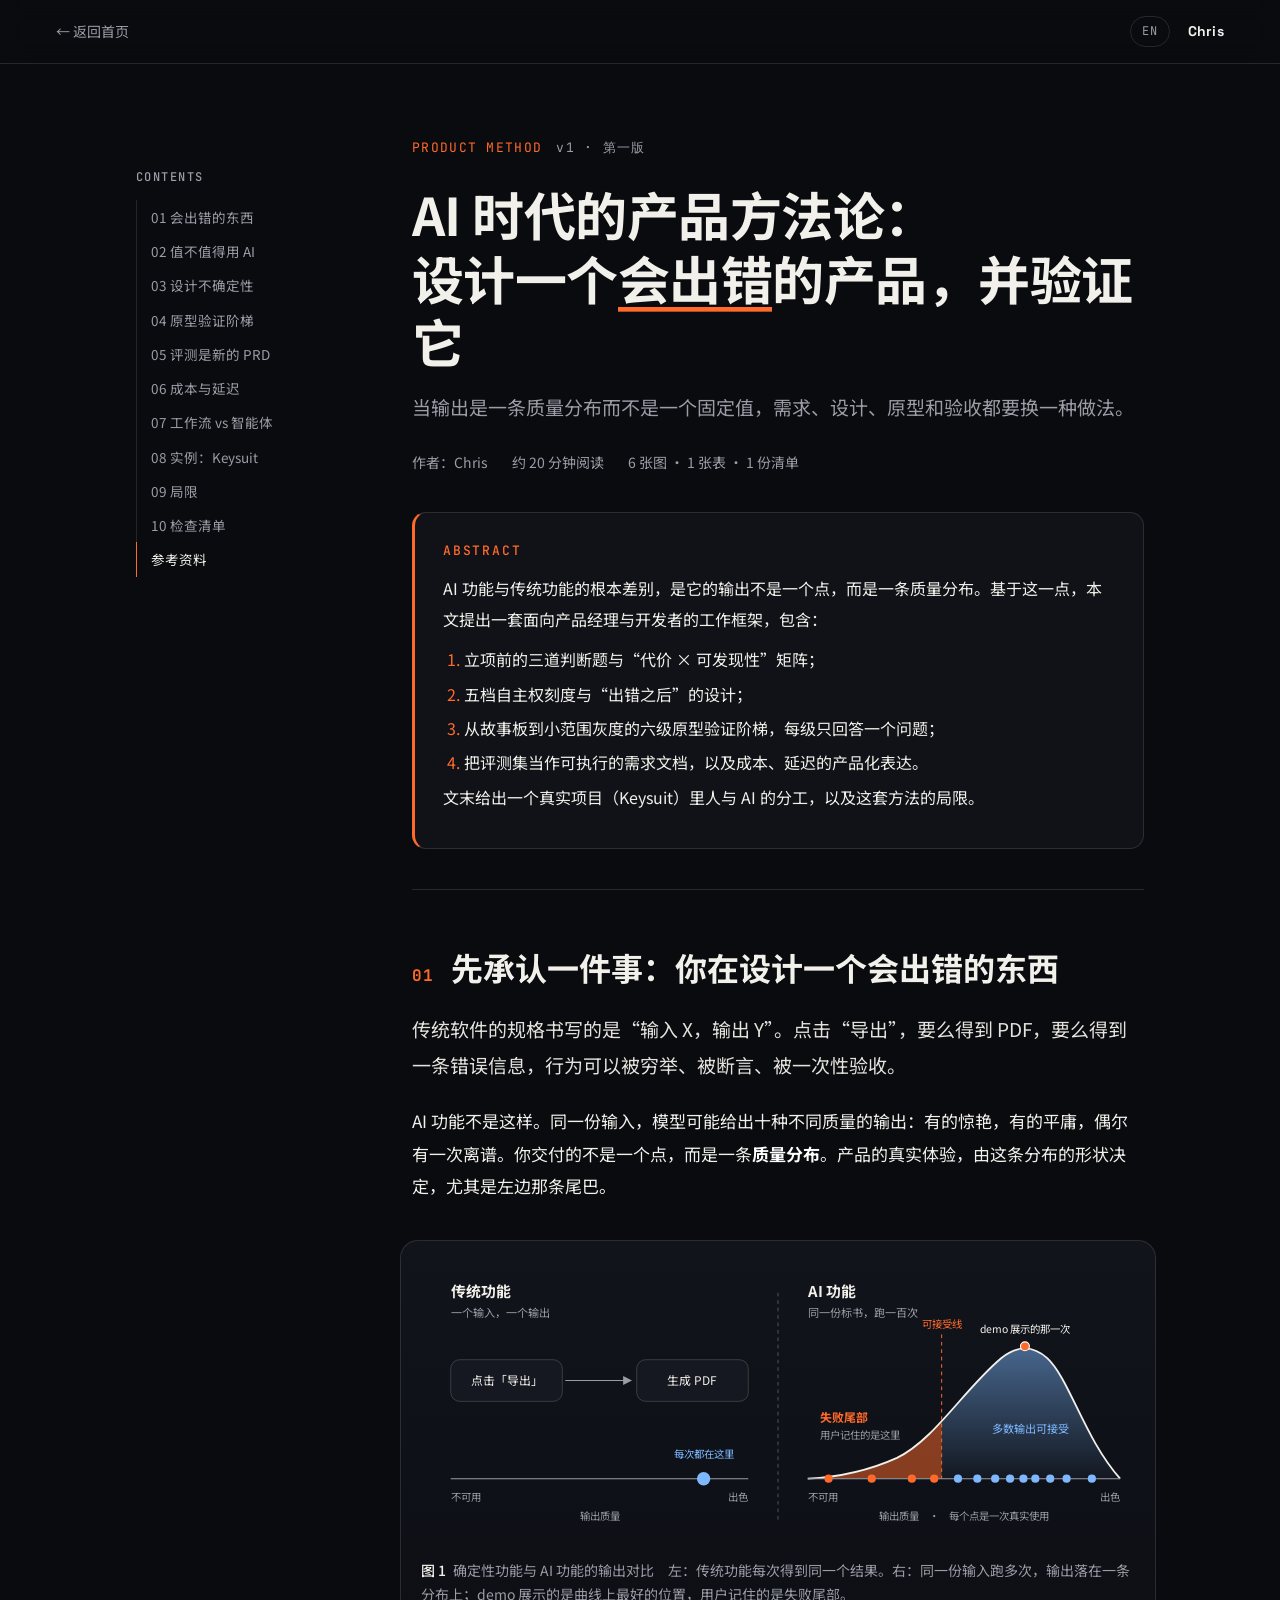
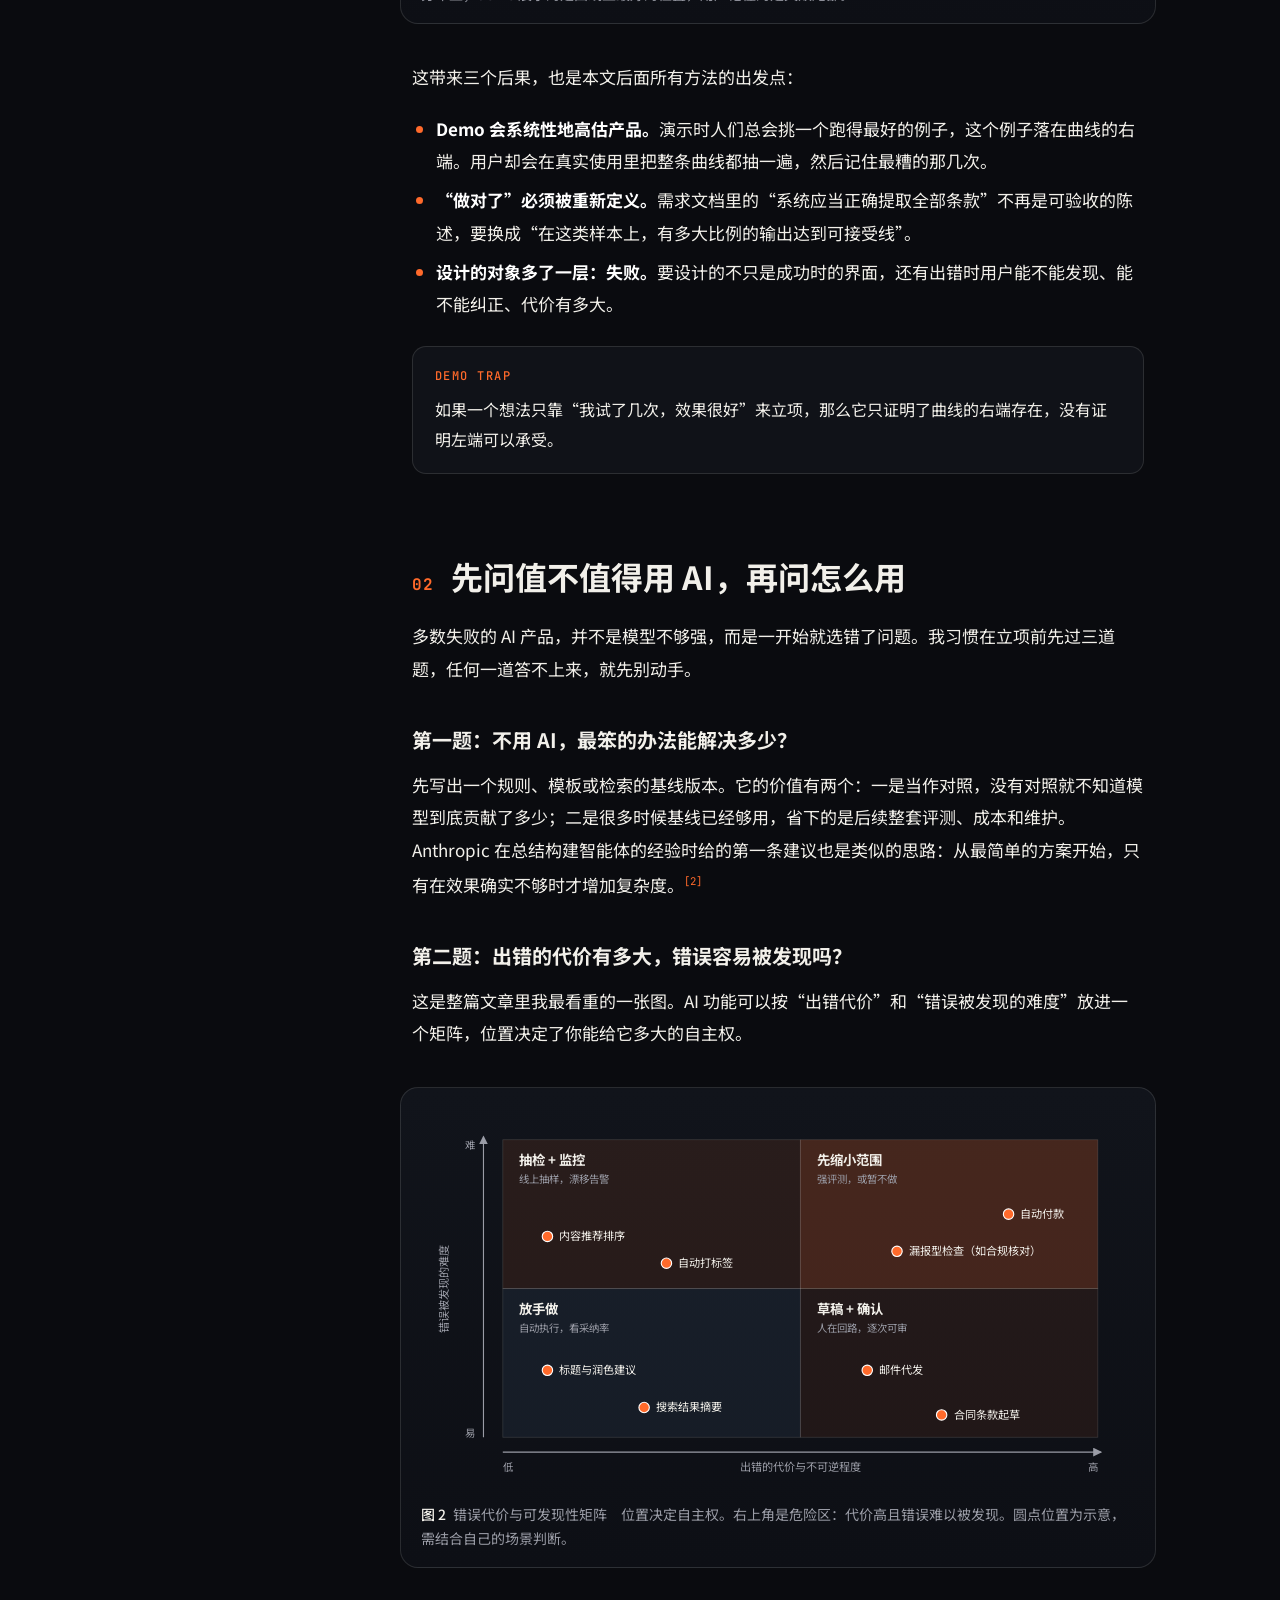
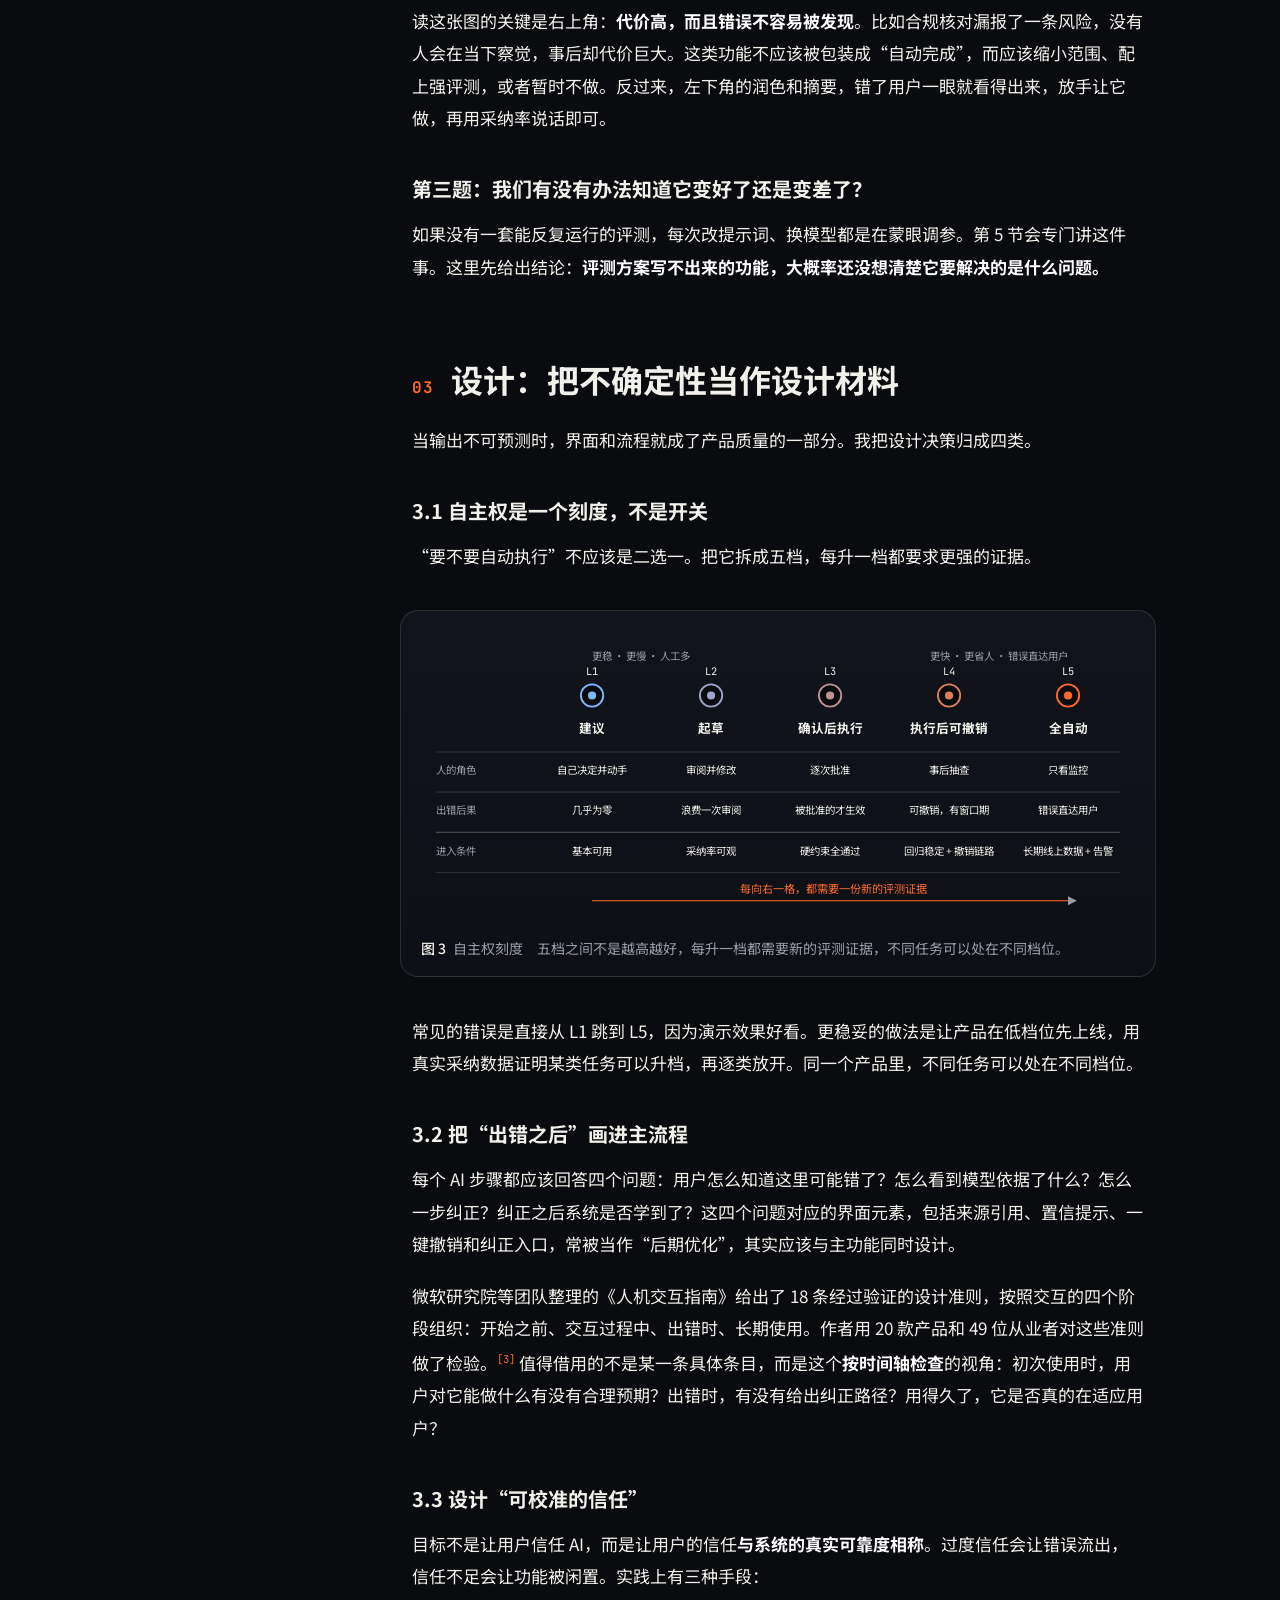
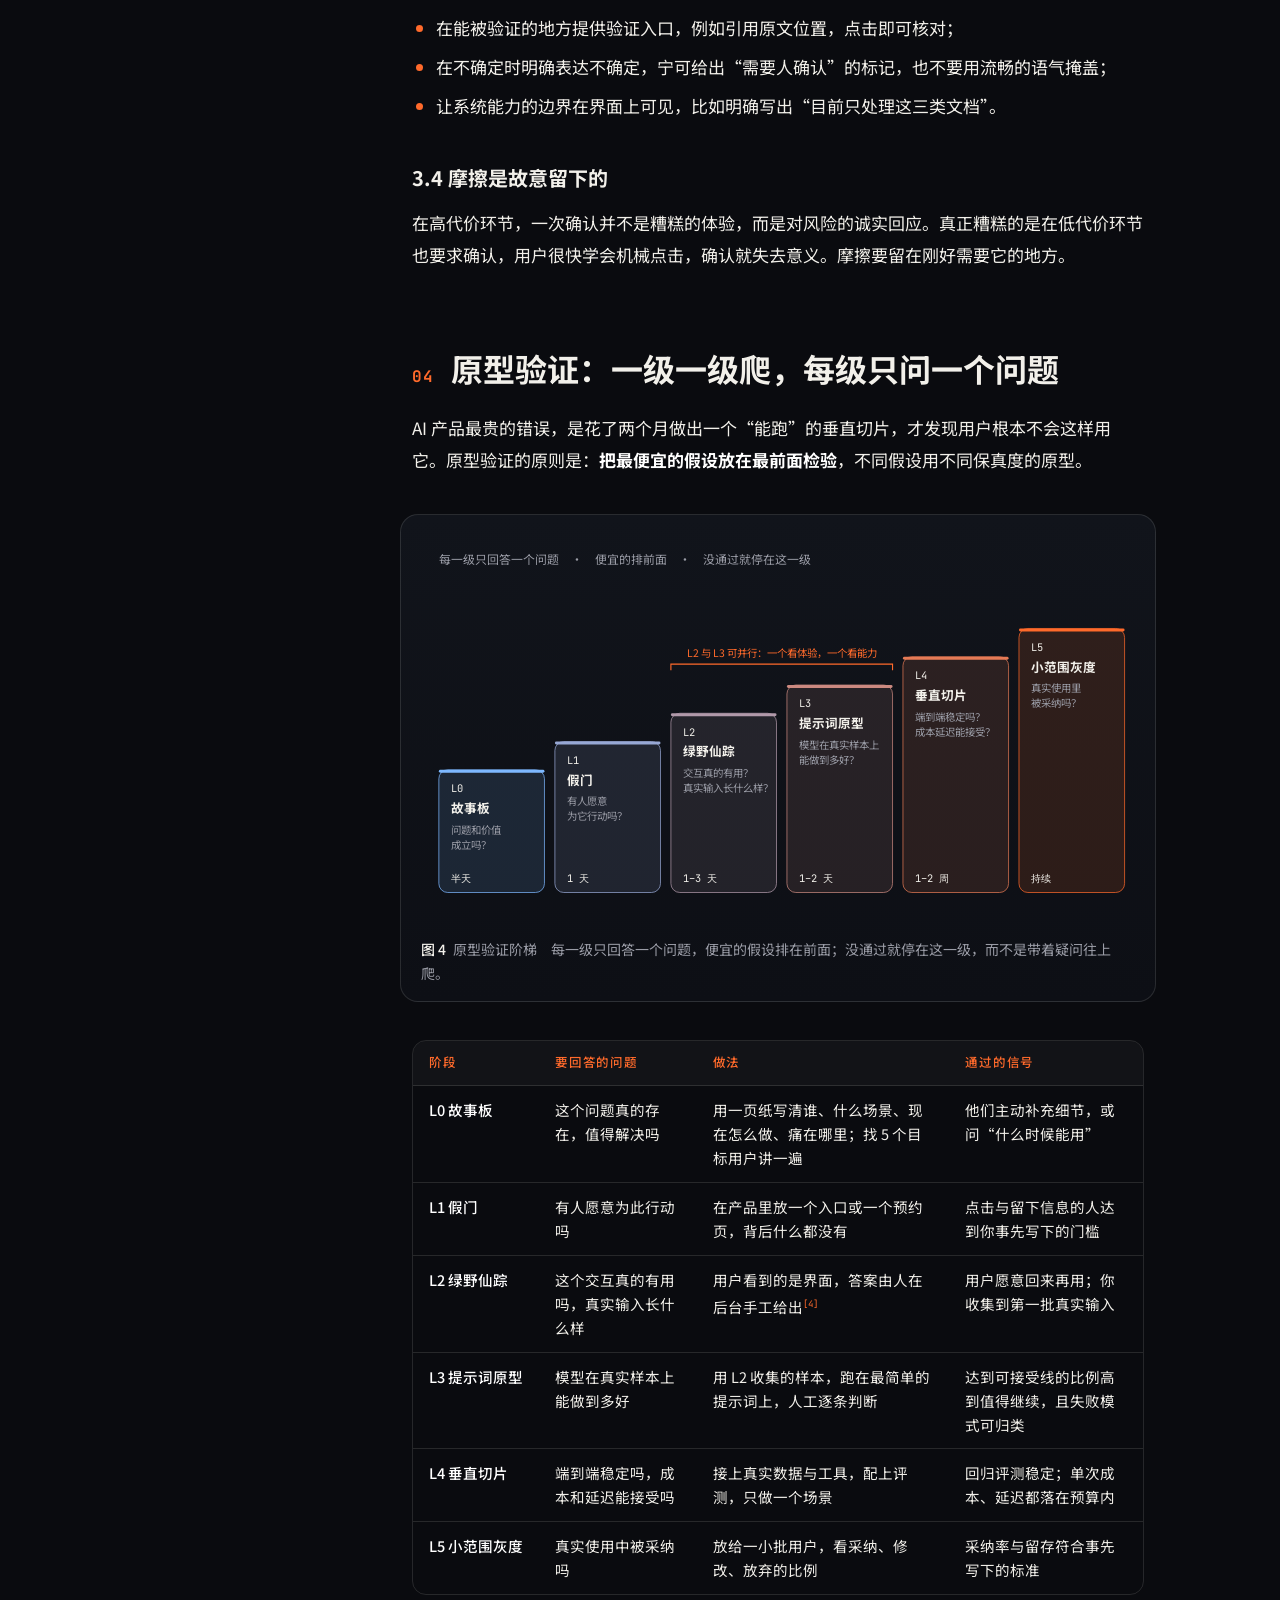
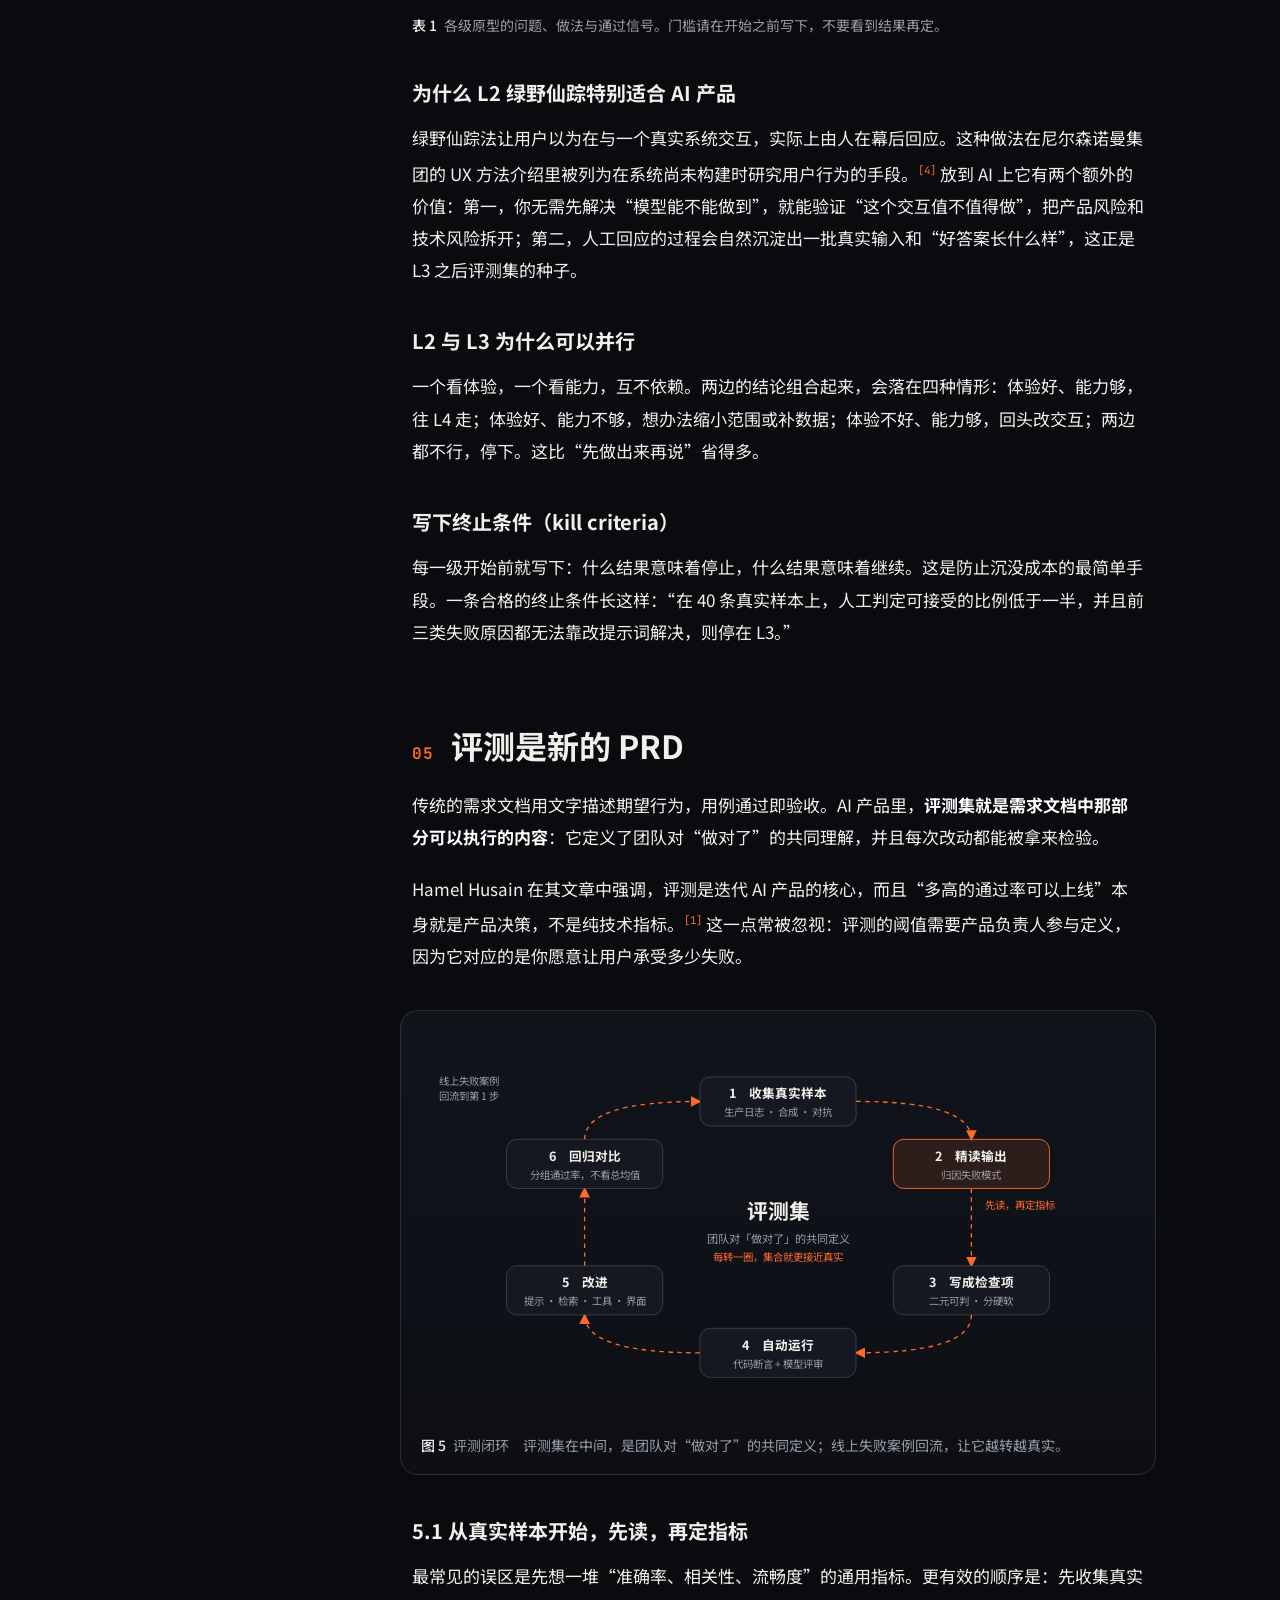
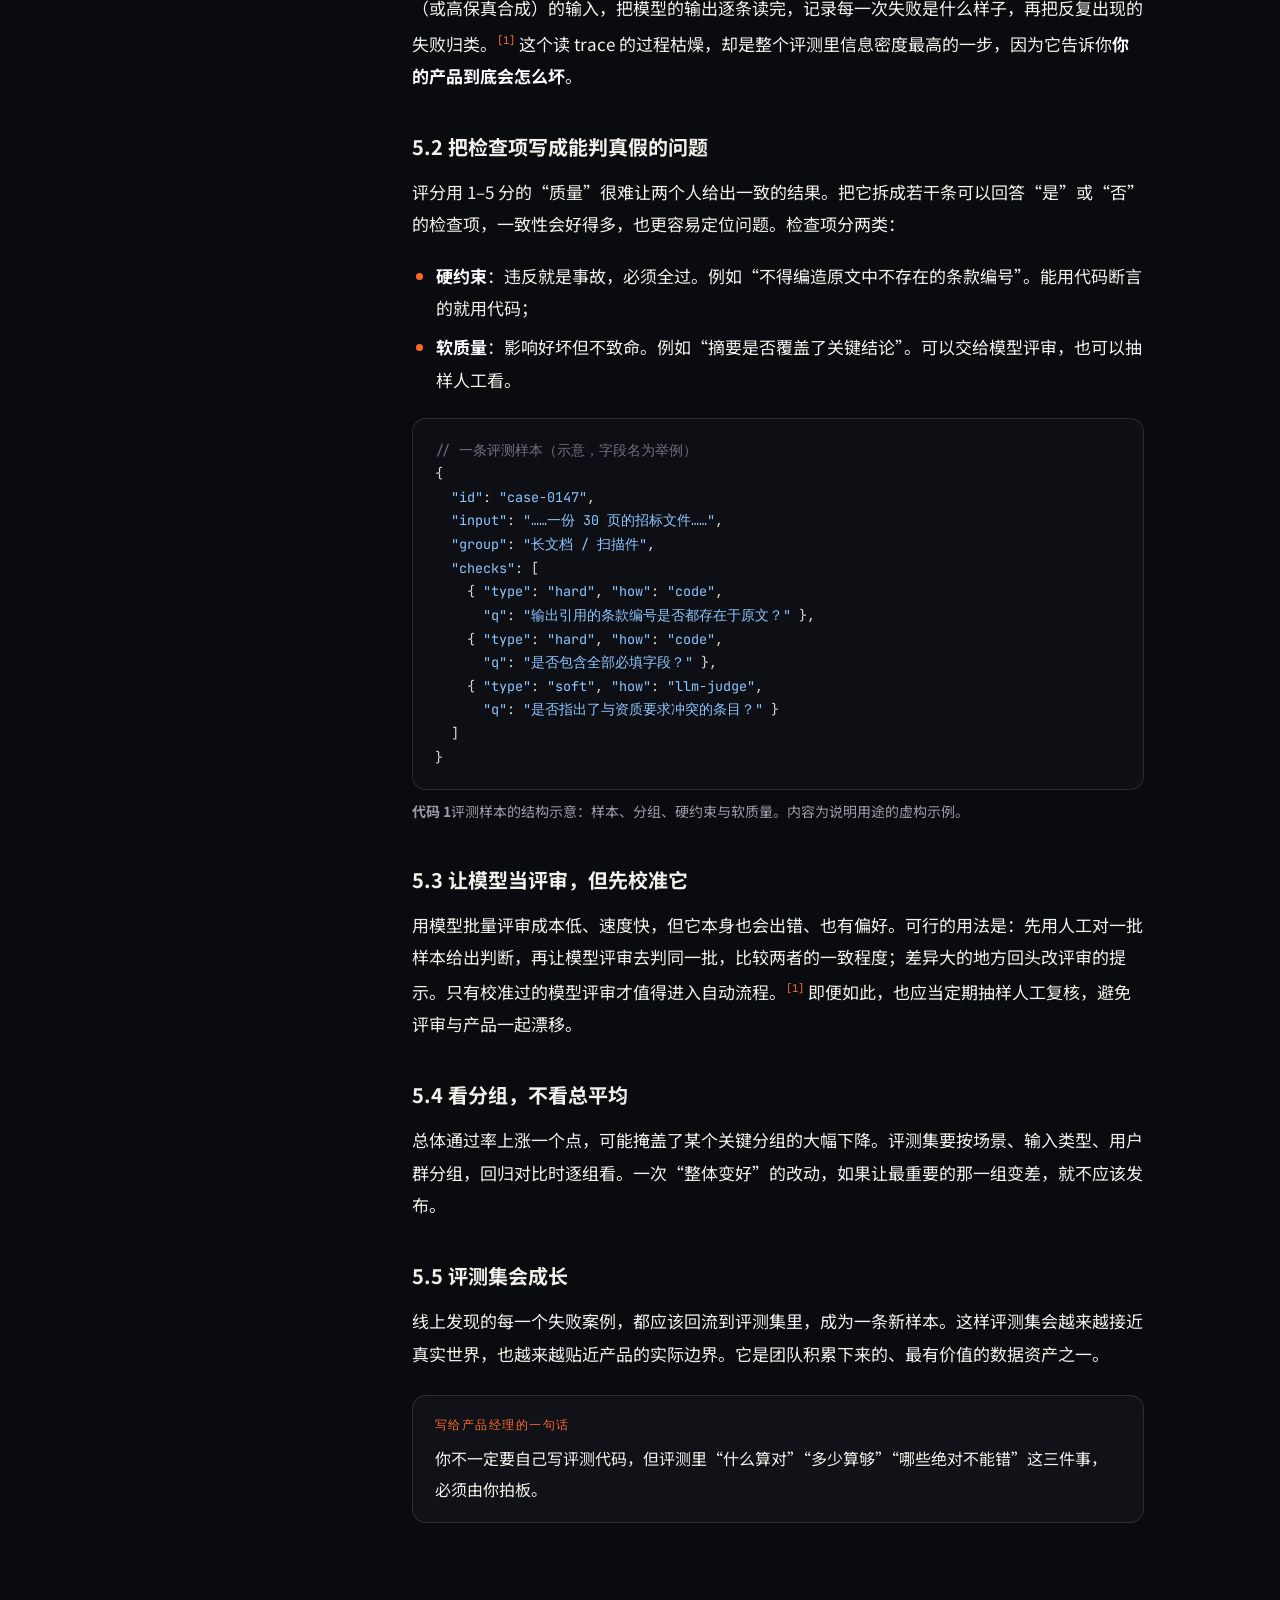
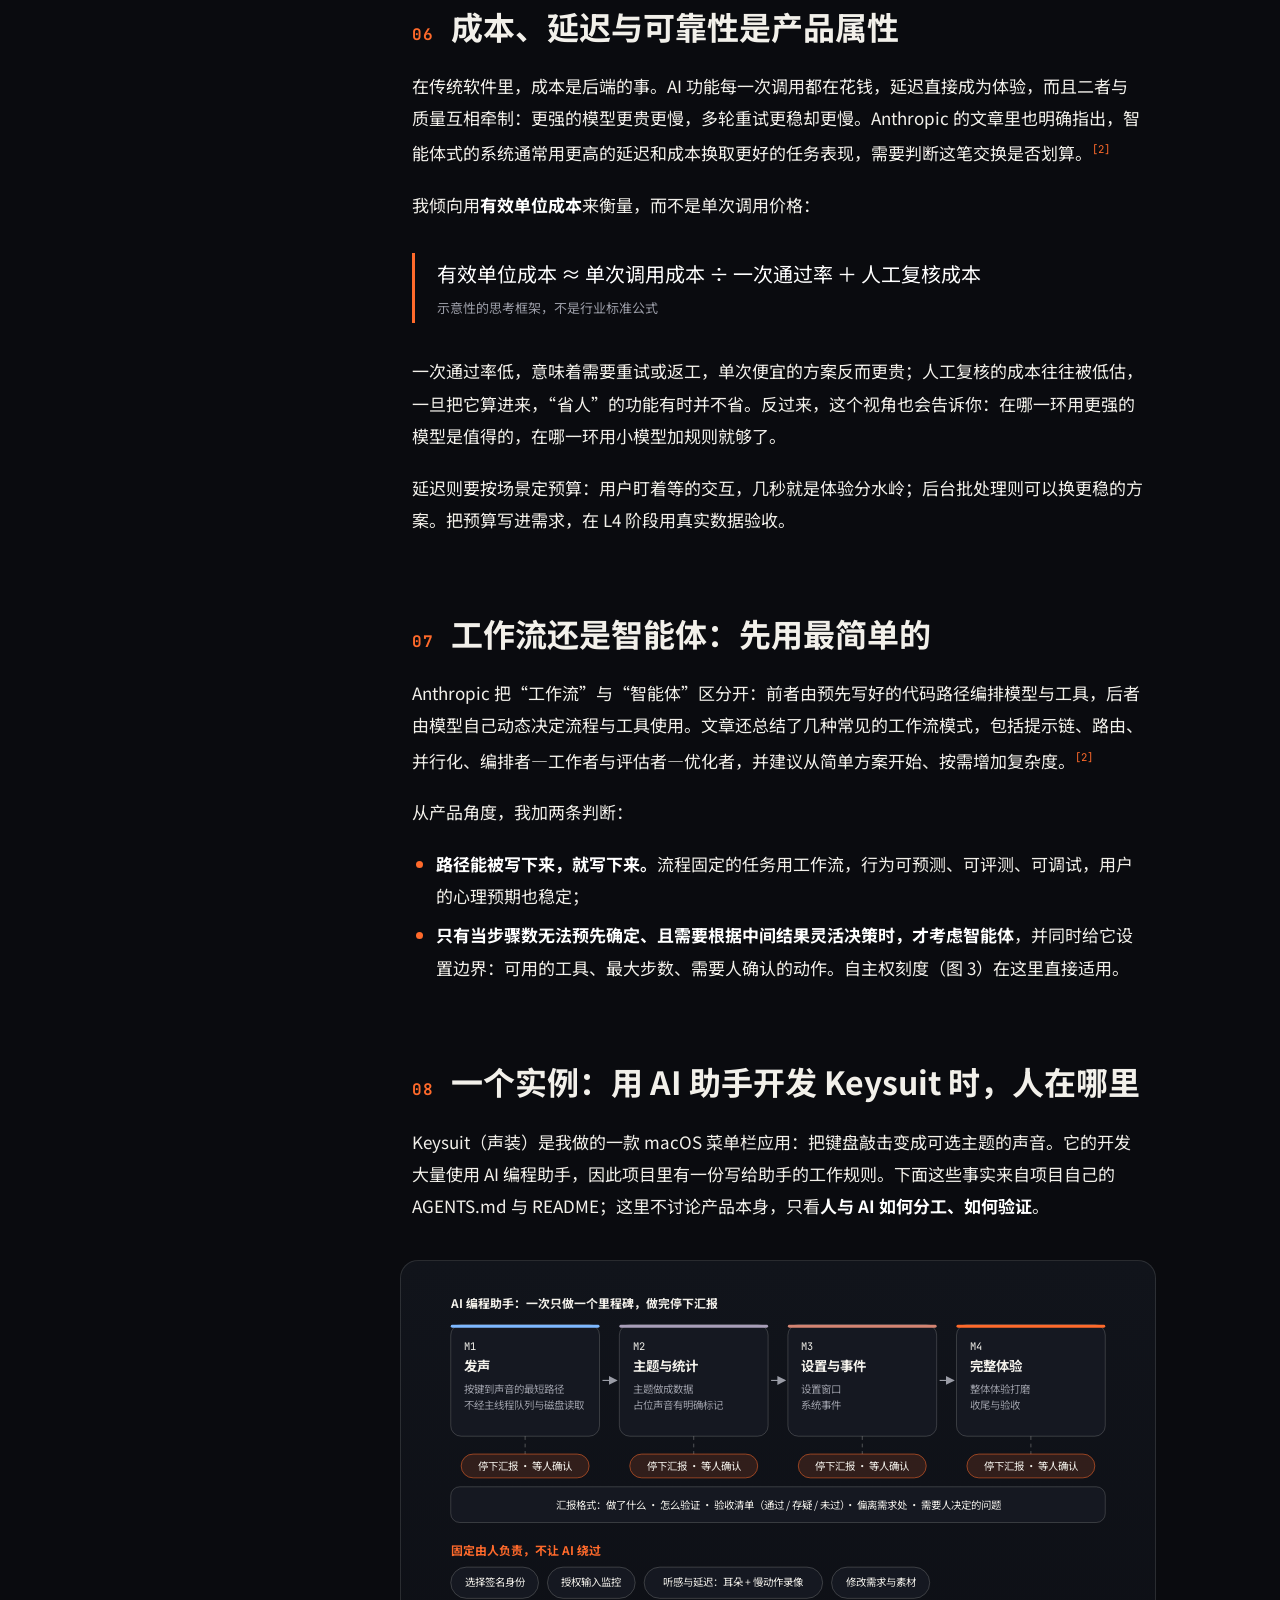
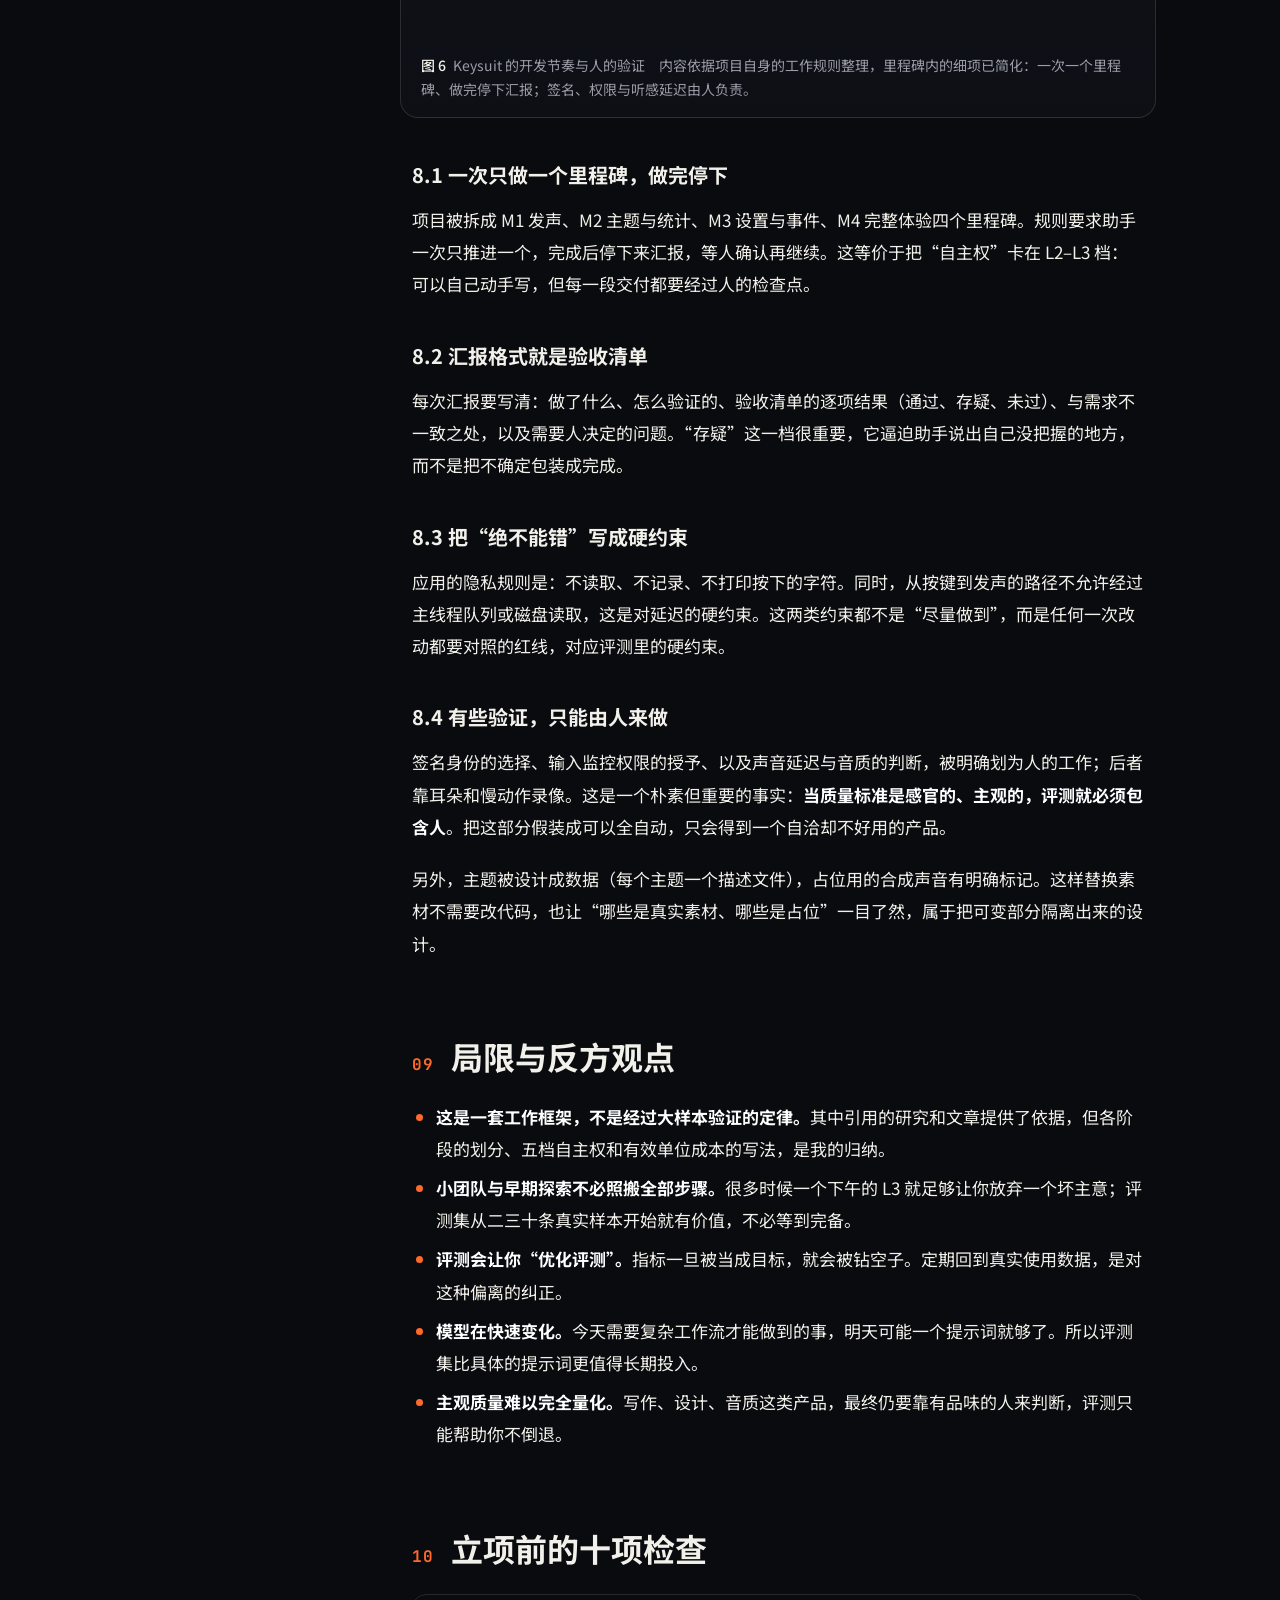
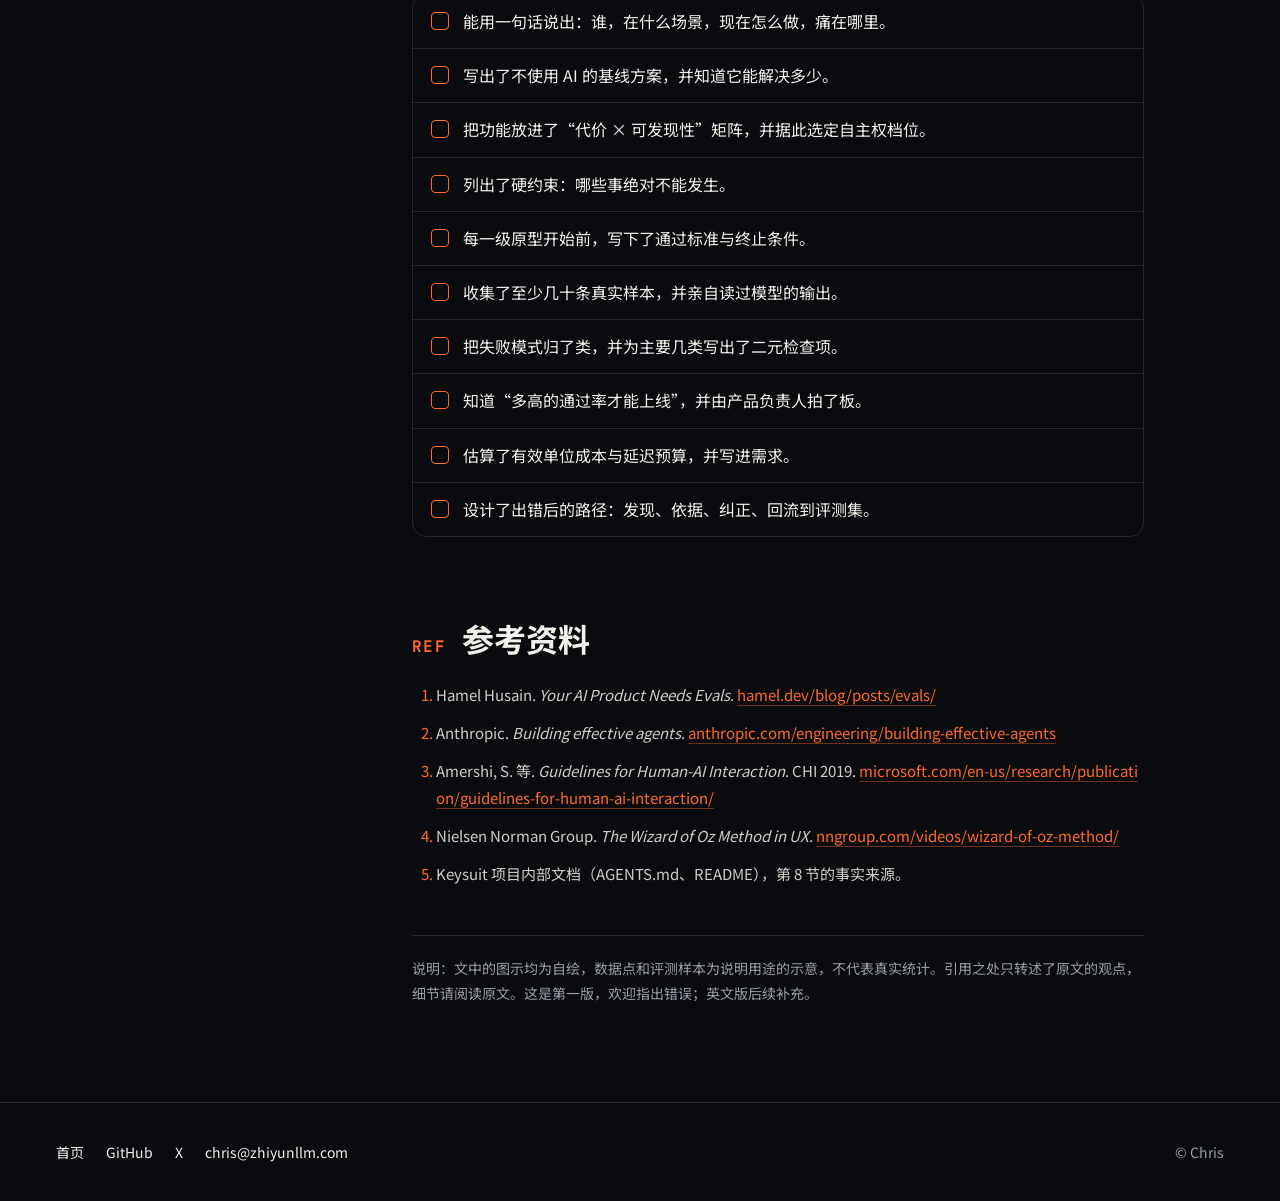
<file: articles/ai-product-method.html>
<!DOCTYPE html>
<html lang="zh-CN">
<head>
<meta charset="utf-8">
<meta name="viewport" content="width=device-width, initial-scale=1">
<title>AI 时代的产品方法论：设计一个会出错的产品，并验证它 · Chris</title>
<meta name="description" content="AI 功能的输出是一条质量分布而非固定值。本文讲如何判断该不该用 AI、如何设计自主权与出错路径、如何用一级一级的原型和评测集来验证。">
<meta property="og:title" content="AI 时代的产品方法论">
<meta property="og:description" content="设计一个会出错的产品，并验证它。">
<link rel="icon" href="data:image/svg+xml,%3Csvg%20xmlns%3D%27http%3A//www.w3.org/2000/svg%27%20viewBox%3D%270%200%2026%2026%27%3E%3Crect%20width%3D%2726%27%20height%3D%2726%27%20rx%3D%276%27%20fill%3D%27%230A0B0F%27/%3E%3Ccircle%20cx%3D%2713%27%20cy%3D%2713%27%20r%3D%279%27%20fill%3D%27none%27%20stroke%3D%27%23F2F0EA%27%20stroke-opacity%3D%27.7%27/%3E%3Ccircle%20cx%3D%2713%27%20cy%3D%2713%27%20r%3D%273%27%20fill%3D%27%23FF6A2B%27/%3E%3C/svg%3E">
<link rel="preconnect" href="https://fonts.googleapis.com">
<link rel="preconnect" href="https://fonts.gstatic.com" crossorigin>
<link rel="stylesheet" href="https://fonts.googleapis.com/css2?family=Space+Grotesk:wght@400;500;700&amp;family=Noto+Sans+SC:wght@400;500;700&amp;family=JetBrains+Mono:wght@400;500&amp;display=swap">
<link rel="alternate" hreflang="en" href="ai-product-method.en.html">
<link rel="stylesheet" href="../css/article.css">
<script>document.documentElement.classList.add('js')</script>
</head>
<body>
<div class="prog" aria-hidden="true"></div>
<div class="top">
  <a class="back" href="../index.html#articles">← 返回首页</a>
  <span class="rt"><a class="alt" href="ai-product-method.en.html" hreflang="en">EN</a><span class="name">Chris</span></span>
</div>
<div class="wrap">
<aside class="toc" aria-label="目录">
  <b>CONTENTS</b>
  <a href="#s1">01 会出错的东西</a>
  <a href="#s2">02 值不值得用 AI</a>
  <a href="#s3">03 设计不确定性</a>
  <a href="#s4">04 原型验证阶梯</a>
  <a href="#s5">05 评测是新的 PRD</a>
  <a href="#s6">06 成本与延迟</a>
  <a href="#s7">07 工作流 vs 智能体</a>
  <a href="#s8">08 实例：Keysuit</a>
  <a href="#s9">09 局限</a>
  <a href="#s10">10 检查清单</a>
  <a href="#refs">参考资料</a>
</aside>
<main>
<header class="hd">
  <div class="kick"><span>PRODUCT METHOD</span><span>v1 · 第一版</span></div>
  <h1>AI 时代的产品方法论：<br>设计一个<em>会出错</em>的产品，并验证它</h1>
  <p class="sub">当输出是一条质量分布而不是一个固定值，需求、设计、原型和验收都要换一种做法。</p>
  <div class="meta"><span>作者：Chris</span><span>约 20 分钟阅读</span><span>6 张图 · 1 张表 · 1 份清单</span></div>
  <div class="abs">
    <h2>ABSTRACT</h2>
    <p>AI 功能与传统功能的根本差别，是它的输出不是一个点，而是一条质量分布。基于这一点，本文提出一套面向产品经理与开发者的工作框架，包含：</p>
    <ol>
      <li>立项前的三道判断题与“代价 × 可发现性”矩阵；</li>
      <li>五档自主权刻度与“出错之后”的设计；</li>
      <li>从故事板到小范围灰度的六级原型验证阶梯，每级只回答一个问题；</li>
      <li>把评测集当作可执行的需求文档，以及成本、延迟的产品化表达。</li>
    </ol>
    <p>文末给出一个真实项目（Keysuit）里人与 AI 的分工，以及这套方法的局限。</p>
  </div>
</header>

<section class="s" id="s1">
<h2 class="sh"><i>01</i>先承认一件事：你在设计一个会出错的东西</h2>
<p class="lead">传统软件的规格书写的是“输入 X，输出 Y”。点击“导出”，要么得到 PDF，要么得到一条错误信息，行为可以被穷举、被断言、被一次性验收。</p>
<p>AI 功能不是这样。同一份输入，模型可能给出十种不同质量的输出：有的惊艳，有的平庸，偶尔有一次离谱。你交付的不是一个点，而是一条<strong>质量分布</strong>。产品的真实体验，由这条分布的形状决定，尤其是左边那条尾巴。</p>
<figure class="fg" id="fig1"><div class="figscroll"><svg viewBox="0 0 960 380" role="img" aria-labelledby="f1t f1d" class="svgfig"><title id="f1t">图 1：确定性功能与 AI 功能的输出对比</title><desc id="f1d">左侧：传统功能一个输入只对应一个固定输出。右侧：AI 功能一个输入对应一条质量分布曲线，可接受线左侧的区域是失败，demo 展示的是曲线上最好的位置。</desc><defs><clipPath id="f1-bad"><rect x="520" y="60" width="180" height="240"/></clipPath><clipPath id="f1-ok"><rect x="700" y="60" width="240" height="240"/></clipPath><linearGradient id="f1-g" x1="0" y1="0" x2="0" y2="1"><stop offset="0" stop-color="#7DB8FF" stop-opacity=".5"/><stop offset="1" stop-color="#7DB8FF" stop-opacity=".04"/></linearGradient><marker id="f1-a" viewBox="0 0 10 10" refX="8.5" refY="5" markerWidth="8" markerHeight="8" orient="auto"><path d="M0 0L10 5L0 10z" fill="#9A9CA6"/></marker></defs><text x="40" y="46" class="t20 bold">传统功能</text><text x="40" y="72" class="t15 tm">一个输入，一个输出</text><rect x="40" y="130" width="150" height="56" rx="12" class="bx"/><text x="115" y="164" class="t16 mid">点击「导出」</text><line x1="194" y1="158" x2="282" y2="158" class="ln" marker-end="url(#f1-a)"/><rect x="290" y="130" width="150" height="56" rx="12" class="bx"/><text x="365" y="164" class="t16 mid">生成 PDF</text><line x1="40" y1="290" x2="440" y2="290" class="ln"/><circle cx="380" cy="290" r="9" class="dot-ok"/><text x="380" y="262" class="t14 tb mid">每次都在这里</text><text x="40" y="320" class="t14 tm">不可用</text><text x="440" y="320" class="t14 tm end">出色</text><text x="240" y="346" class="t14 tm mid">输出质量</text><line x1="480" y1="40" x2="480" y2="350" class="lnd"/><text x="520" y="46" class="t20 bold">AI 功能</text><text x="520" y="72" class="t15 tm">同一份标书，跑一百次</text><path d="M520,290 C560,288 600,280 640,262 C690,238 730,170 780,128 C800,112 822,110 842,128 C872,156 892,236 940,290 L940,290 L520,290 Z" fill="#FF6A2B" fill-opacity=".5" clip-path="url(#f1-bad)" class="fadein"/><path d="M520,290 C560,288 600,280 640,262 C690,238 730,170 780,128 C800,112 822,110 842,128 C872,156 892,236 940,290 L940,290 L520,290 Z" fill="url(#f1-g)" clip-path="url(#f1-ok)" class="fadein"/><path d="M520,290 C560,288 600,280 640,262 C690,238 730,170 780,128 C800,112 822,110 842,128 C872,156 892,236 940,290" class="draw curve" pathLength="1"/><line x1="700" y1="96" x2="700" y2="290" class="lnd acc"/><text x="700" y="88" class="t14 ta mid">可接受线</text><text x="536" y="214" class="t16 ta bold">失败尾部</text><text x="536" y="236" class="t14 tm">用户记住的是这里</text><text x="820" y="228" class="t15 tb mid">多数输出可接受</text><circle cx="812" cy="112" r="6" class="demo"/><text x="812" y="94" class="t14 mid">demo 展示的那一次</text><line x1="520" y1="290" x2="940" y2="290" class="ln"/><circle cx="548" cy="290" r="5.5" class="pop dot-bad" style="--i:0"/><circle cx="606" cy="290" r="5.5" class="pop dot-bad" style="--i:1"/><circle cx="660" cy="290" r="5.5" class="pop dot-bad" style="--i:2"/><circle cx="690" cy="290" r="5.5" class="pop dot-bad" style="--i:3"/><circle cx="722" cy="290" r="5.5" class="pop dot-ok" style="--i:4"/><circle cx="748" cy="290" r="5.5" class="pop dot-ok" style="--i:5"/><circle cx="772" cy="290" r="5.5" class="pop dot-ok" style="--i:6"/><circle cx="792" cy="290" r="5.5" class="pop dot-ok" style="--i:7"/><circle cx="810" cy="290" r="5.5" class="pop dot-ok" style="--i:8"/><circle cx="826" cy="290" r="5.5" class="pop dot-ok" style="--i:9"/><circle cx="846" cy="290" r="5.5" class="pop dot-ok" style="--i:10"/><circle cx="868" cy="290" r="5.5" class="pop dot-ok" style="--i:11"/><circle cx="902" cy="290" r="5.5" class="pop dot-ok" style="--i:12"/><text x="520" y="320" class="t14 tm">不可用</text><text x="940" y="320" class="t14 tm end">出色</text><text x="730" y="346" class="t14 tm mid">输出质量　·　每个点是一次真实使用</text></svg></div><figcaption><b>图 1</b>确定性功能与 AI 功能的输出对比　左：传统功能每次得到同一个结果。右：同一份输入跑多次，输出落在一条分布上；demo 展示的是曲线上最好的位置，用户记住的是失败尾部。</figcaption></figure>
<p>这带来三个后果，也是本文后面所有方法的出发点：</p>
<ul>
<li><strong>Demo 会系统性地高估产品。</strong>演示时人们总会挑一个跑得最好的例子，这个例子落在曲线的右端。用户却会在真实使用里把整条曲线都抽一遍，然后记住最糟的那几次。</li>
<li><strong>“做对了”必须被重新定义。</strong>需求文档里的“系统应当正确提取全部条款”不再是可验收的陈述，要换成“在这类样本上，有多大比例的输出达到可接受线”。</li>
<li><strong>设计的对象多了一层：失败。</strong>要设计的不只是成功时的界面，还有出错时用户能不能发现、能不能纠正、代价有多大。</li>
</ul>
<div class="call"><b class="t">DEMO TRAP</b><p>如果一个想法只靠“我试了几次，效果很好”来立项，那么它只证明了曲线的右端存在，没有证明左端可以承受。</p></div>
</section>

<section class="s" id="s2">
<h2 class="sh"><i>02</i>先问值不值得用 AI，再问怎么用</h2>
<p>多数失败的 AI 产品，并不是模型不够强，而是一开始就选错了问题。我习惯在立项前先过三道题，任何一道答不上来，就先别动手。</p>
<h3>第一题：不用 AI，最笨的办法能解决多少？</h3>
<p>先写出一个规则、模板或检索的基线版本。它的价值有两个：一是当作对照，没有对照就不知道模型到底贡献了多少；二是很多时候基线已经够用，省下的是后续整套评测、成本和维护。Anthropic 在总结构建智能体的经验时给的第一条建议也是类似的思路：从最简单的方案开始，只有在效果确实不够时才增加复杂度。<sup class="ref"><a href="#r2">[2]</a></sup></p>
<h3>第二题：出错的代价有多大，错误容易被发现吗？</h3>
<p>这是整篇文章里我最看重的一张图。AI 功能可以按“出错代价”和“错误被发现的难度”放进一个矩阵，位置决定了你能给它多大的自主权。</p>
<figure class="fg" id="fig2"><div class="figscroll"><svg viewBox="0 0 960 510" role="img" aria-labelledby="f2t f2d" class="svgfig"><title id="f2t">图 2：错误代价与可发现性矩阵</title><desc id="f2d">横轴是出错的代价与不可逆程度，纵轴是错误被发现的难度。四个象限分别对应抽检加监控、先缩小范围、放手做、草稿加确认。</desc><defs><marker id="f2-a" viewBox="0 0 10 10" refX="8.5" refY="5" markerWidth="8" markerHeight="8" orient="auto"><path d="M0 0L10 5L0 10z" fill="#9A9CA6"/></marker></defs><rect x="110" y="40" width="400.0" height="200.0" fill="#FF6A2B" fill-opacity="0.1" class="qb"/><text x="132" y="74" class="t18 bold">抽检 + 监控</text><text x="132" y="98" class="t14 tm">线上抽样，漂移告警</text><rect x="510.0" y="40" width="400.0" height="200.0" fill="#FF6A2B" fill-opacity="0.22" class="qb"/><text x="532.0" y="74" class="t18 bold">先缩小范围</text><text x="532.0" y="98" class="t14 tm">强评测，或暂不做</text><rect x="110" y="240.0" width="400.0" height="200.0" fill="#7DB8FF" fill-opacity="0.07" class="qb"/><text x="132" y="274.0" class="t18 bold">放手做</text><text x="132" y="298.0" class="t14 tm">自动执行，看采纳率</text><rect x="510.0" y="240.0" width="400.0" height="200.0" fill="#FF6A2B" fill-opacity="0.08" class="qb"/><text x="532.0" y="274.0" class="t18 bold">草稿 + 确认</text><text x="532.0" y="298.0" class="t14 tm">人在回路，逐次可审</text><circle cx="170" cy="170" r="7" class="pop demo" style="--i:0"/><text x="186" y="175" class="t15 pop" style="--i:0">内容推荐排序</text><circle cx="330" cy="206" r="7" class="pop demo" style="--i:1"/><text x="346" y="211" class="t15 pop" style="--i:1">自动打标签</text><circle cx="640" cy="190" r="7" class="pop demo" style="--i:2"/><text x="656" y="195" class="t15 pop" style="--i:2">漏报型检查（如合规核对）</text><circle cx="790" cy="140" r="7" class="pop demo" style="--i:3"/><text x="806" y="145" class="t15 pop" style="--i:3">自动付款</text><circle cx="170" cy="350" r="7" class="pop demo" style="--i:4"/><text x="186" y="355" class="t15 pop" style="--i:4">标题与润色建议</text><circle cx="300" cy="400" r="7" class="pop demo" style="--i:5"/><text x="316" y="405" class="t15 pop" style="--i:5">搜索结果摘要</text><circle cx="600" cy="350" r="7" class="pop demo" style="--i:6"/><text x="616" y="355" class="t15 pop" style="--i:6">邮件代发</text><circle cx="700" cy="410" r="7" class="pop demo" style="--i:7"/><text x="716" y="415" class="t15 pop" style="--i:7">合同条款起草</text><line x1="84" y1="440" x2="84" y2="36" class="ln" marker-end="url(#f2-a)"/><text x="72" y="52" class="t14 tm end">难</text><text x="72" y="440" class="t14 tm end">易</text><text transform="translate(36,240.0) rotate(-90)" class="t15 tm mid">错误被发现的难度</text><line x1="110" y1="460" x2="914" y2="460" class="ln" marker-end="url(#f2-a)"/><text x="110" y="486" class="t14 tm">低</text><text x="910" y="486" class="t14 tm end">高</text><text x="510.0" y="486" class="t15 tm mid">出错的代价与不可逆程度</text></svg></div><figcaption><b>图 2</b>错误代价与可发现性矩阵　位置决定自主权。右上角是危险区：代价高且错误难以被发现。圆点位置为示意，需结合自己的场景判断。</figcaption></figure>
<p>读这张图的关键是右上角：<strong>代价高，而且错误不容易被发现</strong>。比如合规核对漏报了一条风险，没有人会在当下察觉，事后却代价巨大。这类功能不应该被包装成“自动完成”，而应该缩小范围、配上强评测，或者暂时不做。反过来，左下角的润色和摘要，错了用户一眼就看得出来，放手让它做，再用采纳率说话即可。</p>
<h3>第三题：我们有没有办法知道它变好了还是变差了？</h3>
<p>如果没有一套能反复运行的评测，每次改提示词、换模型都是在蒙眼调参。第 5 节会专门讲这件事。这里先给出结论：<strong>评测方案写不出来的功能，大概率还没想清楚它要解决的是什么问题。</strong></p>
</section>

<section class="s" id="s3">
<h2 class="sh"><i>03</i>设计：把不确定性当作设计材料</h2>
<p>当输出不可预测时，界面和流程就成了产品质量的一部分。我把设计决策归成四类。</p>
<h3>3.1 自主权是一个刻度，不是开关</h3>
<p>“要不要自动执行”不应该是二选一。把它拆成五档，每升一档都要求更强的证据。</p>
<figure class="fg" id="fig3"><div class="figscroll"><svg viewBox="0 0 960 390" role="img" aria-labelledby="f3t f3d" class="svgfig"><title id="f3t">图 3：自主权刻度</title><desc id="f3d">从建议、起草、确认后执行、执行后可撤销到全自动共五档，每一档对应人的角色、出错后果和进入条件。</desc><defs><linearGradient id="f3-g" x1="0" y1="0" x2="1" y2="0"><stop offset="0" stop-color="#7DB8FF"/><stop offset="1" stop-color="#FF6A2B"/></linearGradient><marker id="f3-a" viewBox="0 0 10 10" refX="8.5" refY="5" markerWidth="8" markerHeight="8" orient="auto"><path d="M0 0L10 5L0 10z" fill="#9A9CA6"/></marker></defs><text x="230" y="36" class="t14 tm">更稳 · 更慢 · 人工多</text><text x="870" y="36" class="t14 tm end">更快 · 更省人 · 错误直达用户</text><line x1="230" y1="84" x2="870" y2="84" stroke="url(#f3-g)" stroke-width="3" stroke-linecap="round"/><g class="pop" style="--i:0"><circle cx="230" cy="84" r="15" fill="#0A0B0F" stroke="rgb(125,184,255)" stroke-width="2.5"/><circle cx="230" cy="84" r="5.5" fill="rgb(125,184,255)"/></g><text x="230" y="56" class="t14 mono mid" fill="rgb(125,184,255)">L1</text><text x="230" y="134" class="t17 bold mid">建议</text><g class="pop" style="--i:1"><circle cx="390" cy="84" r="15" fill="#0A0B0F" stroke="rgb(158,164,202)" stroke-width="2.5"/><circle cx="390" cy="84" r="5.5" fill="rgb(158,164,202)"/></g><text x="390" y="56" class="t14 mono mid" fill="rgb(158,164,202)">L2</text><text x="390" y="134" class="t17 bold mid">起草</text><g class="pop" style="--i:2"><circle cx="550" cy="84" r="15" fill="#0A0B0F" stroke="rgb(190,145,149)" stroke-width="2.5"/><circle cx="550" cy="84" r="5.5" fill="rgb(190,145,149)"/></g><text x="550" y="56" class="t14 mono mid" fill="rgb(190,145,149)">L3</text><text x="550" y="134" class="t17 bold mid">确认后执行</text><g class="pop" style="--i:3"><circle cx="710" cy="84" r="15" fill="#0A0B0F" stroke="rgb(222,126,96)" stroke-width="2.5"/><circle cx="710" cy="84" r="5.5" fill="rgb(222,126,96)"/></g><text x="710" y="56" class="t14 mono mid" fill="rgb(222,126,96)">L4</text><text x="710" y="134" class="t17 bold mid">执行后可撤销</text><g class="pop" style="--i:4"><circle cx="870" cy="84" r="15" fill="#0A0B0F" stroke="rgb(255,106,43)" stroke-width="2.5"/><circle cx="870" cy="84" r="5.5" fill="rgb(255,106,43)"/></g><text x="870" y="56" class="t14 mono mid" fill="rgb(255,106,43)">L5</text><text x="870" y="134" class="t17 bold mid">全自动</text><line x1="20" y1="160" x2="940" y2="160" class="ln faint"/><text x="20" y="190" class="t14 tm">人的角色</text><text x="230" y="190" class="t14 mid">自己决定并动手</text><text x="390" y="190" class="t14 mid">审阅并修改</text><text x="550" y="190" class="t14 mid">逐次批准</text><text x="710" y="190" class="t14 mid">事后抽查</text><text x="870" y="190" class="t14 mid">只看监控</text><line x1="20" y1="214" x2="940" y2="214" class="ln faint"/><text x="20" y="244" class="t14 tm">出错后果</text><text x="230" y="244" class="t14 mid">几乎为零</text><text x="390" y="244" class="t14 mid">浪费一次审阅</text><text x="550" y="244" class="t14 mid">被批准的才生效</text><text x="710" y="244" class="t14 mid">可撤销，有窗口期</text><text x="870" y="244" class="t14 mid">错误直达用户</text><line x1="20" y1="268" x2="940" y2="268" class="ln faint"/><text x="20" y="298" class="t14 tm">进入条件</text><text x="230" y="298" class="t14 mid">基本可用</text><text x="390" y="298" class="t14 mid">采纳率可观</text><text x="550" y="298" class="t14 mid">硬约束全通过</text><text x="710" y="298" class="t14 mid">回归稳定 + 撤销链路</text><text x="870" y="298" class="t14 mid">长期线上数据 + 告警</text><line x1="20" y1="268" x2="940" y2="268" class="ln faint"/><line x1="20" y1="322" x2="940" y2="322" class="ln faint"/><line x1="230" y1="360" x2="880" y2="360" class="ln acc" marker-end="url(#f3-a)"/><text x="555" y="350" class="t15 ta mid">每向右一格，都需要一份新的评测证据</text></svg></div><figcaption><b>图 3</b>自主权刻度　五档之间不是越高越好，每升一档都需要新的评测证据，不同任务可以处在不同档位。</figcaption></figure>
<p>常见的错误是直接从 L1 跳到 L5，因为演示效果好看。更稳妥的做法是让产品在低档位先上线，用真实采纳数据证明某类任务可以升档，再逐类放开。同一个产品里，不同任务可以处在不同档位。</p>
<h3>3.2 把“出错之后”画进主流程</h3>
<p>每个 AI 步骤都应该回答四个问题：用户怎么知道这里可能错了？怎么看到模型依据了什么？怎么一步纠正？纠正之后系统是否学到了？这四个问题对应的界面元素，包括来源引用、置信提示、一键撤销和纠正入口，常被当作“后期优化”，其实应该与主功能同时设计。</p>
<p>微软研究院等团队整理的《人机交互指南》给出了 18 条经过验证的设计准则，按照交互的四个阶段组织：开始之前、交互过程中、出错时、长期使用。作者用 20 款产品和 49 位从业者对这些准则做了检验。<sup class="ref"><a href="#r3">[3]</a></sup> 值得借用的不是某一条具体条目，而是这个<strong>按时间轴检查</strong>的视角：初次使用时，用户对它能做什么有没有合理预期？出错时，有没有给出纠正路径？用得久了，它是否真的在适应用户？</p>
<h3>3.3 设计“可校准的信任”</h3>
<p>目标不是让用户信任 AI，而是让用户的信任<strong>与系统的真实可靠度相称</strong>。过度信任会让错误流出，信任不足会让功能被闲置。实践上有三种手段：</p>
<ul>
<li>在能被验证的地方提供验证入口，例如引用原文位置，点击即可核对；</li>
<li>在不确定时明确表达不确定，宁可给出“需要人确认”的标记，也不要用流畅的语气掩盖；</li>
<li>让系统能力的边界在界面上可见，比如明确写出“目前只处理这三类文档”。</li>
</ul>
<h3>3.4 摩擦是故意留下的</h3>
<p>在高代价环节，一次确认并不是糟糕的体验，而是对风险的诚实回应。真正糟糕的是在低代价环节也要求确认，用户很快学会机械点击，确认就失去意义。摩擦要留在刚好需要它的地方。</p>
</section>

<section class="s" id="s4">
<h2 class="sh"><i>04</i>原型验证：一级一级爬，每级只问一个问题</h2>
<p>AI 产品最贵的错误，是花了两个月做出一个“能跑”的垂直切片，才发现用户根本不会这样用它。原型验证的原则是：<strong>把最便宜的假设放在最前面检验</strong>，不同假设用不同保真度的原型。</p>
<figure class="fg" id="fig4"><div class="figscroll"><svg viewBox="0 0 960 520" role="img" aria-labelledby="f4t f4d" class="svgfig"><title id="f4t">图 4：原型验证阶梯</title><desc id="f4d">从故事板、假门、绿野仙踪、提示词原型、垂直切片到小范围灰度共六级，每一级只回答一个问题，成本和证据强度逐级上升。</desc><text x="24" y="36" class="t16 tm">每一级只回答一个问题　·　便宜的排前面　·　没通过就停在这一级</text><g class="rise" style="--i:0"><rect x="24" y="313" width="142" height="165" rx="12" fill="rgb(125,184,255)" fill-opacity=".13" stroke="rgb(125,184,255)" stroke-opacity=".75" stroke-width="1.3"/><rect x="24" y="313" width="142" height="4" rx="2" fill="rgb(125,184,255)"/><text x="40" y="343" class="t14 mono" fill="rgb(125,184,255)">L0</text><text x="40" y="371" class="t17 bold">故事板</text><text x="40" y="399" class="t14 tm">问题和价值</text><text x="40" y="419" class="t14 tm">成立吗？</text><text x="40" y="464" class="t14 mono" fill="rgb(125,184,255)">半天</text></g><g class="rise" style="--i:1"><rect x="180" y="275" width="142" height="203" rx="12" fill="rgb(151,168,213)" fill-opacity=".13" stroke="rgb(151,168,213)" stroke-opacity=".75" stroke-width="1.3"/><rect x="180" y="275" width="142" height="4" rx="2" fill="rgb(151,168,213)"/><text x="196" y="305" class="t14 mono" fill="rgb(151,168,213)">L1</text><text x="196" y="333" class="t17 bold">假门</text><text x="196" y="361" class="t14 tm">有人愿意</text><text x="196" y="381" class="t14 tm">为它行动吗？</text><text x="196" y="464" class="t14 mono" fill="rgb(151,168,213)">1 天</text></g><g class="rise" style="--i:2"><rect x="336" y="237" width="142" height="241" rx="12" fill="rgb(177,153,170)" fill-opacity=".13" stroke="rgb(177,153,170)" stroke-opacity=".75" stroke-width="1.3"/><rect x="336" y="237" width="142" height="4" rx="2" fill="rgb(177,153,170)"/><text x="352" y="267" class="t14 mono" fill="rgb(177,153,170)">L2</text><text x="352" y="295" class="t17 bold">绿野仙踪</text><text x="352" y="323" class="t14 tm">交互真的有用？</text><text x="352" y="343" class="t14 tm">真实输入长什么样？</text><text x="352" y="464" class="t14 mono" fill="rgb(177,153,170)">1–3 天</text></g><g class="rise" style="--i:3"><rect x="492" y="199" width="142" height="279" rx="12" fill="rgb(203,137,128)" fill-opacity=".13" stroke="rgb(203,137,128)" stroke-opacity=".75" stroke-width="1.3"/><rect x="492" y="199" width="142" height="4" rx="2" fill="rgb(203,137,128)"/><text x="508" y="229" class="t14 mono" fill="rgb(203,137,128)">L3</text><text x="508" y="257" class="t17 bold">提示词原型</text><text x="508" y="285" class="t14 tm">模型在真实样本上</text><text x="508" y="305" class="t14 tm">能做到多好？</text><text x="508" y="464" class="t14 mono" fill="rgb(203,137,128)">1–2 天</text></g><g class="rise" style="--i:4"><rect x="648" y="161" width="142" height="317" rx="12" fill="rgb(229,122,85)" fill-opacity=".13" stroke="rgb(229,122,85)" stroke-opacity=".75" stroke-width="1.3"/><rect x="648" y="161" width="142" height="4" rx="2" fill="rgb(229,122,85)"/><text x="664" y="191" class="t14 mono" fill="rgb(229,122,85)">L4</text><text x="664" y="219" class="t17 bold">垂直切片</text><text x="664" y="247" class="t14 tm">端到端稳定吗？</text><text x="664" y="267" class="t14 tm">成本延迟能接受？</text><text x="664" y="464" class="t14 mono" fill="rgb(229,122,85)">1–2 周</text></g><g class="rise" style="--i:5"><rect x="804" y="123" width="142" height="355" rx="12" fill="rgb(255,106,43)" fill-opacity=".13" stroke="rgb(255,106,43)" stroke-opacity=".75" stroke-width="1.3"/><rect x="804" y="123" width="142" height="4" rx="2" fill="rgb(255,106,43)"/><text x="820" y="153" class="t14 mono" fill="rgb(255,106,43)">L5</text><text x="820" y="181" class="t17 bold">小范围灰度</text><text x="820" y="209" class="t14 tm">真实使用里</text><text x="820" y="229" class="t14 tm">被采纳吗？</text><text x="820" y="464" class="t14 mono" fill="rgb(255,106,43)">持续</text></g><path d="M336 179 V171 H634 V179" class="ln acc"/><text x="485.0" y="161" class="t14 ta mid">L2 与 L3 可并行：一个看体验，一个看能力</text></svg></div><figcaption><b>图 4</b>原型验证阶梯　每一级只回答一个问题，便宜的假设排在前面；没通过就停在这一级，而不是带着疑问往上爬。</figcaption></figure>
<div class="tw"><table>
<thead><tr><th>阶段</th><th>要回答的问题</th><th>做法</th><th>通过的信号</th></tr></thead>
<tbody>
<tr><td>L0 故事板</td><td>这个问题真的存在，值得解决吗</td><td>用一页纸写清谁、什么场景、现在怎么做、痛在哪里；找 5 个目标用户讲一遍</td><td>他们主动补充细节，或问“什么时候能用”</td></tr>
<tr><td>L1 假门</td><td>有人愿意为此行动吗</td><td>在产品里放一个入口或一个预约页，背后什么都没有</td><td>点击与留下信息的人达到你事先写下的门槛</td></tr>
<tr><td>L2 绿野仙踪</td><td>这个交互真的有用吗，真实输入长什么样</td><td>用户看到的是界面，答案由人在后台手工给出<sup class="ref"><a href="#r4">[4]</a></sup></td><td>用户愿意回来再用；你收集到第一批真实输入</td></tr>
<tr><td>L3 提示词原型</td><td>模型在真实样本上能做到多好</td><td>用 L2 收集的样本，跑在最简单的提示词上，人工逐条判断</td><td>达到可接受线的比例高到值得继续，且失败模式可归类</td></tr>
<tr><td>L4 垂直切片</td><td>端到端稳定吗，成本和延迟能接受吗</td><td>接上真实数据与工具，配上评测，只做一个场景</td><td>回归评测稳定；单次成本、延迟都落在预算内</td></tr>
<tr><td>L5 小范围灰度</td><td>真实使用中被采纳吗</td><td>放给一小批用户，看采纳、修改、放弃的比例</td><td>采纳率与留存符合事先写下的标准</td></tr>
</tbody></table></div>
<p class="tcap"><b>表 1</b>各级原型的问题、做法与通过信号。门槛请在开始之前写下，不要看到结果再定。</p>
<h3>为什么 L2 绿野仙踪特别适合 AI 产品</h3>
<p>绿野仙踪法让用户以为在与一个真实系统交互，实际上由人在幕后回应。这种做法在尼尔森诺曼集团的 UX 方法介绍里被列为在系统尚未构建时研究用户行为的手段。<sup class="ref"><a href="#r4">[4]</a></sup> 放到 AI 上它有两个额外的价值：第一，你无需先解决“模型能不能做到”，就能验证“这个交互值不值得做”，把产品风险和技术风险拆开；第二，人工回应的过程会自然沉淀出一批真实输入和“好答案长什么样”，这正是 L3 之后评测集的种子。</p>
<h3>L2 与 L3 为什么可以并行</h3>
<p>一个看体验，一个看能力，互不依赖。两边的结论组合起来，会落在四种情形：体验好、能力够，往 L4 走；体验好、能力不够，想办法缩小范围或补数据；体验不好、能力够，回头改交互；两边都不行，停下。这比“先做出来再说”省得多。</p>
<h3>写下终止条件（kill criteria）</h3>
<p>每一级开始前就写下：什么结果意味着停止，什么结果意味着继续。这是防止沉没成本的最简单手段。一条合格的终止条件长这样：“在 40 条真实样本上，人工判定可接受的比例低于一半，并且前三类失败原因都无法靠改提示词解决，则停在 L3。”</p>
</section>

<section class="s" id="s5">
<h2 class="sh"><i>05</i>评测是新的 PRD</h2>
<p>传统的需求文档用文字描述期望行为，用例通过即验收。AI 产品里，<strong>评测集就是需求文档中那部分可以执行的内容</strong>：它定义了团队对“做对了”的共同理解，并且每次改动都能被拿来检验。</p>
<p>Hamel Husain 在其文章中强调，评测是迭代 AI 产品的核心，而且“多高的通过率可以上线”本身就是产品决策，不是纯技术指标。<sup class="ref"><a href="#r1">[1]</a></sup> 这一点常被忽视：评测的阈值需要产品负责人参与定义，因为它对应的是你愿意让用户承受多少失败。</p>
<figure class="fg" id="fig5"><div class="figscroll"><svg viewBox="0 0 960 520" role="img" aria-labelledby="f5t f5d" class="svgfig"><title id="f5t">图 5：评测闭环</title><desc id="f5d">六个环节首尾相连：收集真实样本、精读输出、写成检查项、自动运行、改进、回归对比，线上失败案例回流到样本集。</desc><defs><marker id="f5-a" viewBox="0 0 10 10" refX="8.5" refY="5" markerWidth="8" markerHeight="8" orient="auto"><path d="M0 0L10 5L0 10z" fill="#FF6A2B"/></marker></defs><path d="M585,92 Q740,92 740,143" class="flow" marker-end="url(#f5-a)"/><path d="M740,209 L740,313" class="flow" marker-end="url(#f5-a)"/><path d="M740,379 Q740,430 585,430" class="flow" marker-end="url(#f5-a)"/><path d="M375,430 Q220,430 220,379" class="flow" marker-end="url(#f5-a)"/><path d="M220,313 L220,209" class="flow" marker-end="url(#f5-a)"/><path d="M220,143 Q220,92 375,92" class="flow" marker-end="url(#f5-a)"/><g class="pop" style="--i:0"><rect x="375.0" y="59.0" width="210" height="66" rx="14" class="bx"/><text x="480" y="88" class="t17 bold mid">1　收集真实样本</text><text x="480" y="112" class="t14 tm mid">生产日志 · 合成 · 对抗</text></g><g class="pop" style="--i:1"><rect x="635.0" y="143.0" width="210" height="66" rx="14" class="bx hot"/><text x="740" y="172" class="t17 bold mid">2　精读输出</text><text x="740" y="196" class="t14 tm mid">归因失败模式</text></g><g class="pop" style="--i:2"><rect x="635.0" y="313.0" width="210" height="66" rx="14" class="bx"/><text x="740" y="342" class="t17 bold mid">3　写成检查项</text><text x="740" y="366" class="t14 tm mid">二元可判 · 分硬软</text></g><g class="pop" style="--i:3"><rect x="375.0" y="397.0" width="210" height="66" rx="14" class="bx"/><text x="480" y="426" class="t17 bold mid">4　自动运行</text><text x="480" y="450" class="t14 tm mid">代码断言 + 模型评审</text></g><g class="pop" style="--i:4"><rect x="115.0" y="313.0" width="210" height="66" rx="14" class="bx"/><text x="220" y="342" class="t17 bold mid">5　改进</text><text x="220" y="366" class="t14 tm mid">提示 · 检索 · 工具 · 界面</text></g><g class="pop" style="--i:5"><rect x="115.0" y="143.0" width="210" height="66" rx="14" class="bx"/><text x="220" y="172" class="t17 bold mid">6　回归对比</text><text x="220" y="196" class="t14 tm mid">分组通过率，不看总均值</text></g><text x="480" y="250" class="t28 bold mid">评测集</text><text x="480" y="282" class="t15 tm mid">团队对「做对了」的共同定义</text><text x="480" y="306" class="t14 ta mid">每转一圈，集合就更接近真实</text><text x="24" y="70" class="t14 tm">线上失败案例</text><text x="24" y="90" class="t14 tm">回流到第 1 步</text><text x="758" y="236" class="t14 ta">先读，再定指标</text></svg></div><figcaption><b>图 5</b>评测闭环　评测集在中间，是团队对“做对了”的共同定义；线上失败案例回流，让它越转越真实。</figcaption></figure>
<h3>5.1 从真实样本开始，先读，再定指标</h3>
<p>最常见的误区是先想一堆“准确率、相关性、流畅度”的通用指标。更有效的顺序是：先收集真实（或高保真合成）的输入，把模型的输出逐条读完，记录每一次失败是什么样子，再把反复出现的失败归类。<sup class="ref"><a href="#r1">[1]</a></sup> 这个读 trace 的过程枯燥，却是整个评测里信息密度最高的一步，因为它告诉你<strong>你的产品到底会怎么坏</strong>。</p>
<h3>5.2 把检查项写成能判真假的问题</h3>
<p>评分用 1–5 分的“质量”很难让两个人给出一致的结果。把它拆成若干条可以回答“是”或“否”的检查项，一致性会好得多，也更容易定位问题。检查项分两类：</p>
<ul>
<li><strong>硬约束</strong>：违反就是事故，必须全过。例如“不得编造原文中不存在的条款编号”。能用代码断言的就用代码；</li>
<li><strong>软质量</strong>：影响好坏但不致命。例如“摘要是否覆盖了关键结论”。可以交给模型评审，也可以抽样人工看。</li>
</ul>
<pre><code><span class="c">// 一条评测样本（示意，字段名为举例）</span>
{
  <span class="s">"id"</span>: <span class="s">"case-0147"</span>,
  <span class="s">"input"</span>: <span class="s">"……一份 30 页的招标文件……"</span>,
  <span class="s">"group"</span>: <span class="s">"长文档 / 扫描件"</span>,
  <span class="s">"checks"</span>: [
    { <span class="s">"type"</span>: <span class="s">"hard"</span>, <span class="s">"how"</span>: <span class="s">"code"</span>,
      <span class="s">"q"</span>: <span class="s">"输出引用的条款编号是否都存在于原文？"</span> },
    { <span class="s">"type"</span>: <span class="s">"hard"</span>, <span class="s">"how"</span>: <span class="s">"code"</span>,
      <span class="s">"q"</span>: <span class="s">"是否包含全部必填字段？"</span> },
    { <span class="s">"type"</span>: <span class="s">"soft"</span>, <span class="s">"how"</span>: <span class="s">"llm-judge"</span>,
      <span class="s">"q"</span>: <span class="s">"是否指出了与资质要求冲突的条目？"</span> }
  ]
}</code></pre>
<p class="pcap"><b>代码 1</b>评测样本的结构示意：样本、分组、硬约束与软质量。内容为说明用途的虚构示例。</p>
<h3>5.3 让模型当评审，但先校准它</h3>
<p>用模型批量评审成本低、速度快，但它本身也会出错、也有偏好。可行的用法是：先用人工对一批样本给出判断，再让模型评审去判同一批，比较两者的一致程度；差异大的地方回头改评审的提示。只有校准过的模型评审才值得进入自动流程。<sup class="ref"><a href="#r1">[1]</a></sup> 即便如此，也应当定期抽样人工复核，避免评审与产品一起漂移。</p>
<h3>5.4 看分组，不看总平均</h3>
<p>总体通过率上涨一个点，可能掩盖了某个关键分组的大幅下降。评测集要按场景、输入类型、用户群分组，回归对比时逐组看。一次“整体变好”的改动，如果让最重要的那一组变差，就不应该发布。</p>
<h3>5.5 评测集会成长</h3>
<p>线上发现的每一个失败案例，都应该回流到评测集里，成为一条新样本。这样评测集会越来越接近真实世界，也越来越贴近产品的实际边界。它是团队积累下来的、最有价值的数据资产之一。</p>
<div class="call"><b class="t">写给产品经理的一句话</b><p>你不一定要自己写评测代码，但评测里“什么算对”“多少算够”“哪些绝对不能错”这三件事，必须由你拍板。</p></div>
</section>

<section class="s" id="s6">
<h2 class="sh"><i>06</i>成本、延迟与可靠性是产品属性</h2>
<p>在传统软件里，成本是后端的事。AI 功能每一次调用都在花钱，延迟直接成为体验，而且二者与质量互相牵制：更强的模型更贵更慢，多轮重试更稳却更慢。Anthropic 的文章里也明确指出，智能体式的系统通常用更高的延迟和成本换取更好的任务表现，需要判断这笔交换是否划算。<sup class="ref"><a href="#r2">[2]</a></sup></p>
<p>我倾向用<strong>有效单位成本</strong>来衡量，而不是单次调用价格：</p>
<blockquote>有效单位成本 ≈ 单次调用成本 ÷ 一次通过率 ＋ 人工复核成本<small>示意性的思考框架，不是行业标准公式</small></blockquote>
<p>一次通过率低，意味着需要重试或返工，单次便宜的方案反而更贵；人工复核的成本往往被低估，一旦把它算进来，“省人”的功能有时并不省。反过来，这个视角也会告诉你：在哪一环用更强的模型是值得的，在哪一环用小模型加规则就够了。</p>
<p>延迟则要按场景定预算：用户盯着等的交互，几秒就是体验分水岭；后台批处理则可以换更稳的方案。把预算写进需求，在 L4 阶段用真实数据验收。</p>
</section>

<section class="s" id="s7">
<h2 class="sh"><i>07</i>工作流还是智能体：先用最简单的</h2>
<p>Anthropic 把“工作流”与“智能体”区分开：前者由预先写好的代码路径编排模型与工具，后者由模型自己动态决定流程与工具使用。文章还总结了几种常见的工作流模式，包括提示链、路由、并行化、编排者—工作者与评估者—优化者，并建议从简单方案开始、按需增加复杂度。<sup class="ref"><a href="#r2">[2]</a></sup></p>
<p>从产品角度，我加两条判断：</p>
<ul>
<li><strong>路径能被写下来，就写下来。</strong>流程固定的任务用工作流，行为可预测、可评测、可调试，用户的心理预期也稳定；</li>
<li><strong>只有当步骤数无法预先确定、且需要根据中间结果灵活决策时，才考虑智能体</strong>，并同时给它设置边界：可用的工具、最大步数、需要人确认的动作。自主权刻度（图 3）在这里直接适用。</li>
</ul>
</section>

<section class="s" id="s8">
<h2 class="sh"><i>08</i>一个实例：用 AI 助手开发 Keysuit 时，人在哪里</h2>
<p>Keysuit（声装）是我做的一款 macOS 菜单栏应用：把键盘敲击变成可选主题的声音。它的开发大量使用 AI 编程助手，因此项目里有一份写给助手的工作规则。下面这些事实来自项目自己的 AGENTS.md 与 README；这里不讨论产品本身，只看<strong>人与 AI 如何分工、如何验证</strong>。</p>
<figure class="fg" id="fig6"><div class="figscroll"><svg viewBox="0 0 960 480" role="img" aria-labelledby="f6t f6d" class="svgfig"><title id="f6t">图 6：Keysuit 的开发节奏与人的验证</title><desc id="f6d">四个里程碑依次推进，每个里程碑结束后停下汇报并等待人确认；有一类工作固定由人负责。</desc><defs><marker id="f6-a" viewBox="0 0 10 10" refX="8.5" refY="5" markerWidth="8" markerHeight="8" orient="auto"><path d="M0 0L10 5L0 10z" fill="#9A9CA6"/></marker></defs><text x="40" y="34" class="t16 bold">AI 编程助手：一次只做一个里程碑，做完停下汇报</text><g class="rise" style="--i:0"><rect x="40.0" y="56" width="200" height="150" rx="14" class="bx"/><rect x="40.0" y="56" width="200" height="4" rx="2" fill="rgb(125,184,255)"/><text x="58.0" y="90" class="t14 mono" fill="rgb(125,184,255)">M1</text><text x="58.0" y="118" class="t18 bold">发声</text><text x="58.0" y="148" class="t14 tm">按键到声音的最短路径</text><text x="58.0" y="170" class="t14 tm">不经主线程队列与磁盘读取</text></g><line x1="244.0" y1="131.0" x2="262.67" y2="131.0" class="ln" marker-end="url(#f6-a)"/><line x1="140.0" y1="206" x2="140.0" y2="230" class="lnd"/><rect x="54.0" y="230" width="172" height="32" rx="16" class="gate"/><text x="140.0" y="251" class="t14 mid">停下汇报 · 等人确认</text><g class="rise" style="--i:1"><rect x="266.7" y="56" width="200" height="150" rx="14" class="bx"/><rect x="266.7" y="56" width="200" height="4" rx="2" fill="rgb(168,158,184)"/><text x="284.7" y="90" class="t14 mono" fill="rgb(168,158,184)">M2</text><text x="284.7" y="118" class="t18 bold">主题与统计</text><text x="284.7" y="148" class="t14 tm">主题做成数据</text><text x="284.7" y="170" class="t14 tm">占位声音有明确标记</text></g><line x1="470.7" y1="131.0" x2="489.37" y2="131.0" class="ln" marker-end="url(#f6-a)"/><line x1="366.7" y1="206" x2="366.7" y2="230" class="lnd"/><rect x="280.7" y="230" width="172" height="32" rx="16" class="gate"/><text x="366.7" y="251" class="t14 mid">停下汇报 · 等人确认</text><g class="rise" style="--i:2"><rect x="493.3" y="56" width="200" height="150" rx="14" class="bx"/><rect x="493.3" y="56" width="200" height="4" rx="2" fill="rgb(212,132,114)"/><text x="511.3" y="90" class="t14 mono" fill="rgb(212,132,114)">M3</text><text x="511.3" y="118" class="t18 bold">设置与事件</text><text x="511.3" y="148" class="t14 tm">设置窗口</text><text x="511.3" y="170" class="t14 tm">系统事件</text></g><line x1="697.3" y1="131.0" x2="715.9699999999999" y2="131.0" class="ln" marker-end="url(#f6-a)"/><line x1="593.3" y1="206" x2="593.3" y2="230" class="lnd"/><rect x="507.29999999999995" y="230" width="172" height="32" rx="16" class="gate"/><text x="593.3" y="251" class="t14 mid">停下汇报 · 等人确认</text><g class="rise" style="--i:3"><rect x="720.0" y="56" width="200" height="150" rx="14" class="bx"/><rect x="720.0" y="56" width="200" height="4" rx="2" fill="rgb(255,106,43)"/><text x="738.0" y="90" class="t14 mono" fill="rgb(255,106,43)">M4</text><text x="738.0" y="118" class="t18 bold">完整体验</text><text x="738.0" y="148" class="t14 tm">整体体验打磨</text><text x="738.0" y="170" class="t14 tm">收尾与验收</text></g><line x1="820.0" y1="206" x2="820.0" y2="230" class="lnd"/><rect x="734.0" y="230" width="172" height="32" rx="16" class="gate"/><text x="820.0" y="251" class="t14 mid">停下汇报 · 等人确认</text><rect x="40" y="274" width="880" height="48" rx="12" class="bx"/><text x="480" y="304" class="t14 mid">汇报格式：做了什么 · 怎么验证 · 验收清单（通过 / 存疑 / 未过）· 偏离需求处 · 需要人决定的问题</text><text x="40" y="366" class="t16 bold ta">固定由人负责，不让 AI 绕过</text><rect x="40" y="382" width="118" height="42" rx="21" class="chip"/><text x="99.0" y="408" class="t14 mid">选择签名身份</text><rect x="170" y="382" width="118" height="42" rx="21" class="chip"/><text x="229.0" y="408" class="t14 mid">授权输入监控</text><rect x="300" y="382" width="240" height="42" rx="21" class="chip"/><text x="420.0" y="408" class="t14 mid">听感与延迟：耳朵 + 慢动作录像</text><rect x="552" y="382" width="132" height="42" rx="21" class="chip"/><text x="618.0" y="408" class="t14 mid">修改需求与素材</text></svg></div><figcaption><b>图 6</b>Keysuit 的开发节奏与人的验证　内容依据项目自身的工作规则整理，里程碑内的细项已简化：一次一个里程碑、做完停下汇报；签名、权限与听感延迟由人负责。</figcaption></figure>
<h3>8.1 一次只做一个里程碑，做完停下</h3>
<p>项目被拆成 M1 发声、M2 主题与统计、M3 设置与事件、M4 完整体验四个里程碑。规则要求助手一次只推进一个，完成后停下来汇报，等人确认再继续。这等价于把“自主权”卡在 L2–L3 档：可以自己动手写，但每一段交付都要经过人的检查点。</p>
<h3>8.2 汇报格式就是验收清单</h3>
<p>每次汇报要写清：做了什么、怎么验证的、验收清单的逐项结果（通过、存疑、未过）、与需求不一致之处，以及需要人决定的问题。“存疑”这一档很重要，它逼迫助手说出自己没把握的地方，而不是把不确定包装成完成。</p>
<h3>8.3 把“绝不能错”写成硬约束</h3>
<p>应用的隐私规则是：不读取、不记录、不打印按下的字符。同时，从按键到发声的路径不允许经过主线程队列或磁盘读取，这是对延迟的硬约束。这两类约束都不是“尽量做到”，而是任何一次改动都要对照的红线，对应评测里的硬约束。</p>
<h3>8.4 有些验证，只能由人来做</h3>
<p>签名身份的选择、输入监控权限的授予、以及声音延迟与音质的判断，被明确划为人的工作；后者靠耳朵和慢动作录像。这是一个朴素但重要的事实：<strong>当质量标准是感官的、主观的，评测就必须包含人</strong>。把这部分假装成可以全自动，只会得到一个自洽却不好用的产品。</p>
<p>另外，主题被设计成数据（每个主题一个描述文件），占位用的合成声音有明确标记。这样替换素材不需要改代码，也让“哪些是真实素材、哪些是占位”一目了然，属于把可变部分隔离出来的设计。</p>
</section>

<section class="s" id="s9">
<h2 class="sh"><i>09</i>局限与反方观点</h2>
<ul>
<li><strong>这是一套工作框架，不是经过大样本验证的定律。</strong>其中引用的研究和文章提供了依据，但各阶段的划分、五档自主权和有效单位成本的写法，是我的归纳。</li>
<li><strong>小团队与早期探索不必照搬全部步骤。</strong>很多时候一个下午的 L3 就足够让你放弃一个坏主意；评测集从二三十条真实样本开始就有价值，不必等到完备。</li>
<li><strong>评测会让你“优化评测”。</strong>指标一旦被当成目标，就会被钻空子。定期回到真实使用数据，是对这种偏离的纠正。</li>
<li><strong>模型在快速变化。</strong>今天需要复杂工作流才能做到的事，明天可能一个提示词就够了。所以评测集比具体的提示词更值得长期投入。</li>
<li><strong>主观质量难以完全量化。</strong>写作、设计、音质这类产品，最终仍要靠有品味的人来判断，评测只能帮助你不倒退。</li>
</ul>
</section>

<section class="s" id="s10">
<h2 class="sh"><i>10</i>立项前的十项检查</h2>
<ul class="chk">
<li>能用一句话说出：谁，在什么场景，现在怎么做，痛在哪里。</li>
<li>写出了不使用 AI 的基线方案，并知道它能解决多少。</li>
<li>把功能放进了“代价 × 可发现性”矩阵，并据此选定自主权档位。</li>
<li>列出了硬约束：哪些事绝对不能发生。</li>
<li>每一级原型开始前，写下了通过标准与终止条件。</li>
<li>收集了至少几十条真实样本，并亲自读过模型的输出。</li>
<li>把失败模式归了类，并为主要几类写出了二元检查项。</li>
<li>知道“多高的通过率才能上线”，并由产品负责人拍了板。</li>
<li>估算了有效单位成本与延迟预算，并写进需求。</li>
<li>设计了出错后的路径：发现、依据、纠正、回流到评测集。</li>
</ul>
</section>

<section class="s" id="refs">
<h2 class="sh"><i>REF</i>参考资料</h2>
<ol class="refs">
<li id="r1">Hamel Husain. <em>Your AI Product Needs Evals</em>. <a href="https://hamel.dev/blog/posts/evals/" target="_blank" rel="noopener">hamel.dev/blog/posts/evals/</a></li>
<li id="r2">Anthropic. <em>Building effective agents</em>. <a href="https://www.anthropic.com/engineering/building-effective-agents" target="_blank" rel="noopener">anthropic.com/engineering/building-effective-agents</a></li>
<li id="r3">Amershi, S. 等. <em>Guidelines for Human-AI Interaction</em>. CHI 2019. <a href="https://www.microsoft.com/en-us/research/publication/guidelines-for-human-ai-interaction/" target="_blank" rel="noopener">microsoft.com/en-us/research/publication/guidelines-for-human-ai-interaction/</a></li>
<li id="r4">Nielsen Norman Group. <em>The Wizard of Oz Method in UX</em>. <a href="https://www.nngroup.com/videos/wizard-of-oz-method/" target="_blank" rel="noopener">nngroup.com/videos/wizard-of-oz-method/</a></li>
<li id="r5">Keysuit 项目内部文档（AGENTS.md、README），第 8 节的事实来源。</li>
</ol>
<p class="note">说明：文中的图示均为自绘，数据点和评测样本为说明用途的示意，不代表真实统计。引用之处只转述了原文的观点，细节请阅读原文。这是第一版，欢迎指出错误；英文版后续补充。</p>
</section>

</main>
</div>
<footer class="ft">
  <nav><a href="../index.html">首页</a><a href="https://github.com/sunShineLoveMe" target="_blank" rel="noopener">GitHub</a><a href="https://x.com/chirs_pro" target="_blank" rel="noopener">X</a><a href="mailto:chris@zhiyunllm.com">chris@zhiyunllm.com</a></nav>
  <span>© Chris</span>
</footer>
<script>
(function () {
  var figs = document.querySelectorAll('figure.fg');
  if ('IntersectionObserver' in window) {
    var io = new IntersectionObserver(function (es) { es.forEach(function (e) { if (e.isIntersecting) { e.target.classList.add('vis'); io.unobserve(e.target); } }); }, { threshold: .25 });
    figs.forEach(function (f) { io.observe(f); });
  } else { figs.forEach(function (f) { f.classList.add('vis'); }); }
  var links = [].slice.call(document.querySelectorAll('.toc a'));
  var map = {}; links.forEach(function (a) { map[a.getAttribute('href').slice(1)] = a; });
  if ('IntersectionObserver' in window) {
    var io2 = new IntersectionObserver(function (es) { es.forEach(function (e) { if (e.isIntersecting) { links.forEach(function (a) { a.classList.remove('on'); }); var a = map[e.target.id]; if (a) a.classList.add('on'); } }); }, { rootMargin: '-20% 0px -70% 0px' });
    Object.keys(map).forEach(function (id) { var el = document.getElementById(id); if (el) io2.observe(el); });
  }
})();
</script>
</body>
</html>
</file>
<file: css/style.css>
/* Chris 个人网站 · 样式
 * 主色在 :root 的 --accent，改这一处即可换强调色。
 */
html { scroll-behavior: smooth; }
[hidden] { display: none !important; }
:root { --accent: #FF6A2B; --ground: #0A0B0F; --panel: #101218; --ink: #F2F0EA; --mute: #9A9CA6; --line: rgba(242,240,234,.12); }
body { margin: 0; background: #0A0B0F; -webkit-font-smoothing: antialiased; }
a { color: #F2F0EA; text-decoration: none; }
a:hover { color: #FF6A2B; }
a:focus-visible { outline: 2px solid var(--accent); outline-offset: 4px; border-radius: 4px; }

.spot { background: radial-gradient(640px circle at var(--mx, 30%) var(--my, 40%), color-mix(in srgb, var(--accent) 12%, transparent), transparent 62%); }
.gridbg { background-image: linear-gradient(rgba(242,240,234,.04) 1px, transparent 1px), linear-gradient(90deg, rgba(242,240,234,.04) 1px, transparent 1px); background-size: 72px 72px; -webkit-mask-image: radial-gradient(ellipse at 60% 45%, #000 0%, transparent 72%); mask-image: radial-gradient(ellipse at 60% 45%, #000 0%, transparent 72%); }

.ln { display: block; overflow: hidden; padding-bottom: .08em; }
.ln > span { display: block; animation: rise 1.1s cubic-bezier(.2,.8,.2,1) both; }
.ln.d2 > span { animation-delay: .14s; }
@keyframes rise { from { transform: translateY(112%); } to { transform: none; } }
.fade { animation: fade 1.2s .45s ease both; }
@keyframes fade { from { opacity: 0; transform: translateY(14px); } to { opacity: 1; transform: none; } }
.mark { background-image: linear-gradient(var(--accent), var(--accent)); background-repeat: no-repeat; background-position: 0 92%; background-size: 100% .08em; animation: draw 1s .9s cubic-bezier(.2,.8,.2,1) both; }
@keyframes draw { from { background-size: 0 .08em; } to { background-size: 100% .08em; } }
.en h1 { font-size: clamp(36px, 4.8vw, 68px) !important; }

.rot { display: inline-flex; flex-direction: column; height: 1.6em; overflow: hidden; vertical-align: bottom; }
.rot > span { display: flex; flex-direction: column; animation: rot 9s cubic-bezier(.7,0,.2,1) infinite; }
.rot b { height: 1.6em; line-height: 1.6em; font-weight: 500; white-space: nowrap; }
@keyframes rot { 0%, 28% { transform: translateY(0); } 33%, 61% { transform: translateY(-1.6em); } 66%, 94% { transform: translateY(-3.2em); } 100% { transform: translateY(-4.8em); } }

.btn { transition: transform .25s ease, box-shadow .25s ease; }
.btn:hover { color: #0A0B0F; transform: translateY(-2px); box-shadow: 0 14px 40px -12px var(--accent); }
.ghost { transition: gap .25s ease, color .2s ease; }
.ghost:hover { gap: 16px; }
.navlink { position: relative; }
.navlink::after { content: ""; position: absolute; left: 12px; right: 12px; bottom: 8px; height: 1px; background: var(--accent); transform: scaleX(0); transform-origin: left; transition: transform .3s ease; }
.navlink:hover::after { transform: scaleX(1); }
.lang { min-width: 48px; min-height: 38px; padding: 0 12px; border: 0; border-radius: 999px; background: transparent; color: #9A9CA6; font: 500 13px 'JetBrains Mono', 'Noto Sans SC', monospace; cursor: pointer; transition: background .25s ease, color .25s ease; }
.lang:hover { color: #F2F0EA; }
.lang.on { background: #F2F0EA; color: #0A0B0F; }
.lang:focus-visible { outline: 2px solid var(--accent); outline-offset: 3px; }

.mq { display: flex; width: max-content; animation: mq 32s linear infinite; }
@keyframes mq { to { transform: translateX(-50%); } }
.outline { color: transparent; -webkit-text-stroke: 1px rgba(242,240,234,.5); }

.va { animation: driftA 7s ease-in-out infinite; }
.vb { animation: driftB 7s ease-in-out infinite; }
@keyframes driftA { 0%, 100% { transform: translateX(0); } 50% { transform: translateX(5%); } }
@keyframes driftB { 0%, 100% { transform: translateX(0); } 50% { transform: translateX(-5%); } }
.vglow { animation: vglow 7s ease-in-out infinite; }
@keyframes vglow { 0%, 100% { opacity: .55; transform: translate(-50%, -50%) scale(.9); } 50% { opacity: 1; transform: translate(-50%, -50%) scale(1.15); } }

.runner { animation: run 6s linear infinite; }
@keyframes run { from { left: 0; } to { left: 100%; } }
.step { position: relative; transition: transform .3s ease; }
.step:hover { transform: translateY(-4px); }
.step .dot { transition: background .3s ease, box-shadow .3s ease; }
.step:hover .dot { background: var(--accent); box-shadow: 0 0 18px var(--accent); }

.glow { position: relative; overflow: hidden; transition: transform .35s cubic-bezier(.2,.8,.2,1), border-color .3s ease; }
.glow::before { content: ""; position: absolute; inset: 0; background: radial-gradient(280px circle at var(--tx, 50%) var(--ty, 50%), color-mix(in srgb, var(--accent) 20%, transparent), transparent 70%); opacity: 0; transition: opacity .35s ease; pointer-events: none; }
.glow:hover { transform: translateY(-6px); border-color: var(--accent); color: #F2F0EA; }
.glow:hover::before { opacity: 1; }
.glow .go { transition: transform .3s ease, color .3s ease; }
.glow:hover .go { transform: translate(4px,-4px); color: var(--accent); }

.gly { display: flex; align-items: flex-end; gap: 5px; height: 34px; }
.gly i { display: block; width: 5px; border-radius: 3px; background: #F2F0EA; }
.g-bars i { height: 100%; transform-origin: bottom; animation: bars 1.6s ease-in-out infinite; }
.g-bars i:nth-child(2) { animation-delay: .2s; background: var(--accent); }
.g-bars i:nth-child(3) { animation-delay: .4s; }
.g-bars i:nth-child(4) { animation-delay: .6s; }
@keyframes bars { 0%, 100% { transform: scaleY(.3); } 50% { transform: scaleY(1); } }
.g-dots { align-items: center; }
.g-dots i { width: 8px; height: 8px; border-radius: 50%; animation: dots 1.8s ease-in-out infinite; }
.g-dots i:nth-child(2) { animation-delay: .25s; }
.g-dots i:nth-child(3) { animation-delay: .5s; background: var(--accent); }
.g-dots i:nth-child(4) { animation-delay: .75s; }
@keyframes dots { 0%, 100% { opacity: .25; transform: scale(.8); } 50% { opacity: 1; transform: scale(1.2); } }
.g-ring { align-items: center; }
.g-ring i { display: none; }
.g-ring i:first-child { display: block; width: 30px; height: 30px; box-sizing: border-box; border-radius: 50%; background: transparent; border: 2px solid rgba(242,240,234,.8); border-top-color: var(--accent); animation: spin 2.4s linear infinite; }
@keyframes spin { to { transform: rotate(360deg); } }

.vid { transition: border-color .3s ease, transform .4s cubic-bezier(.2,.8,.2,1); }
.vid:hover { transform: translateY(-4px); }
.shot { animation: floaty 6s ease-in-out infinite; }
@keyframes floaty { 0%, 100% { transform: translateY(0) rotate(-2deg); } 50% { transform: translateY(-12px) rotate(-1deg); } }
.cap { position: relative; }
.cap::before { content: ""; position: absolute; left: 0; top: -1px; height: 2px; width: 100%; background: var(--accent); transform: scaleX(0); transform-origin: left; transition: transform .5s cubic-bezier(.2,.8,.2,1); }
.cap:hover::before { transform: scaleX(1); }
.row { transition: padding .3s ease, background .3s ease; }
.row:hover { padding-left: 20px; background: rgba(242,240,234,.03); color: #F2F0EA; }
.row .arr { transition: transform .3s ease, color .3s ease; }
.row:hover .arr { transform: translateX(8px); color: var(--accent); }

.word { color: transparent; -webkit-text-stroke: 1px rgba(242,240,234,.22); background-image: linear-gradient(100deg, transparent 42%, var(--accent) 50%, transparent 58%); background-size: 260% 100%; -webkit-background-clip: text; background-clip: text; animation: sheen 7s linear infinite; }
@keyframes sheen { from { background-position: 130% 0; } to { background-position: -130% 0; } }

@keyframes rv { from { opacity: 0; transform: translateY(48px); } to { opacity: 1; transform: none; } }
@supports (animation-timeline: view()) {
  .rv { animation: rv linear both; animation-timeline: view(); animation-range: entry 0% entry 60%; }
}
@media (prefers-reduced-motion: reduce) {
  .ln > span, .fade, .mark, .mq, .rot > span, .va, .vb, .vglow, .runner, .gly i, .word, .rv, .shot { animation: none; }
}
@media (prefers-reduced-motion: reduce) { html { scroll-behavior: auto; } }
</file>
<file: css/article.css>
/* 文章页样式 · 沿用主站配色 */
:root { --accent: #FF6A2B; --blue: #7DB8FF; --ground: #0A0B0F; --panel: #101218; --ink: #F2F0EA; --mute: #9A9CA6; --line: rgba(242,240,234,.12); }
* { box-sizing: border-box; }
html { scroll-behavior: smooth; scroll-padding-top: 84px; }
body { margin: 0; background: var(--ground); color: var(--ink); font-family: 'Noto Sans SC', 'Space Grotesk', system-ui, sans-serif; -webkit-font-smoothing: antialiased; line-height: 1.9; font-size: 17px; }
a { color: var(--ink); text-decoration: none; }
a:hover { color: var(--accent); }
a:focus-visible { outline: 2px solid var(--accent); outline-offset: 3px; border-radius: 4px; }
::selection { background: color-mix(in srgb, var(--accent) 40%, transparent); }

.prog { position: fixed; left: 0; top: 0; height: 2px; width: 100%; background: var(--accent); transform-origin: 0 50%; transform: scaleX(0); z-index: 50; }
@supports (animation-timeline: scroll()) { .prog { animation: prog linear both; animation-timeline: scroll(root); } @keyframes prog { to { transform: scaleX(1); } } }

.top { position: sticky; top: 0; z-index: 40; display: flex; justify-content: space-between; align-items: center; padding: 16px clamp(20px, 5vw, 56px); background: color-mix(in srgb, var(--ground) 82%, transparent); backdrop-filter: blur(12px); border-bottom: 1px solid var(--line); font-size: 14px; }
.top .back { display: inline-flex; gap: 8px; align-items: center; color: var(--mute); }
.top .back:hover { color: var(--accent); }
.top .name { font-family: 'Space Grotesk', sans-serif; font-weight: 700; letter-spacing: .02em; }

.wrap { max-width: 1120px; margin: 0 auto; padding: 0 clamp(20px, 5vw, 56px); display: grid; grid-template-columns: 220px minmax(0, 1fr); gap: 56px; }
.toc { position: sticky; top: 96px; align-self: start; padding-top: 72px; font-size: 13.5px; line-height: 1.5; max-height: calc(100vh - 110px); overflow: auto; }
.toc b { display: block; font-family: 'JetBrains Mono', monospace; font-weight: 500; color: var(--mute); font-size: 12px; letter-spacing: .12em; margin-bottom: 14px; }
.toc a { display: block; padding: 7px 0 7px 14px; color: var(--mute); border-left: 1px solid var(--line); }
.toc a:hover, .toc a.on { color: var(--ink); border-left-color: var(--accent); }
main { min-width: 0; padding-bottom: 80px; }

header.hd { padding: 72px 0 40px; border-bottom: 1px solid var(--line); }
.kick { font-family: 'JetBrains Mono', monospace; font-size: 13px; color: var(--accent); letter-spacing: .1em; display: flex; gap: 14px; flex-wrap: wrap; }
.kick span + span { color: var(--mute); }
h1 { font-size: clamp(32px, 5vw, 52px); line-height: 1.22; margin: 22px 0 18px; font-weight: 700; letter-spacing: -.01em; }
h1 em { font-style: normal; background-image: linear-gradient(var(--accent), var(--accent)); background-repeat: no-repeat; background-position: 0 95%; background-size: 100% .09em; }
.sub { color: var(--mute); font-size: 19px; line-height: 1.7; margin: 0 0 26px; max-width: 40em; }
.meta { font-size: 14px; color: var(--mute); display: flex; gap: 8px 24px; flex-wrap: wrap; }

.abs { margin: 36px 0 0; padding: 26px 28px; border: 1px solid var(--line); border-left: 3px solid var(--accent); border-radius: 14px; background: var(--panel); font-size: 16px; }
.abs h2 { margin: 0 0 10px; font-size: 13px; font-family: 'JetBrains Mono', monospace; letter-spacing: .14em; color: var(--accent); font-weight: 500; }
.abs p { margin: 0 0 10px; }
.abs ol { margin: 10px 0 0; padding-left: 1.3em; }
.abs li { margin: 4px 0; }

section.s { padding-top: 56px; }
h2.sh { font-size: clamp(24px, 3.2vw, 32px); line-height: 1.35; margin: 0 0 22px; font-weight: 700; display: flex; gap: 16px; align-items: baseline; }
h2.sh i { font-style: normal; font-family: 'JetBrains Mono', monospace; font-size: .5em; color: var(--accent); letter-spacing: .08em; flex: none; }
h3 { font-size: 20px; margin: 36px 0 10px; font-weight: 700; }
p { margin: 0 0 1.15em; }
strong { font-weight: 700; color: #fff; }
p.lead { font-size: 19px; color: #E4E2DC; }
ul, ol { padding-left: 1.4em; margin: 0 0 1.2em; }
li { margin: .4em 0; }
li::marker { color: var(--accent); }
code { font-family: 'JetBrains Mono', ui-monospace, monospace; font-size: .86em; padding: .12em .4em; border-radius: 5px; background: rgba(242,240,234,.08); }
sup.ref a { color: var(--accent); font-family: 'JetBrains Mono', monospace; font-size: .75em; }

blockquote { margin: 1.6em 0; padding: 4px 0 4px 22px; border-left: 3px solid var(--accent); font-size: 20px; line-height: 1.7; color: #fff; }
blockquote small { display: block; margin-top: 6px; font-size: 13px; color: var(--mute); }

.call { margin: 1.6em 0; padding: 18px 22px; border: 1px solid var(--line); border-radius: 14px; background: var(--panel); font-size: 16px; }
.call b.t { display: block; font-family: 'JetBrains Mono', monospace; font-size: 12px; letter-spacing: .12em; color: var(--accent); margin-bottom: 6px; font-weight: 500; }
.call p:last-child { margin-bottom: 0; }

figure.fg { margin: 2.2em -12px; padding: 22px 20px 16px; border: 1px solid var(--line); border-radius: 18px; background: linear-gradient(180deg, #11141b, #0d0f15); }
figure.fg figcaption { margin-top: 14px; font-size: 14px; line-height: 1.7; color: var(--mute); }
figure.fg figcaption b { color: var(--ink); font-weight: 500; margin-right: .5em; }
.svgfig { width: 100%; height: auto; display: block; font-family: 'Noto Sans SC', 'Space Grotesk', sans-serif; }
.svgfig text { fill: #F2F0EA; }
.svgfig .t14 { font-size: 14px; } .svgfig .t15 { font-size: 15px; } .svgfig .t16 { font-size: 16px; } .svgfig .t17 { font-size: 17px; } .svgfig .t18 { font-size: 18px; } .svgfig .t20 { font-size: 20px; } .svgfig .t28 { font-size: 28px; }
.svgfig .bold { font-weight: 700; }
.svgfig .mid { text-anchor: middle; } .svgfig .end { text-anchor: end; }
.svgfig .tm { fill: #9A9CA6; } .svgfig .ta { fill: #FF6A2B; } .svgfig .tb { fill: #7DB8FF; }
.svgfig .mono { font-family: 'JetBrains Mono', monospace; }
.svgfig .ln { stroke: #9A9CA6; stroke-width: 1.5; fill: none; }
.svgfig .ln.faint { stroke: rgba(242,240,234,.12); }
.svgfig .ln.acc, .svgfig .lnd.acc { stroke: #FF6A2B; }
.svgfig .lnd { stroke: rgba(242,240,234,.3); stroke-width: 1.3; stroke-dasharray: 5 5; fill: none; }
.svgfig .bx { fill: #151821; stroke: rgba(242,240,234,.2); stroke-width: 1.2; }
.svgfig .bx.hot { stroke: #FF6A2B; fill: rgba(255,106,43,.12); }
.svgfig .qb { stroke: rgba(242,240,234,.16); }
.svgfig .dot-ok { fill: #7DB8FF; } .svgfig .dot-bad { fill: #FF6A2B; }
.svgfig .demo { fill: #FF6A2B; stroke: #fff; stroke-width: 1.5; }
.svgfig .curve { fill: none; stroke: #F2F0EA; stroke-width: 2.4; }
.svgfig .flow { fill: none; stroke: #FF6A2B; stroke-width: 1.8; stroke-dasharray: 6 6; animation: dash 1.6s linear infinite; }
.svgfig .gate { fill: rgba(255,106,43,.14); stroke: #FF6A2B; stroke-opacity: .7; }
.svgfig .chip { fill: #151821; stroke: rgba(242,240,234,.25); }
@keyframes dash { to { stroke-dashoffset: -24; } }

.js .svgfig .draw { stroke-dasharray: 1; stroke-dashoffset: 1; transition: stroke-dashoffset 1.8s cubic-bezier(.2,.8,.2,1); }
.js .vis .draw { stroke-dashoffset: 0; }
.js .svgfig .pop { opacity: 0; transform: scale(.4); transform-box: fill-box; transform-origin: center; transition: opacity .5s calc(var(--i, 0) * .09s + .2s), transform .6s cubic-bezier(.2,1.4,.4,1) calc(var(--i, 0) * .09s + .2s); }
.js .vis .pop { opacity: 1; transform: none; }
.js .svgfig .rise { opacity: 0; transform: translateY(18px); transition: opacity .6s calc(var(--i, 0) * .12s), transform .7s cubic-bezier(.2,.8,.2,1) calc(var(--i, 0) * .12s); }
.js .vis .rise { opacity: 1; transform: none; }
.js .svgfig .fadein { opacity: 0; transition: opacity 1.2s .6s; }
.js .vis .fadein { opacity: 1; }

.tw { margin: 1.8em 0; overflow-x: auto; border: 1px solid var(--line); border-radius: 14px; }
table { border-collapse: collapse; width: 100%; font-size: 14.5px; line-height: 1.65; min-width: 620px; }
th, td { text-align: left; vertical-align: top; padding: 12px 16px; border-bottom: 1px solid var(--line); }
th { font-weight: 500; color: var(--accent); font-family: 'JetBrains Mono', 'Noto Sans SC', monospace; font-size: 12.5px; letter-spacing: .06em; background: rgba(242,240,234,.03); }
tr:last-child td { border-bottom: 0; }
td:first-child { color: #fff; font-weight: 500; white-space: nowrap; }
.tcap { margin: -1em 0 1.8em; font-size: 14px; color: var(--mute); }
.tcap b { color: var(--ink); font-weight: 500; margin-right: .5em; }

pre { margin: 1.6em 0; padding: 20px 22px; overflow-x: auto; background: #0d0f15; border: 1px solid var(--line); border-radius: 14px; font-family: 'JetBrains Mono', ui-monospace, monospace; font-size: 13.5px; line-height: 1.75; color: #D9D7D0; }
pre code { padding: 0; background: none; font-size: inherit; }
pre .c { color: #6f7280; } pre .k { color: #FF9A6B; } pre .s { color: #8CC6FF; }
.pcap { margin: -1em 0 1.8em; font-size: 14px; color: var(--mute); }

.chk { list-style: none; padding: 0; margin: 1.4em 0; border: 1px solid var(--line); border-radius: 14px; overflow: hidden; }
.chk li { margin: 0; padding: 13px 18px 13px 50px; border-bottom: 1px solid var(--line); position: relative; font-size: 16px; line-height: 1.7; }
.chk li:last-child { border-bottom: 0; }
.chk li::before { content: ''; position: absolute; left: 18px; top: 17px; width: 16px; height: 16px; border: 1.5px solid var(--accent); border-radius: 4px; }

.refs { font-size: 15px; line-height: 1.75; padding-left: 1.6em; }
.refs li { margin: .8em 0; color: #cfcdc6; }
.refs a { color: var(--accent); border-bottom: 1px solid color-mix(in srgb, var(--accent) 40%, transparent); word-break: break-all; }
.refs a:hover { color: #fff; }

.note { font-size: 14px; color: var(--mute); border-top: 1px solid var(--line); margin-top: 48px; padding-top: 20px; line-height: 1.75; }

footer.ft { border-top: 1px solid var(--line); padding: 36px clamp(20px, 5vw, 56px); display: flex; gap: 12px 32px; flex-wrap: wrap; justify-content: space-between; font-size: 14px; color: var(--mute); }
footer.ft nav { display: flex; gap: 22px; flex-wrap: wrap; }

@media (max-width: 920px) {
  .wrap { grid-template-columns: 1fr; gap: 0; }
  .toc { display: none; }
  header.hd { padding-top: 48px; }
  figure.fg { margin-left: -6px; margin-right: -6px; padding: 14px 10px 12px; }
  .svgfig { min-width: 640px; }
  .figscroll { overflow-x: auto; -webkit-overflow-scrolling: touch; }
  body { font-size: 16.5px; }
}
@media (prefers-reduced-motion: reduce) {
  .js .svgfig .draw, .js .svgfig .pop, .js .svgfig .rise, .js .svgfig .fadein { transition: none; opacity: 1; transform: none; stroke-dashoffset: 0; }
  .svgfig .flow { animation: none; }
  html { scroll-behavior: auto; }
}

/* 语言切换与英文排版 */
.top .rt { display: flex; align-items: center; gap: 18px; }
.top .alt { font-family: 'JetBrains Mono', monospace; font-size: 12px; letter-spacing: .06em; color: var(--mute); border: 1px solid var(--line); padding: 3px 11px; border-radius: 999px; }
.top .alt:hover { color: var(--accent); border-color: var(--accent); }
html[lang="en"] body { font-family: 'Space Grotesk', 'Noto Sans SC', system-ui, sans-serif; line-height: 1.75; font-size: 17.5px; }
html[lang="en"] h1 { letter-spacing: -.02em; line-height: 1.15; }
html[lang="en"] .svgfig { font-family: 'Space Grotesk', 'Noto Sans SC', sans-serif; }
html[lang="en"] td:first-child { white-space: normal; min-width: 9em; }
html[lang="en"] table { min-width: 680px; }
</file>
